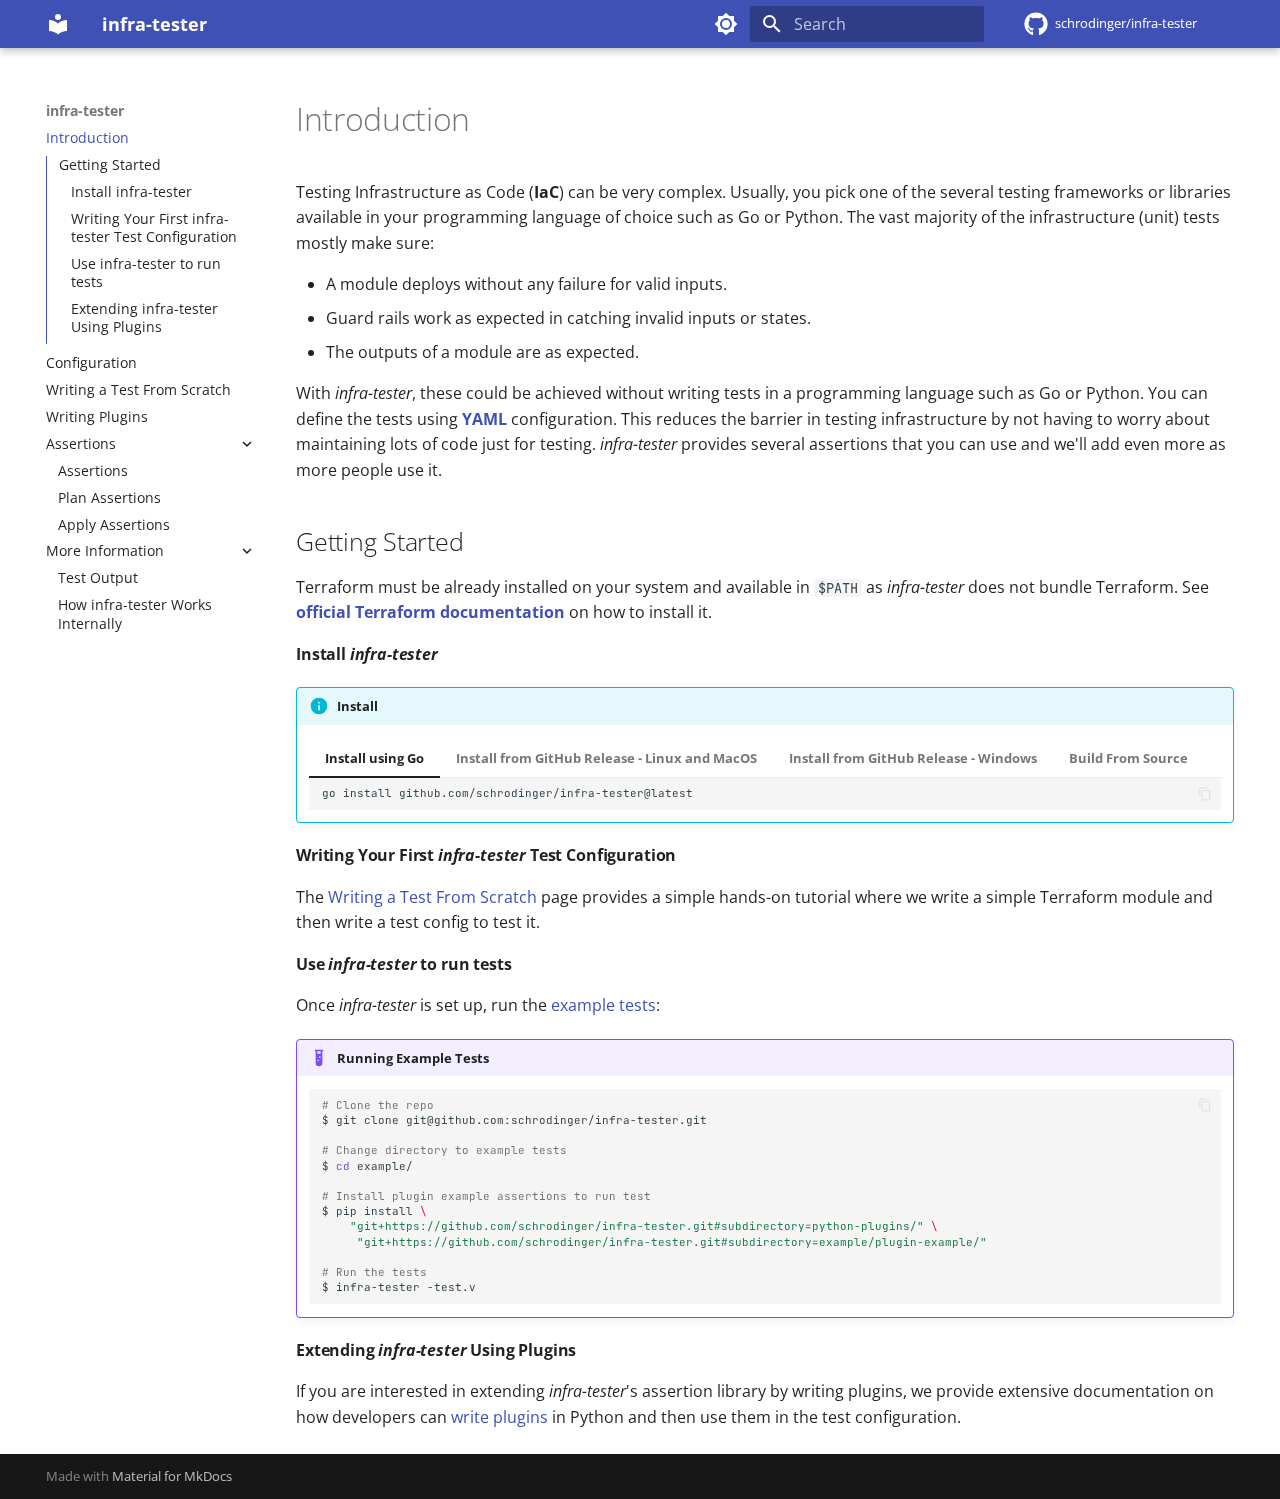
<file: index.html>
<!doctype html>
<html lang="en" class="no-js">
  <head>
    
      <meta charset="utf-8">
      <meta name="viewport" content="width=device-width,initial-scale=1">
      
      
      
      
      
        <link rel="next" href="configuration/">
      
      
      <link rel="icon" href="assets/images/favicon.png">
      <meta name="generator" content="mkdocs-1.6.1, mkdocs-material-9.6.11">
    
    
      
        <title>infra-tester</title>
      
    
    
      <link rel="stylesheet" href="assets/stylesheets/main.4af4bdda.min.css">
      
        
        <link rel="stylesheet" href="assets/stylesheets/palette.06af60db.min.css">
      
      


    
    
      
    
    
      
        
        
        <link rel="preconnect" href="https://fonts.gstatic.com" crossorigin>
        <link rel="stylesheet" href="https://fonts.googleapis.com/css?family=Open+Sans:300,300i,400,400i,700,700i%7CJetBrains+Mono:400,400i,700,700i&display=fallback">
        <style>:root{--md-text-font:"Open Sans";--md-code-font:"JetBrains Mono"}</style>
      
    
    
      <link rel="stylesheet" href="css/enhancements.css">
    
    <script>__md_scope=new URL(".",location),__md_hash=e=>[...e].reduce(((e,_)=>(e<<5)-e+_.charCodeAt(0)),0),__md_get=(e,_=localStorage,t=__md_scope)=>JSON.parse(_.getItem(t.pathname+"."+e)),__md_set=(e,_,t=localStorage,a=__md_scope)=>{try{t.setItem(a.pathname+"."+e,JSON.stringify(_))}catch(e){}}</script>
    
      

    
    
    
  </head>
  
  
    
    
      
    
    
    
    
    <body dir="ltr" data-md-color-scheme="default" data-md-color-primary="indigo" data-md-color-accent="indigo">
  
    
    <input class="md-toggle" data-md-toggle="drawer" type="checkbox" id="__drawer" autocomplete="off">
    <input class="md-toggle" data-md-toggle="search" type="checkbox" id="__search" autocomplete="off">
    <label class="md-overlay" for="__drawer"></label>
    <div data-md-component="skip">
      
        
        <a href="#introduction" class="md-skip">
          Skip to content
        </a>
      
    </div>
    <div data-md-component="announce">
      
    </div>
    
    
      

  

<header class="md-header md-header--shadow" data-md-component="header">
  <nav class="md-header__inner md-grid" aria-label="Header">
    <a href="." title="infra-tester" class="md-header__button md-logo" aria-label="infra-tester" data-md-component="logo">
      
  
  <svg xmlns="http://www.w3.org/2000/svg" viewBox="0 0 24 24"><path d="M12 8a3 3 0 0 0 3-3 3 3 0 0 0-3-3 3 3 0 0 0-3 3 3 3 0 0 0 3 3m0 3.54C9.64 9.35 6.5 8 3 8v11c3.5 0 6.64 1.35 9 3.54 2.36-2.19 5.5-3.54 9-3.54V8c-3.5 0-6.64 1.35-9 3.54"/></svg>

    </a>
    <label class="md-header__button md-icon" for="__drawer">
      
      <svg xmlns="http://www.w3.org/2000/svg" viewBox="0 0 24 24"><path d="M3 6h18v2H3zm0 5h18v2H3zm0 5h18v2H3z"/></svg>
    </label>
    <div class="md-header__title" data-md-component="header-title">
      <div class="md-header__ellipsis">
        <div class="md-header__topic">
          <span class="md-ellipsis">
            infra-tester
          </span>
        </div>
        <div class="md-header__topic" data-md-component="header-topic">
          <span class="md-ellipsis">
            
              Introduction
            
          </span>
        </div>
      </div>
    </div>
    
      
        <form class="md-header__option" data-md-component="palette">
  
    
    
    
    <input class="md-option" data-md-color-media="(prefers-color-scheme: light)" data-md-color-scheme="default" data-md-color-primary="indigo" data-md-color-accent="indigo"  aria-label="Switch to dark mode"  type="radio" name="__palette" id="__palette_0">
    
      <label class="md-header__button md-icon" title="Switch to dark mode" for="__palette_1" hidden>
        <svg xmlns="http://www.w3.org/2000/svg" viewBox="0 0 24 24"><path d="M12 8a4 4 0 0 0-4 4 4 4 0 0 0 4 4 4 4 0 0 0 4-4 4 4 0 0 0-4-4m0 10a6 6 0 0 1-6-6 6 6 0 0 1 6-6 6 6 0 0 1 6 6 6 6 0 0 1-6 6m8-9.31V4h-4.69L12 .69 8.69 4H4v4.69L.69 12 4 15.31V20h4.69L12 23.31 15.31 20H20v-4.69L23.31 12z"/></svg>
      </label>
    
  
    
    
    
    <input class="md-option" data-md-color-media="(prefers-color-scheme: dark)" data-md-color-scheme="slate" data-md-color-primary="indigo" data-md-color-accent="indigo"  aria-label="Switch to system preference"  type="radio" name="__palette" id="__palette_1">
    
      <label class="md-header__button md-icon" title="Switch to system preference" for="__palette_0" hidden>
        <svg xmlns="http://www.w3.org/2000/svg" viewBox="0 0 24 24"><path d="M12 18c-.89 0-1.74-.2-2.5-.55C11.56 16.5 13 14.42 13 12s-1.44-4.5-3.5-5.45C10.26 6.2 11.11 6 12 6a6 6 0 0 1 6 6 6 6 0 0 1-6 6m8-9.31V4h-4.69L12 .69 8.69 4H4v4.69L.69 12 4 15.31V20h4.69L12 23.31 15.31 20H20v-4.69L23.31 12z"/></svg>
      </label>
    
  
</form>
      
    
    
      <script>var palette=__md_get("__palette");if(palette&&palette.color){if("(prefers-color-scheme)"===palette.color.media){var media=matchMedia("(prefers-color-scheme: light)"),input=document.querySelector(media.matches?"[data-md-color-media='(prefers-color-scheme: light)']":"[data-md-color-media='(prefers-color-scheme: dark)']");palette.color.media=input.getAttribute("data-md-color-media"),palette.color.scheme=input.getAttribute("data-md-color-scheme"),palette.color.primary=input.getAttribute("data-md-color-primary"),palette.color.accent=input.getAttribute("data-md-color-accent")}for(var[key,value]of Object.entries(palette.color))document.body.setAttribute("data-md-color-"+key,value)}</script>
    
    
    
      
      
        <label class="md-header__button md-icon" for="__search">
          
          <svg xmlns="http://www.w3.org/2000/svg" viewBox="0 0 24 24"><path d="M9.5 3A6.5 6.5 0 0 1 16 9.5c0 1.61-.59 3.09-1.56 4.23l.27.27h.79l5 5-1.5 1.5-5-5v-.79l-.27-.27A6.52 6.52 0 0 1 9.5 16 6.5 6.5 0 0 1 3 9.5 6.5 6.5 0 0 1 9.5 3m0 2C7 5 5 7 5 9.5S7 14 9.5 14 14 12 14 9.5 12 5 9.5 5"/></svg>
        </label>
        <div class="md-search" data-md-component="search" role="dialog">
  <label class="md-search__overlay" for="__search"></label>
  <div class="md-search__inner" role="search">
    <form class="md-search__form" name="search">
      <input type="text" class="md-search__input" name="query" aria-label="Search" placeholder="Search" autocapitalize="off" autocorrect="off" autocomplete="off" spellcheck="false" data-md-component="search-query" required>
      <label class="md-search__icon md-icon" for="__search">
        
        <svg xmlns="http://www.w3.org/2000/svg" viewBox="0 0 24 24"><path d="M9.5 3A6.5 6.5 0 0 1 16 9.5c0 1.61-.59 3.09-1.56 4.23l.27.27h.79l5 5-1.5 1.5-5-5v-.79l-.27-.27A6.52 6.52 0 0 1 9.5 16 6.5 6.5 0 0 1 3 9.5 6.5 6.5 0 0 1 9.5 3m0 2C7 5 5 7 5 9.5S7 14 9.5 14 14 12 14 9.5 12 5 9.5 5"/></svg>
        
        <svg xmlns="http://www.w3.org/2000/svg" viewBox="0 0 24 24"><path d="M20 11v2H8l5.5 5.5-1.42 1.42L4.16 12l7.92-7.92L13.5 5.5 8 11z"/></svg>
      </label>
      <nav class="md-search__options" aria-label="Search">
        
        <button type="reset" class="md-search__icon md-icon" title="Clear" aria-label="Clear" tabindex="-1">
          
          <svg xmlns="http://www.w3.org/2000/svg" viewBox="0 0 24 24"><path d="M19 6.41 17.59 5 12 10.59 6.41 5 5 6.41 10.59 12 5 17.59 6.41 19 12 13.41 17.59 19 19 17.59 13.41 12z"/></svg>
        </button>
      </nav>
      
    </form>
    <div class="md-search__output">
      <div class="md-search__scrollwrap" tabindex="0" data-md-scrollfix>
        <div class="md-search-result" data-md-component="search-result">
          <div class="md-search-result__meta">
            Initializing search
          </div>
          <ol class="md-search-result__list" role="presentation"></ol>
        </div>
      </div>
    </div>
  </div>
</div>
      
    
    
      <div class="md-header__source">
        <a href="https://github.com/schrodinger/infra-tester" title="Go to repository" class="md-source" data-md-component="source">
  <div class="md-source__icon md-icon">
    
    <svg xmlns="http://www.w3.org/2000/svg" viewBox="0 0 496 512"><!--! Font Awesome Free 6.7.2 by @fontawesome - https://fontawesome.com License - https://fontawesome.com/license/free (Icons: CC BY 4.0, Fonts: SIL OFL 1.1, Code: MIT License) Copyright 2024 Fonticons, Inc.--><path d="M165.9 397.4c0 2-2.3 3.6-5.2 3.6-3.3.3-5.6-1.3-5.6-3.6 0-2 2.3-3.6 5.2-3.6 3-.3 5.6 1.3 5.6 3.6m-31.1-4.5c-.7 2 1.3 4.3 4.3 4.9 2.6 1 5.6 0 6.2-2s-1.3-4.3-4.3-5.2c-2.6-.7-5.5.3-6.2 2.3m44.2-1.7c-2.9.7-4.9 2.6-4.6 4.9.3 2 2.9 3.3 5.9 2.6 2.9-.7 4.9-2.6 4.6-4.6-.3-1.9-3-3.2-5.9-2.9M244.8 8C106.1 8 0 113.3 0 252c0 110.9 69.8 205.8 169.5 239.2 12.8 2.3 17.3-5.6 17.3-12.1 0-6.2-.3-40.4-.3-61.4 0 0-70 15-84.7-29.8 0 0-11.4-29.1-27.8-36.6 0 0-22.9-15.7 1.6-15.4 0 0 24.9 2 38.6 25.8 21.9 38.6 58.6 27.5 72.9 20.9 2.3-16 8.8-27.1 16-33.7-55.9-6.2-112.3-14.3-112.3-110.5 0-27.5 7.6-41.3 23.6-58.9-2.6-6.5-11.1-33.3 2.6-67.9 20.9-6.5 69 27 69 27 20-5.6 41.5-8.5 62.8-8.5s42.8 2.9 62.8 8.5c0 0 48.1-33.6 69-27 13.7 34.7 5.2 61.4 2.6 67.9 16 17.7 25.8 31.5 25.8 58.9 0 96.5-58.9 104.2-114.8 110.5 9.2 7.9 17 22.9 17 46.4 0 33.7-.3 75.4-.3 83.6 0 6.5 4.6 14.4 17.3 12.1C428.2 457.8 496 362.9 496 252 496 113.3 383.5 8 244.8 8M97.2 352.9c-1.3 1-1 3.3.7 5.2 1.6 1.6 3.9 2.3 5.2 1 1.3-1 1-3.3-.7-5.2-1.6-1.6-3.9-2.3-5.2-1m-10.8-8.1c-.7 1.3.3 2.9 2.3 3.9 1.6 1 3.6.7 4.3-.7.7-1.3-.3-2.9-2.3-3.9-2-.6-3.6-.3-4.3.7m32.4 35.6c-1.6 1.3-1 4.3 1.3 6.2 2.3 2.3 5.2 2.6 6.5 1 1.3-1.3.7-4.3-1.3-6.2-2.2-2.3-5.2-2.6-6.5-1m-11.4-14.7c-1.6 1-1.6 3.6 0 5.9s4.3 3.3 5.6 2.3c1.6-1.3 1.6-3.9 0-6.2-1.4-2.3-4-3.3-5.6-2"/></svg>
  </div>
  <div class="md-source__repository">
    schrodinger/infra-tester
  </div>
</a>
      </div>
    
  </nav>
  
</header>
    
    <div class="md-container" data-md-component="container">
      
      
        
          
        
      
      <main class="md-main" data-md-component="main">
        <div class="md-main__inner md-grid">
          
            
              
              <div class="md-sidebar md-sidebar--primary" data-md-component="sidebar" data-md-type="navigation" >
                <div class="md-sidebar__scrollwrap">
                  <div class="md-sidebar__inner">
                    



  

<nav class="md-nav md-nav--primary md-nav--integrated" aria-label="Navigation" data-md-level="0">
  <label class="md-nav__title" for="__drawer">
    <a href="." title="infra-tester" class="md-nav__button md-logo" aria-label="infra-tester" data-md-component="logo">
      
  
  <svg xmlns="http://www.w3.org/2000/svg" viewBox="0 0 24 24"><path d="M12 8a3 3 0 0 0 3-3 3 3 0 0 0-3-3 3 3 0 0 0-3 3 3 3 0 0 0 3 3m0 3.54C9.64 9.35 6.5 8 3 8v11c3.5 0 6.64 1.35 9 3.54 2.36-2.19 5.5-3.54 9-3.54V8c-3.5 0-6.64 1.35-9 3.54"/></svg>

    </a>
    infra-tester
  </label>
  
    <div class="md-nav__source">
      <a href="https://github.com/schrodinger/infra-tester" title="Go to repository" class="md-source" data-md-component="source">
  <div class="md-source__icon md-icon">
    
    <svg xmlns="http://www.w3.org/2000/svg" viewBox="0 0 496 512"><!--! Font Awesome Free 6.7.2 by @fontawesome - https://fontawesome.com License - https://fontawesome.com/license/free (Icons: CC BY 4.0, Fonts: SIL OFL 1.1, Code: MIT License) Copyright 2024 Fonticons, Inc.--><path d="M165.9 397.4c0 2-2.3 3.6-5.2 3.6-3.3.3-5.6-1.3-5.6-3.6 0-2 2.3-3.6 5.2-3.6 3-.3 5.6 1.3 5.6 3.6m-31.1-4.5c-.7 2 1.3 4.3 4.3 4.9 2.6 1 5.6 0 6.2-2s-1.3-4.3-4.3-5.2c-2.6-.7-5.5.3-6.2 2.3m44.2-1.7c-2.9.7-4.9 2.6-4.6 4.9.3 2 2.9 3.3 5.9 2.6 2.9-.7 4.9-2.6 4.6-4.6-.3-1.9-3-3.2-5.9-2.9M244.8 8C106.1 8 0 113.3 0 252c0 110.9 69.8 205.8 169.5 239.2 12.8 2.3 17.3-5.6 17.3-12.1 0-6.2-.3-40.4-.3-61.4 0 0-70 15-84.7-29.8 0 0-11.4-29.1-27.8-36.6 0 0-22.9-15.7 1.6-15.4 0 0 24.9 2 38.6 25.8 21.9 38.6 58.6 27.5 72.9 20.9 2.3-16 8.8-27.1 16-33.7-55.9-6.2-112.3-14.3-112.3-110.5 0-27.5 7.6-41.3 23.6-58.9-2.6-6.5-11.1-33.3 2.6-67.9 20.9-6.5 69 27 69 27 20-5.6 41.5-8.5 62.8-8.5s42.8 2.9 62.8 8.5c0 0 48.1-33.6 69-27 13.7 34.7 5.2 61.4 2.6 67.9 16 17.7 25.8 31.5 25.8 58.9 0 96.5-58.9 104.2-114.8 110.5 9.2 7.9 17 22.9 17 46.4 0 33.7-.3 75.4-.3 83.6 0 6.5 4.6 14.4 17.3 12.1C428.2 457.8 496 362.9 496 252 496 113.3 383.5 8 244.8 8M97.2 352.9c-1.3 1-1 3.3.7 5.2 1.6 1.6 3.9 2.3 5.2 1 1.3-1 1-3.3-.7-5.2-1.6-1.6-3.9-2.3-5.2-1m-10.8-8.1c-.7 1.3.3 2.9 2.3 3.9 1.6 1 3.6.7 4.3-.7.7-1.3-.3-2.9-2.3-3.9-2-.6-3.6-.3-4.3.7m32.4 35.6c-1.6 1.3-1 4.3 1.3 6.2 2.3 2.3 5.2 2.6 6.5 1 1.3-1.3.7-4.3-1.3-6.2-2.2-2.3-5.2-2.6-6.5-1m-11.4-14.7c-1.6 1-1.6 3.6 0 5.9s4.3 3.3 5.6 2.3c1.6-1.3 1.6-3.9 0-6.2-1.4-2.3-4-3.3-5.6-2"/></svg>
  </div>
  <div class="md-source__repository">
    schrodinger/infra-tester
  </div>
</a>
    </div>
  
  <ul class="md-nav__list" data-md-scrollfix>
    
      
      
  
  
    
  
  
  
    <li class="md-nav__item md-nav__item--active">
      
      <input class="md-nav__toggle md-toggle" type="checkbox" id="__toc">
      
      
        
      
      
        <label class="md-nav__link md-nav__link--active" for="__toc">
          
  
  
  <span class="md-ellipsis">
    Introduction
    
  </span>
  

          <span class="md-nav__icon md-icon"></span>
        </label>
      
      <a href="." class="md-nav__link md-nav__link--active">
        
  
  
  <span class="md-ellipsis">
    Introduction
    
  </span>
  

      </a>
      
        

<nav class="md-nav md-nav--secondary" aria-label="Table of contents">
  
  
  
    
  
  
    <label class="md-nav__title" for="__toc">
      <span class="md-nav__icon md-icon"></span>
      Table of contents
    </label>
    <ul class="md-nav__list" data-md-component="toc" data-md-scrollfix>
      
        <li class="md-nav__item">
  <a href="#getting-started" class="md-nav__link">
    <span class="md-ellipsis">
      Getting Started
    </span>
  </a>
  
    <nav class="md-nav" aria-label="Getting Started">
      <ul class="md-nav__list">
        
          <li class="md-nav__item">
  <a href="#install-infra-tester" class="md-nav__link">
    <span class="md-ellipsis">
      Install infra-tester
    </span>
  </a>
  
</li>
        
          <li class="md-nav__item">
  <a href="#writing-your-first-infra-tester-test-configuration" class="md-nav__link">
    <span class="md-ellipsis">
      Writing Your First infra-tester Test Configuration
    </span>
  </a>
  
</li>
        
          <li class="md-nav__item">
  <a href="#use-infra-tester-to-run-tests" class="md-nav__link">
    <span class="md-ellipsis">
      Use infra-tester to run tests
    </span>
  </a>
  
</li>
        
          <li class="md-nav__item">
  <a href="#extending-infra-tester-using-plugins" class="md-nav__link">
    <span class="md-ellipsis">
      Extending infra-tester Using Plugins
    </span>
  </a>
  
</li>
        
      </ul>
    </nav>
  
</li>
      
    </ul>
  
</nav>
      
    </li>
  

    
      
      
  
  
  
  
    <li class="md-nav__item">
      <a href="configuration/" class="md-nav__link">
        
  
  
  <span class="md-ellipsis">
    Configuration
    
  </span>
  

      </a>
    </li>
  

    
      
      
  
  
  
  
    <li class="md-nav__item">
      <a href="writing_tests/" class="md-nav__link">
        
  
  
  <span class="md-ellipsis">
    Writing a Test From Scratch
    
  </span>
  

      </a>
    </li>
  

    
      
      
  
  
  
  
    <li class="md-nav__item">
      <a href="extending_infra_tester/" class="md-nav__link">
        
  
  
  <span class="md-ellipsis">
    Writing Plugins
    
  </span>
  

      </a>
    </li>
  

    
      
      
  
  
  
  
    
    
    
    
    
    <li class="md-nav__item md-nav__item--nested">
      
        
        
          
        
        <input class="md-nav__toggle md-toggle md-toggle--indeterminate" type="checkbox" id="__nav_5" >
        
          
          <label class="md-nav__link" for="__nav_5" id="__nav_5_label" tabindex="0">
            
  
  
  <span class="md-ellipsis">
    Assertions
    
  </span>
  

            <span class="md-nav__icon md-icon"></span>
          </label>
        
        <nav class="md-nav" data-md-level="1" aria-labelledby="__nav_5_label" aria-expanded="false">
          <label class="md-nav__title" for="__nav_5">
            <span class="md-nav__icon md-icon"></span>
            Assertions
          </label>
          <ul class="md-nav__list" data-md-scrollfix>
            
              
                
  
  
  
  
    <li class="md-nav__item">
      <a href="assertions/" class="md-nav__link">
        
  
  
  <span class="md-ellipsis">
    Assertions
    
  </span>
  

      </a>
    </li>
  

              
            
              
                
  
  
  
  
    <li class="md-nav__item">
      <a href="plan_assertions/" class="md-nav__link">
        
  
  
  <span class="md-ellipsis">
    Plan Assertions
    
  </span>
  

      </a>
    </li>
  

              
            
              
                
  
  
  
  
    <li class="md-nav__item">
      <a href="apply_assertions/" class="md-nav__link">
        
  
  
  <span class="md-ellipsis">
    Apply Assertions
    
  </span>
  

      </a>
    </li>
  

              
            
          </ul>
        </nav>
      
    </li>
  

    
      
      
  
  
  
  
    
    
    
    
    
    <li class="md-nav__item md-nav__item--nested">
      
        
        
          
        
        <input class="md-nav__toggle md-toggle md-toggle--indeterminate" type="checkbox" id="__nav_6" >
        
          
          <label class="md-nav__link" for="__nav_6" id="__nav_6_label" tabindex="0">
            
  
  
  <span class="md-ellipsis">
    More Information
    
  </span>
  

            <span class="md-nav__icon md-icon"></span>
          </label>
        
        <nav class="md-nav" data-md-level="1" aria-labelledby="__nav_6_label" aria-expanded="false">
          <label class="md-nav__title" for="__nav_6">
            <span class="md-nav__icon md-icon"></span>
            More Information
          </label>
          <ul class="md-nav__list" data-md-scrollfix>
            
              
                
  
  
  
  
    <li class="md-nav__item">
      <a href="test_output/" class="md-nav__link">
        
  
  
  <span class="md-ellipsis">
    Test Output
    
  </span>
  

      </a>
    </li>
  

              
            
              
                
  
  
  
  
    <li class="md-nav__item">
      <a href="infra_tester_internals/" class="md-nav__link">
        
  
  
  <span class="md-ellipsis">
    How infra-tester Works Internally
    
  </span>
  

      </a>
    </li>
  

              
            
          </ul>
        </nav>
      
    </li>
  

    
  </ul>
</nav>
                  </div>
                </div>
              </div>
            
            
          
          
            <div class="md-content" data-md-component="content">
              <article class="md-content__inner md-typeset">
                
                  


  
  


<h1 id="introduction">Introduction<a class="headerlink" href="#introduction" title="Permanent link">&para;</a></h1>
<p>Testing Infrastructure as Code (<strong>IaC</strong>) can be very complex. Usually, you pick one of the several testing frameworks or libraries available in your programming language of choice such as Go or Python. The vast majority of the infrastructure (unit) tests mostly make sure:</p>
<ul>
<li>A module deploys without any failure for valid inputs.</li>
<li>Guard rails work as expected in catching invalid inputs or states.</li>
<li>The outputs of a module are as expected.</li>
</ul>
<p>With <em>infra-tester</em>, these could be achieved without writing tests in a programming language such as Go or Python. You can define the tests using <a href="https://yaml.org/"><strong>YAML</strong></a> configuration. This reduces the barrier in testing infrastructure by not having to worry about maintaining lots of code just for testing. <em>infra-tester</em> provides several assertions that you can use and we'll add even more as more people use it.</p>
<h2 id="getting-started">Getting Started<a class="headerlink" href="#getting-started" title="Permanent link">&para;</a></h2>
<p>Terraform must be already installed on your system and available in <code>$PATH</code> as <em>infra-tester</em> does not bundle Terraform.
See <a href="https://developer.hashicorp.com/terraform/tutorials/aws-get-started/install-cli#install-terraform"><strong>official Terraform documentation</strong></a> on how to install it.</p>
<h4 id="install-infra-tester">Install <em>infra-tester</em><a class="headerlink" href="#install-infra-tester" title="Permanent link">&para;</a></h4>
<div class="admonition info">
<p class="admonition-title">Install</p>
<div class="tabbed-set tabbed-alternate" data-tabs="1:4"><input checked="checked" id="__tabbed_1_1" name="__tabbed_1" type="radio" /><input id="__tabbed_1_2" name="__tabbed_1" type="radio" /><input id="__tabbed_1_3" name="__tabbed_1" type="radio" /><input id="__tabbed_1_4" name="__tabbed_1" type="radio" /><div class="tabbed-labels"><label for="__tabbed_1_1">Install using Go</label><label for="__tabbed_1_2">Install from GitHub Release - Linux and MacOS</label><label for="__tabbed_1_3">Install from GitHub Release - Windows</label><label for="__tabbed_1_4">Build From Source</label></div>
<div class="tabbed-content">
<div class="tabbed-block">
<div class="highlight"><pre><span></span><code>go<span class="w"> </span>install<span class="w"> </span>github.com/schrodinger/infra-tester@latest
</code></pre></div>
</div>
<div class="tabbed-block">
<div class="highlight"><pre><span></span><code><span class="nv">PLATFORM</span><span class="o">=</span>linux
<span class="nv">PLATFORM</span><span class="o">=</span>macos
<span class="c1"># Download the latest release binary</span>
$<span class="w"> </span>curl<span class="w"> </span>-L<span class="w"> </span>https://github.com/schrodinger/infra-tester/releases/latest/download/infra-tester-<span class="si">${</span><span class="nv">PLATFORM</span><span class="si">}</span>-x86_64<span class="w"> </span>-o<span class="w"> </span>infra-tester

<span class="c1"># Make it executable</span>
$<span class="w"> </span>chmod<span class="w"> </span>+x<span class="w"> </span>infra-tester

<span class="c1"># Move it to a directory in the $PATH</span>
$<span class="w"> </span>sudo<span class="w"> </span>mv<span class="w"> </span>infra-tester<span class="w"> </span>/usr/local/bin
</code></pre></div>
</div>
<div class="tabbed-block">
<ol>
<li>
<p>Download the latest Windows release binary from the below URL:
    <div class="highlight"><pre><span></span><code>https://github.com/schrodinger/infra-tester/releases/latest/download/infra-tester-windows-x86_64.exe
</code></pre></div></p>
</li>
<li>
<p>Move it to a directory under <code>PATH</code>, or add the directory where you'd like to keep the executable to <code>PATH</code>.</p>
</li>
</ol>
</div>
<div class="tabbed-block">
<div class="highlight"><pre><span></span><code><span class="c1"># Clone the repo</span>
$<span class="w"> </span>git<span class="w"> </span>clone<span class="w"> </span>git@github.com:schrodinger/infra-tester.git

<span class="c1"># Build the executable and move the binary to a directory in the $PATH</span>
$<span class="w"> </span><span class="nb">cd</span><span class="w"> </span>infra-tester<span class="w"> </span><span class="o">&amp;&amp;</span><span class="w"> </span>go<span class="w"> </span>build<span class="w"> </span>-o<span class="w"> </span>bin/infra-tester
$<span class="w"> </span>sudo<span class="w"> </span>mv<span class="w"> </span>infra-tester<span class="w"> </span>/usr/local/bin

<span class="c1"># OR you may run go install</span>
$<span class="w"> </span>go<span class="w"> </span>install
</code></pre></div>
</div>
</div>
</div>
</div>
<h4 id="writing-your-first-infra-tester-test-configuration">Writing Your First <em>infra-tester</em> Test Configuration<a class="headerlink" href="#writing-your-first-infra-tester-test-configuration" title="Permanent link">&para;</a></h4>
<p>The <a href="writing_tests/">Writing a Test From Scratch</a> page provides a simple hands-on
tutorial where we write a simple Terraform module and then write a test config
to test it.</p>
<h4 id="use-infra-tester-to-run-tests">Use <em>infra-tester</em> to run tests<a class="headerlink" href="#use-infra-tester-to-run-tests" title="Permanent link">&para;</a></h4>
<p>Once <em>infra-tester</em> is set up, run the <a href="https://github.com/schrodinger/infra-tester/tree/main/example">example tests</a>:</p>
<div class="admonition example">
<p class="admonition-title">Running Example Tests</p>
<div class="highlight"><pre><span></span><code><span class="c1"># Clone the repo</span>
$<span class="w"> </span>git<span class="w"> </span>clone<span class="w"> </span>git@github.com:schrodinger/infra-tester.git

<span class="c1"># Change directory to example tests</span>
$<span class="w"> </span><span class="nb">cd</span><span class="w"> </span>example/

<span class="c1"># Install plugin example assertions to run test</span>
$<span class="w"> </span>pip<span class="w"> </span>install<span class="w"> </span><span class="se">\</span>
<span class="w">    </span><span class="s2">&quot;git+https://github.com/schrodinger/infra-tester.git#subdirectory=python-plugins/&quot;</span><span class="w"> </span><span class="se">\</span>
<span class="w">     </span><span class="s2">&quot;git+https://github.com/schrodinger/infra-tester.git#subdirectory=example/plugin-example/&quot;</span>

<span class="c1"># Run the tests</span>
$<span class="w"> </span>infra-tester<span class="w"> </span>-test.v
</code></pre></div>
</div>
<h4 id="extending-infra-tester-using-plugins">Extending <em>infra-tester</em> Using Plugins<a class="headerlink" href="#extending-infra-tester-using-plugins" title="Permanent link">&para;</a></h4>
<p>If you are interested in extending <em>infra-tester</em>'s assertion library by writing
plugins, we provide extensive documentation on how developers can <a href="extending_infra_tester/">write plugins</a> in Python and then use them in the test configuration.</p>












                
              </article>
            </div>
          
          
<script>var target=document.getElementById(location.hash.slice(1));target&&target.name&&(target.checked=target.name.startsWith("__tabbed_"))</script>
        </div>
        
      </main>
      
        <footer class="md-footer">
  
  <div class="md-footer-meta md-typeset">
    <div class="md-footer-meta__inner md-grid">
      <div class="md-copyright">
  
  
    Made with
    <a href="https://squidfunk.github.io/mkdocs-material/" target="_blank" rel="noopener">
      Material for MkDocs
    </a>
  
</div>
      
    </div>
  </div>
</footer>
      
    </div>
    <div class="md-dialog" data-md-component="dialog">
      <div class="md-dialog__inner md-typeset"></div>
    </div>
    
    
    
      
      <script id="__config" type="application/json">{"base": ".", "features": ["toc.integrate", "navigation.instant", "navigation.tracking", "navigation.expand", "content.code.annotate", "content.code.copy"], "search": "assets/javascripts/workers/search.f8cc74c7.min.js", "tags": null, "translations": {"clipboard.copied": "Copied to clipboard", "clipboard.copy": "Copy to clipboard", "search.result.more.one": "1 more on this page", "search.result.more.other": "# more on this page", "search.result.none": "No matching documents", "search.result.one": "1 matching document", "search.result.other": "# matching documents", "search.result.placeholder": "Type to start searching", "search.result.term.missing": "Missing", "select.version": "Select version"}, "version": null}</script>
    
    
      <script src="assets/javascripts/bundle.c8b220af.min.js"></script>
      
    
  </body>
</html>
</file>
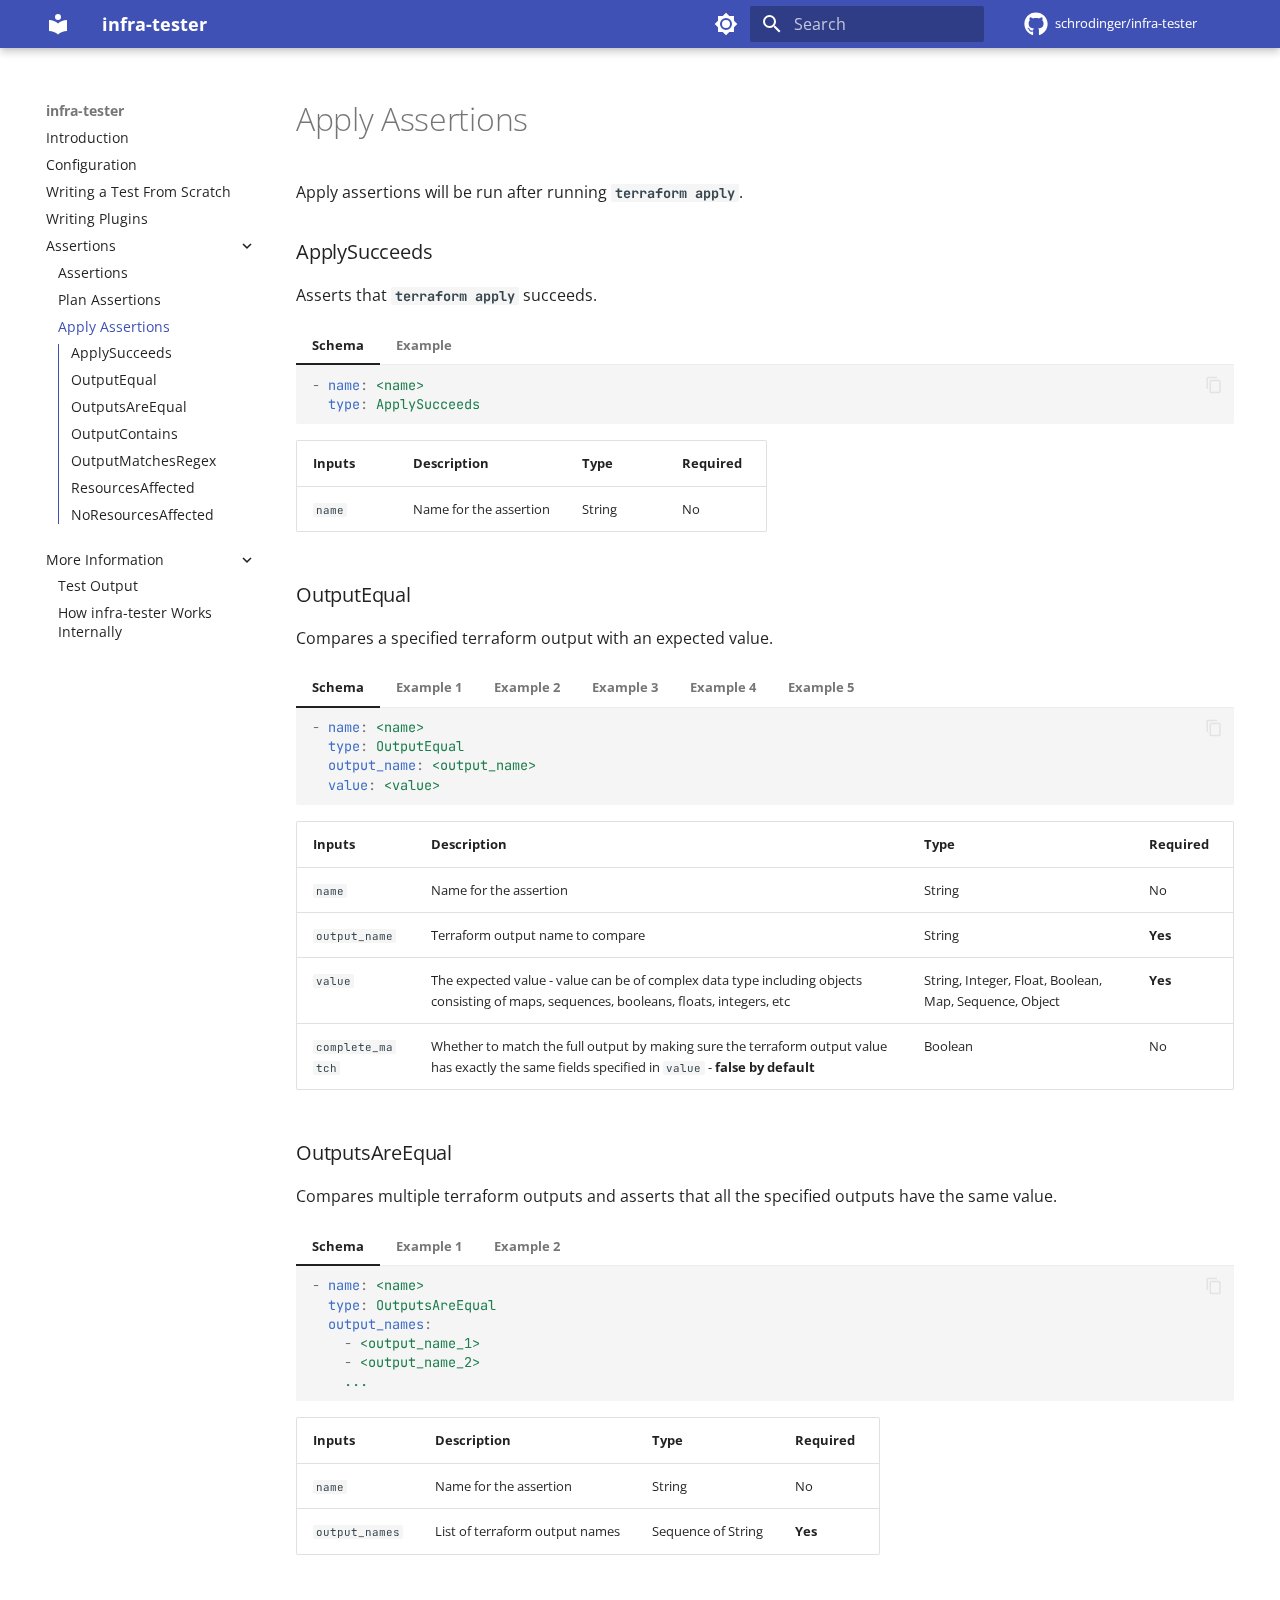
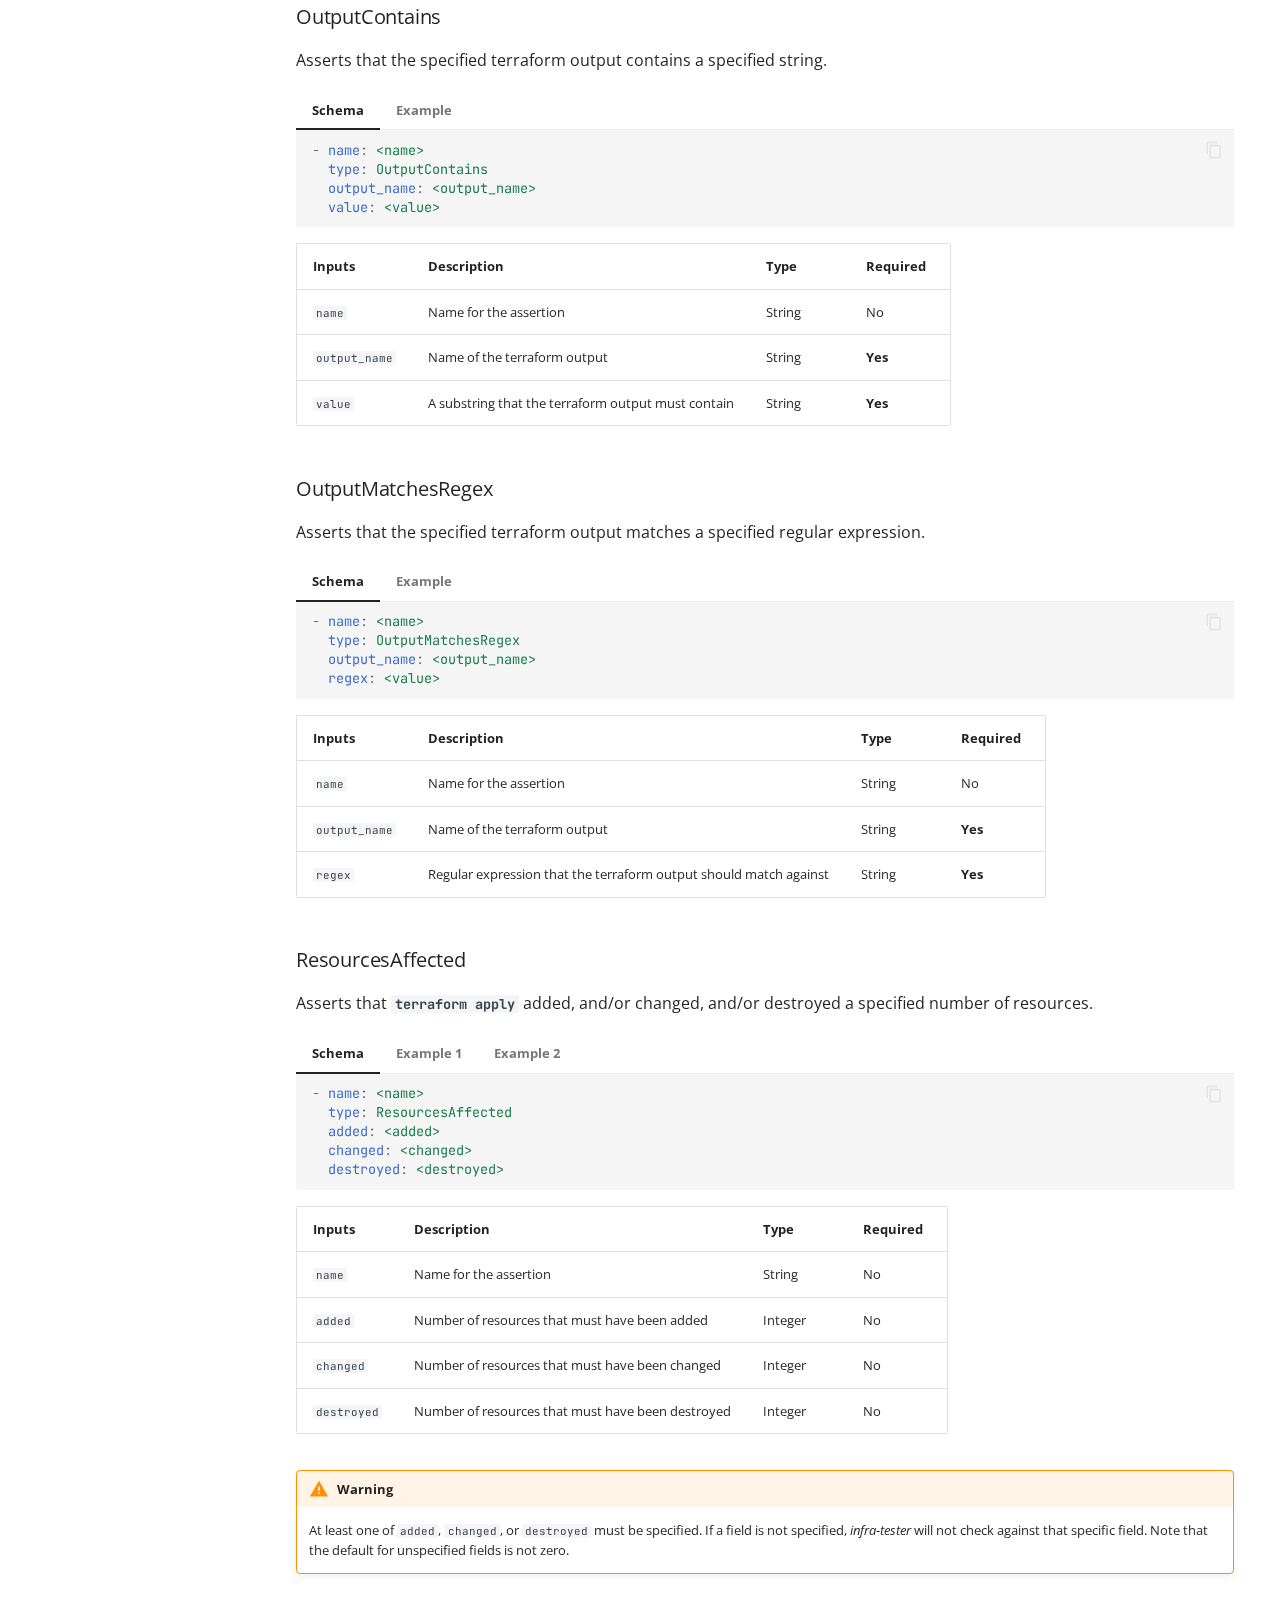
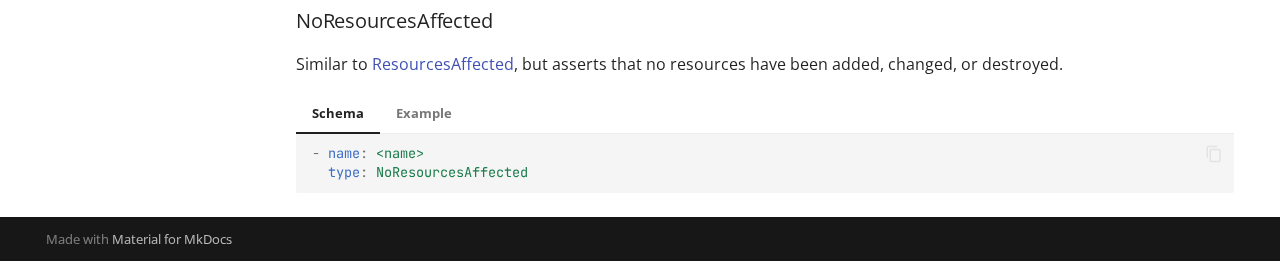
<file: apply_assertions/index.html>
<!doctype html>
<html lang="en" class="no-js">
  <head>
    
      <meta charset="utf-8">
      <meta name="viewport" content="width=device-width,initial-scale=1">
      
      
      
      
        <link rel="prev" href="../plan_assertions/">
      
      
        <link rel="next" href="../test_output/">
      
      
      <link rel="icon" href="../assets/images/favicon.png">
      <meta name="generator" content="mkdocs-1.6.1, mkdocs-material-9.6.11">
    
    
      
        <title>Apply Assertions - infra-tester</title>
      
    
    
      <link rel="stylesheet" href="../assets/stylesheets/main.4af4bdda.min.css">
      
        
        <link rel="stylesheet" href="../assets/stylesheets/palette.06af60db.min.css">
      
      


    
    
      
    
    
      
        
        
        <link rel="preconnect" href="https://fonts.gstatic.com" crossorigin>
        <link rel="stylesheet" href="https://fonts.googleapis.com/css?family=Open+Sans:300,300i,400,400i,700,700i%7CJetBrains+Mono:400,400i,700,700i&display=fallback">
        <style>:root{--md-text-font:"Open Sans";--md-code-font:"JetBrains Mono"}</style>
      
    
    
      <link rel="stylesheet" href="../css/enhancements.css">
    
    <script>__md_scope=new URL("..",location),__md_hash=e=>[...e].reduce(((e,_)=>(e<<5)-e+_.charCodeAt(0)),0),__md_get=(e,_=localStorage,t=__md_scope)=>JSON.parse(_.getItem(t.pathname+"."+e)),__md_set=(e,_,t=localStorage,a=__md_scope)=>{try{t.setItem(a.pathname+"."+e,JSON.stringify(_))}catch(e){}}</script>
    
      

    
    
    
  </head>
  
  
    
    
      
    
    
    
    
    <body dir="ltr" data-md-color-scheme="default" data-md-color-primary="indigo" data-md-color-accent="indigo">
  
    
    <input class="md-toggle" data-md-toggle="drawer" type="checkbox" id="__drawer" autocomplete="off">
    <input class="md-toggle" data-md-toggle="search" type="checkbox" id="__search" autocomplete="off">
    <label class="md-overlay" for="__drawer"></label>
    <div data-md-component="skip">
      
        
        <a href="#apply-assertions" class="md-skip">
          Skip to content
        </a>
      
    </div>
    <div data-md-component="announce">
      
    </div>
    
    
      

  

<header class="md-header md-header--shadow" data-md-component="header">
  <nav class="md-header__inner md-grid" aria-label="Header">
    <a href=".." title="infra-tester" class="md-header__button md-logo" aria-label="infra-tester" data-md-component="logo">
      
  
  <svg xmlns="http://www.w3.org/2000/svg" viewBox="0 0 24 24"><path d="M12 8a3 3 0 0 0 3-3 3 3 0 0 0-3-3 3 3 0 0 0-3 3 3 3 0 0 0 3 3m0 3.54C9.64 9.35 6.5 8 3 8v11c3.5 0 6.64 1.35 9 3.54 2.36-2.19 5.5-3.54 9-3.54V8c-3.5 0-6.64 1.35-9 3.54"/></svg>

    </a>
    <label class="md-header__button md-icon" for="__drawer">
      
      <svg xmlns="http://www.w3.org/2000/svg" viewBox="0 0 24 24"><path d="M3 6h18v2H3zm0 5h18v2H3zm0 5h18v2H3z"/></svg>
    </label>
    <div class="md-header__title" data-md-component="header-title">
      <div class="md-header__ellipsis">
        <div class="md-header__topic">
          <span class="md-ellipsis">
            infra-tester
          </span>
        </div>
        <div class="md-header__topic" data-md-component="header-topic">
          <span class="md-ellipsis">
            
              Apply Assertions
            
          </span>
        </div>
      </div>
    </div>
    
      
        <form class="md-header__option" data-md-component="palette">
  
    
    
    
    <input class="md-option" data-md-color-media="(prefers-color-scheme: light)" data-md-color-scheme="default" data-md-color-primary="indigo" data-md-color-accent="indigo"  aria-label="Switch to dark mode"  type="radio" name="__palette" id="__palette_0">
    
      <label class="md-header__button md-icon" title="Switch to dark mode" for="__palette_1" hidden>
        <svg xmlns="http://www.w3.org/2000/svg" viewBox="0 0 24 24"><path d="M12 8a4 4 0 0 0-4 4 4 4 0 0 0 4 4 4 4 0 0 0 4-4 4 4 0 0 0-4-4m0 10a6 6 0 0 1-6-6 6 6 0 0 1 6-6 6 6 0 0 1 6 6 6 6 0 0 1-6 6m8-9.31V4h-4.69L12 .69 8.69 4H4v4.69L.69 12 4 15.31V20h4.69L12 23.31 15.31 20H20v-4.69L23.31 12z"/></svg>
      </label>
    
  
    
    
    
    <input class="md-option" data-md-color-media="(prefers-color-scheme: dark)" data-md-color-scheme="slate" data-md-color-primary="indigo" data-md-color-accent="indigo"  aria-label="Switch to system preference"  type="radio" name="__palette" id="__palette_1">
    
      <label class="md-header__button md-icon" title="Switch to system preference" for="__palette_0" hidden>
        <svg xmlns="http://www.w3.org/2000/svg" viewBox="0 0 24 24"><path d="M12 18c-.89 0-1.74-.2-2.5-.55C11.56 16.5 13 14.42 13 12s-1.44-4.5-3.5-5.45C10.26 6.2 11.11 6 12 6a6 6 0 0 1 6 6 6 6 0 0 1-6 6m8-9.31V4h-4.69L12 .69 8.69 4H4v4.69L.69 12 4 15.31V20h4.69L12 23.31 15.31 20H20v-4.69L23.31 12z"/></svg>
      </label>
    
  
</form>
      
    
    
      <script>var palette=__md_get("__palette");if(palette&&palette.color){if("(prefers-color-scheme)"===palette.color.media){var media=matchMedia("(prefers-color-scheme: light)"),input=document.querySelector(media.matches?"[data-md-color-media='(prefers-color-scheme: light)']":"[data-md-color-media='(prefers-color-scheme: dark)']");palette.color.media=input.getAttribute("data-md-color-media"),palette.color.scheme=input.getAttribute("data-md-color-scheme"),palette.color.primary=input.getAttribute("data-md-color-primary"),palette.color.accent=input.getAttribute("data-md-color-accent")}for(var[key,value]of Object.entries(palette.color))document.body.setAttribute("data-md-color-"+key,value)}</script>
    
    
    
      
      
        <label class="md-header__button md-icon" for="__search">
          
          <svg xmlns="http://www.w3.org/2000/svg" viewBox="0 0 24 24"><path d="M9.5 3A6.5 6.5 0 0 1 16 9.5c0 1.61-.59 3.09-1.56 4.23l.27.27h.79l5 5-1.5 1.5-5-5v-.79l-.27-.27A6.52 6.52 0 0 1 9.5 16 6.5 6.5 0 0 1 3 9.5 6.5 6.5 0 0 1 9.5 3m0 2C7 5 5 7 5 9.5S7 14 9.5 14 14 12 14 9.5 12 5 9.5 5"/></svg>
        </label>
        <div class="md-search" data-md-component="search" role="dialog">
  <label class="md-search__overlay" for="__search"></label>
  <div class="md-search__inner" role="search">
    <form class="md-search__form" name="search">
      <input type="text" class="md-search__input" name="query" aria-label="Search" placeholder="Search" autocapitalize="off" autocorrect="off" autocomplete="off" spellcheck="false" data-md-component="search-query" required>
      <label class="md-search__icon md-icon" for="__search">
        
        <svg xmlns="http://www.w3.org/2000/svg" viewBox="0 0 24 24"><path d="M9.5 3A6.5 6.5 0 0 1 16 9.5c0 1.61-.59 3.09-1.56 4.23l.27.27h.79l5 5-1.5 1.5-5-5v-.79l-.27-.27A6.52 6.52 0 0 1 9.5 16 6.5 6.5 0 0 1 3 9.5 6.5 6.5 0 0 1 9.5 3m0 2C7 5 5 7 5 9.5S7 14 9.5 14 14 12 14 9.5 12 5 9.5 5"/></svg>
        
        <svg xmlns="http://www.w3.org/2000/svg" viewBox="0 0 24 24"><path d="M20 11v2H8l5.5 5.5-1.42 1.42L4.16 12l7.92-7.92L13.5 5.5 8 11z"/></svg>
      </label>
      <nav class="md-search__options" aria-label="Search">
        
        <button type="reset" class="md-search__icon md-icon" title="Clear" aria-label="Clear" tabindex="-1">
          
          <svg xmlns="http://www.w3.org/2000/svg" viewBox="0 0 24 24"><path d="M19 6.41 17.59 5 12 10.59 6.41 5 5 6.41 10.59 12 5 17.59 6.41 19 12 13.41 17.59 19 19 17.59 13.41 12z"/></svg>
        </button>
      </nav>
      
    </form>
    <div class="md-search__output">
      <div class="md-search__scrollwrap" tabindex="0" data-md-scrollfix>
        <div class="md-search-result" data-md-component="search-result">
          <div class="md-search-result__meta">
            Initializing search
          </div>
          <ol class="md-search-result__list" role="presentation"></ol>
        </div>
      </div>
    </div>
  </div>
</div>
      
    
    
      <div class="md-header__source">
        <a href="https://github.com/schrodinger/infra-tester" title="Go to repository" class="md-source" data-md-component="source">
  <div class="md-source__icon md-icon">
    
    <svg xmlns="http://www.w3.org/2000/svg" viewBox="0 0 496 512"><!--! Font Awesome Free 6.7.2 by @fontawesome - https://fontawesome.com License - https://fontawesome.com/license/free (Icons: CC BY 4.0, Fonts: SIL OFL 1.1, Code: MIT License) Copyright 2024 Fonticons, Inc.--><path d="M165.9 397.4c0 2-2.3 3.6-5.2 3.6-3.3.3-5.6-1.3-5.6-3.6 0-2 2.3-3.6 5.2-3.6 3-.3 5.6 1.3 5.6 3.6m-31.1-4.5c-.7 2 1.3 4.3 4.3 4.9 2.6 1 5.6 0 6.2-2s-1.3-4.3-4.3-5.2c-2.6-.7-5.5.3-6.2 2.3m44.2-1.7c-2.9.7-4.9 2.6-4.6 4.9.3 2 2.9 3.3 5.9 2.6 2.9-.7 4.9-2.6 4.6-4.6-.3-1.9-3-3.2-5.9-2.9M244.8 8C106.1 8 0 113.3 0 252c0 110.9 69.8 205.8 169.5 239.2 12.8 2.3 17.3-5.6 17.3-12.1 0-6.2-.3-40.4-.3-61.4 0 0-70 15-84.7-29.8 0 0-11.4-29.1-27.8-36.6 0 0-22.9-15.7 1.6-15.4 0 0 24.9 2 38.6 25.8 21.9 38.6 58.6 27.5 72.9 20.9 2.3-16 8.8-27.1 16-33.7-55.9-6.2-112.3-14.3-112.3-110.5 0-27.5 7.6-41.3 23.6-58.9-2.6-6.5-11.1-33.3 2.6-67.9 20.9-6.5 69 27 69 27 20-5.6 41.5-8.5 62.8-8.5s42.8 2.9 62.8 8.5c0 0 48.1-33.6 69-27 13.7 34.7 5.2 61.4 2.6 67.9 16 17.7 25.8 31.5 25.8 58.9 0 96.5-58.9 104.2-114.8 110.5 9.2 7.9 17 22.9 17 46.4 0 33.7-.3 75.4-.3 83.6 0 6.5 4.6 14.4 17.3 12.1C428.2 457.8 496 362.9 496 252 496 113.3 383.5 8 244.8 8M97.2 352.9c-1.3 1-1 3.3.7 5.2 1.6 1.6 3.9 2.3 5.2 1 1.3-1 1-3.3-.7-5.2-1.6-1.6-3.9-2.3-5.2-1m-10.8-8.1c-.7 1.3.3 2.9 2.3 3.9 1.6 1 3.6.7 4.3-.7.7-1.3-.3-2.9-2.3-3.9-2-.6-3.6-.3-4.3.7m32.4 35.6c-1.6 1.3-1 4.3 1.3 6.2 2.3 2.3 5.2 2.6 6.5 1 1.3-1.3.7-4.3-1.3-6.2-2.2-2.3-5.2-2.6-6.5-1m-11.4-14.7c-1.6 1-1.6 3.6 0 5.9s4.3 3.3 5.6 2.3c1.6-1.3 1.6-3.9 0-6.2-1.4-2.3-4-3.3-5.6-2"/></svg>
  </div>
  <div class="md-source__repository">
    schrodinger/infra-tester
  </div>
</a>
      </div>
    
  </nav>
  
</header>
    
    <div class="md-container" data-md-component="container">
      
      
        
          
        
      
      <main class="md-main" data-md-component="main">
        <div class="md-main__inner md-grid">
          
            
              
              <div class="md-sidebar md-sidebar--primary" data-md-component="sidebar" data-md-type="navigation" >
                <div class="md-sidebar__scrollwrap">
                  <div class="md-sidebar__inner">
                    



  

<nav class="md-nav md-nav--primary md-nav--integrated" aria-label="Navigation" data-md-level="0">
  <label class="md-nav__title" for="__drawer">
    <a href=".." title="infra-tester" class="md-nav__button md-logo" aria-label="infra-tester" data-md-component="logo">
      
  
  <svg xmlns="http://www.w3.org/2000/svg" viewBox="0 0 24 24"><path d="M12 8a3 3 0 0 0 3-3 3 3 0 0 0-3-3 3 3 0 0 0-3 3 3 3 0 0 0 3 3m0 3.54C9.64 9.35 6.5 8 3 8v11c3.5 0 6.64 1.35 9 3.54 2.36-2.19 5.5-3.54 9-3.54V8c-3.5 0-6.64 1.35-9 3.54"/></svg>

    </a>
    infra-tester
  </label>
  
    <div class="md-nav__source">
      <a href="https://github.com/schrodinger/infra-tester" title="Go to repository" class="md-source" data-md-component="source">
  <div class="md-source__icon md-icon">
    
    <svg xmlns="http://www.w3.org/2000/svg" viewBox="0 0 496 512"><!--! Font Awesome Free 6.7.2 by @fontawesome - https://fontawesome.com License - https://fontawesome.com/license/free (Icons: CC BY 4.0, Fonts: SIL OFL 1.1, Code: MIT License) Copyright 2024 Fonticons, Inc.--><path d="M165.9 397.4c0 2-2.3 3.6-5.2 3.6-3.3.3-5.6-1.3-5.6-3.6 0-2 2.3-3.6 5.2-3.6 3-.3 5.6 1.3 5.6 3.6m-31.1-4.5c-.7 2 1.3 4.3 4.3 4.9 2.6 1 5.6 0 6.2-2s-1.3-4.3-4.3-5.2c-2.6-.7-5.5.3-6.2 2.3m44.2-1.7c-2.9.7-4.9 2.6-4.6 4.9.3 2 2.9 3.3 5.9 2.6 2.9-.7 4.9-2.6 4.6-4.6-.3-1.9-3-3.2-5.9-2.9M244.8 8C106.1 8 0 113.3 0 252c0 110.9 69.8 205.8 169.5 239.2 12.8 2.3 17.3-5.6 17.3-12.1 0-6.2-.3-40.4-.3-61.4 0 0-70 15-84.7-29.8 0 0-11.4-29.1-27.8-36.6 0 0-22.9-15.7 1.6-15.4 0 0 24.9 2 38.6 25.8 21.9 38.6 58.6 27.5 72.9 20.9 2.3-16 8.8-27.1 16-33.7-55.9-6.2-112.3-14.3-112.3-110.5 0-27.5 7.6-41.3 23.6-58.9-2.6-6.5-11.1-33.3 2.6-67.9 20.9-6.5 69 27 69 27 20-5.6 41.5-8.5 62.8-8.5s42.8 2.9 62.8 8.5c0 0 48.1-33.6 69-27 13.7 34.7 5.2 61.4 2.6 67.9 16 17.7 25.8 31.5 25.8 58.9 0 96.5-58.9 104.2-114.8 110.5 9.2 7.9 17 22.9 17 46.4 0 33.7-.3 75.4-.3 83.6 0 6.5 4.6 14.4 17.3 12.1C428.2 457.8 496 362.9 496 252 496 113.3 383.5 8 244.8 8M97.2 352.9c-1.3 1-1 3.3.7 5.2 1.6 1.6 3.9 2.3 5.2 1 1.3-1 1-3.3-.7-5.2-1.6-1.6-3.9-2.3-5.2-1m-10.8-8.1c-.7 1.3.3 2.9 2.3 3.9 1.6 1 3.6.7 4.3-.7.7-1.3-.3-2.9-2.3-3.9-2-.6-3.6-.3-4.3.7m32.4 35.6c-1.6 1.3-1 4.3 1.3 6.2 2.3 2.3 5.2 2.6 6.5 1 1.3-1.3.7-4.3-1.3-6.2-2.2-2.3-5.2-2.6-6.5-1m-11.4-14.7c-1.6 1-1.6 3.6 0 5.9s4.3 3.3 5.6 2.3c1.6-1.3 1.6-3.9 0-6.2-1.4-2.3-4-3.3-5.6-2"/></svg>
  </div>
  <div class="md-source__repository">
    schrodinger/infra-tester
  </div>
</a>
    </div>
  
  <ul class="md-nav__list" data-md-scrollfix>
    
      
      
  
  
  
  
    <li class="md-nav__item">
      <a href=".." class="md-nav__link">
        
  
  
  <span class="md-ellipsis">
    Introduction
    
  </span>
  

      </a>
    </li>
  

    
      
      
  
  
  
  
    <li class="md-nav__item">
      <a href="../configuration/" class="md-nav__link">
        
  
  
  <span class="md-ellipsis">
    Configuration
    
  </span>
  

      </a>
    </li>
  

    
      
      
  
  
  
  
    <li class="md-nav__item">
      <a href="../writing_tests/" class="md-nav__link">
        
  
  
  <span class="md-ellipsis">
    Writing a Test From Scratch
    
  </span>
  

      </a>
    </li>
  

    
      
      
  
  
  
  
    <li class="md-nav__item">
      <a href="../extending_infra_tester/" class="md-nav__link">
        
  
  
  <span class="md-ellipsis">
    Writing Plugins
    
  </span>
  

      </a>
    </li>
  

    
      
      
  
  
    
  
  
  
    
    
    
    
    
    <li class="md-nav__item md-nav__item--active md-nav__item--nested">
      
        
        
        <input class="md-nav__toggle md-toggle " type="checkbox" id="__nav_5" checked>
        
          
          <label class="md-nav__link" for="__nav_5" id="__nav_5_label" tabindex="0">
            
  
  
  <span class="md-ellipsis">
    Assertions
    
  </span>
  

            <span class="md-nav__icon md-icon"></span>
          </label>
        
        <nav class="md-nav" data-md-level="1" aria-labelledby="__nav_5_label" aria-expanded="true">
          <label class="md-nav__title" for="__nav_5">
            <span class="md-nav__icon md-icon"></span>
            Assertions
          </label>
          <ul class="md-nav__list" data-md-scrollfix>
            
              
                
  
  
  
  
    <li class="md-nav__item">
      <a href="../assertions/" class="md-nav__link">
        
  
  
  <span class="md-ellipsis">
    Assertions
    
  </span>
  

      </a>
    </li>
  

              
            
              
                
  
  
  
  
    <li class="md-nav__item">
      <a href="../plan_assertions/" class="md-nav__link">
        
  
  
  <span class="md-ellipsis">
    Plan Assertions
    
  </span>
  

      </a>
    </li>
  

              
            
              
                
  
  
    
  
  
  
    <li class="md-nav__item md-nav__item--active">
      
      <input class="md-nav__toggle md-toggle" type="checkbox" id="__toc">
      
      
        
      
      
        <label class="md-nav__link md-nav__link--active" for="__toc">
          
  
  
  <span class="md-ellipsis">
    Apply Assertions
    
  </span>
  

          <span class="md-nav__icon md-icon"></span>
        </label>
      
      <a href="./" class="md-nav__link md-nav__link--active">
        
  
  
  <span class="md-ellipsis">
    Apply Assertions
    
  </span>
  

      </a>
      
        

<nav class="md-nav md-nav--secondary" aria-label="Table of contents">
  
  
  
    
  
  
    <label class="md-nav__title" for="__toc">
      <span class="md-nav__icon md-icon"></span>
      Table of contents
    </label>
    <ul class="md-nav__list" data-md-component="toc" data-md-scrollfix>
      
        <li class="md-nav__item">
  <a href="#applysucceeds" class="md-nav__link">
    <span class="md-ellipsis">
      ApplySucceeds
    </span>
  </a>
  
</li>
      
        <li class="md-nav__item">
  <a href="#outputequal" class="md-nav__link">
    <span class="md-ellipsis">
      OutputEqual
    </span>
  </a>
  
</li>
      
        <li class="md-nav__item">
  <a href="#outputsareequal" class="md-nav__link">
    <span class="md-ellipsis">
      OutputsAreEqual
    </span>
  </a>
  
</li>
      
        <li class="md-nav__item">
  <a href="#outputcontains" class="md-nav__link">
    <span class="md-ellipsis">
      OutputContains
    </span>
  </a>
  
</li>
      
        <li class="md-nav__item">
  <a href="#outputmatchesregex" class="md-nav__link">
    <span class="md-ellipsis">
      OutputMatchesRegex
    </span>
  </a>
  
</li>
      
        <li class="md-nav__item">
  <a href="#resourcesaffected" class="md-nav__link">
    <span class="md-ellipsis">
      ResourcesAffected
    </span>
  </a>
  
</li>
      
        <li class="md-nav__item">
  <a href="#noresourcesaffected" class="md-nav__link">
    <span class="md-ellipsis">
      NoResourcesAffected
    </span>
  </a>
  
</li>
      
    </ul>
  
</nav>
      
    </li>
  

              
            
          </ul>
        </nav>
      
    </li>
  

    
      
      
  
  
  
  
    
    
    
    
    
    <li class="md-nav__item md-nav__item--nested">
      
        
        
          
        
        <input class="md-nav__toggle md-toggle md-toggle--indeterminate" type="checkbox" id="__nav_6" >
        
          
          <label class="md-nav__link" for="__nav_6" id="__nav_6_label" tabindex="0">
            
  
  
  <span class="md-ellipsis">
    More Information
    
  </span>
  

            <span class="md-nav__icon md-icon"></span>
          </label>
        
        <nav class="md-nav" data-md-level="1" aria-labelledby="__nav_6_label" aria-expanded="false">
          <label class="md-nav__title" for="__nav_6">
            <span class="md-nav__icon md-icon"></span>
            More Information
          </label>
          <ul class="md-nav__list" data-md-scrollfix>
            
              
                
  
  
  
  
    <li class="md-nav__item">
      <a href="../test_output/" class="md-nav__link">
        
  
  
  <span class="md-ellipsis">
    Test Output
    
  </span>
  

      </a>
    </li>
  

              
            
              
                
  
  
  
  
    <li class="md-nav__item">
      <a href="../infra_tester_internals/" class="md-nav__link">
        
  
  
  <span class="md-ellipsis">
    How infra-tester Works Internally
    
  </span>
  

      </a>
    </li>
  

              
            
          </ul>
        </nav>
      
    </li>
  

    
  </ul>
</nav>
                  </div>
                </div>
              </div>
            
            
          
          
            <div class="md-content" data-md-component="content">
              <article class="md-content__inner md-typeset">
                
                  


  
  


<h1 id="apply-assertions">Apply Assertions<a class="headerlink" href="#apply-assertions" title="Permanent link">&para;</a></h1>
<p>Apply assertions will be run after running <strong><code>terraform apply</code></strong>.</p>
<h3 id="applysucceeds">ApplySucceeds<a class="headerlink" href="#applysucceeds" title="Permanent link">&para;</a></h3>
<p>Asserts that <strong><code>terraform apply</code></strong> succeeds.</p>
<div class="tabbed-set tabbed-alternate" data-tabs="1:2"><input checked="checked" id="__tabbed_1_1" name="__tabbed_1" type="radio" /><input id="__tabbed_1_2" name="__tabbed_1" type="radio" /><div class="tabbed-labels"><label for="__tabbed_1_1">Schema</label><label for="__tabbed_1_2">Example</label></div>
<div class="tabbed-content">
<div class="tabbed-block">
<div class="highlight"><pre><span></span><code><span class="p p-Indicator">-</span><span class="w"> </span><span class="nt">name</span><span class="p">:</span><span class="w"> </span><span class="l l-Scalar l-Scalar-Plain">&lt;name&gt;</span>
<span class="w">  </span><span class="nt">type</span><span class="p">:</span><span class="w"> </span><span class="l l-Scalar l-Scalar-Plain">ApplySucceeds</span>
</code></pre></div>
</div>
<div class="tabbed-block">
<div class="highlight"><pre><span></span><code><span class="p p-Indicator">-</span><span class="w"> </span><span class="nt">name</span><span class="p">:</span><span class="w"> </span><span class="l l-Scalar l-Scalar-Plain">ApplyShouldSucceed</span>
<span class="w">  </span><span class="nt">type</span><span class="p">:</span><span class="w"> </span><span class="l l-Scalar l-Scalar-Plain">ApplySucceeds</span>
</code></pre></div>
</div>
</div>
</div>
<table>
<thead>
<tr>
<th>Inputs</th>
<th>Description</th>
<th>Type</th>
<th>Required</th>
</tr>
</thead>
<tbody>
<tr>
<td><code>name</code></td>
<td>Name for the assertion</td>
<td>String</td>
<td>No</td>
</tr>
</tbody>
</table>
<h3 id="outputequal">OutputEqual<a class="headerlink" href="#outputequal" title="Permanent link">&para;</a></h3>
<p>Compares a specified terraform output with an expected value.</p>
<div class="tabbed-set tabbed-alternate" data-tabs="2:6"><input checked="checked" id="__tabbed_2_1" name="__tabbed_2" type="radio" /><input id="__tabbed_2_2" name="__tabbed_2" type="radio" /><input id="__tabbed_2_3" name="__tabbed_2" type="radio" /><input id="__tabbed_2_4" name="__tabbed_2" type="radio" /><input id="__tabbed_2_5" name="__tabbed_2" type="radio" /><input id="__tabbed_2_6" name="__tabbed_2" type="radio" /><div class="tabbed-labels"><label for="__tabbed_2_1">Schema</label><label for="__tabbed_2_2">Example 1</label><label for="__tabbed_2_3">Example 2</label><label for="__tabbed_2_4">Example 3</label><label for="__tabbed_2_5">Example 4</label><label for="__tabbed_2_6">Example 5</label></div>
<div class="tabbed-content">
<div class="tabbed-block">
<div class="highlight"><pre><span></span><code><span class="p p-Indicator">-</span><span class="w"> </span><span class="nt">name</span><span class="p">:</span><span class="w"> </span><span class="l l-Scalar l-Scalar-Plain">&lt;name&gt;</span>
<span class="w">  </span><span class="nt">type</span><span class="p">:</span><span class="w"> </span><span class="l l-Scalar l-Scalar-Plain">OutputEqual</span>
<span class="w">  </span><span class="nt">output_name</span><span class="p">:</span><span class="w"> </span><span class="l l-Scalar l-Scalar-Plain">&lt;output_name&gt;</span>
<span class="w">  </span><span class="nt">value</span><span class="p">:</span><span class="w"> </span><span class="l l-Scalar l-Scalar-Plain">&lt;value&gt;</span>
</code></pre></div>
</div>
<div class="tabbed-block">
<div class="highlight"><pre><span></span><code><span class="c1"># `value` is of string type</span>
<span class="p p-Indicator">-</span><span class="w"> </span><span class="nt">name</span><span class="p">:</span><span class="w"> </span><span class="l l-Scalar l-Scalar-Plain">ASimpleOutputEqualExample</span>
<span class="w">  </span><span class="nt">type</span><span class="p">:</span><span class="w"> </span><span class="l l-Scalar l-Scalar-Plain">OutputEqual</span>
<span class="w">  </span><span class="nt">output_name</span><span class="p">:</span><span class="w"> </span><span class="l l-Scalar l-Scalar-Plain">sample_output</span>
<span class="w">  </span><span class="nt">value</span><span class="p">:</span><span class="w"> </span><span class="l l-Scalar l-Scalar-Plain">a sample value</span>

<span class="c1"># `value` is of boolean type</span>
<span class="p p-Indicator">-</span><span class="w"> </span><span class="nt">name</span><span class="p">:</span><span class="w"> </span><span class="l l-Scalar l-Scalar-Plain">OutputEqualExampleForBool</span>
<span class="w">  </span><span class="nt">type</span><span class="p">:</span><span class="w"> </span><span class="l l-Scalar l-Scalar-Plain">OutputEqual</span>
<span class="w">  </span><span class="nt">output_name</span><span class="p">:</span><span class="w"> </span><span class="l l-Scalar l-Scalar-Plain">a_boolean_output</span>
<span class="w">  </span><span class="nt">value</span><span class="p">:</span><span class="w"> </span><span class="l l-Scalar l-Scalar-Plain">true</span>

<span class="c1"># `value` is of float type</span>
<span class="p p-Indicator">-</span><span class="w"> </span><span class="nt">name</span><span class="p">:</span><span class="w"> </span><span class="l l-Scalar l-Scalar-Plain">OutputEqualExampleForFloat</span>
<span class="w">  </span><span class="nt">type</span><span class="p">:</span><span class="w"> </span><span class="l l-Scalar l-Scalar-Plain">OutputEqual</span>
<span class="w">  </span><span class="nt">output_name</span><span class="p">:</span><span class="w"> </span><span class="l l-Scalar l-Scalar-Plain">a_float_output</span>
<span class="w">  </span><span class="nt">value</span><span class="p">:</span><span class="w"> </span><span class="l l-Scalar l-Scalar-Plain">123.11</span>
</code></pre></div>
</div>
<div class="tabbed-block">
<div class="highlight"><pre><span></span><code><span class="c1"># `value` is of map type</span>
<span class="p p-Indicator">-</span><span class="w"> </span><span class="nt">name</span><span class="p">:</span><span class="w"> </span><span class="l l-Scalar l-Scalar-Plain">OutputEqualExampleForMap</span>
<span class="w">  </span><span class="nt">type</span><span class="p">:</span><span class="w"> </span><span class="l l-Scalar l-Scalar-Plain">OutputEqual</span>
<span class="w">  </span><span class="nt">output_name</span><span class="p">:</span><span class="w"> </span><span class="l l-Scalar l-Scalar-Plain">a_map_output</span>
<span class="w">  </span><span class="nt">value</span><span class="p">:</span>
<span class="w">    </span><span class="nt">key</span><span class="p">:</span><span class="w"> </span><span class="l l-Scalar l-Scalar-Plain">value</span>
</code></pre></div>
</div>
<div class="tabbed-block">
<div class="highlight"><pre><span></span><code><span class="c1"># `value` is of sequence type</span>
<span class="p p-Indicator">-</span><span class="w"> </span><span class="nt">name</span><span class="p">:</span><span class="w"> </span><span class="l l-Scalar l-Scalar-Plain">OutputEqualExampleForList</span>
<span class="w">  </span><span class="nt">type</span><span class="p">:</span><span class="w"> </span><span class="l l-Scalar l-Scalar-Plain">OutputEqual</span>
<span class="w">  </span><span class="nt">output_name</span><span class="p">:</span><span class="w"> </span><span class="l l-Scalar l-Scalar-Plain">a_list_output</span>
<span class="w">  </span><span class="nt">value</span><span class="p">:</span>
<span class="w">    </span><span class="p p-Indicator">-</span><span class="w"> </span><span class="l l-Scalar l-Scalar-Plain">a</span>
<span class="w">    </span><span class="p p-Indicator">-</span><span class="w"> </span><span class="l l-Scalar l-Scalar-Plain">b</span>
<span class="w">    </span><span class="p p-Indicator">-</span><span class="w"> </span><span class="l l-Scalar l-Scalar-Plain">c</span>
</code></pre></div>
</div>
<div class="tabbed-block">
<div class="highlight"><pre><span></span><code><span class="c1"># `value` is of an object type.</span>
<span class="c1"># Note this example does not have `complete_match` enabled and</span>
<span class="c1"># so it only checks the terraform output for keys and their values</span>
<span class="c1"># for the specified fields (In this case, it checks values of &quot;seq&quot;,</span>
<span class="c1"># &quot;map&quot;, &quot;nested_map&quot;, &quot;nested_key&quot;, and &quot;boolean&quot; and ignores other</span>
<span class="c1"># fields).</span>
<span class="p p-Indicator">-</span><span class="w"> </span><span class="nt">name</span><span class="p">:</span><span class="w"> </span><span class="l l-Scalar l-Scalar-Plain">OutputEqualExampleForComplexOutput</span>
<span class="w">  </span><span class="nt">type</span><span class="p">:</span><span class="w"> </span><span class="l l-Scalar l-Scalar-Plain">OutputEqual</span>
<span class="w">  </span><span class="nt">output_name</span><span class="p">:</span><span class="w"> </span><span class="l l-Scalar l-Scalar-Plain">a_complex_output</span>
<span class="w">  </span><span class="nt">value</span><span class="p">:</span>
<span class="w">    </span><span class="nt">seq</span><span class="p">:</span>
<span class="w">      </span><span class="p p-Indicator">-</span><span class="w"> </span><span class="l l-Scalar l-Scalar-Plain">a</span>
<span class="w">      </span><span class="p p-Indicator">-</span><span class="w"> </span><span class="l l-Scalar l-Scalar-Plain">b</span>
<span class="w">      </span><span class="p p-Indicator">-</span><span class="w"> </span><span class="l l-Scalar l-Scalar-Plain">c</span>
<span class="w">    </span><span class="nt">map</span><span class="p">:</span>
<span class="w">      </span><span class="nt">key</span><span class="p">:</span><span class="w"> </span><span class="l l-Scalar l-Scalar-Plain">value</span>
<span class="w">      </span><span class="nt">nested_map</span><span class="p">:</span>
<span class="w">        </span><span class="nt">nested_key</span><span class="p">:</span><span class="w"> </span><span class="l l-Scalar l-Scalar-Plain">nested_value</span>
<span class="w">    </span><span class="nt">boolean</span><span class="p">:</span><span class="w"> </span><span class="l l-Scalar l-Scalar-Plain">true</span>
</code></pre></div>
</div>
<div class="tabbed-block">
<div class="highlight"><pre><span></span><code><span class="c1"># `value` is of an object type, and a complete match is done</span>
<span class="p p-Indicator">-</span><span class="w"> </span><span class="nt">name</span><span class="p">:</span><span class="w"> </span><span class="l l-Scalar l-Scalar-Plain">OutputEqualExampleForComplexOutputWithCompleteMatch</span>
<span class="w">  </span><span class="nt">type</span><span class="p">:</span><span class="w"> </span><span class="l l-Scalar l-Scalar-Plain">OutputEqual</span>
<span class="w">  </span><span class="nt">output_name</span><span class="p">:</span><span class="w"> </span><span class="l l-Scalar l-Scalar-Plain">a_complex_output</span>
<span class="w">  </span><span class="nt">complete_match</span><span class="p">:</span><span class="w"> </span><span class="l l-Scalar l-Scalar-Plain">true</span><span class="w">      </span><span class="c1"># Complete match is set to true</span>
<span class="w">  </span><span class="nt">value</span><span class="p">:</span>
<span class="w">    </span><span class="nt">natural_number</span><span class="p">:</span><span class="w"> </span><span class="l l-Scalar l-Scalar-Plain">100</span>
<span class="w">    </span><span class="nt">float</span><span class="p">:</span><span class="w"> </span><span class="l l-Scalar l-Scalar-Plain">123.11</span>
<span class="w">    </span><span class="nt">seq</span><span class="p">:</span>
<span class="w">      </span><span class="p p-Indicator">-</span><span class="w"> </span><span class="l l-Scalar l-Scalar-Plain">a</span>
<span class="w">      </span><span class="p p-Indicator">-</span><span class="w"> </span><span class="l l-Scalar l-Scalar-Plain">b</span>
<span class="w">      </span><span class="p p-Indicator">-</span><span class="w"> </span><span class="l l-Scalar l-Scalar-Plain">c</span>
<span class="w">    </span><span class="nt">str</span><span class="p">:</span><span class="w"> </span><span class="l l-Scalar l-Scalar-Plain">hello</span>
<span class="w">    </span><span class="nt">map</span><span class="p">:</span>
<span class="w">      </span><span class="nt">key</span><span class="p">:</span><span class="w"> </span><span class="l l-Scalar l-Scalar-Plain">value</span>
<span class="w">      </span><span class="nt">nested_map</span><span class="p">:</span>
<span class="w">        </span><span class="nt">nested_key</span><span class="p">:</span><span class="w"> </span><span class="l l-Scalar l-Scalar-Plain">nested_value</span>
<span class="w">    </span><span class="nt">boolean</span><span class="p">:</span><span class="w"> </span><span class="l l-Scalar l-Scalar-Plain">true</span>
</code></pre></div>
</div>
</div>
</div>
<table>
<thead>
<tr>
<th>Inputs</th>
<th>Description</th>
<th>Type</th>
<th>Required</th>
</tr>
</thead>
<tbody>
<tr>
<td><code>name</code></td>
<td>Name for the assertion</td>
<td>String</td>
<td>No</td>
</tr>
<tr>
<td><code>output_name</code></td>
<td>Terraform output name to compare</td>
<td>String</td>
<td><strong>Yes</strong></td>
</tr>
<tr>
<td><code>value</code></td>
<td>The expected value - value can be of complex data type including objects consisting of maps, sequences, booleans, floats, integers, etc</td>
<td>String, Integer, Float, Boolean, Map, Sequence, Object</td>
<td><strong>Yes</strong></td>
</tr>
<tr>
<td><code>complete_match</code></td>
<td>Whether to match the full output by making sure the terraform output value has exactly the same fields specified in <code>value</code> - <strong>false by default</strong></td>
<td>Boolean</td>
<td>No</td>
</tr>
</tbody>
</table>
<h3 id="outputsareequal">OutputsAreEqual<a class="headerlink" href="#outputsareequal" title="Permanent link">&para;</a></h3>
<p>Compares multiple terraform outputs and asserts that all the specified outputs have the same value.</p>
<div class="tabbed-set tabbed-alternate" data-tabs="3:3"><input checked="checked" id="__tabbed_3_1" name="__tabbed_3" type="radio" /><input id="__tabbed_3_2" name="__tabbed_3" type="radio" /><input id="__tabbed_3_3" name="__tabbed_3" type="radio" /><div class="tabbed-labels"><label for="__tabbed_3_1">Schema</label><label for="__tabbed_3_2">Example 1</label><label for="__tabbed_3_3">Example 2</label></div>
<div class="tabbed-content">
<div class="tabbed-block">
<div class="highlight"><pre><span></span><code><span class="p p-Indicator">-</span><span class="w"> </span><span class="nt">name</span><span class="p">:</span><span class="w"> </span><span class="l l-Scalar l-Scalar-Plain">&lt;name&gt;</span>
<span class="w">  </span><span class="nt">type</span><span class="p">:</span><span class="w"> </span><span class="l l-Scalar l-Scalar-Plain">OutputsAreEqual</span>
<span class="w">  </span><span class="nt">output_names</span><span class="p">:</span>
<span class="w">    </span><span class="p p-Indicator">-</span><span class="w"> </span><span class="l l-Scalar l-Scalar-Plain">&lt;output_name_1&gt;</span>
<span class="w">    </span><span class="p p-Indicator">-</span><span class="w"> </span><span class="l l-Scalar l-Scalar-Plain">&lt;output_name_2&gt;</span>
<span class="w">    </span><span class="l l-Scalar l-Scalar-Plain">...</span>
</code></pre></div>
</div>
<div class="tabbed-block">
<div class="highlight"><pre><span></span><code><span class="p p-Indicator">-</span><span class="w"> </span><span class="nt">name</span><span class="p">:</span><span class="w"> </span><span class="l l-Scalar l-Scalar-Plain">TwoOutputsMustMatch</span>
<span class="w">  </span><span class="nt">type</span><span class="p">:</span><span class="w"> </span><span class="l l-Scalar l-Scalar-Plain">OutputsAreEqual</span>
<span class="w">  </span><span class="nt">output_names</span><span class="p">:</span>
<span class="w">    </span><span class="p p-Indicator">-</span><span class="w"> </span><span class="l l-Scalar l-Scalar-Plain">sample_output</span>
<span class="w">    </span><span class="p p-Indicator">-</span><span class="w"> </span><span class="l l-Scalar l-Scalar-Plain">another_output</span>
</code></pre></div>
</div>
<div class="tabbed-block">
<div class="highlight"><pre><span></span><code><span class="p p-Indicator">-</span><span class="w"> </span><span class="nt">name</span><span class="p">:</span><span class="w"> </span><span class="l l-Scalar l-Scalar-Plain">MultipleOutputsMustMatch</span>
<span class="w">  </span><span class="nt">type</span><span class="p">:</span><span class="w"> </span><span class="l l-Scalar l-Scalar-Plain">OutputsAreEqual</span>
<span class="w">  </span><span class="nt">output_names</span><span class="p">:</span>
<span class="w">    </span><span class="p p-Indicator">-</span><span class="w"> </span><span class="l l-Scalar l-Scalar-Plain">sample_output</span>
<span class="w">    </span><span class="p p-Indicator">-</span><span class="w"> </span><span class="l l-Scalar l-Scalar-Plain">another_output</span>
<span class="w">    </span><span class="p p-Indicator">-</span><span class="w"> </span><span class="l l-Scalar l-Scalar-Plain">yet_another_output</span>
</code></pre></div>
</div>
</div>
</div>
<table>
<thead>
<tr>
<th>Inputs</th>
<th>Description</th>
<th>Type</th>
<th>Required</th>
</tr>
</thead>
<tbody>
<tr>
<td><code>name</code></td>
<td>Name for the assertion</td>
<td>String</td>
<td>No</td>
</tr>
<tr>
<td><code>output_names</code></td>
<td>List of terraform output names</td>
<td>Sequence of String</td>
<td><strong>Yes</strong></td>
</tr>
</tbody>
</table>
<h3 id="outputcontains">OutputContains<a class="headerlink" href="#outputcontains" title="Permanent link">&para;</a></h3>
<p>Asserts that the specified terraform output contains a specified string.</p>
<div class="tabbed-set tabbed-alternate" data-tabs="4:2"><input checked="checked" id="__tabbed_4_1" name="__tabbed_4" type="radio" /><input id="__tabbed_4_2" name="__tabbed_4" type="radio" /><div class="tabbed-labels"><label for="__tabbed_4_1">Schema</label><label for="__tabbed_4_2">Example</label></div>
<div class="tabbed-content">
<div class="tabbed-block">
<div class="highlight"><pre><span></span><code><span class="p p-Indicator">-</span><span class="w"> </span><span class="nt">name</span><span class="p">:</span><span class="w"> </span><span class="l l-Scalar l-Scalar-Plain">&lt;name&gt;</span>
<span class="w">  </span><span class="nt">type</span><span class="p">:</span><span class="w"> </span><span class="l l-Scalar l-Scalar-Plain">OutputContains</span>
<span class="w">  </span><span class="nt">output_name</span><span class="p">:</span><span class="w"> </span><span class="l l-Scalar l-Scalar-Plain">&lt;output_name&gt;</span>
<span class="w">  </span><span class="nt">value</span><span class="p">:</span><span class="w"> </span><span class="l l-Scalar l-Scalar-Plain">&lt;value&gt;</span>
</code></pre></div>
</div>
<div class="tabbed-block">
<div class="highlight"><pre><span></span><code><span class="p p-Indicator">-</span><span class="w"> </span><span class="nt">name</span><span class="p">:</span><span class="w"> </span><span class="l l-Scalar l-Scalar-Plain">OutputContainsACertainSubString</span>
<span class="w">  </span><span class="nt">type</span><span class="p">:</span><span class="w"> </span><span class="l l-Scalar l-Scalar-Plain">OutputContains</span>
<span class="w">  </span><span class="nt">output_name</span><span class="p">:</span><span class="w"> </span><span class="l l-Scalar l-Scalar-Plain">sample_output</span>
<span class="w">  </span><span class="nt">value</span><span class="p">:</span><span class="w"> </span><span class="l l-Scalar l-Scalar-Plain">a certain substring</span>
</code></pre></div>
</div>
</div>
</div>
<table>
<thead>
<tr>
<th>Inputs</th>
<th>Description</th>
<th>Type</th>
<th>Required</th>
</tr>
</thead>
<tbody>
<tr>
<td><code>name</code></td>
<td>Name for the assertion</td>
<td>String</td>
<td>No</td>
</tr>
<tr>
<td><code>output_name</code></td>
<td>Name of the terraform output</td>
<td>String</td>
<td><strong>Yes</strong></td>
</tr>
<tr>
<td><code>value</code></td>
<td>A substring that the terraform output must contain</td>
<td>String</td>
<td><strong>Yes</strong></td>
</tr>
</tbody>
</table>
<h3 id="outputmatchesregex">OutputMatchesRegex<a class="headerlink" href="#outputmatchesregex" title="Permanent link">&para;</a></h3>
<p>Asserts that the specified terraform output matches a specified regular expression.</p>
<div class="tabbed-set tabbed-alternate" data-tabs="5:2"><input checked="checked" id="__tabbed_5_1" name="__tabbed_5" type="radio" /><input id="__tabbed_5_2" name="__tabbed_5" type="radio" /><div class="tabbed-labels"><label for="__tabbed_5_1">Schema</label><label for="__tabbed_5_2">Example</label></div>
<div class="tabbed-content">
<div class="tabbed-block">
<div class="highlight"><pre><span></span><code><span class="p p-Indicator">-</span><span class="w"> </span><span class="nt">name</span><span class="p">:</span><span class="w"> </span><span class="l l-Scalar l-Scalar-Plain">&lt;name&gt;</span>
<span class="w">  </span><span class="nt">type</span><span class="p">:</span><span class="w"> </span><span class="l l-Scalar l-Scalar-Plain">OutputMatchesRegex</span>
<span class="w">  </span><span class="nt">output_name</span><span class="p">:</span><span class="w"> </span><span class="l l-Scalar l-Scalar-Plain">&lt;output_name&gt;</span>
<span class="w">  </span><span class="nt">regex</span><span class="p">:</span><span class="w"> </span><span class="l l-Scalar l-Scalar-Plain">&lt;value&gt;</span>
</code></pre></div>
</div>
<div class="tabbed-block">
<div class="highlight"><pre><span></span><code><span class="p p-Indicator">-</span><span class="w"> </span><span class="nt">name</span><span class="p">:</span><span class="w"> </span><span class="l l-Scalar l-Scalar-Plain">OutputShouldMatchARegularExpression</span>
<span class="w">  </span><span class="nt">type</span><span class="p">:</span><span class="w"> </span><span class="l l-Scalar l-Scalar-Plain">OutputMatchesRegex</span>
<span class="w">  </span><span class="nt">output_name</span><span class="p">:</span><span class="w"> </span><span class="l l-Scalar l-Scalar-Plain">a_fourth_output</span>
<span class="w">  </span><span class="nt">regex</span><span class="p">:</span><span class="w"> </span><span class="l l-Scalar l-Scalar-Plain">strings \w+ \d+ apple \d\s+\w+</span>
</code></pre></div>
</div>
</div>
</div>
<table>
<thead>
<tr>
<th>Inputs</th>
<th>Description</th>
<th>Type</th>
<th>Required</th>
</tr>
</thead>
<tbody>
<tr>
<td><code>name</code></td>
<td>Name for the assertion</td>
<td>String</td>
<td>No</td>
</tr>
<tr>
<td><code>output_name</code></td>
<td>Name of the terraform output</td>
<td>String</td>
<td><strong>Yes</strong></td>
</tr>
<tr>
<td><code>regex</code></td>
<td>Regular expression that the terraform output should match against</td>
<td>String</td>
<td><strong>Yes</strong></td>
</tr>
</tbody>
</table>
<h3 id="resourcesaffected">ResourcesAffected<a class="headerlink" href="#resourcesaffected" title="Permanent link">&para;</a></h3>
<p>Asserts that <strong><code>terraform apply</code></strong> added, and/or changed, and/or destroyed a specified number of resources.</p>
<div class="tabbed-set tabbed-alternate" data-tabs="6:3"><input checked="checked" id="__tabbed_6_1" name="__tabbed_6" type="radio" /><input id="__tabbed_6_2" name="__tabbed_6" type="radio" /><input id="__tabbed_6_3" name="__tabbed_6" type="radio" /><div class="tabbed-labels"><label for="__tabbed_6_1">Schema</label><label for="__tabbed_6_2">Example 1</label><label for="__tabbed_6_3">Example 2</label></div>
<div class="tabbed-content">
<div class="tabbed-block">
<div class="highlight"><pre><span></span><code><span class="p p-Indicator">-</span><span class="w"> </span><span class="nt">name</span><span class="p">:</span><span class="w"> </span><span class="l l-Scalar l-Scalar-Plain">&lt;name&gt;</span>
<span class="w">  </span><span class="nt">type</span><span class="p">:</span><span class="w"> </span><span class="l l-Scalar l-Scalar-Plain">ResourcesAffected</span>
<span class="w">  </span><span class="nt">added</span><span class="p">:</span><span class="w"> </span><span class="l l-Scalar l-Scalar-Plain">&lt;added&gt;</span>
<span class="w">  </span><span class="nt">changed</span><span class="p">:</span><span class="w"> </span><span class="l l-Scalar l-Scalar-Plain">&lt;changed&gt;</span>
<span class="w">  </span><span class="nt">destroyed</span><span class="p">:</span><span class="w"> </span><span class="l l-Scalar l-Scalar-Plain">&lt;destroyed&gt;</span>
</code></pre></div>
</div>
<div class="tabbed-block">
<div class="highlight"><pre><span></span><code><span class="c1"># This only asserts that 1 resource has been added.</span>
<span class="p p-Indicator">-</span><span class="w"> </span><span class="nt">name</span><span class="p">:</span><span class="w"> </span><span class="l l-Scalar l-Scalar-Plain">MustAddExactlyOneResource</span>
<span class="w">  </span><span class="nt">type</span><span class="p">:</span><span class="w"> </span><span class="l l-Scalar l-Scalar-Plain">ResourcesAffected</span>
<span class="w">  </span><span class="nt">added</span><span class="p">:</span><span class="w"> </span><span class="l l-Scalar l-Scalar-Plain">1</span>

<span class="c1"># This only asserts that 5 resources have been changed.</span>
<span class="p p-Indicator">-</span><span class="w"> </span><span class="nt">name</span><span class="p">:</span><span class="w"> </span><span class="l l-Scalar l-Scalar-Plain">MustChangeFiveResource</span>
<span class="w">  </span><span class="nt">type</span><span class="p">:</span><span class="w"> </span><span class="l l-Scalar l-Scalar-Plain">ResourcesAffected</span>
<span class="w">  </span><span class="nt">changed</span><span class="p">:</span><span class="w"> </span><span class="l l-Scalar l-Scalar-Plain">5</span>

<span class="c1"># This only asserts that 1 resource has been destroyed.</span>
<span class="p p-Indicator">-</span><span class="w"> </span><span class="nt">name</span><span class="p">:</span><span class="w"> </span><span class="l l-Scalar l-Scalar-Plain">MustDestroyOneResource</span>
<span class="w">  </span><span class="nt">type</span><span class="p">:</span><span class="w"> </span><span class="l l-Scalar l-Scalar-Plain">ResourcesAffected</span>
<span class="w">  </span><span class="nt">destroyed</span><span class="p">:</span><span class="w"> </span><span class="l l-Scalar l-Scalar-Plain">1</span>
</code></pre></div>
</div>
<div class="tabbed-block">
<div class="highlight"><pre><span></span><code><span class="c1"># This only asserts that 1 resource has been added, and 5 were changed.</span>
<span class="p p-Indicator">-</span><span class="w"> </span><span class="nt">name</span><span class="p">:</span><span class="w"> </span><span class="l l-Scalar l-Scalar-Plain">MustAffectSpecificNumberOfResources</span>
<span class="w">  </span><span class="nt">type</span><span class="p">:</span><span class="w"> </span><span class="l l-Scalar l-Scalar-Plain">ResourcesAffected</span>
<span class="w">  </span><span class="nt">added</span><span class="p">:</span><span class="w"> </span><span class="l l-Scalar l-Scalar-Plain">1</span>
<span class="w">  </span><span class="nt">changed</span><span class="p">:</span><span class="w"> </span><span class="l l-Scalar l-Scalar-Plain">5</span>

<span class="c1"># This only asserts that 1 resource has been added, 5 were changed, and 0 were destroyed.</span>
<span class="p p-Indicator">-</span><span class="w"> </span><span class="nt">name</span><span class="p">:</span><span class="w"> </span><span class="l l-Scalar l-Scalar-Plain">MustAffectSpecificNumberOfResources</span>
<span class="w">  </span><span class="nt">type</span><span class="p">:</span><span class="w"> </span><span class="l l-Scalar l-Scalar-Plain">ResourcesAffected</span>
<span class="w">  </span><span class="nt">added</span><span class="p">:</span><span class="w"> </span><span class="l l-Scalar l-Scalar-Plain">1</span>
<span class="w">  </span><span class="nt">changed</span><span class="p">:</span><span class="w"> </span><span class="l l-Scalar l-Scalar-Plain">5</span>
<span class="w">  </span><span class="nt">destroyed</span><span class="p">:</span><span class="w"> </span><span class="l l-Scalar l-Scalar-Plain">0</span>
</code></pre></div>
</div>
</div>
</div>
<table>
<thead>
<tr>
<th>Inputs</th>
<th>Description</th>
<th>Type</th>
<th>Required</th>
</tr>
</thead>
<tbody>
<tr>
<td><code>name</code></td>
<td>Name for the assertion</td>
<td>String</td>
<td>No</td>
</tr>
<tr>
<td><code>added</code></td>
<td>Number of resources that must have been added</td>
<td>Integer</td>
<td>No</td>
</tr>
<tr>
<td><code>changed</code></td>
<td>Number of resources that must have been changed</td>
<td>Integer</td>
<td>No</td>
</tr>
<tr>
<td><code>destroyed</code></td>
<td>Number of resources that must have been destroyed</td>
<td>Integer</td>
<td>No</td>
</tr>
</tbody>
</table>
<div class="admonition warning">
<p class="admonition-title">Warning</p>
<p>At least one of <code>added</code>, <code>changed</code>, or <code>destroyed</code> must be specified.
If a field is not specified, <em>infra-tester</em> will not check against that
specific field. Note that the default for unspecified fields is not zero.</p>
</div>
<h3 id="noresourcesaffected">NoResourcesAffected<a class="headerlink" href="#noresourcesaffected" title="Permanent link">&para;</a></h3>
<p>Similar to <a href="./#ResourcesAffected">ResourcesAffected</a>, but asserts that no resources have been added, changed, or destroyed.</p>
<div class="tabbed-set tabbed-alternate" data-tabs="7:2"><input checked="checked" id="__tabbed_7_1" name="__tabbed_7" type="radio" /><input id="__tabbed_7_2" name="__tabbed_7" type="radio" /><div class="tabbed-labels"><label for="__tabbed_7_1">Schema</label><label for="__tabbed_7_2">Example</label></div>
<div class="tabbed-content">
<div class="tabbed-block">
<div class="highlight"><pre><span></span><code><span class="p p-Indicator">-</span><span class="w"> </span><span class="nt">name</span><span class="p">:</span><span class="w"> </span><span class="l l-Scalar l-Scalar-Plain">&lt;name&gt;</span>
<span class="w">  </span><span class="nt">type</span><span class="p">:</span><span class="w"> </span><span class="l l-Scalar l-Scalar-Plain">NoResourcesAffected</span>
</code></pre></div>
</div>
<div class="tabbed-block">
<div class="highlight"><pre><span></span><code><span class="p p-Indicator">-</span><span class="w"> </span><span class="nt">name</span><span class="p">:</span><span class="w"> </span><span class="l l-Scalar l-Scalar-Plain">MustAffectNoResource</span>
<span class="w">  </span><span class="nt">type</span><span class="p">:</span><span class="w"> </span><span class="l l-Scalar l-Scalar-Plain">NoResourcesAffected</span>
</code></pre></div>
</div>
</div>
</div>












                
              </article>
            </div>
          
          
<script>var target=document.getElementById(location.hash.slice(1));target&&target.name&&(target.checked=target.name.startsWith("__tabbed_"))</script>
        </div>
        
      </main>
      
        <footer class="md-footer">
  
  <div class="md-footer-meta md-typeset">
    <div class="md-footer-meta__inner md-grid">
      <div class="md-copyright">
  
  
    Made with
    <a href="https://squidfunk.github.io/mkdocs-material/" target="_blank" rel="noopener">
      Material for MkDocs
    </a>
  
</div>
      
    </div>
  </div>
</footer>
      
    </div>
    <div class="md-dialog" data-md-component="dialog">
      <div class="md-dialog__inner md-typeset"></div>
    </div>
    
    
    
      
      <script id="__config" type="application/json">{"base": "..", "features": ["toc.integrate", "navigation.instant", "navigation.tracking", "navigation.expand", "content.code.annotate", "content.code.copy"], "search": "../assets/javascripts/workers/search.f8cc74c7.min.js", "tags": null, "translations": {"clipboard.copied": "Copied to clipboard", "clipboard.copy": "Copy to clipboard", "search.result.more.one": "1 more on this page", "search.result.more.other": "# more on this page", "search.result.none": "No matching documents", "search.result.one": "1 matching document", "search.result.other": "# matching documents", "search.result.placeholder": "Type to start searching", "search.result.term.missing": "Missing", "select.version": "Select version"}, "version": null}</script>
    
    
      <script src="../assets/javascripts/bundle.c8b220af.min.js"></script>
      
    
  </body>
</html>
</file>
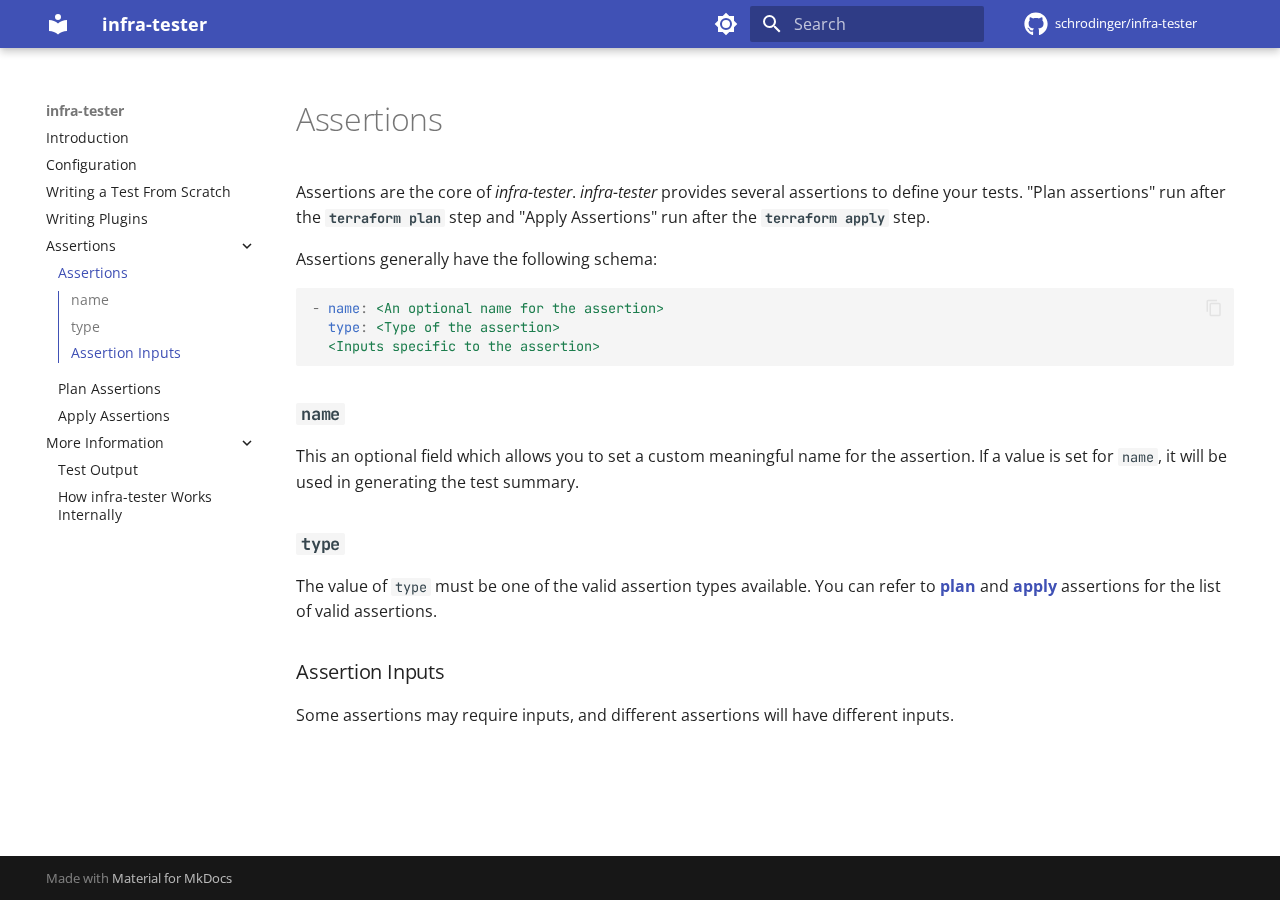
<file: assertions/index.html>
<!doctype html>
<html lang="en" class="no-js">
  <head>
    
      <meta charset="utf-8">
      <meta name="viewport" content="width=device-width,initial-scale=1">
      
      
      
      
        <link rel="prev" href="../extending_infra_tester/">
      
      
        <link rel="next" href="../plan_assertions/">
      
      
      <link rel="icon" href="../assets/images/favicon.png">
      <meta name="generator" content="mkdocs-1.6.1, mkdocs-material-9.6.11">
    
    
      
        <title>Assertions - infra-tester</title>
      
    
    
      <link rel="stylesheet" href="../assets/stylesheets/main.4af4bdda.min.css">
      
        
        <link rel="stylesheet" href="../assets/stylesheets/palette.06af60db.min.css">
      
      


    
    
      
    
    
      
        
        
        <link rel="preconnect" href="https://fonts.gstatic.com" crossorigin>
        <link rel="stylesheet" href="https://fonts.googleapis.com/css?family=Open+Sans:300,300i,400,400i,700,700i%7CJetBrains+Mono:400,400i,700,700i&display=fallback">
        <style>:root{--md-text-font:"Open Sans";--md-code-font:"JetBrains Mono"}</style>
      
    
    
      <link rel="stylesheet" href="../css/enhancements.css">
    
    <script>__md_scope=new URL("..",location),__md_hash=e=>[...e].reduce(((e,_)=>(e<<5)-e+_.charCodeAt(0)),0),__md_get=(e,_=localStorage,t=__md_scope)=>JSON.parse(_.getItem(t.pathname+"."+e)),__md_set=(e,_,t=localStorage,a=__md_scope)=>{try{t.setItem(a.pathname+"."+e,JSON.stringify(_))}catch(e){}}</script>
    
      

    
    
    
  </head>
  
  
    
    
      
    
    
    
    
    <body dir="ltr" data-md-color-scheme="default" data-md-color-primary="indigo" data-md-color-accent="indigo">
  
    
    <input class="md-toggle" data-md-toggle="drawer" type="checkbox" id="__drawer" autocomplete="off">
    <input class="md-toggle" data-md-toggle="search" type="checkbox" id="__search" autocomplete="off">
    <label class="md-overlay" for="__drawer"></label>
    <div data-md-component="skip">
      
        
        <a href="#assertions" class="md-skip">
          Skip to content
        </a>
      
    </div>
    <div data-md-component="announce">
      
    </div>
    
    
      

  

<header class="md-header md-header--shadow" data-md-component="header">
  <nav class="md-header__inner md-grid" aria-label="Header">
    <a href=".." title="infra-tester" class="md-header__button md-logo" aria-label="infra-tester" data-md-component="logo">
      
  
  <svg xmlns="http://www.w3.org/2000/svg" viewBox="0 0 24 24"><path d="M12 8a3 3 0 0 0 3-3 3 3 0 0 0-3-3 3 3 0 0 0-3 3 3 3 0 0 0 3 3m0 3.54C9.64 9.35 6.5 8 3 8v11c3.5 0 6.64 1.35 9 3.54 2.36-2.19 5.5-3.54 9-3.54V8c-3.5 0-6.64 1.35-9 3.54"/></svg>

    </a>
    <label class="md-header__button md-icon" for="__drawer">
      
      <svg xmlns="http://www.w3.org/2000/svg" viewBox="0 0 24 24"><path d="M3 6h18v2H3zm0 5h18v2H3zm0 5h18v2H3z"/></svg>
    </label>
    <div class="md-header__title" data-md-component="header-title">
      <div class="md-header__ellipsis">
        <div class="md-header__topic">
          <span class="md-ellipsis">
            infra-tester
          </span>
        </div>
        <div class="md-header__topic" data-md-component="header-topic">
          <span class="md-ellipsis">
            
              Assertions
            
          </span>
        </div>
      </div>
    </div>
    
      
        <form class="md-header__option" data-md-component="palette">
  
    
    
    
    <input class="md-option" data-md-color-media="(prefers-color-scheme: light)" data-md-color-scheme="default" data-md-color-primary="indigo" data-md-color-accent="indigo"  aria-label="Switch to dark mode"  type="radio" name="__palette" id="__palette_0">
    
      <label class="md-header__button md-icon" title="Switch to dark mode" for="__palette_1" hidden>
        <svg xmlns="http://www.w3.org/2000/svg" viewBox="0 0 24 24"><path d="M12 8a4 4 0 0 0-4 4 4 4 0 0 0 4 4 4 4 0 0 0 4-4 4 4 0 0 0-4-4m0 10a6 6 0 0 1-6-6 6 6 0 0 1 6-6 6 6 0 0 1 6 6 6 6 0 0 1-6 6m8-9.31V4h-4.69L12 .69 8.69 4H4v4.69L.69 12 4 15.31V20h4.69L12 23.31 15.31 20H20v-4.69L23.31 12z"/></svg>
      </label>
    
  
    
    
    
    <input class="md-option" data-md-color-media="(prefers-color-scheme: dark)" data-md-color-scheme="slate" data-md-color-primary="indigo" data-md-color-accent="indigo"  aria-label="Switch to system preference"  type="radio" name="__palette" id="__palette_1">
    
      <label class="md-header__button md-icon" title="Switch to system preference" for="__palette_0" hidden>
        <svg xmlns="http://www.w3.org/2000/svg" viewBox="0 0 24 24"><path d="M12 18c-.89 0-1.74-.2-2.5-.55C11.56 16.5 13 14.42 13 12s-1.44-4.5-3.5-5.45C10.26 6.2 11.11 6 12 6a6 6 0 0 1 6 6 6 6 0 0 1-6 6m8-9.31V4h-4.69L12 .69 8.69 4H4v4.69L.69 12 4 15.31V20h4.69L12 23.31 15.31 20H20v-4.69L23.31 12z"/></svg>
      </label>
    
  
</form>
      
    
    
      <script>var palette=__md_get("__palette");if(palette&&palette.color){if("(prefers-color-scheme)"===palette.color.media){var media=matchMedia("(prefers-color-scheme: light)"),input=document.querySelector(media.matches?"[data-md-color-media='(prefers-color-scheme: light)']":"[data-md-color-media='(prefers-color-scheme: dark)']");palette.color.media=input.getAttribute("data-md-color-media"),palette.color.scheme=input.getAttribute("data-md-color-scheme"),palette.color.primary=input.getAttribute("data-md-color-primary"),palette.color.accent=input.getAttribute("data-md-color-accent")}for(var[key,value]of Object.entries(palette.color))document.body.setAttribute("data-md-color-"+key,value)}</script>
    
    
    
      
      
        <label class="md-header__button md-icon" for="__search">
          
          <svg xmlns="http://www.w3.org/2000/svg" viewBox="0 0 24 24"><path d="M9.5 3A6.5 6.5 0 0 1 16 9.5c0 1.61-.59 3.09-1.56 4.23l.27.27h.79l5 5-1.5 1.5-5-5v-.79l-.27-.27A6.52 6.52 0 0 1 9.5 16 6.5 6.5 0 0 1 3 9.5 6.5 6.5 0 0 1 9.5 3m0 2C7 5 5 7 5 9.5S7 14 9.5 14 14 12 14 9.5 12 5 9.5 5"/></svg>
        </label>
        <div class="md-search" data-md-component="search" role="dialog">
  <label class="md-search__overlay" for="__search"></label>
  <div class="md-search__inner" role="search">
    <form class="md-search__form" name="search">
      <input type="text" class="md-search__input" name="query" aria-label="Search" placeholder="Search" autocapitalize="off" autocorrect="off" autocomplete="off" spellcheck="false" data-md-component="search-query" required>
      <label class="md-search__icon md-icon" for="__search">
        
        <svg xmlns="http://www.w3.org/2000/svg" viewBox="0 0 24 24"><path d="M9.5 3A6.5 6.5 0 0 1 16 9.5c0 1.61-.59 3.09-1.56 4.23l.27.27h.79l5 5-1.5 1.5-5-5v-.79l-.27-.27A6.52 6.52 0 0 1 9.5 16 6.5 6.5 0 0 1 3 9.5 6.5 6.5 0 0 1 9.5 3m0 2C7 5 5 7 5 9.5S7 14 9.5 14 14 12 14 9.5 12 5 9.5 5"/></svg>
        
        <svg xmlns="http://www.w3.org/2000/svg" viewBox="0 0 24 24"><path d="M20 11v2H8l5.5 5.5-1.42 1.42L4.16 12l7.92-7.92L13.5 5.5 8 11z"/></svg>
      </label>
      <nav class="md-search__options" aria-label="Search">
        
        <button type="reset" class="md-search__icon md-icon" title="Clear" aria-label="Clear" tabindex="-1">
          
          <svg xmlns="http://www.w3.org/2000/svg" viewBox="0 0 24 24"><path d="M19 6.41 17.59 5 12 10.59 6.41 5 5 6.41 10.59 12 5 17.59 6.41 19 12 13.41 17.59 19 19 17.59 13.41 12z"/></svg>
        </button>
      </nav>
      
    </form>
    <div class="md-search__output">
      <div class="md-search__scrollwrap" tabindex="0" data-md-scrollfix>
        <div class="md-search-result" data-md-component="search-result">
          <div class="md-search-result__meta">
            Initializing search
          </div>
          <ol class="md-search-result__list" role="presentation"></ol>
        </div>
      </div>
    </div>
  </div>
</div>
      
    
    
      <div class="md-header__source">
        <a href="https://github.com/schrodinger/infra-tester" title="Go to repository" class="md-source" data-md-component="source">
  <div class="md-source__icon md-icon">
    
    <svg xmlns="http://www.w3.org/2000/svg" viewBox="0 0 496 512"><!--! Font Awesome Free 6.7.2 by @fontawesome - https://fontawesome.com License - https://fontawesome.com/license/free (Icons: CC BY 4.0, Fonts: SIL OFL 1.1, Code: MIT License) Copyright 2024 Fonticons, Inc.--><path d="M165.9 397.4c0 2-2.3 3.6-5.2 3.6-3.3.3-5.6-1.3-5.6-3.6 0-2 2.3-3.6 5.2-3.6 3-.3 5.6 1.3 5.6 3.6m-31.1-4.5c-.7 2 1.3 4.3 4.3 4.9 2.6 1 5.6 0 6.2-2s-1.3-4.3-4.3-5.2c-2.6-.7-5.5.3-6.2 2.3m44.2-1.7c-2.9.7-4.9 2.6-4.6 4.9.3 2 2.9 3.3 5.9 2.6 2.9-.7 4.9-2.6 4.6-4.6-.3-1.9-3-3.2-5.9-2.9M244.8 8C106.1 8 0 113.3 0 252c0 110.9 69.8 205.8 169.5 239.2 12.8 2.3 17.3-5.6 17.3-12.1 0-6.2-.3-40.4-.3-61.4 0 0-70 15-84.7-29.8 0 0-11.4-29.1-27.8-36.6 0 0-22.9-15.7 1.6-15.4 0 0 24.9 2 38.6 25.8 21.9 38.6 58.6 27.5 72.9 20.9 2.3-16 8.8-27.1 16-33.7-55.9-6.2-112.3-14.3-112.3-110.5 0-27.5 7.6-41.3 23.6-58.9-2.6-6.5-11.1-33.3 2.6-67.9 20.9-6.5 69 27 69 27 20-5.6 41.5-8.5 62.8-8.5s42.8 2.9 62.8 8.5c0 0 48.1-33.6 69-27 13.7 34.7 5.2 61.4 2.6 67.9 16 17.7 25.8 31.5 25.8 58.9 0 96.5-58.9 104.2-114.8 110.5 9.2 7.9 17 22.9 17 46.4 0 33.7-.3 75.4-.3 83.6 0 6.5 4.6 14.4 17.3 12.1C428.2 457.8 496 362.9 496 252 496 113.3 383.5 8 244.8 8M97.2 352.9c-1.3 1-1 3.3.7 5.2 1.6 1.6 3.9 2.3 5.2 1 1.3-1 1-3.3-.7-5.2-1.6-1.6-3.9-2.3-5.2-1m-10.8-8.1c-.7 1.3.3 2.9 2.3 3.9 1.6 1 3.6.7 4.3-.7.7-1.3-.3-2.9-2.3-3.9-2-.6-3.6-.3-4.3.7m32.4 35.6c-1.6 1.3-1 4.3 1.3 6.2 2.3 2.3 5.2 2.6 6.5 1 1.3-1.3.7-4.3-1.3-6.2-2.2-2.3-5.2-2.6-6.5-1m-11.4-14.7c-1.6 1-1.6 3.6 0 5.9s4.3 3.3 5.6 2.3c1.6-1.3 1.6-3.9 0-6.2-1.4-2.3-4-3.3-5.6-2"/></svg>
  </div>
  <div class="md-source__repository">
    schrodinger/infra-tester
  </div>
</a>
      </div>
    
  </nav>
  
</header>
    
    <div class="md-container" data-md-component="container">
      
      
        
          
        
      
      <main class="md-main" data-md-component="main">
        <div class="md-main__inner md-grid">
          
            
              
              <div class="md-sidebar md-sidebar--primary" data-md-component="sidebar" data-md-type="navigation" >
                <div class="md-sidebar__scrollwrap">
                  <div class="md-sidebar__inner">
                    



  

<nav class="md-nav md-nav--primary md-nav--integrated" aria-label="Navigation" data-md-level="0">
  <label class="md-nav__title" for="__drawer">
    <a href=".." title="infra-tester" class="md-nav__button md-logo" aria-label="infra-tester" data-md-component="logo">
      
  
  <svg xmlns="http://www.w3.org/2000/svg" viewBox="0 0 24 24"><path d="M12 8a3 3 0 0 0 3-3 3 3 0 0 0-3-3 3 3 0 0 0-3 3 3 3 0 0 0 3 3m0 3.54C9.64 9.35 6.5 8 3 8v11c3.5 0 6.64 1.35 9 3.54 2.36-2.19 5.5-3.54 9-3.54V8c-3.5 0-6.64 1.35-9 3.54"/></svg>

    </a>
    infra-tester
  </label>
  
    <div class="md-nav__source">
      <a href="https://github.com/schrodinger/infra-tester" title="Go to repository" class="md-source" data-md-component="source">
  <div class="md-source__icon md-icon">
    
    <svg xmlns="http://www.w3.org/2000/svg" viewBox="0 0 496 512"><!--! Font Awesome Free 6.7.2 by @fontawesome - https://fontawesome.com License - https://fontawesome.com/license/free (Icons: CC BY 4.0, Fonts: SIL OFL 1.1, Code: MIT License) Copyright 2024 Fonticons, Inc.--><path d="M165.9 397.4c0 2-2.3 3.6-5.2 3.6-3.3.3-5.6-1.3-5.6-3.6 0-2 2.3-3.6 5.2-3.6 3-.3 5.6 1.3 5.6 3.6m-31.1-4.5c-.7 2 1.3 4.3 4.3 4.9 2.6 1 5.6 0 6.2-2s-1.3-4.3-4.3-5.2c-2.6-.7-5.5.3-6.2 2.3m44.2-1.7c-2.9.7-4.9 2.6-4.6 4.9.3 2 2.9 3.3 5.9 2.6 2.9-.7 4.9-2.6 4.6-4.6-.3-1.9-3-3.2-5.9-2.9M244.8 8C106.1 8 0 113.3 0 252c0 110.9 69.8 205.8 169.5 239.2 12.8 2.3 17.3-5.6 17.3-12.1 0-6.2-.3-40.4-.3-61.4 0 0-70 15-84.7-29.8 0 0-11.4-29.1-27.8-36.6 0 0-22.9-15.7 1.6-15.4 0 0 24.9 2 38.6 25.8 21.9 38.6 58.6 27.5 72.9 20.9 2.3-16 8.8-27.1 16-33.7-55.9-6.2-112.3-14.3-112.3-110.5 0-27.5 7.6-41.3 23.6-58.9-2.6-6.5-11.1-33.3 2.6-67.9 20.9-6.5 69 27 69 27 20-5.6 41.5-8.5 62.8-8.5s42.8 2.9 62.8 8.5c0 0 48.1-33.6 69-27 13.7 34.7 5.2 61.4 2.6 67.9 16 17.7 25.8 31.5 25.8 58.9 0 96.5-58.9 104.2-114.8 110.5 9.2 7.9 17 22.9 17 46.4 0 33.7-.3 75.4-.3 83.6 0 6.5 4.6 14.4 17.3 12.1C428.2 457.8 496 362.9 496 252 496 113.3 383.5 8 244.8 8M97.2 352.9c-1.3 1-1 3.3.7 5.2 1.6 1.6 3.9 2.3 5.2 1 1.3-1 1-3.3-.7-5.2-1.6-1.6-3.9-2.3-5.2-1m-10.8-8.1c-.7 1.3.3 2.9 2.3 3.9 1.6 1 3.6.7 4.3-.7.7-1.3-.3-2.9-2.3-3.9-2-.6-3.6-.3-4.3.7m32.4 35.6c-1.6 1.3-1 4.3 1.3 6.2 2.3 2.3 5.2 2.6 6.5 1 1.3-1.3.7-4.3-1.3-6.2-2.2-2.3-5.2-2.6-6.5-1m-11.4-14.7c-1.6 1-1.6 3.6 0 5.9s4.3 3.3 5.6 2.3c1.6-1.3 1.6-3.9 0-6.2-1.4-2.3-4-3.3-5.6-2"/></svg>
  </div>
  <div class="md-source__repository">
    schrodinger/infra-tester
  </div>
</a>
    </div>
  
  <ul class="md-nav__list" data-md-scrollfix>
    
      
      
  
  
  
  
    <li class="md-nav__item">
      <a href=".." class="md-nav__link">
        
  
  
  <span class="md-ellipsis">
    Introduction
    
  </span>
  

      </a>
    </li>
  

    
      
      
  
  
  
  
    <li class="md-nav__item">
      <a href="../configuration/" class="md-nav__link">
        
  
  
  <span class="md-ellipsis">
    Configuration
    
  </span>
  

      </a>
    </li>
  

    
      
      
  
  
  
  
    <li class="md-nav__item">
      <a href="../writing_tests/" class="md-nav__link">
        
  
  
  <span class="md-ellipsis">
    Writing a Test From Scratch
    
  </span>
  

      </a>
    </li>
  

    
      
      
  
  
  
  
    <li class="md-nav__item">
      <a href="../extending_infra_tester/" class="md-nav__link">
        
  
  
  <span class="md-ellipsis">
    Writing Plugins
    
  </span>
  

      </a>
    </li>
  

    
      
      
  
  
    
  
  
  
    
    
    
    
    
    <li class="md-nav__item md-nav__item--active md-nav__item--nested">
      
        
        
        <input class="md-nav__toggle md-toggle " type="checkbox" id="__nav_5" checked>
        
          
          <label class="md-nav__link" for="__nav_5" id="__nav_5_label" tabindex="0">
            
  
  
  <span class="md-ellipsis">
    Assertions
    
  </span>
  

            <span class="md-nav__icon md-icon"></span>
          </label>
        
        <nav class="md-nav" data-md-level="1" aria-labelledby="__nav_5_label" aria-expanded="true">
          <label class="md-nav__title" for="__nav_5">
            <span class="md-nav__icon md-icon"></span>
            Assertions
          </label>
          <ul class="md-nav__list" data-md-scrollfix>
            
              
                
  
  
    
  
  
  
    <li class="md-nav__item md-nav__item--active">
      
      <input class="md-nav__toggle md-toggle" type="checkbox" id="__toc">
      
      
        
      
      
        <label class="md-nav__link md-nav__link--active" for="__toc">
          
  
  
  <span class="md-ellipsis">
    Assertions
    
  </span>
  

          <span class="md-nav__icon md-icon"></span>
        </label>
      
      <a href="./" class="md-nav__link md-nav__link--active">
        
  
  
  <span class="md-ellipsis">
    Assertions
    
  </span>
  

      </a>
      
        

<nav class="md-nav md-nav--secondary" aria-label="Table of contents">
  
  
  
    
  
  
    <label class="md-nav__title" for="__toc">
      <span class="md-nav__icon md-icon"></span>
      Table of contents
    </label>
    <ul class="md-nav__list" data-md-component="toc" data-md-scrollfix>
      
        <li class="md-nav__item">
  <a href="#name" class="md-nav__link">
    <span class="md-ellipsis">
      name
    </span>
  </a>
  
</li>
      
        <li class="md-nav__item">
  <a href="#type" class="md-nav__link">
    <span class="md-ellipsis">
      type
    </span>
  </a>
  
</li>
      
        <li class="md-nav__item">
  <a href="#assertion-inputs" class="md-nav__link">
    <span class="md-ellipsis">
      Assertion Inputs
    </span>
  </a>
  
</li>
      
    </ul>
  
</nav>
      
    </li>
  

              
            
              
                
  
  
  
  
    <li class="md-nav__item">
      <a href="../plan_assertions/" class="md-nav__link">
        
  
  
  <span class="md-ellipsis">
    Plan Assertions
    
  </span>
  

      </a>
    </li>
  

              
            
              
                
  
  
  
  
    <li class="md-nav__item">
      <a href="../apply_assertions/" class="md-nav__link">
        
  
  
  <span class="md-ellipsis">
    Apply Assertions
    
  </span>
  

      </a>
    </li>
  

              
            
          </ul>
        </nav>
      
    </li>
  

    
      
      
  
  
  
  
    
    
    
    
    
    <li class="md-nav__item md-nav__item--nested">
      
        
        
          
        
        <input class="md-nav__toggle md-toggle md-toggle--indeterminate" type="checkbox" id="__nav_6" >
        
          
          <label class="md-nav__link" for="__nav_6" id="__nav_6_label" tabindex="0">
            
  
  
  <span class="md-ellipsis">
    More Information
    
  </span>
  

            <span class="md-nav__icon md-icon"></span>
          </label>
        
        <nav class="md-nav" data-md-level="1" aria-labelledby="__nav_6_label" aria-expanded="false">
          <label class="md-nav__title" for="__nav_6">
            <span class="md-nav__icon md-icon"></span>
            More Information
          </label>
          <ul class="md-nav__list" data-md-scrollfix>
            
              
                
  
  
  
  
    <li class="md-nav__item">
      <a href="../test_output/" class="md-nav__link">
        
  
  
  <span class="md-ellipsis">
    Test Output
    
  </span>
  

      </a>
    </li>
  

              
            
              
                
  
  
  
  
    <li class="md-nav__item">
      <a href="../infra_tester_internals/" class="md-nav__link">
        
  
  
  <span class="md-ellipsis">
    How infra-tester Works Internally
    
  </span>
  

      </a>
    </li>
  

              
            
          </ul>
        </nav>
      
    </li>
  

    
  </ul>
</nav>
                  </div>
                </div>
              </div>
            
            
          
          
            <div class="md-content" data-md-component="content">
              <article class="md-content__inner md-typeset">
                
                  


  
  


<h1 id="assertions">Assertions<a class="headerlink" href="#assertions" title="Permanent link">&para;</a></h1>
<p>Assertions are the core of <em>infra-tester</em>. <em>infra-tester</em> provides several assertions to define your tests. "Plan assertions" run after the <strong><code>terraform plan</code></strong> step and "Apply Assertions" run after the <strong><code>terraform apply</code></strong> step.</p>
<p>Assertions generally have the following schema:</p>
<div class="highlight"><pre><span></span><code><span class="p p-Indicator">-</span><span class="w"> </span><span class="nt">name</span><span class="p">:</span><span class="w"> </span><span class="l l-Scalar l-Scalar-Plain">&lt;An optional name for the assertion&gt;</span>
<span class="w">  </span><span class="nt">type</span><span class="p">:</span><span class="w"> </span><span class="l l-Scalar l-Scalar-Plain">&lt;Type of the assertion&gt;</span>
<span class="w">  </span><span class="l l-Scalar l-Scalar-Plain">&lt;Inputs specific to the assertion&gt;</span>
</code></pre></div>
<h3 id="name"><strong><code>name</code></strong><a class="headerlink" href="#name" title="Permanent link">&para;</a></h3>
<p>This an optional field which allows you to set a custom meaningful name for the assertion.
If a value is set for <code>name</code>, it will be used in generating the test summary.</p>
<h3 id="type"><strong><code>type</code></strong><a class="headerlink" href="#type" title="Permanent link">&para;</a></h3>
<p>The value of <code>type</code> must be one of the valid assertion types available.
You can refer to <a href="../plan_assertions/"><strong>plan</strong></a> and <a href="../apply_assertions/"><strong>apply</strong></a> assertions for the list of valid assertions.</p>
<h3 id="assertion-inputs">Assertion Inputs<a class="headerlink" href="#assertion-inputs" title="Permanent link">&para;</a></h3>
<p>Some assertions may require inputs, and different assertions will have different inputs.</p>












                
              </article>
            </div>
          
          
<script>var target=document.getElementById(location.hash.slice(1));target&&target.name&&(target.checked=target.name.startsWith("__tabbed_"))</script>
        </div>
        
      </main>
      
        <footer class="md-footer">
  
  <div class="md-footer-meta md-typeset">
    <div class="md-footer-meta__inner md-grid">
      <div class="md-copyright">
  
  
    Made with
    <a href="https://squidfunk.github.io/mkdocs-material/" target="_blank" rel="noopener">
      Material for MkDocs
    </a>
  
</div>
      
    </div>
  </div>
</footer>
      
    </div>
    <div class="md-dialog" data-md-component="dialog">
      <div class="md-dialog__inner md-typeset"></div>
    </div>
    
    
    
      
      <script id="__config" type="application/json">{"base": "..", "features": ["toc.integrate", "navigation.instant", "navigation.tracking", "navigation.expand", "content.code.annotate", "content.code.copy"], "search": "../assets/javascripts/workers/search.f8cc74c7.min.js", "tags": null, "translations": {"clipboard.copied": "Copied to clipboard", "clipboard.copy": "Copy to clipboard", "search.result.more.one": "1 more on this page", "search.result.more.other": "# more on this page", "search.result.none": "No matching documents", "search.result.one": "1 matching document", "search.result.other": "# matching documents", "search.result.placeholder": "Type to start searching", "search.result.term.missing": "Missing", "select.version": "Select version"}, "version": null}</script>
    
    
      <script src="../assets/javascripts/bundle.c8b220af.min.js"></script>
      
    
  </body>
</html>
</file>
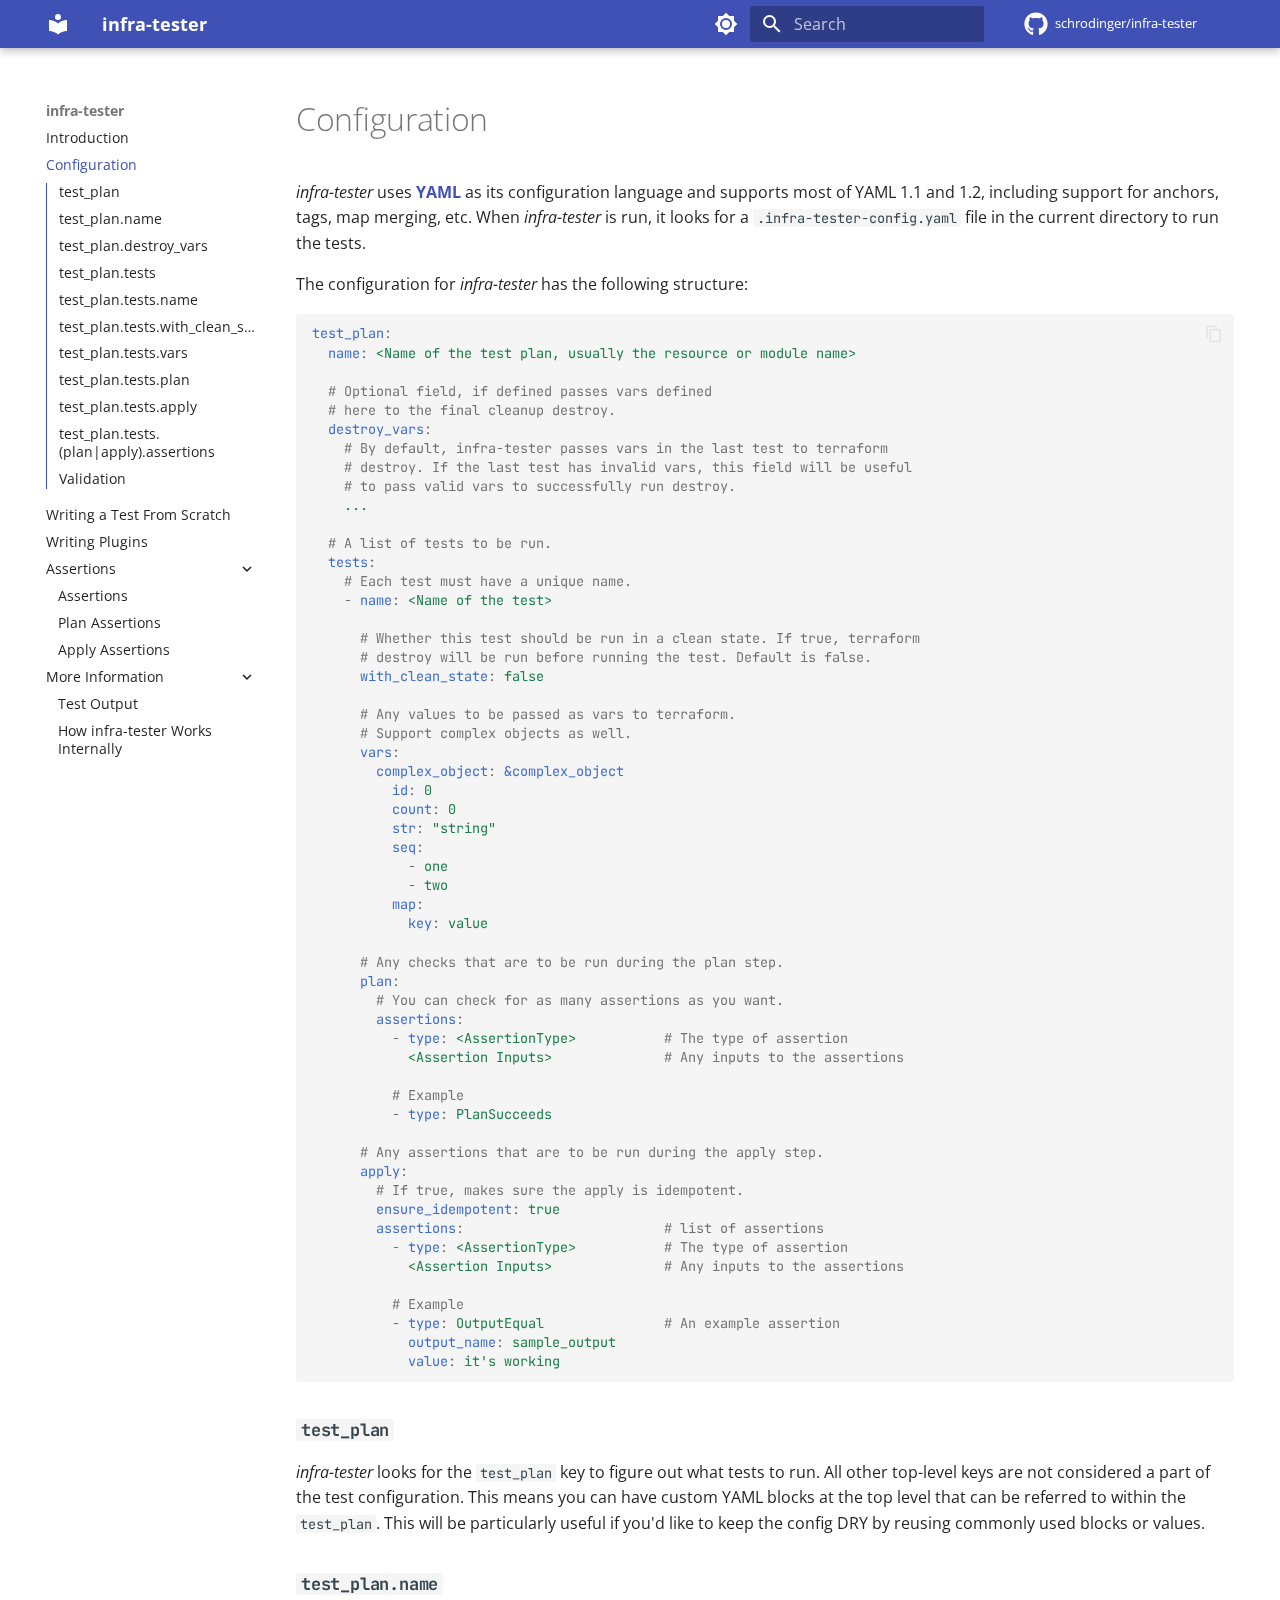
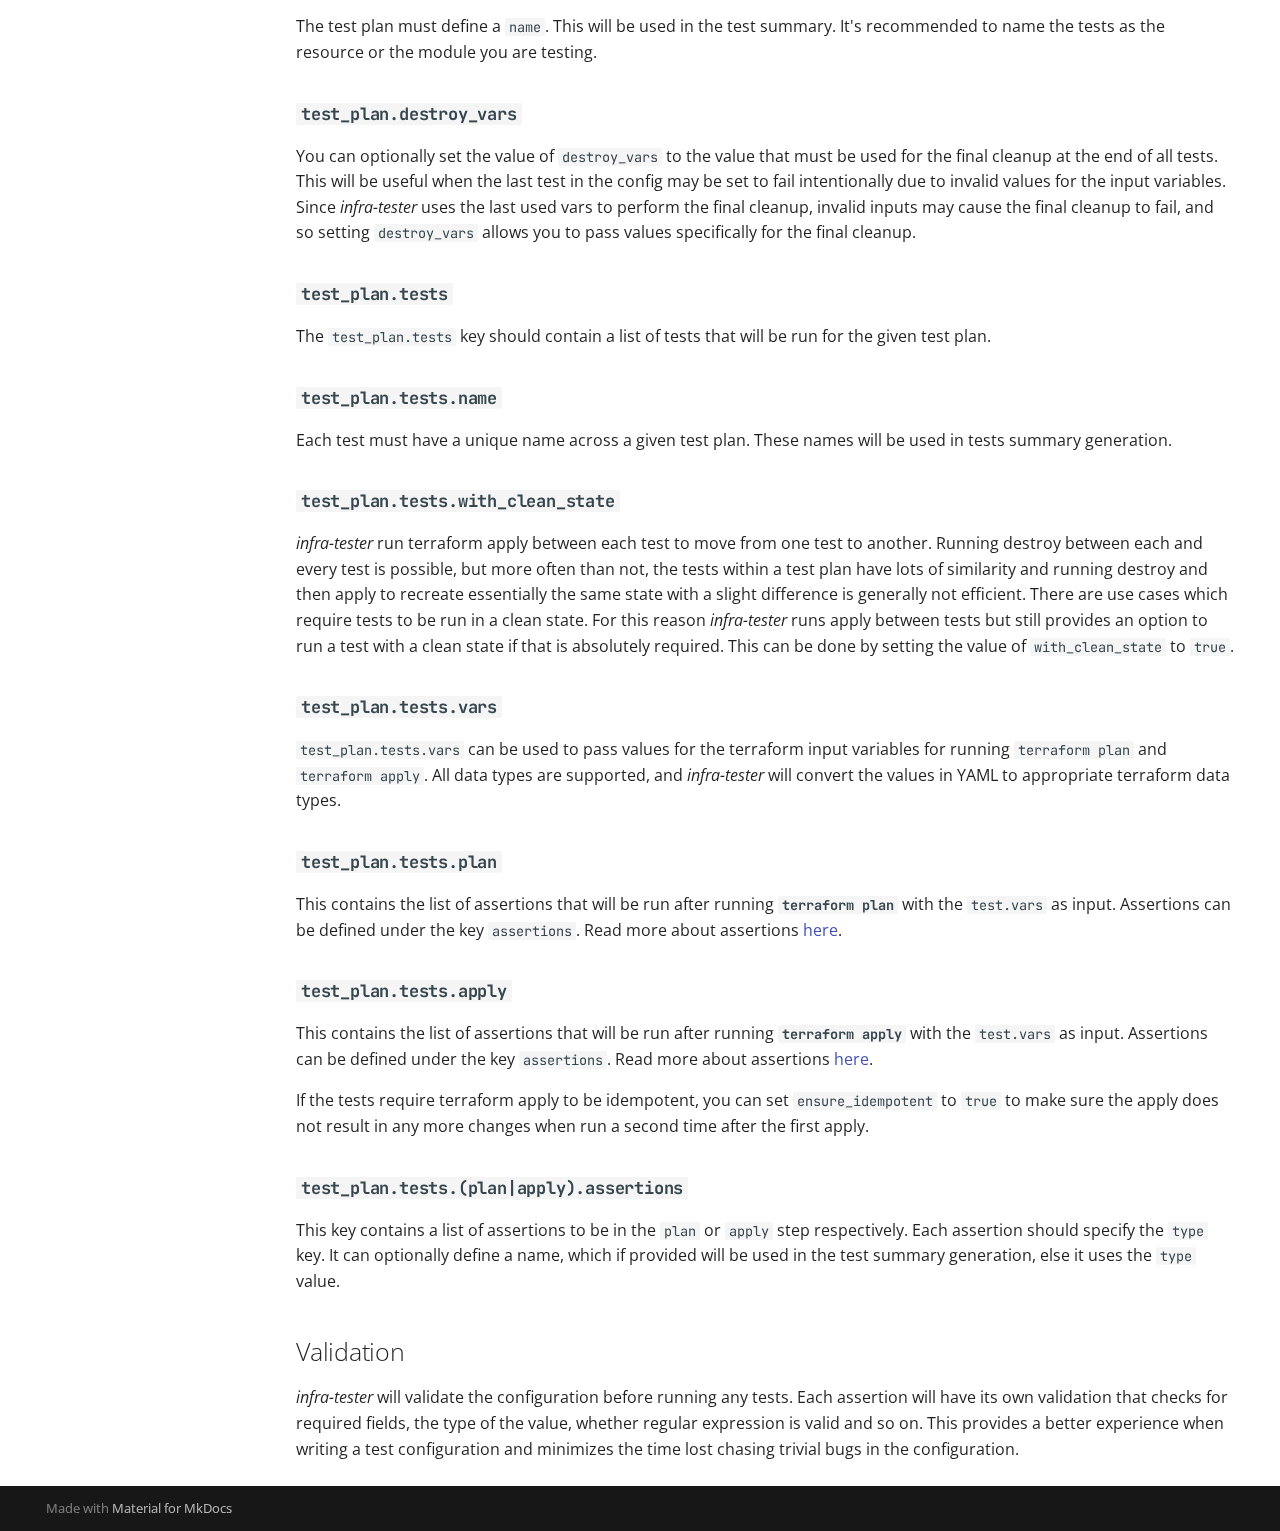
<file: configuration/index.html>
<!doctype html>
<html lang="en" class="no-js">
  <head>
    
      <meta charset="utf-8">
      <meta name="viewport" content="width=device-width,initial-scale=1">
      
      
      
      
        <link rel="prev" href="..">
      
      
        <link rel="next" href="../writing_tests/">
      
      
      <link rel="icon" href="../assets/images/favicon.png">
      <meta name="generator" content="mkdocs-1.6.1, mkdocs-material-9.6.11">
    
    
      
        <title>Configuration - infra-tester</title>
      
    
    
      <link rel="stylesheet" href="../assets/stylesheets/main.4af4bdda.min.css">
      
        
        <link rel="stylesheet" href="../assets/stylesheets/palette.06af60db.min.css">
      
      


    
    
      
    
    
      
        
        
        <link rel="preconnect" href="https://fonts.gstatic.com" crossorigin>
        <link rel="stylesheet" href="https://fonts.googleapis.com/css?family=Open+Sans:300,300i,400,400i,700,700i%7CJetBrains+Mono:400,400i,700,700i&display=fallback">
        <style>:root{--md-text-font:"Open Sans";--md-code-font:"JetBrains Mono"}</style>
      
    
    
      <link rel="stylesheet" href="../css/enhancements.css">
    
    <script>__md_scope=new URL("..",location),__md_hash=e=>[...e].reduce(((e,_)=>(e<<5)-e+_.charCodeAt(0)),0),__md_get=(e,_=localStorage,t=__md_scope)=>JSON.parse(_.getItem(t.pathname+"."+e)),__md_set=(e,_,t=localStorage,a=__md_scope)=>{try{t.setItem(a.pathname+"."+e,JSON.stringify(_))}catch(e){}}</script>
    
      

    
    
    
  </head>
  
  
    
    
      
    
    
    
    
    <body dir="ltr" data-md-color-scheme="default" data-md-color-primary="indigo" data-md-color-accent="indigo">
  
    
    <input class="md-toggle" data-md-toggle="drawer" type="checkbox" id="__drawer" autocomplete="off">
    <input class="md-toggle" data-md-toggle="search" type="checkbox" id="__search" autocomplete="off">
    <label class="md-overlay" for="__drawer"></label>
    <div data-md-component="skip">
      
        
        <a href="#configuration" class="md-skip">
          Skip to content
        </a>
      
    </div>
    <div data-md-component="announce">
      
    </div>
    
    
      

  

<header class="md-header md-header--shadow" data-md-component="header">
  <nav class="md-header__inner md-grid" aria-label="Header">
    <a href=".." title="infra-tester" class="md-header__button md-logo" aria-label="infra-tester" data-md-component="logo">
      
  
  <svg xmlns="http://www.w3.org/2000/svg" viewBox="0 0 24 24"><path d="M12 8a3 3 0 0 0 3-3 3 3 0 0 0-3-3 3 3 0 0 0-3 3 3 3 0 0 0 3 3m0 3.54C9.64 9.35 6.5 8 3 8v11c3.5 0 6.64 1.35 9 3.54 2.36-2.19 5.5-3.54 9-3.54V8c-3.5 0-6.64 1.35-9 3.54"/></svg>

    </a>
    <label class="md-header__button md-icon" for="__drawer">
      
      <svg xmlns="http://www.w3.org/2000/svg" viewBox="0 0 24 24"><path d="M3 6h18v2H3zm0 5h18v2H3zm0 5h18v2H3z"/></svg>
    </label>
    <div class="md-header__title" data-md-component="header-title">
      <div class="md-header__ellipsis">
        <div class="md-header__topic">
          <span class="md-ellipsis">
            infra-tester
          </span>
        </div>
        <div class="md-header__topic" data-md-component="header-topic">
          <span class="md-ellipsis">
            
              Configuration
            
          </span>
        </div>
      </div>
    </div>
    
      
        <form class="md-header__option" data-md-component="palette">
  
    
    
    
    <input class="md-option" data-md-color-media="(prefers-color-scheme: light)" data-md-color-scheme="default" data-md-color-primary="indigo" data-md-color-accent="indigo"  aria-label="Switch to dark mode"  type="radio" name="__palette" id="__palette_0">
    
      <label class="md-header__button md-icon" title="Switch to dark mode" for="__palette_1" hidden>
        <svg xmlns="http://www.w3.org/2000/svg" viewBox="0 0 24 24"><path d="M12 8a4 4 0 0 0-4 4 4 4 0 0 0 4 4 4 4 0 0 0 4-4 4 4 0 0 0-4-4m0 10a6 6 0 0 1-6-6 6 6 0 0 1 6-6 6 6 0 0 1 6 6 6 6 0 0 1-6 6m8-9.31V4h-4.69L12 .69 8.69 4H4v4.69L.69 12 4 15.31V20h4.69L12 23.31 15.31 20H20v-4.69L23.31 12z"/></svg>
      </label>
    
  
    
    
    
    <input class="md-option" data-md-color-media="(prefers-color-scheme: dark)" data-md-color-scheme="slate" data-md-color-primary="indigo" data-md-color-accent="indigo"  aria-label="Switch to system preference"  type="radio" name="__palette" id="__palette_1">
    
      <label class="md-header__button md-icon" title="Switch to system preference" for="__palette_0" hidden>
        <svg xmlns="http://www.w3.org/2000/svg" viewBox="0 0 24 24"><path d="M12 18c-.89 0-1.74-.2-2.5-.55C11.56 16.5 13 14.42 13 12s-1.44-4.5-3.5-5.45C10.26 6.2 11.11 6 12 6a6 6 0 0 1 6 6 6 6 0 0 1-6 6m8-9.31V4h-4.69L12 .69 8.69 4H4v4.69L.69 12 4 15.31V20h4.69L12 23.31 15.31 20H20v-4.69L23.31 12z"/></svg>
      </label>
    
  
</form>
      
    
    
      <script>var palette=__md_get("__palette");if(palette&&palette.color){if("(prefers-color-scheme)"===palette.color.media){var media=matchMedia("(prefers-color-scheme: light)"),input=document.querySelector(media.matches?"[data-md-color-media='(prefers-color-scheme: light)']":"[data-md-color-media='(prefers-color-scheme: dark)']");palette.color.media=input.getAttribute("data-md-color-media"),palette.color.scheme=input.getAttribute("data-md-color-scheme"),palette.color.primary=input.getAttribute("data-md-color-primary"),palette.color.accent=input.getAttribute("data-md-color-accent")}for(var[key,value]of Object.entries(palette.color))document.body.setAttribute("data-md-color-"+key,value)}</script>
    
    
    
      
      
        <label class="md-header__button md-icon" for="__search">
          
          <svg xmlns="http://www.w3.org/2000/svg" viewBox="0 0 24 24"><path d="M9.5 3A6.5 6.5 0 0 1 16 9.5c0 1.61-.59 3.09-1.56 4.23l.27.27h.79l5 5-1.5 1.5-5-5v-.79l-.27-.27A6.52 6.52 0 0 1 9.5 16 6.5 6.5 0 0 1 3 9.5 6.5 6.5 0 0 1 9.5 3m0 2C7 5 5 7 5 9.5S7 14 9.5 14 14 12 14 9.5 12 5 9.5 5"/></svg>
        </label>
        <div class="md-search" data-md-component="search" role="dialog">
  <label class="md-search__overlay" for="__search"></label>
  <div class="md-search__inner" role="search">
    <form class="md-search__form" name="search">
      <input type="text" class="md-search__input" name="query" aria-label="Search" placeholder="Search" autocapitalize="off" autocorrect="off" autocomplete="off" spellcheck="false" data-md-component="search-query" required>
      <label class="md-search__icon md-icon" for="__search">
        
        <svg xmlns="http://www.w3.org/2000/svg" viewBox="0 0 24 24"><path d="M9.5 3A6.5 6.5 0 0 1 16 9.5c0 1.61-.59 3.09-1.56 4.23l.27.27h.79l5 5-1.5 1.5-5-5v-.79l-.27-.27A6.52 6.52 0 0 1 9.5 16 6.5 6.5 0 0 1 3 9.5 6.5 6.5 0 0 1 9.5 3m0 2C7 5 5 7 5 9.5S7 14 9.5 14 14 12 14 9.5 12 5 9.5 5"/></svg>
        
        <svg xmlns="http://www.w3.org/2000/svg" viewBox="0 0 24 24"><path d="M20 11v2H8l5.5 5.5-1.42 1.42L4.16 12l7.92-7.92L13.5 5.5 8 11z"/></svg>
      </label>
      <nav class="md-search__options" aria-label="Search">
        
        <button type="reset" class="md-search__icon md-icon" title="Clear" aria-label="Clear" tabindex="-1">
          
          <svg xmlns="http://www.w3.org/2000/svg" viewBox="0 0 24 24"><path d="M19 6.41 17.59 5 12 10.59 6.41 5 5 6.41 10.59 12 5 17.59 6.41 19 12 13.41 17.59 19 19 17.59 13.41 12z"/></svg>
        </button>
      </nav>
      
    </form>
    <div class="md-search__output">
      <div class="md-search__scrollwrap" tabindex="0" data-md-scrollfix>
        <div class="md-search-result" data-md-component="search-result">
          <div class="md-search-result__meta">
            Initializing search
          </div>
          <ol class="md-search-result__list" role="presentation"></ol>
        </div>
      </div>
    </div>
  </div>
</div>
      
    
    
      <div class="md-header__source">
        <a href="https://github.com/schrodinger/infra-tester" title="Go to repository" class="md-source" data-md-component="source">
  <div class="md-source__icon md-icon">
    
    <svg xmlns="http://www.w3.org/2000/svg" viewBox="0 0 496 512"><!--! Font Awesome Free 6.7.2 by @fontawesome - https://fontawesome.com License - https://fontawesome.com/license/free (Icons: CC BY 4.0, Fonts: SIL OFL 1.1, Code: MIT License) Copyright 2024 Fonticons, Inc.--><path d="M165.9 397.4c0 2-2.3 3.6-5.2 3.6-3.3.3-5.6-1.3-5.6-3.6 0-2 2.3-3.6 5.2-3.6 3-.3 5.6 1.3 5.6 3.6m-31.1-4.5c-.7 2 1.3 4.3 4.3 4.9 2.6 1 5.6 0 6.2-2s-1.3-4.3-4.3-5.2c-2.6-.7-5.5.3-6.2 2.3m44.2-1.7c-2.9.7-4.9 2.6-4.6 4.9.3 2 2.9 3.3 5.9 2.6 2.9-.7 4.9-2.6 4.6-4.6-.3-1.9-3-3.2-5.9-2.9M244.8 8C106.1 8 0 113.3 0 252c0 110.9 69.8 205.8 169.5 239.2 12.8 2.3 17.3-5.6 17.3-12.1 0-6.2-.3-40.4-.3-61.4 0 0-70 15-84.7-29.8 0 0-11.4-29.1-27.8-36.6 0 0-22.9-15.7 1.6-15.4 0 0 24.9 2 38.6 25.8 21.9 38.6 58.6 27.5 72.9 20.9 2.3-16 8.8-27.1 16-33.7-55.9-6.2-112.3-14.3-112.3-110.5 0-27.5 7.6-41.3 23.6-58.9-2.6-6.5-11.1-33.3 2.6-67.9 20.9-6.5 69 27 69 27 20-5.6 41.5-8.5 62.8-8.5s42.8 2.9 62.8 8.5c0 0 48.1-33.6 69-27 13.7 34.7 5.2 61.4 2.6 67.9 16 17.7 25.8 31.5 25.8 58.9 0 96.5-58.9 104.2-114.8 110.5 9.2 7.9 17 22.9 17 46.4 0 33.7-.3 75.4-.3 83.6 0 6.5 4.6 14.4 17.3 12.1C428.2 457.8 496 362.9 496 252 496 113.3 383.5 8 244.8 8M97.2 352.9c-1.3 1-1 3.3.7 5.2 1.6 1.6 3.9 2.3 5.2 1 1.3-1 1-3.3-.7-5.2-1.6-1.6-3.9-2.3-5.2-1m-10.8-8.1c-.7 1.3.3 2.9 2.3 3.9 1.6 1 3.6.7 4.3-.7.7-1.3-.3-2.9-2.3-3.9-2-.6-3.6-.3-4.3.7m32.4 35.6c-1.6 1.3-1 4.3 1.3 6.2 2.3 2.3 5.2 2.6 6.5 1 1.3-1.3.7-4.3-1.3-6.2-2.2-2.3-5.2-2.6-6.5-1m-11.4-14.7c-1.6 1-1.6 3.6 0 5.9s4.3 3.3 5.6 2.3c1.6-1.3 1.6-3.9 0-6.2-1.4-2.3-4-3.3-5.6-2"/></svg>
  </div>
  <div class="md-source__repository">
    schrodinger/infra-tester
  </div>
</a>
      </div>
    
  </nav>
  
</header>
    
    <div class="md-container" data-md-component="container">
      
      
        
          
        
      
      <main class="md-main" data-md-component="main">
        <div class="md-main__inner md-grid">
          
            
              
              <div class="md-sidebar md-sidebar--primary" data-md-component="sidebar" data-md-type="navigation" >
                <div class="md-sidebar__scrollwrap">
                  <div class="md-sidebar__inner">
                    



  

<nav class="md-nav md-nav--primary md-nav--integrated" aria-label="Navigation" data-md-level="0">
  <label class="md-nav__title" for="__drawer">
    <a href=".." title="infra-tester" class="md-nav__button md-logo" aria-label="infra-tester" data-md-component="logo">
      
  
  <svg xmlns="http://www.w3.org/2000/svg" viewBox="0 0 24 24"><path d="M12 8a3 3 0 0 0 3-3 3 3 0 0 0-3-3 3 3 0 0 0-3 3 3 3 0 0 0 3 3m0 3.54C9.64 9.35 6.5 8 3 8v11c3.5 0 6.64 1.35 9 3.54 2.36-2.19 5.5-3.54 9-3.54V8c-3.5 0-6.64 1.35-9 3.54"/></svg>

    </a>
    infra-tester
  </label>
  
    <div class="md-nav__source">
      <a href="https://github.com/schrodinger/infra-tester" title="Go to repository" class="md-source" data-md-component="source">
  <div class="md-source__icon md-icon">
    
    <svg xmlns="http://www.w3.org/2000/svg" viewBox="0 0 496 512"><!--! Font Awesome Free 6.7.2 by @fontawesome - https://fontawesome.com License - https://fontawesome.com/license/free (Icons: CC BY 4.0, Fonts: SIL OFL 1.1, Code: MIT License) Copyright 2024 Fonticons, Inc.--><path d="M165.9 397.4c0 2-2.3 3.6-5.2 3.6-3.3.3-5.6-1.3-5.6-3.6 0-2 2.3-3.6 5.2-3.6 3-.3 5.6 1.3 5.6 3.6m-31.1-4.5c-.7 2 1.3 4.3 4.3 4.9 2.6 1 5.6 0 6.2-2s-1.3-4.3-4.3-5.2c-2.6-.7-5.5.3-6.2 2.3m44.2-1.7c-2.9.7-4.9 2.6-4.6 4.9.3 2 2.9 3.3 5.9 2.6 2.9-.7 4.9-2.6 4.6-4.6-.3-1.9-3-3.2-5.9-2.9M244.8 8C106.1 8 0 113.3 0 252c0 110.9 69.8 205.8 169.5 239.2 12.8 2.3 17.3-5.6 17.3-12.1 0-6.2-.3-40.4-.3-61.4 0 0-70 15-84.7-29.8 0 0-11.4-29.1-27.8-36.6 0 0-22.9-15.7 1.6-15.4 0 0 24.9 2 38.6 25.8 21.9 38.6 58.6 27.5 72.9 20.9 2.3-16 8.8-27.1 16-33.7-55.9-6.2-112.3-14.3-112.3-110.5 0-27.5 7.6-41.3 23.6-58.9-2.6-6.5-11.1-33.3 2.6-67.9 20.9-6.5 69 27 69 27 20-5.6 41.5-8.5 62.8-8.5s42.8 2.9 62.8 8.5c0 0 48.1-33.6 69-27 13.7 34.7 5.2 61.4 2.6 67.9 16 17.7 25.8 31.5 25.8 58.9 0 96.5-58.9 104.2-114.8 110.5 9.2 7.9 17 22.9 17 46.4 0 33.7-.3 75.4-.3 83.6 0 6.5 4.6 14.4 17.3 12.1C428.2 457.8 496 362.9 496 252 496 113.3 383.5 8 244.8 8M97.2 352.9c-1.3 1-1 3.3.7 5.2 1.6 1.6 3.9 2.3 5.2 1 1.3-1 1-3.3-.7-5.2-1.6-1.6-3.9-2.3-5.2-1m-10.8-8.1c-.7 1.3.3 2.9 2.3 3.9 1.6 1 3.6.7 4.3-.7.7-1.3-.3-2.9-2.3-3.9-2-.6-3.6-.3-4.3.7m32.4 35.6c-1.6 1.3-1 4.3 1.3 6.2 2.3 2.3 5.2 2.6 6.5 1 1.3-1.3.7-4.3-1.3-6.2-2.2-2.3-5.2-2.6-6.5-1m-11.4-14.7c-1.6 1-1.6 3.6 0 5.9s4.3 3.3 5.6 2.3c1.6-1.3 1.6-3.9 0-6.2-1.4-2.3-4-3.3-5.6-2"/></svg>
  </div>
  <div class="md-source__repository">
    schrodinger/infra-tester
  </div>
</a>
    </div>
  
  <ul class="md-nav__list" data-md-scrollfix>
    
      
      
  
  
  
  
    <li class="md-nav__item">
      <a href=".." class="md-nav__link">
        
  
  
  <span class="md-ellipsis">
    Introduction
    
  </span>
  

      </a>
    </li>
  

    
      
      
  
  
    
  
  
  
    <li class="md-nav__item md-nav__item--active">
      
      <input class="md-nav__toggle md-toggle" type="checkbox" id="__toc">
      
      
        
      
      
        <label class="md-nav__link md-nav__link--active" for="__toc">
          
  
  
  <span class="md-ellipsis">
    Configuration
    
  </span>
  

          <span class="md-nav__icon md-icon"></span>
        </label>
      
      <a href="./" class="md-nav__link md-nav__link--active">
        
  
  
  <span class="md-ellipsis">
    Configuration
    
  </span>
  

      </a>
      
        

<nav class="md-nav md-nav--secondary" aria-label="Table of contents">
  
  
  
    
  
  
    <label class="md-nav__title" for="__toc">
      <span class="md-nav__icon md-icon"></span>
      Table of contents
    </label>
    <ul class="md-nav__list" data-md-component="toc" data-md-scrollfix>
      
        <li class="md-nav__item">
  <a href="#test_plan" class="md-nav__link">
    <span class="md-ellipsis">
      test_plan
    </span>
  </a>
  
</li>
      
        <li class="md-nav__item">
  <a href="#test_planname" class="md-nav__link">
    <span class="md-ellipsis">
      test_plan.name
    </span>
  </a>
  
</li>
      
        <li class="md-nav__item">
  <a href="#test_plandestroy_vars" class="md-nav__link">
    <span class="md-ellipsis">
      test_plan.destroy_vars
    </span>
  </a>
  
</li>
      
        <li class="md-nav__item">
  <a href="#test_plantests" class="md-nav__link">
    <span class="md-ellipsis">
      test_plan.tests
    </span>
  </a>
  
</li>
      
        <li class="md-nav__item">
  <a href="#test_plantestsname" class="md-nav__link">
    <span class="md-ellipsis">
      test_plan.tests.name
    </span>
  </a>
  
</li>
      
        <li class="md-nav__item">
  <a href="#test_plantestswith_clean_state" class="md-nav__link">
    <span class="md-ellipsis">
      test_plan.tests.with_clean_state
    </span>
  </a>
  
</li>
      
        <li class="md-nav__item">
  <a href="#test_plantestsvars" class="md-nav__link">
    <span class="md-ellipsis">
      test_plan.tests.vars
    </span>
  </a>
  
</li>
      
        <li class="md-nav__item">
  <a href="#test_plantestsplan" class="md-nav__link">
    <span class="md-ellipsis">
      test_plan.tests.plan
    </span>
  </a>
  
</li>
      
        <li class="md-nav__item">
  <a href="#test_plantestsapply" class="md-nav__link">
    <span class="md-ellipsis">
      test_plan.tests.apply
    </span>
  </a>
  
</li>
      
        <li class="md-nav__item">
  <a href="#test_plantestsplanapplyassertions" class="md-nav__link">
    <span class="md-ellipsis">
      test_plan.tests.(plan|apply).assertions
    </span>
  </a>
  
</li>
      
        <li class="md-nav__item">
  <a href="#validation" class="md-nav__link">
    <span class="md-ellipsis">
      Validation
    </span>
  </a>
  
</li>
      
    </ul>
  
</nav>
      
    </li>
  

    
      
      
  
  
  
  
    <li class="md-nav__item">
      <a href="../writing_tests/" class="md-nav__link">
        
  
  
  <span class="md-ellipsis">
    Writing a Test From Scratch
    
  </span>
  

      </a>
    </li>
  

    
      
      
  
  
  
  
    <li class="md-nav__item">
      <a href="../extending_infra_tester/" class="md-nav__link">
        
  
  
  <span class="md-ellipsis">
    Writing Plugins
    
  </span>
  

      </a>
    </li>
  

    
      
      
  
  
  
  
    
    
    
    
    
    <li class="md-nav__item md-nav__item--nested">
      
        
        
          
        
        <input class="md-nav__toggle md-toggle md-toggle--indeterminate" type="checkbox" id="__nav_5" >
        
          
          <label class="md-nav__link" for="__nav_5" id="__nav_5_label" tabindex="0">
            
  
  
  <span class="md-ellipsis">
    Assertions
    
  </span>
  

            <span class="md-nav__icon md-icon"></span>
          </label>
        
        <nav class="md-nav" data-md-level="1" aria-labelledby="__nav_5_label" aria-expanded="false">
          <label class="md-nav__title" for="__nav_5">
            <span class="md-nav__icon md-icon"></span>
            Assertions
          </label>
          <ul class="md-nav__list" data-md-scrollfix>
            
              
                
  
  
  
  
    <li class="md-nav__item">
      <a href="../assertions/" class="md-nav__link">
        
  
  
  <span class="md-ellipsis">
    Assertions
    
  </span>
  

      </a>
    </li>
  

              
            
              
                
  
  
  
  
    <li class="md-nav__item">
      <a href="../plan_assertions/" class="md-nav__link">
        
  
  
  <span class="md-ellipsis">
    Plan Assertions
    
  </span>
  

      </a>
    </li>
  

              
            
              
                
  
  
  
  
    <li class="md-nav__item">
      <a href="../apply_assertions/" class="md-nav__link">
        
  
  
  <span class="md-ellipsis">
    Apply Assertions
    
  </span>
  

      </a>
    </li>
  

              
            
          </ul>
        </nav>
      
    </li>
  

    
      
      
  
  
  
  
    
    
    
    
    
    <li class="md-nav__item md-nav__item--nested">
      
        
        
          
        
        <input class="md-nav__toggle md-toggle md-toggle--indeterminate" type="checkbox" id="__nav_6" >
        
          
          <label class="md-nav__link" for="__nav_6" id="__nav_6_label" tabindex="0">
            
  
  
  <span class="md-ellipsis">
    More Information
    
  </span>
  

            <span class="md-nav__icon md-icon"></span>
          </label>
        
        <nav class="md-nav" data-md-level="1" aria-labelledby="__nav_6_label" aria-expanded="false">
          <label class="md-nav__title" for="__nav_6">
            <span class="md-nav__icon md-icon"></span>
            More Information
          </label>
          <ul class="md-nav__list" data-md-scrollfix>
            
              
                
  
  
  
  
    <li class="md-nav__item">
      <a href="../test_output/" class="md-nav__link">
        
  
  
  <span class="md-ellipsis">
    Test Output
    
  </span>
  

      </a>
    </li>
  

              
            
              
                
  
  
  
  
    <li class="md-nav__item">
      <a href="../infra_tester_internals/" class="md-nav__link">
        
  
  
  <span class="md-ellipsis">
    How infra-tester Works Internally
    
  </span>
  

      </a>
    </li>
  

              
            
          </ul>
        </nav>
      
    </li>
  

    
  </ul>
</nav>
                  </div>
                </div>
              </div>
            
            
          
          
            <div class="md-content" data-md-component="content">
              <article class="md-content__inner md-typeset">
                
                  


  
  


<h1 id="configuration">Configuration<a class="headerlink" href="#configuration" title="Permanent link">&para;</a></h1>
<p><em>infra-tester</em> uses <a href="https://yaml.org/"><strong>YAML</strong></a> as its configuration language and supports most of YAML 1.1 and 1.2, including support for anchors, tags, map merging, etc. When <em>infra-tester</em> is run, it looks for a <code>.infra-tester-config.yaml</code> file in the current directory to run the tests.</p>
<p>The configuration for <em>infra-tester</em> has the following structure:</p>
<div class="highlight"><pre><span></span><code><span class="nt">test_plan</span><span class="p">:</span>
<span class="w">  </span><span class="nt">name</span><span class="p">:</span><span class="w"> </span><span class="l l-Scalar l-Scalar-Plain">&lt;Name of the test plan, usually the resource or module name&gt;</span>

<span class="w">  </span><span class="c1"># Optional field, if defined passes vars defined</span>
<span class="w">  </span><span class="c1"># here to the final cleanup destroy.</span>
<span class="w">  </span><span class="nt">destroy_vars</span><span class="p">:</span>
<span class="w">    </span><span class="c1"># By default, infra-tester passes vars in the last test to terraform</span>
<span class="w">    </span><span class="c1"># destroy. If the last test has invalid vars, this field will be useful</span>
<span class="w">    </span><span class="c1"># to pass valid vars to successfully run destroy.</span>
<span class="w">    </span><span class="l l-Scalar l-Scalar-Plain">...</span>

<span class="w">  </span><span class="c1"># A list of tests to be run.</span>
<span class="w">  </span><span class="nt">tests</span><span class="p">:</span>
<span class="w">    </span><span class="c1"># Each test must have a unique name.</span>
<span class="w">    </span><span class="p p-Indicator">-</span><span class="w"> </span><span class="nt">name</span><span class="p">:</span><span class="w"> </span><span class="l l-Scalar l-Scalar-Plain">&lt;Name of the test&gt;</span>

<span class="w">      </span><span class="c1"># Whether this test should be run in a clean state. If true, terraform</span>
<span class="w">      </span><span class="c1"># destroy will be run before running the test. Default is false.</span>
<span class="w">      </span><span class="nt">with_clean_state</span><span class="p">:</span><span class="w"> </span><span class="l l-Scalar l-Scalar-Plain">false</span>

<span class="w">      </span><span class="c1"># Any values to be passed as vars to terraform.</span>
<span class="w">      </span><span class="c1"># Support complex objects as well.</span>
<span class="w">      </span><span class="nt">vars</span><span class="p">:</span>
<span class="w">        </span><span class="nt">complex_object</span><span class="p">:</span><span class="w"> </span><span class="nl">&amp;complex_object</span>
<span class="w">          </span><span class="nt">id</span><span class="p">:</span><span class="w"> </span><span class="l l-Scalar l-Scalar-Plain">0</span>
<span class="w">          </span><span class="nt">count</span><span class="p">:</span><span class="w"> </span><span class="l l-Scalar l-Scalar-Plain">0</span>
<span class="w">          </span><span class="nt">str</span><span class="p">:</span><span class="w"> </span><span class="s">&quot;string&quot;</span>
<span class="w">          </span><span class="nt">seq</span><span class="p">:</span>
<span class="w">            </span><span class="p p-Indicator">-</span><span class="w"> </span><span class="l l-Scalar l-Scalar-Plain">one</span>
<span class="w">            </span><span class="p p-Indicator">-</span><span class="w"> </span><span class="l l-Scalar l-Scalar-Plain">two</span>
<span class="w">          </span><span class="nt">map</span><span class="p">:</span>
<span class="w">            </span><span class="nt">key</span><span class="p">:</span><span class="w"> </span><span class="l l-Scalar l-Scalar-Plain">value</span>

<span class="w">      </span><span class="c1"># Any checks that are to be run during the plan step.</span>
<span class="w">      </span><span class="nt">plan</span><span class="p">:</span>
<span class="w">        </span><span class="c1"># You can check for as many assertions as you want.</span>
<span class="w">        </span><span class="nt">assertions</span><span class="p">:</span>
<span class="w">          </span><span class="p p-Indicator">-</span><span class="w"> </span><span class="nt">type</span><span class="p">:</span><span class="w"> </span><span class="l l-Scalar l-Scalar-Plain">&lt;AssertionType&gt;</span><span class="w">           </span><span class="c1"># The type of assertion</span>
<span class="w">            </span><span class="l l-Scalar l-Scalar-Plain">&lt;Assertion Inputs&gt;</span><span class="w">              </span><span class="c1"># Any inputs to the assertions</span>

<span class="w">          </span><span class="c1"># Example</span>
<span class="w">          </span><span class="p p-Indicator">-</span><span class="w"> </span><span class="nt">type</span><span class="p">:</span><span class="w"> </span><span class="l l-Scalar l-Scalar-Plain">PlanSucceeds</span>

<span class="w">      </span><span class="c1"># Any assertions that are to be run during the apply step.</span>
<span class="w">      </span><span class="nt">apply</span><span class="p">:</span>
<span class="w">        </span><span class="c1"># If true, makes sure the apply is idempotent.</span>
<span class="w">        </span><span class="nt">ensure_idempotent</span><span class="p">:</span><span class="w"> </span><span class="l l-Scalar l-Scalar-Plain">true</span>
<span class="w">        </span><span class="nt">assertions</span><span class="p">:</span><span class="w">                         </span><span class="c1"># list of assertions</span>
<span class="w">          </span><span class="p p-Indicator">-</span><span class="w"> </span><span class="nt">type</span><span class="p">:</span><span class="w"> </span><span class="l l-Scalar l-Scalar-Plain">&lt;AssertionType&gt;</span><span class="w">           </span><span class="c1"># The type of assertion</span>
<span class="w">            </span><span class="l l-Scalar l-Scalar-Plain">&lt;Assertion Inputs&gt;</span><span class="w">              </span><span class="c1"># Any inputs to the assertions</span>

<span class="w">          </span><span class="c1"># Example</span>
<span class="w">          </span><span class="p p-Indicator">-</span><span class="w"> </span><span class="nt">type</span><span class="p">:</span><span class="w"> </span><span class="l l-Scalar l-Scalar-Plain">OutputEqual</span><span class="w">               </span><span class="c1"># An example assertion</span>
<span class="w">            </span><span class="nt">output_name</span><span class="p">:</span><span class="w"> </span><span class="l l-Scalar l-Scalar-Plain">sample_output</span>
<span class="w">            </span><span class="nt">value</span><span class="p">:</span><span class="w"> </span><span class="l l-Scalar l-Scalar-Plain">it&#39;s working</span>
</code></pre></div>
<h3 id="test_plan"><strong><code>test_plan</code></strong><a class="headerlink" href="#test_plan" title="Permanent link">&para;</a></h3>
<p><em>infra-tester</em> looks for the <code>test_plan</code> key to figure out what tests to run.
All other top-level keys are not considered a part of the test configuration.
This means you can have custom YAML blocks at the top level that can be referred to within the <code>test_plan</code>.
This will be particularly useful if you'd like to keep the config DRY by reusing commonly used blocks or values.</p>
<h3 id="test_planname"><strong><code>test_plan.name</code></strong><a class="headerlink" href="#test_planname" title="Permanent link">&para;</a></h3>
<p>The test plan must define a <code>name</code>. This will be used in the test summary.
It's recommended to name the tests as the resource or the module you are testing.</p>
<h3 id="test_plandestroy_vars"><strong><code>test_plan.destroy_vars</code></strong><a class="headerlink" href="#test_plandestroy_vars" title="Permanent link">&para;</a></h3>
<p>You can optionally set the value of <code>destroy_vars</code> to the value that must be used for the final cleanup at the end
of all tests. This will be useful when the last test in the config may be set to fail intentionally due to invalid
values for the input variables. Since <em>infra-tester</em> uses the last used vars to perform the final cleanup, invalid
inputs may cause the final cleanup to fail, and so setting <code>destroy_vars</code> allows you to pass values specifically
for the final cleanup.</p>
<h3 id="test_plantests"><strong><code>test_plan.tests</code></strong><a class="headerlink" href="#test_plantests" title="Permanent link">&para;</a></h3>
<p>The <code>test_plan.tests</code> key should contain a list of tests that will be run for the given test plan.</p>
<h3 id="test_plantestsname"><strong><code>test_plan.tests.name</code></strong><a class="headerlink" href="#test_plantestsname" title="Permanent link">&para;</a></h3>
<p>Each test must have a unique name across a given test plan. These names will be used in tests summary generation.</p>
<h3 id="test_plantestswith_clean_state"><strong><code>test_plan.tests.with_clean_state</code></strong><a class="headerlink" href="#test_plantestswith_clean_state" title="Permanent link">&para;</a></h3>
<p><em>infra-tester</em> run terraform apply between each test to move from one test to another. Running destroy between each and
every test is possible, but more often than not, the tests within a test plan have lots of similarity and running destroy
and then apply to recreate essentially the same state with a slight difference is generally not efficient. There are use
cases which require tests to be run in a clean state. For this reason <em>infra-tester</em> runs apply between tests but still
provides an option to run a test with a clean state if that is absolutely required. This can be done by setting the value
of <code>with_clean_state</code> to <code>true</code>.</p>
<h3 id="test_plantestsvars"><strong><code>test_plan.tests.vars</code></strong><a class="headerlink" href="#test_plantestsvars" title="Permanent link">&para;</a></h3>
<p><code>test_plan.tests.vars</code> can be used to pass values for the terraform input variables for running <code>terraform plan</code> and <code>terraform apply</code>.
All data types are supported, and <em>infra-tester</em> will convert the values in YAML to appropriate terraform data types.</p>
<h3 id="test_plantestsplan"><strong><code>test_plan.tests.plan</code></strong><a class="headerlink" href="#test_plantestsplan" title="Permanent link">&para;</a></h3>
<p>This contains the list of assertions that will be run after running <strong><code>terraform plan</code></strong> with the <code>test.vars</code> as input. Assertions can be
defined under the key <code>assertions</code>. Read more about assertions <a href="../assertions/">here</a>.</p>
<h3 id="test_plantestsapply"><strong><code>test_plan.tests.apply</code></strong><a class="headerlink" href="#test_plantestsapply" title="Permanent link">&para;</a></h3>
<p>This contains the list of assertions that will be run after running <strong><code>terraform apply</code></strong> with the <code>test.vars</code> as input. Assertions can be
defined under the key <code>assertions</code>. Read more about assertions <a href="../assertions/">here</a>.</p>
<p>If the tests require terraform apply to be idempotent, you can set <code>ensure_idempotent</code> to <code>true</code> to make sure the apply does not
result in any more changes when run a second time after the first apply.</p>
<h3 id="test_plantestsplanapplyassertions"><strong><code>test_plan.tests.(plan|apply).assertions</code></strong><a class="headerlink" href="#test_plantestsplanapplyassertions" title="Permanent link">&para;</a></h3>
<p>This key contains a list of assertions to be in the <code>plan</code> or <code>apply</code> step respectively. Each assertion should specify the <code>type</code> key.
It can optionally define a name, which if provided will be used in the test summary generation, else it uses the <code>type</code> value.</p>
<h2 id="validation">Validation<a class="headerlink" href="#validation" title="Permanent link">&para;</a></h2>
<p><em>infra-tester</em> will validate the configuration before running any tests. Each assertion will have its own validation that checks for
required fields, the type of the value, whether regular expression is valid and so on. This provides a better experience when writing
a test configuration and minimizes the time lost chasing trivial bugs in the configuration.</p>












                
              </article>
            </div>
          
          
<script>var target=document.getElementById(location.hash.slice(1));target&&target.name&&(target.checked=target.name.startsWith("__tabbed_"))</script>
        </div>
        
      </main>
      
        <footer class="md-footer">
  
  <div class="md-footer-meta md-typeset">
    <div class="md-footer-meta__inner md-grid">
      <div class="md-copyright">
  
  
    Made with
    <a href="https://squidfunk.github.io/mkdocs-material/" target="_blank" rel="noopener">
      Material for MkDocs
    </a>
  
</div>
      
    </div>
  </div>
</footer>
      
    </div>
    <div class="md-dialog" data-md-component="dialog">
      <div class="md-dialog__inner md-typeset"></div>
    </div>
    
    
    
      
      <script id="__config" type="application/json">{"base": "..", "features": ["toc.integrate", "navigation.instant", "navigation.tracking", "navigation.expand", "content.code.annotate", "content.code.copy"], "search": "../assets/javascripts/workers/search.f8cc74c7.min.js", "tags": null, "translations": {"clipboard.copied": "Copied to clipboard", "clipboard.copy": "Copy to clipboard", "search.result.more.one": "1 more on this page", "search.result.more.other": "# more on this page", "search.result.none": "No matching documents", "search.result.one": "1 matching document", "search.result.other": "# matching documents", "search.result.placeholder": "Type to start searching", "search.result.term.missing": "Missing", "select.version": "Select version"}, "version": null}</script>
    
    
      <script src="../assets/javascripts/bundle.c8b220af.min.js"></script>
      
    
  </body>
</html>
</file>
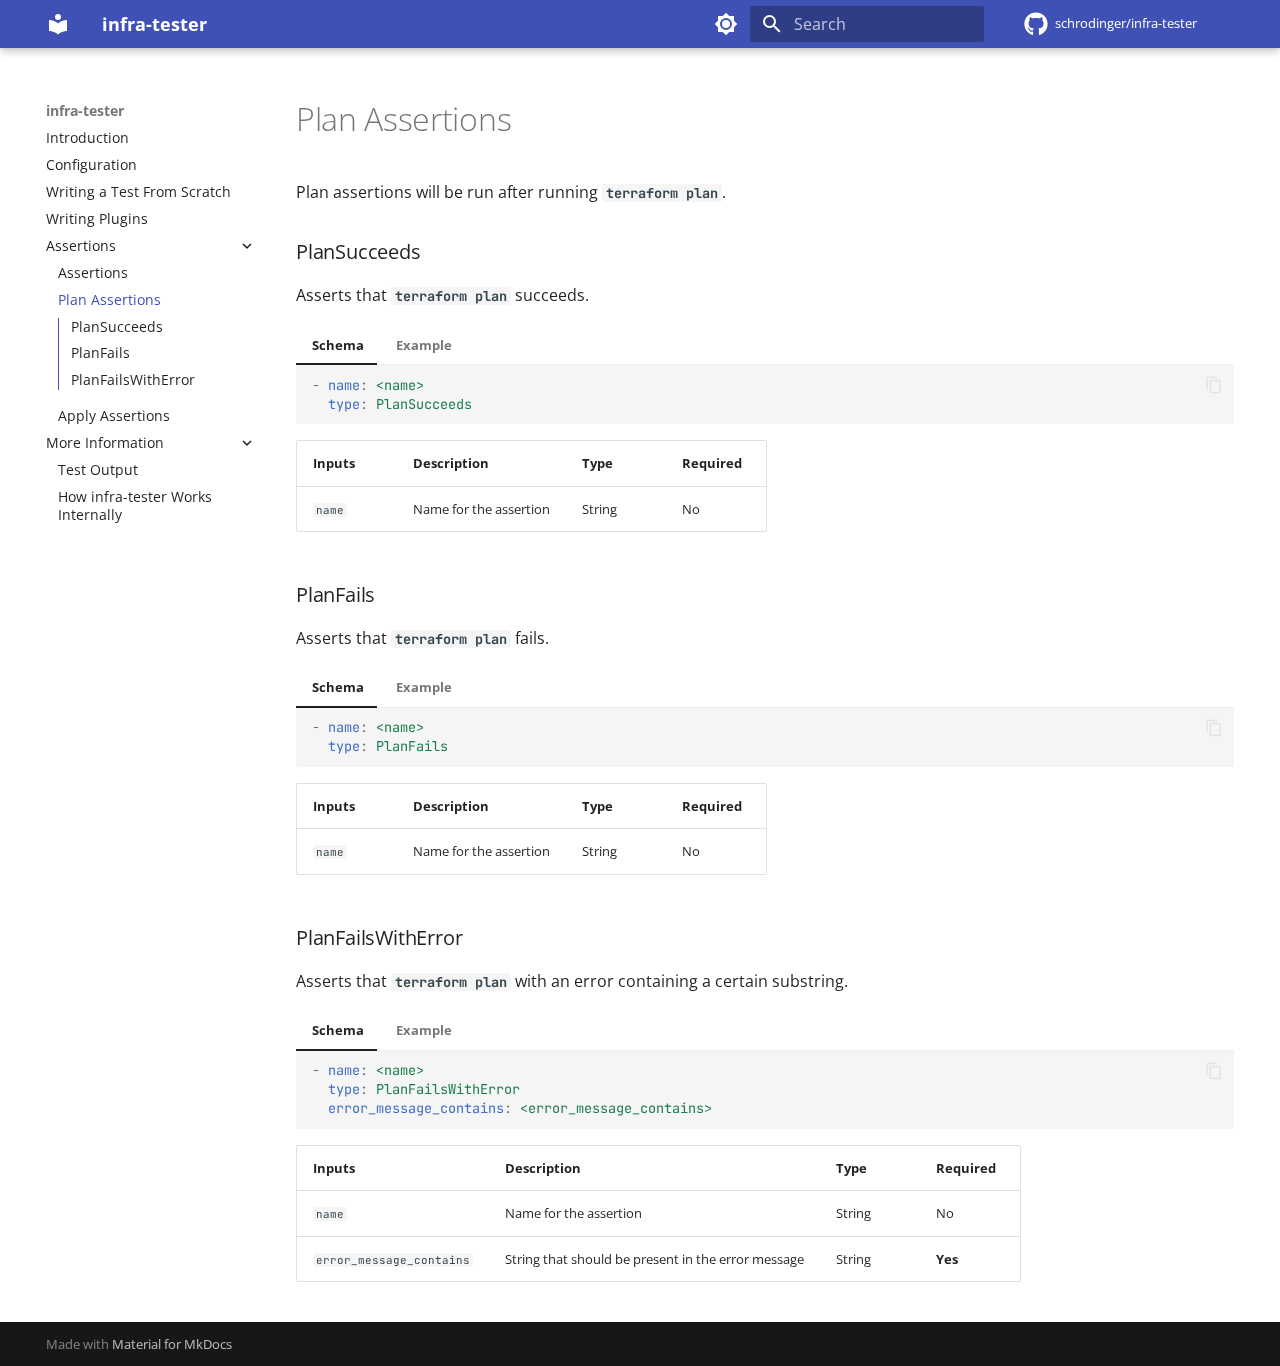
<file: plan_assertions/index.html>
<!doctype html>
<html lang="en" class="no-js">
  <head>
    
      <meta charset="utf-8">
      <meta name="viewport" content="width=device-width,initial-scale=1">
      
      
      
      
        <link rel="prev" href="../assertions/">
      
      
        <link rel="next" href="../apply_assertions/">
      
      
      <link rel="icon" href="../assets/images/favicon.png">
      <meta name="generator" content="mkdocs-1.6.1, mkdocs-material-9.6.11">
    
    
      
        <title>Plan Assertions - infra-tester</title>
      
    
    
      <link rel="stylesheet" href="../assets/stylesheets/main.4af4bdda.min.css">
      
        
        <link rel="stylesheet" href="../assets/stylesheets/palette.06af60db.min.css">
      
      


    
    
      
    
    
      
        
        
        <link rel="preconnect" href="https://fonts.gstatic.com" crossorigin>
        <link rel="stylesheet" href="https://fonts.googleapis.com/css?family=Open+Sans:300,300i,400,400i,700,700i%7CJetBrains+Mono:400,400i,700,700i&display=fallback">
        <style>:root{--md-text-font:"Open Sans";--md-code-font:"JetBrains Mono"}</style>
      
    
    
      <link rel="stylesheet" href="../css/enhancements.css">
    
    <script>__md_scope=new URL("..",location),__md_hash=e=>[...e].reduce(((e,_)=>(e<<5)-e+_.charCodeAt(0)),0),__md_get=(e,_=localStorage,t=__md_scope)=>JSON.parse(_.getItem(t.pathname+"."+e)),__md_set=(e,_,t=localStorage,a=__md_scope)=>{try{t.setItem(a.pathname+"."+e,JSON.stringify(_))}catch(e){}}</script>
    
      

    
    
    
  </head>
  
  
    
    
      
    
    
    
    
    <body dir="ltr" data-md-color-scheme="default" data-md-color-primary="indigo" data-md-color-accent="indigo">
  
    
    <input class="md-toggle" data-md-toggle="drawer" type="checkbox" id="__drawer" autocomplete="off">
    <input class="md-toggle" data-md-toggle="search" type="checkbox" id="__search" autocomplete="off">
    <label class="md-overlay" for="__drawer"></label>
    <div data-md-component="skip">
      
        
        <a href="#plan-assertions" class="md-skip">
          Skip to content
        </a>
      
    </div>
    <div data-md-component="announce">
      
    </div>
    
    
      

  

<header class="md-header md-header--shadow" data-md-component="header">
  <nav class="md-header__inner md-grid" aria-label="Header">
    <a href=".." title="infra-tester" class="md-header__button md-logo" aria-label="infra-tester" data-md-component="logo">
      
  
  <svg xmlns="http://www.w3.org/2000/svg" viewBox="0 0 24 24"><path d="M12 8a3 3 0 0 0 3-3 3 3 0 0 0-3-3 3 3 0 0 0-3 3 3 3 0 0 0 3 3m0 3.54C9.64 9.35 6.5 8 3 8v11c3.5 0 6.64 1.35 9 3.54 2.36-2.19 5.5-3.54 9-3.54V8c-3.5 0-6.64 1.35-9 3.54"/></svg>

    </a>
    <label class="md-header__button md-icon" for="__drawer">
      
      <svg xmlns="http://www.w3.org/2000/svg" viewBox="0 0 24 24"><path d="M3 6h18v2H3zm0 5h18v2H3zm0 5h18v2H3z"/></svg>
    </label>
    <div class="md-header__title" data-md-component="header-title">
      <div class="md-header__ellipsis">
        <div class="md-header__topic">
          <span class="md-ellipsis">
            infra-tester
          </span>
        </div>
        <div class="md-header__topic" data-md-component="header-topic">
          <span class="md-ellipsis">
            
              Plan Assertions
            
          </span>
        </div>
      </div>
    </div>
    
      
        <form class="md-header__option" data-md-component="palette">
  
    
    
    
    <input class="md-option" data-md-color-media="(prefers-color-scheme: light)" data-md-color-scheme="default" data-md-color-primary="indigo" data-md-color-accent="indigo"  aria-label="Switch to dark mode"  type="radio" name="__palette" id="__palette_0">
    
      <label class="md-header__button md-icon" title="Switch to dark mode" for="__palette_1" hidden>
        <svg xmlns="http://www.w3.org/2000/svg" viewBox="0 0 24 24"><path d="M12 8a4 4 0 0 0-4 4 4 4 0 0 0 4 4 4 4 0 0 0 4-4 4 4 0 0 0-4-4m0 10a6 6 0 0 1-6-6 6 6 0 0 1 6-6 6 6 0 0 1 6 6 6 6 0 0 1-6 6m8-9.31V4h-4.69L12 .69 8.69 4H4v4.69L.69 12 4 15.31V20h4.69L12 23.31 15.31 20H20v-4.69L23.31 12z"/></svg>
      </label>
    
  
    
    
    
    <input class="md-option" data-md-color-media="(prefers-color-scheme: dark)" data-md-color-scheme="slate" data-md-color-primary="indigo" data-md-color-accent="indigo"  aria-label="Switch to system preference"  type="radio" name="__palette" id="__palette_1">
    
      <label class="md-header__button md-icon" title="Switch to system preference" for="__palette_0" hidden>
        <svg xmlns="http://www.w3.org/2000/svg" viewBox="0 0 24 24"><path d="M12 18c-.89 0-1.74-.2-2.5-.55C11.56 16.5 13 14.42 13 12s-1.44-4.5-3.5-5.45C10.26 6.2 11.11 6 12 6a6 6 0 0 1 6 6 6 6 0 0 1-6 6m8-9.31V4h-4.69L12 .69 8.69 4H4v4.69L.69 12 4 15.31V20h4.69L12 23.31 15.31 20H20v-4.69L23.31 12z"/></svg>
      </label>
    
  
</form>
      
    
    
      <script>var palette=__md_get("__palette");if(palette&&palette.color){if("(prefers-color-scheme)"===palette.color.media){var media=matchMedia("(prefers-color-scheme: light)"),input=document.querySelector(media.matches?"[data-md-color-media='(prefers-color-scheme: light)']":"[data-md-color-media='(prefers-color-scheme: dark)']");palette.color.media=input.getAttribute("data-md-color-media"),palette.color.scheme=input.getAttribute("data-md-color-scheme"),palette.color.primary=input.getAttribute("data-md-color-primary"),palette.color.accent=input.getAttribute("data-md-color-accent")}for(var[key,value]of Object.entries(palette.color))document.body.setAttribute("data-md-color-"+key,value)}</script>
    
    
    
      
      
        <label class="md-header__button md-icon" for="__search">
          
          <svg xmlns="http://www.w3.org/2000/svg" viewBox="0 0 24 24"><path d="M9.5 3A6.5 6.5 0 0 1 16 9.5c0 1.61-.59 3.09-1.56 4.23l.27.27h.79l5 5-1.5 1.5-5-5v-.79l-.27-.27A6.52 6.52 0 0 1 9.5 16 6.5 6.5 0 0 1 3 9.5 6.5 6.5 0 0 1 9.5 3m0 2C7 5 5 7 5 9.5S7 14 9.5 14 14 12 14 9.5 12 5 9.5 5"/></svg>
        </label>
        <div class="md-search" data-md-component="search" role="dialog">
  <label class="md-search__overlay" for="__search"></label>
  <div class="md-search__inner" role="search">
    <form class="md-search__form" name="search">
      <input type="text" class="md-search__input" name="query" aria-label="Search" placeholder="Search" autocapitalize="off" autocorrect="off" autocomplete="off" spellcheck="false" data-md-component="search-query" required>
      <label class="md-search__icon md-icon" for="__search">
        
        <svg xmlns="http://www.w3.org/2000/svg" viewBox="0 0 24 24"><path d="M9.5 3A6.5 6.5 0 0 1 16 9.5c0 1.61-.59 3.09-1.56 4.23l.27.27h.79l5 5-1.5 1.5-5-5v-.79l-.27-.27A6.52 6.52 0 0 1 9.5 16 6.5 6.5 0 0 1 3 9.5 6.5 6.5 0 0 1 9.5 3m0 2C7 5 5 7 5 9.5S7 14 9.5 14 14 12 14 9.5 12 5 9.5 5"/></svg>
        
        <svg xmlns="http://www.w3.org/2000/svg" viewBox="0 0 24 24"><path d="M20 11v2H8l5.5 5.5-1.42 1.42L4.16 12l7.92-7.92L13.5 5.5 8 11z"/></svg>
      </label>
      <nav class="md-search__options" aria-label="Search">
        
        <button type="reset" class="md-search__icon md-icon" title="Clear" aria-label="Clear" tabindex="-1">
          
          <svg xmlns="http://www.w3.org/2000/svg" viewBox="0 0 24 24"><path d="M19 6.41 17.59 5 12 10.59 6.41 5 5 6.41 10.59 12 5 17.59 6.41 19 12 13.41 17.59 19 19 17.59 13.41 12z"/></svg>
        </button>
      </nav>
      
    </form>
    <div class="md-search__output">
      <div class="md-search__scrollwrap" tabindex="0" data-md-scrollfix>
        <div class="md-search-result" data-md-component="search-result">
          <div class="md-search-result__meta">
            Initializing search
          </div>
          <ol class="md-search-result__list" role="presentation"></ol>
        </div>
      </div>
    </div>
  </div>
</div>
      
    
    
      <div class="md-header__source">
        <a href="https://github.com/schrodinger/infra-tester" title="Go to repository" class="md-source" data-md-component="source">
  <div class="md-source__icon md-icon">
    
    <svg xmlns="http://www.w3.org/2000/svg" viewBox="0 0 496 512"><!--! Font Awesome Free 6.7.2 by @fontawesome - https://fontawesome.com License - https://fontawesome.com/license/free (Icons: CC BY 4.0, Fonts: SIL OFL 1.1, Code: MIT License) Copyright 2024 Fonticons, Inc.--><path d="M165.9 397.4c0 2-2.3 3.6-5.2 3.6-3.3.3-5.6-1.3-5.6-3.6 0-2 2.3-3.6 5.2-3.6 3-.3 5.6 1.3 5.6 3.6m-31.1-4.5c-.7 2 1.3 4.3 4.3 4.9 2.6 1 5.6 0 6.2-2s-1.3-4.3-4.3-5.2c-2.6-.7-5.5.3-6.2 2.3m44.2-1.7c-2.9.7-4.9 2.6-4.6 4.9.3 2 2.9 3.3 5.9 2.6 2.9-.7 4.9-2.6 4.6-4.6-.3-1.9-3-3.2-5.9-2.9M244.8 8C106.1 8 0 113.3 0 252c0 110.9 69.8 205.8 169.5 239.2 12.8 2.3 17.3-5.6 17.3-12.1 0-6.2-.3-40.4-.3-61.4 0 0-70 15-84.7-29.8 0 0-11.4-29.1-27.8-36.6 0 0-22.9-15.7 1.6-15.4 0 0 24.9 2 38.6 25.8 21.9 38.6 58.6 27.5 72.9 20.9 2.3-16 8.8-27.1 16-33.7-55.9-6.2-112.3-14.3-112.3-110.5 0-27.5 7.6-41.3 23.6-58.9-2.6-6.5-11.1-33.3 2.6-67.9 20.9-6.5 69 27 69 27 20-5.6 41.5-8.5 62.8-8.5s42.8 2.9 62.8 8.5c0 0 48.1-33.6 69-27 13.7 34.7 5.2 61.4 2.6 67.9 16 17.7 25.8 31.5 25.8 58.9 0 96.5-58.9 104.2-114.8 110.5 9.2 7.9 17 22.9 17 46.4 0 33.7-.3 75.4-.3 83.6 0 6.5 4.6 14.4 17.3 12.1C428.2 457.8 496 362.9 496 252 496 113.3 383.5 8 244.8 8M97.2 352.9c-1.3 1-1 3.3.7 5.2 1.6 1.6 3.9 2.3 5.2 1 1.3-1 1-3.3-.7-5.2-1.6-1.6-3.9-2.3-5.2-1m-10.8-8.1c-.7 1.3.3 2.9 2.3 3.9 1.6 1 3.6.7 4.3-.7.7-1.3-.3-2.9-2.3-3.9-2-.6-3.6-.3-4.3.7m32.4 35.6c-1.6 1.3-1 4.3 1.3 6.2 2.3 2.3 5.2 2.6 6.5 1 1.3-1.3.7-4.3-1.3-6.2-2.2-2.3-5.2-2.6-6.5-1m-11.4-14.7c-1.6 1-1.6 3.6 0 5.9s4.3 3.3 5.6 2.3c1.6-1.3 1.6-3.9 0-6.2-1.4-2.3-4-3.3-5.6-2"/></svg>
  </div>
  <div class="md-source__repository">
    schrodinger/infra-tester
  </div>
</a>
      </div>
    
  </nav>
  
</header>
    
    <div class="md-container" data-md-component="container">
      
      
        
          
        
      
      <main class="md-main" data-md-component="main">
        <div class="md-main__inner md-grid">
          
            
              
              <div class="md-sidebar md-sidebar--primary" data-md-component="sidebar" data-md-type="navigation" >
                <div class="md-sidebar__scrollwrap">
                  <div class="md-sidebar__inner">
                    



  

<nav class="md-nav md-nav--primary md-nav--integrated" aria-label="Navigation" data-md-level="0">
  <label class="md-nav__title" for="__drawer">
    <a href=".." title="infra-tester" class="md-nav__button md-logo" aria-label="infra-tester" data-md-component="logo">
      
  
  <svg xmlns="http://www.w3.org/2000/svg" viewBox="0 0 24 24"><path d="M12 8a3 3 0 0 0 3-3 3 3 0 0 0-3-3 3 3 0 0 0-3 3 3 3 0 0 0 3 3m0 3.54C9.64 9.35 6.5 8 3 8v11c3.5 0 6.64 1.35 9 3.54 2.36-2.19 5.5-3.54 9-3.54V8c-3.5 0-6.64 1.35-9 3.54"/></svg>

    </a>
    infra-tester
  </label>
  
    <div class="md-nav__source">
      <a href="https://github.com/schrodinger/infra-tester" title="Go to repository" class="md-source" data-md-component="source">
  <div class="md-source__icon md-icon">
    
    <svg xmlns="http://www.w3.org/2000/svg" viewBox="0 0 496 512"><!--! Font Awesome Free 6.7.2 by @fontawesome - https://fontawesome.com License - https://fontawesome.com/license/free (Icons: CC BY 4.0, Fonts: SIL OFL 1.1, Code: MIT License) Copyright 2024 Fonticons, Inc.--><path d="M165.9 397.4c0 2-2.3 3.6-5.2 3.6-3.3.3-5.6-1.3-5.6-3.6 0-2 2.3-3.6 5.2-3.6 3-.3 5.6 1.3 5.6 3.6m-31.1-4.5c-.7 2 1.3 4.3 4.3 4.9 2.6 1 5.6 0 6.2-2s-1.3-4.3-4.3-5.2c-2.6-.7-5.5.3-6.2 2.3m44.2-1.7c-2.9.7-4.9 2.6-4.6 4.9.3 2 2.9 3.3 5.9 2.6 2.9-.7 4.9-2.6 4.6-4.6-.3-1.9-3-3.2-5.9-2.9M244.8 8C106.1 8 0 113.3 0 252c0 110.9 69.8 205.8 169.5 239.2 12.8 2.3 17.3-5.6 17.3-12.1 0-6.2-.3-40.4-.3-61.4 0 0-70 15-84.7-29.8 0 0-11.4-29.1-27.8-36.6 0 0-22.9-15.7 1.6-15.4 0 0 24.9 2 38.6 25.8 21.9 38.6 58.6 27.5 72.9 20.9 2.3-16 8.8-27.1 16-33.7-55.9-6.2-112.3-14.3-112.3-110.5 0-27.5 7.6-41.3 23.6-58.9-2.6-6.5-11.1-33.3 2.6-67.9 20.9-6.5 69 27 69 27 20-5.6 41.5-8.5 62.8-8.5s42.8 2.9 62.8 8.5c0 0 48.1-33.6 69-27 13.7 34.7 5.2 61.4 2.6 67.9 16 17.7 25.8 31.5 25.8 58.9 0 96.5-58.9 104.2-114.8 110.5 9.2 7.9 17 22.9 17 46.4 0 33.7-.3 75.4-.3 83.6 0 6.5 4.6 14.4 17.3 12.1C428.2 457.8 496 362.9 496 252 496 113.3 383.5 8 244.8 8M97.2 352.9c-1.3 1-1 3.3.7 5.2 1.6 1.6 3.9 2.3 5.2 1 1.3-1 1-3.3-.7-5.2-1.6-1.6-3.9-2.3-5.2-1m-10.8-8.1c-.7 1.3.3 2.9 2.3 3.9 1.6 1 3.6.7 4.3-.7.7-1.3-.3-2.9-2.3-3.9-2-.6-3.6-.3-4.3.7m32.4 35.6c-1.6 1.3-1 4.3 1.3 6.2 2.3 2.3 5.2 2.6 6.5 1 1.3-1.3.7-4.3-1.3-6.2-2.2-2.3-5.2-2.6-6.5-1m-11.4-14.7c-1.6 1-1.6 3.6 0 5.9s4.3 3.3 5.6 2.3c1.6-1.3 1.6-3.9 0-6.2-1.4-2.3-4-3.3-5.6-2"/></svg>
  </div>
  <div class="md-source__repository">
    schrodinger/infra-tester
  </div>
</a>
    </div>
  
  <ul class="md-nav__list" data-md-scrollfix>
    
      
      
  
  
  
  
    <li class="md-nav__item">
      <a href=".." class="md-nav__link">
        
  
  
  <span class="md-ellipsis">
    Introduction
    
  </span>
  

      </a>
    </li>
  

    
      
      
  
  
  
  
    <li class="md-nav__item">
      <a href="../configuration/" class="md-nav__link">
        
  
  
  <span class="md-ellipsis">
    Configuration
    
  </span>
  

      </a>
    </li>
  

    
      
      
  
  
  
  
    <li class="md-nav__item">
      <a href="../writing_tests/" class="md-nav__link">
        
  
  
  <span class="md-ellipsis">
    Writing a Test From Scratch
    
  </span>
  

      </a>
    </li>
  

    
      
      
  
  
  
  
    <li class="md-nav__item">
      <a href="../extending_infra_tester/" class="md-nav__link">
        
  
  
  <span class="md-ellipsis">
    Writing Plugins
    
  </span>
  

      </a>
    </li>
  

    
      
      
  
  
    
  
  
  
    
    
    
    
    
    <li class="md-nav__item md-nav__item--active md-nav__item--nested">
      
        
        
        <input class="md-nav__toggle md-toggle " type="checkbox" id="__nav_5" checked>
        
          
          <label class="md-nav__link" for="__nav_5" id="__nav_5_label" tabindex="0">
            
  
  
  <span class="md-ellipsis">
    Assertions
    
  </span>
  

            <span class="md-nav__icon md-icon"></span>
          </label>
        
        <nav class="md-nav" data-md-level="1" aria-labelledby="__nav_5_label" aria-expanded="true">
          <label class="md-nav__title" for="__nav_5">
            <span class="md-nav__icon md-icon"></span>
            Assertions
          </label>
          <ul class="md-nav__list" data-md-scrollfix>
            
              
                
  
  
  
  
    <li class="md-nav__item">
      <a href="../assertions/" class="md-nav__link">
        
  
  
  <span class="md-ellipsis">
    Assertions
    
  </span>
  

      </a>
    </li>
  

              
            
              
                
  
  
    
  
  
  
    <li class="md-nav__item md-nav__item--active">
      
      <input class="md-nav__toggle md-toggle" type="checkbox" id="__toc">
      
      
        
      
      
        <label class="md-nav__link md-nav__link--active" for="__toc">
          
  
  
  <span class="md-ellipsis">
    Plan Assertions
    
  </span>
  

          <span class="md-nav__icon md-icon"></span>
        </label>
      
      <a href="./" class="md-nav__link md-nav__link--active">
        
  
  
  <span class="md-ellipsis">
    Plan Assertions
    
  </span>
  

      </a>
      
        

<nav class="md-nav md-nav--secondary" aria-label="Table of contents">
  
  
  
    
  
  
    <label class="md-nav__title" for="__toc">
      <span class="md-nav__icon md-icon"></span>
      Table of contents
    </label>
    <ul class="md-nav__list" data-md-component="toc" data-md-scrollfix>
      
        <li class="md-nav__item">
  <a href="#plansucceeds" class="md-nav__link">
    <span class="md-ellipsis">
      PlanSucceeds
    </span>
  </a>
  
</li>
      
        <li class="md-nav__item">
  <a href="#planfails" class="md-nav__link">
    <span class="md-ellipsis">
      PlanFails
    </span>
  </a>
  
</li>
      
        <li class="md-nav__item">
  <a href="#planfailswitherror" class="md-nav__link">
    <span class="md-ellipsis">
      PlanFailsWithError
    </span>
  </a>
  
</li>
      
    </ul>
  
</nav>
      
    </li>
  

              
            
              
                
  
  
  
  
    <li class="md-nav__item">
      <a href="../apply_assertions/" class="md-nav__link">
        
  
  
  <span class="md-ellipsis">
    Apply Assertions
    
  </span>
  

      </a>
    </li>
  

              
            
          </ul>
        </nav>
      
    </li>
  

    
      
      
  
  
  
  
    
    
    
    
    
    <li class="md-nav__item md-nav__item--nested">
      
        
        
          
        
        <input class="md-nav__toggle md-toggle md-toggle--indeterminate" type="checkbox" id="__nav_6" >
        
          
          <label class="md-nav__link" for="__nav_6" id="__nav_6_label" tabindex="0">
            
  
  
  <span class="md-ellipsis">
    More Information
    
  </span>
  

            <span class="md-nav__icon md-icon"></span>
          </label>
        
        <nav class="md-nav" data-md-level="1" aria-labelledby="__nav_6_label" aria-expanded="false">
          <label class="md-nav__title" for="__nav_6">
            <span class="md-nav__icon md-icon"></span>
            More Information
          </label>
          <ul class="md-nav__list" data-md-scrollfix>
            
              
                
  
  
  
  
    <li class="md-nav__item">
      <a href="../test_output/" class="md-nav__link">
        
  
  
  <span class="md-ellipsis">
    Test Output
    
  </span>
  

      </a>
    </li>
  

              
            
              
                
  
  
  
  
    <li class="md-nav__item">
      <a href="../infra_tester_internals/" class="md-nav__link">
        
  
  
  <span class="md-ellipsis">
    How infra-tester Works Internally
    
  </span>
  

      </a>
    </li>
  

              
            
          </ul>
        </nav>
      
    </li>
  

    
  </ul>
</nav>
                  </div>
                </div>
              </div>
            
            
          
          
            <div class="md-content" data-md-component="content">
              <article class="md-content__inner md-typeset">
                
                  


  
  


<h1 id="plan-assertions">Plan Assertions<a class="headerlink" href="#plan-assertions" title="Permanent link">&para;</a></h1>
<p>Plan assertions will be run after running <strong><code>terraform plan</code></strong>.</p>
<h3 id="plansucceeds">PlanSucceeds<a class="headerlink" href="#plansucceeds" title="Permanent link">&para;</a></h3>
<p>Asserts that <strong><code>terraform plan</code></strong> succeeds.</p>
<div class="tabbed-set tabbed-alternate" data-tabs="1:2"><input checked="checked" id="__tabbed_1_1" name="__tabbed_1" type="radio" /><input id="__tabbed_1_2" name="__tabbed_1" type="radio" /><div class="tabbed-labels"><label for="__tabbed_1_1">Schema</label><label for="__tabbed_1_2">Example</label></div>
<div class="tabbed-content">
<div class="tabbed-block">
<div class="highlight"><pre><span></span><code><span class="p p-Indicator">-</span><span class="w"> </span><span class="nt">name</span><span class="p">:</span><span class="w"> </span><span class="l l-Scalar l-Scalar-Plain">&lt;name&gt;</span>
<span class="w">  </span><span class="nt">type</span><span class="p">:</span><span class="w"> </span><span class="l l-Scalar l-Scalar-Plain">PlanSucceeds</span>
</code></pre></div>
</div>
<div class="tabbed-block">
<div class="highlight"><pre><span></span><code><span class="p p-Indicator">-</span><span class="w"> </span><span class="nt">name</span><span class="p">:</span><span class="w"> </span><span class="l l-Scalar l-Scalar-Plain">PlanShouldSucceed</span>
<span class="w">  </span><span class="nt">type</span><span class="p">:</span><span class="w"> </span><span class="l l-Scalar l-Scalar-Plain">PlanSucceeds</span>
</code></pre></div>
</div>
</div>
</div>
<table>
<thead>
<tr>
<th>Inputs</th>
<th>Description</th>
<th>Type</th>
<th>Required</th>
</tr>
</thead>
<tbody>
<tr>
<td><code>name</code></td>
<td>Name for the assertion</td>
<td>String</td>
<td>No</td>
</tr>
</tbody>
</table>
<h3 id="planfails">PlanFails<a class="headerlink" href="#planfails" title="Permanent link">&para;</a></h3>
<p>Asserts that <strong><code>terraform plan</code></strong> fails.</p>
<div class="tabbed-set tabbed-alternate" data-tabs="2:2"><input checked="checked" id="__tabbed_2_1" name="__tabbed_2" type="radio" /><input id="__tabbed_2_2" name="__tabbed_2" type="radio" /><div class="tabbed-labels"><label for="__tabbed_2_1">Schema</label><label for="__tabbed_2_2">Example</label></div>
<div class="tabbed-content">
<div class="tabbed-block">
<div class="highlight"><pre><span></span><code><span class="p p-Indicator">-</span><span class="w"> </span><span class="nt">name</span><span class="p">:</span><span class="w"> </span><span class="l l-Scalar l-Scalar-Plain">&lt;name&gt;</span>
<span class="w">  </span><span class="nt">type</span><span class="p">:</span><span class="w"> </span><span class="l l-Scalar l-Scalar-Plain">PlanFails</span>
</code></pre></div>
</div>
<div class="tabbed-block">
<div class="highlight"><pre><span></span><code><span class="p p-Indicator">-</span><span class="w"> </span><span class="nt">name</span><span class="p">:</span><span class="w"> </span><span class="l l-Scalar l-Scalar-Plain">PlanMustFail</span>
<span class="w">  </span><span class="nt">type</span><span class="p">:</span><span class="w"> </span><span class="l l-Scalar l-Scalar-Plain">PlanFails</span>
</code></pre></div>
</div>
</div>
</div>
<table>
<thead>
<tr>
<th>Inputs</th>
<th>Description</th>
<th>Type</th>
<th>Required</th>
</tr>
</thead>
<tbody>
<tr>
<td><code>name</code></td>
<td>Name for the assertion</td>
<td>String</td>
<td>No</td>
</tr>
</tbody>
</table>
<h3 id="planfailswitherror">PlanFailsWithError<a class="headerlink" href="#planfailswitherror" title="Permanent link">&para;</a></h3>
<p>Asserts that <strong><code>terraform plan</code></strong> with an error containing a certain substring.</p>
<div class="tabbed-set tabbed-alternate" data-tabs="3:2"><input checked="checked" id="__tabbed_3_1" name="__tabbed_3" type="radio" /><input id="__tabbed_3_2" name="__tabbed_3" type="radio" /><div class="tabbed-labels"><label for="__tabbed_3_1">Schema</label><label for="__tabbed_3_2">Example</label></div>
<div class="tabbed-content">
<div class="tabbed-block">
<div class="highlight"><pre><span></span><code><span class="p p-Indicator">-</span><span class="w"> </span><span class="nt">name</span><span class="p">:</span><span class="w"> </span><span class="l l-Scalar l-Scalar-Plain">&lt;name&gt;</span>
<span class="w">  </span><span class="nt">type</span><span class="p">:</span><span class="w"> </span><span class="l l-Scalar l-Scalar-Plain">PlanFailsWithError</span>
<span class="w">  </span><span class="nt">error_message_contains</span><span class="p">:</span><span class="w"> </span><span class="l l-Scalar l-Scalar-Plain">&lt;error_message_contains&gt;</span>
</code></pre></div>
</div>
<div class="tabbed-block">
<div class="highlight"><pre><span></span><code><span class="p p-Indicator">-</span><span class="w"> </span><span class="nt">name</span><span class="p">:</span><span class="w"> </span><span class="l l-Scalar l-Scalar-Plain">MustFailWithSampleError</span>
<span class="w">  </span><span class="nt">type</span><span class="p">:</span><span class="w"> </span><span class="l l-Scalar l-Scalar-Plain">PlanFailsWithError</span>
<span class="w">  </span><span class="nt">error_message_contains</span><span class="p">:</span><span class="w"> </span><span class="l l-Scalar l-Scalar-Plain">Failed with sample error</span>
</code></pre></div>
</div>
</div>
</div>
<table>
<thead>
<tr>
<th>Inputs</th>
<th>Description</th>
<th>Type</th>
<th>Required</th>
</tr>
</thead>
<tbody>
<tr>
<td><code>name</code></td>
<td>Name for the assertion</td>
<td>String</td>
<td>No</td>
</tr>
<tr>
<td><code>error_message_contains</code></td>
<td>String that should be present in the error message</td>
<td>String</td>
<td><strong>Yes</strong></td>
</tr>
</tbody>
</table>












                
              </article>
            </div>
          
          
<script>var target=document.getElementById(location.hash.slice(1));target&&target.name&&(target.checked=target.name.startsWith("__tabbed_"))</script>
        </div>
        
      </main>
      
        <footer class="md-footer">
  
  <div class="md-footer-meta md-typeset">
    <div class="md-footer-meta__inner md-grid">
      <div class="md-copyright">
  
  
    Made with
    <a href="https://squidfunk.github.io/mkdocs-material/" target="_blank" rel="noopener">
      Material for MkDocs
    </a>
  
</div>
      
    </div>
  </div>
</footer>
      
    </div>
    <div class="md-dialog" data-md-component="dialog">
      <div class="md-dialog__inner md-typeset"></div>
    </div>
    
    
    
      
      <script id="__config" type="application/json">{"base": "..", "features": ["toc.integrate", "navigation.instant", "navigation.tracking", "navigation.expand", "content.code.annotate", "content.code.copy"], "search": "../assets/javascripts/workers/search.f8cc74c7.min.js", "tags": null, "translations": {"clipboard.copied": "Copied to clipboard", "clipboard.copy": "Copy to clipboard", "search.result.more.one": "1 more on this page", "search.result.more.other": "# more on this page", "search.result.none": "No matching documents", "search.result.one": "1 matching document", "search.result.other": "# matching documents", "search.result.placeholder": "Type to start searching", "search.result.term.missing": "Missing", "select.version": "Select version"}, "version": null}</script>
    
    
      <script src="../assets/javascripts/bundle.c8b220af.min.js"></script>
      
    
  </body>
</html>
</file>
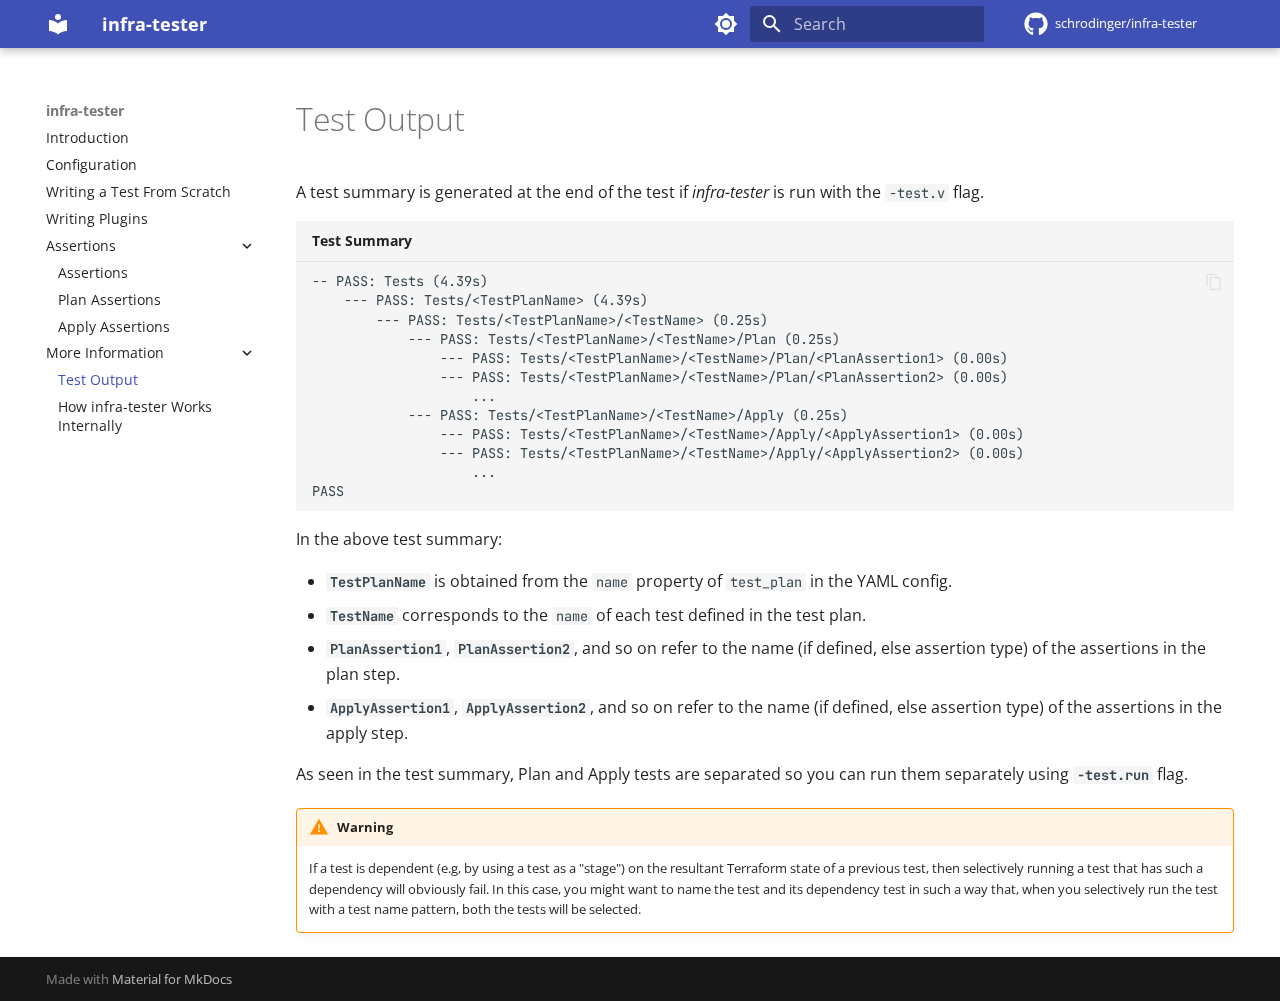
<file: test_output/index.html>
<!doctype html>
<html lang="en" class="no-js">
  <head>
    
      <meta charset="utf-8">
      <meta name="viewport" content="width=device-width,initial-scale=1">
      
      
      
      
        <link rel="prev" href="../apply_assertions/">
      
      
        <link rel="next" href="../infra_tester_internals/">
      
      
      <link rel="icon" href="../assets/images/favicon.png">
      <meta name="generator" content="mkdocs-1.6.1, mkdocs-material-9.6.11">
    
    
      
        <title>Test Output - infra-tester</title>
      
    
    
      <link rel="stylesheet" href="../assets/stylesheets/main.4af4bdda.min.css">
      
        
        <link rel="stylesheet" href="../assets/stylesheets/palette.06af60db.min.css">
      
      


    
    
      
    
    
      
        
        
        <link rel="preconnect" href="https://fonts.gstatic.com" crossorigin>
        <link rel="stylesheet" href="https://fonts.googleapis.com/css?family=Open+Sans:300,300i,400,400i,700,700i%7CJetBrains+Mono:400,400i,700,700i&display=fallback">
        <style>:root{--md-text-font:"Open Sans";--md-code-font:"JetBrains Mono"}</style>
      
    
    
      <link rel="stylesheet" href="../css/enhancements.css">
    
    <script>__md_scope=new URL("..",location),__md_hash=e=>[...e].reduce(((e,_)=>(e<<5)-e+_.charCodeAt(0)),0),__md_get=(e,_=localStorage,t=__md_scope)=>JSON.parse(_.getItem(t.pathname+"."+e)),__md_set=(e,_,t=localStorage,a=__md_scope)=>{try{t.setItem(a.pathname+"."+e,JSON.stringify(_))}catch(e){}}</script>
    
      

    
    
    
  </head>
  
  
    
    
      
    
    
    
    
    <body dir="ltr" data-md-color-scheme="default" data-md-color-primary="indigo" data-md-color-accent="indigo">
  
    
    <input class="md-toggle" data-md-toggle="drawer" type="checkbox" id="__drawer" autocomplete="off">
    <input class="md-toggle" data-md-toggle="search" type="checkbox" id="__search" autocomplete="off">
    <label class="md-overlay" for="__drawer"></label>
    <div data-md-component="skip">
      
        
        <a href="#test-output" class="md-skip">
          Skip to content
        </a>
      
    </div>
    <div data-md-component="announce">
      
    </div>
    
    
      

  

<header class="md-header md-header--shadow" data-md-component="header">
  <nav class="md-header__inner md-grid" aria-label="Header">
    <a href=".." title="infra-tester" class="md-header__button md-logo" aria-label="infra-tester" data-md-component="logo">
      
  
  <svg xmlns="http://www.w3.org/2000/svg" viewBox="0 0 24 24"><path d="M12 8a3 3 0 0 0 3-3 3 3 0 0 0-3-3 3 3 0 0 0-3 3 3 3 0 0 0 3 3m0 3.54C9.64 9.35 6.5 8 3 8v11c3.5 0 6.64 1.35 9 3.54 2.36-2.19 5.5-3.54 9-3.54V8c-3.5 0-6.64 1.35-9 3.54"/></svg>

    </a>
    <label class="md-header__button md-icon" for="__drawer">
      
      <svg xmlns="http://www.w3.org/2000/svg" viewBox="0 0 24 24"><path d="M3 6h18v2H3zm0 5h18v2H3zm0 5h18v2H3z"/></svg>
    </label>
    <div class="md-header__title" data-md-component="header-title">
      <div class="md-header__ellipsis">
        <div class="md-header__topic">
          <span class="md-ellipsis">
            infra-tester
          </span>
        </div>
        <div class="md-header__topic" data-md-component="header-topic">
          <span class="md-ellipsis">
            
              Test Output
            
          </span>
        </div>
      </div>
    </div>
    
      
        <form class="md-header__option" data-md-component="palette">
  
    
    
    
    <input class="md-option" data-md-color-media="(prefers-color-scheme: light)" data-md-color-scheme="default" data-md-color-primary="indigo" data-md-color-accent="indigo"  aria-label="Switch to dark mode"  type="radio" name="__palette" id="__palette_0">
    
      <label class="md-header__button md-icon" title="Switch to dark mode" for="__palette_1" hidden>
        <svg xmlns="http://www.w3.org/2000/svg" viewBox="0 0 24 24"><path d="M12 8a4 4 0 0 0-4 4 4 4 0 0 0 4 4 4 4 0 0 0 4-4 4 4 0 0 0-4-4m0 10a6 6 0 0 1-6-6 6 6 0 0 1 6-6 6 6 0 0 1 6 6 6 6 0 0 1-6 6m8-9.31V4h-4.69L12 .69 8.69 4H4v4.69L.69 12 4 15.31V20h4.69L12 23.31 15.31 20H20v-4.69L23.31 12z"/></svg>
      </label>
    
  
    
    
    
    <input class="md-option" data-md-color-media="(prefers-color-scheme: dark)" data-md-color-scheme="slate" data-md-color-primary="indigo" data-md-color-accent="indigo"  aria-label="Switch to system preference"  type="radio" name="__palette" id="__palette_1">
    
      <label class="md-header__button md-icon" title="Switch to system preference" for="__palette_0" hidden>
        <svg xmlns="http://www.w3.org/2000/svg" viewBox="0 0 24 24"><path d="M12 18c-.89 0-1.74-.2-2.5-.55C11.56 16.5 13 14.42 13 12s-1.44-4.5-3.5-5.45C10.26 6.2 11.11 6 12 6a6 6 0 0 1 6 6 6 6 0 0 1-6 6m8-9.31V4h-4.69L12 .69 8.69 4H4v4.69L.69 12 4 15.31V20h4.69L12 23.31 15.31 20H20v-4.69L23.31 12z"/></svg>
      </label>
    
  
</form>
      
    
    
      <script>var palette=__md_get("__palette");if(palette&&palette.color){if("(prefers-color-scheme)"===palette.color.media){var media=matchMedia("(prefers-color-scheme: light)"),input=document.querySelector(media.matches?"[data-md-color-media='(prefers-color-scheme: light)']":"[data-md-color-media='(prefers-color-scheme: dark)']");palette.color.media=input.getAttribute("data-md-color-media"),palette.color.scheme=input.getAttribute("data-md-color-scheme"),palette.color.primary=input.getAttribute("data-md-color-primary"),palette.color.accent=input.getAttribute("data-md-color-accent")}for(var[key,value]of Object.entries(palette.color))document.body.setAttribute("data-md-color-"+key,value)}</script>
    
    
    
      
      
        <label class="md-header__button md-icon" for="__search">
          
          <svg xmlns="http://www.w3.org/2000/svg" viewBox="0 0 24 24"><path d="M9.5 3A6.5 6.5 0 0 1 16 9.5c0 1.61-.59 3.09-1.56 4.23l.27.27h.79l5 5-1.5 1.5-5-5v-.79l-.27-.27A6.52 6.52 0 0 1 9.5 16 6.5 6.5 0 0 1 3 9.5 6.5 6.5 0 0 1 9.5 3m0 2C7 5 5 7 5 9.5S7 14 9.5 14 14 12 14 9.5 12 5 9.5 5"/></svg>
        </label>
        <div class="md-search" data-md-component="search" role="dialog">
  <label class="md-search__overlay" for="__search"></label>
  <div class="md-search__inner" role="search">
    <form class="md-search__form" name="search">
      <input type="text" class="md-search__input" name="query" aria-label="Search" placeholder="Search" autocapitalize="off" autocorrect="off" autocomplete="off" spellcheck="false" data-md-component="search-query" required>
      <label class="md-search__icon md-icon" for="__search">
        
        <svg xmlns="http://www.w3.org/2000/svg" viewBox="0 0 24 24"><path d="M9.5 3A6.5 6.5 0 0 1 16 9.5c0 1.61-.59 3.09-1.56 4.23l.27.27h.79l5 5-1.5 1.5-5-5v-.79l-.27-.27A6.52 6.52 0 0 1 9.5 16 6.5 6.5 0 0 1 3 9.5 6.5 6.5 0 0 1 9.5 3m0 2C7 5 5 7 5 9.5S7 14 9.5 14 14 12 14 9.5 12 5 9.5 5"/></svg>
        
        <svg xmlns="http://www.w3.org/2000/svg" viewBox="0 0 24 24"><path d="M20 11v2H8l5.5 5.5-1.42 1.42L4.16 12l7.92-7.92L13.5 5.5 8 11z"/></svg>
      </label>
      <nav class="md-search__options" aria-label="Search">
        
        <button type="reset" class="md-search__icon md-icon" title="Clear" aria-label="Clear" tabindex="-1">
          
          <svg xmlns="http://www.w3.org/2000/svg" viewBox="0 0 24 24"><path d="M19 6.41 17.59 5 12 10.59 6.41 5 5 6.41 10.59 12 5 17.59 6.41 19 12 13.41 17.59 19 19 17.59 13.41 12z"/></svg>
        </button>
      </nav>
      
    </form>
    <div class="md-search__output">
      <div class="md-search__scrollwrap" tabindex="0" data-md-scrollfix>
        <div class="md-search-result" data-md-component="search-result">
          <div class="md-search-result__meta">
            Initializing search
          </div>
          <ol class="md-search-result__list" role="presentation"></ol>
        </div>
      </div>
    </div>
  </div>
</div>
      
    
    
      <div class="md-header__source">
        <a href="https://github.com/schrodinger/infra-tester" title="Go to repository" class="md-source" data-md-component="source">
  <div class="md-source__icon md-icon">
    
    <svg xmlns="http://www.w3.org/2000/svg" viewBox="0 0 496 512"><!--! Font Awesome Free 6.7.2 by @fontawesome - https://fontawesome.com License - https://fontawesome.com/license/free (Icons: CC BY 4.0, Fonts: SIL OFL 1.1, Code: MIT License) Copyright 2024 Fonticons, Inc.--><path d="M165.9 397.4c0 2-2.3 3.6-5.2 3.6-3.3.3-5.6-1.3-5.6-3.6 0-2 2.3-3.6 5.2-3.6 3-.3 5.6 1.3 5.6 3.6m-31.1-4.5c-.7 2 1.3 4.3 4.3 4.9 2.6 1 5.6 0 6.2-2s-1.3-4.3-4.3-5.2c-2.6-.7-5.5.3-6.2 2.3m44.2-1.7c-2.9.7-4.9 2.6-4.6 4.9.3 2 2.9 3.3 5.9 2.6 2.9-.7 4.9-2.6 4.6-4.6-.3-1.9-3-3.2-5.9-2.9M244.8 8C106.1 8 0 113.3 0 252c0 110.9 69.8 205.8 169.5 239.2 12.8 2.3 17.3-5.6 17.3-12.1 0-6.2-.3-40.4-.3-61.4 0 0-70 15-84.7-29.8 0 0-11.4-29.1-27.8-36.6 0 0-22.9-15.7 1.6-15.4 0 0 24.9 2 38.6 25.8 21.9 38.6 58.6 27.5 72.9 20.9 2.3-16 8.8-27.1 16-33.7-55.9-6.2-112.3-14.3-112.3-110.5 0-27.5 7.6-41.3 23.6-58.9-2.6-6.5-11.1-33.3 2.6-67.9 20.9-6.5 69 27 69 27 20-5.6 41.5-8.5 62.8-8.5s42.8 2.9 62.8 8.5c0 0 48.1-33.6 69-27 13.7 34.7 5.2 61.4 2.6 67.9 16 17.7 25.8 31.5 25.8 58.9 0 96.5-58.9 104.2-114.8 110.5 9.2 7.9 17 22.9 17 46.4 0 33.7-.3 75.4-.3 83.6 0 6.5 4.6 14.4 17.3 12.1C428.2 457.8 496 362.9 496 252 496 113.3 383.5 8 244.8 8M97.2 352.9c-1.3 1-1 3.3.7 5.2 1.6 1.6 3.9 2.3 5.2 1 1.3-1 1-3.3-.7-5.2-1.6-1.6-3.9-2.3-5.2-1m-10.8-8.1c-.7 1.3.3 2.9 2.3 3.9 1.6 1 3.6.7 4.3-.7.7-1.3-.3-2.9-2.3-3.9-2-.6-3.6-.3-4.3.7m32.4 35.6c-1.6 1.3-1 4.3 1.3 6.2 2.3 2.3 5.2 2.6 6.5 1 1.3-1.3.7-4.3-1.3-6.2-2.2-2.3-5.2-2.6-6.5-1m-11.4-14.7c-1.6 1-1.6 3.6 0 5.9s4.3 3.3 5.6 2.3c1.6-1.3 1.6-3.9 0-6.2-1.4-2.3-4-3.3-5.6-2"/></svg>
  </div>
  <div class="md-source__repository">
    schrodinger/infra-tester
  </div>
</a>
      </div>
    
  </nav>
  
</header>
    
    <div class="md-container" data-md-component="container">
      
      
        
          
        
      
      <main class="md-main" data-md-component="main">
        <div class="md-main__inner md-grid">
          
            
              
              <div class="md-sidebar md-sidebar--primary" data-md-component="sidebar" data-md-type="navigation" >
                <div class="md-sidebar__scrollwrap">
                  <div class="md-sidebar__inner">
                    



  

<nav class="md-nav md-nav--primary md-nav--integrated" aria-label="Navigation" data-md-level="0">
  <label class="md-nav__title" for="__drawer">
    <a href=".." title="infra-tester" class="md-nav__button md-logo" aria-label="infra-tester" data-md-component="logo">
      
  
  <svg xmlns="http://www.w3.org/2000/svg" viewBox="0 0 24 24"><path d="M12 8a3 3 0 0 0 3-3 3 3 0 0 0-3-3 3 3 0 0 0-3 3 3 3 0 0 0 3 3m0 3.54C9.64 9.35 6.5 8 3 8v11c3.5 0 6.64 1.35 9 3.54 2.36-2.19 5.5-3.54 9-3.54V8c-3.5 0-6.64 1.35-9 3.54"/></svg>

    </a>
    infra-tester
  </label>
  
    <div class="md-nav__source">
      <a href="https://github.com/schrodinger/infra-tester" title="Go to repository" class="md-source" data-md-component="source">
  <div class="md-source__icon md-icon">
    
    <svg xmlns="http://www.w3.org/2000/svg" viewBox="0 0 496 512"><!--! Font Awesome Free 6.7.2 by @fontawesome - https://fontawesome.com License - https://fontawesome.com/license/free (Icons: CC BY 4.0, Fonts: SIL OFL 1.1, Code: MIT License) Copyright 2024 Fonticons, Inc.--><path d="M165.9 397.4c0 2-2.3 3.6-5.2 3.6-3.3.3-5.6-1.3-5.6-3.6 0-2 2.3-3.6 5.2-3.6 3-.3 5.6 1.3 5.6 3.6m-31.1-4.5c-.7 2 1.3 4.3 4.3 4.9 2.6 1 5.6 0 6.2-2s-1.3-4.3-4.3-5.2c-2.6-.7-5.5.3-6.2 2.3m44.2-1.7c-2.9.7-4.9 2.6-4.6 4.9.3 2 2.9 3.3 5.9 2.6 2.9-.7 4.9-2.6 4.6-4.6-.3-1.9-3-3.2-5.9-2.9M244.8 8C106.1 8 0 113.3 0 252c0 110.9 69.8 205.8 169.5 239.2 12.8 2.3 17.3-5.6 17.3-12.1 0-6.2-.3-40.4-.3-61.4 0 0-70 15-84.7-29.8 0 0-11.4-29.1-27.8-36.6 0 0-22.9-15.7 1.6-15.4 0 0 24.9 2 38.6 25.8 21.9 38.6 58.6 27.5 72.9 20.9 2.3-16 8.8-27.1 16-33.7-55.9-6.2-112.3-14.3-112.3-110.5 0-27.5 7.6-41.3 23.6-58.9-2.6-6.5-11.1-33.3 2.6-67.9 20.9-6.5 69 27 69 27 20-5.6 41.5-8.5 62.8-8.5s42.8 2.9 62.8 8.5c0 0 48.1-33.6 69-27 13.7 34.7 5.2 61.4 2.6 67.9 16 17.7 25.8 31.5 25.8 58.9 0 96.5-58.9 104.2-114.8 110.5 9.2 7.9 17 22.9 17 46.4 0 33.7-.3 75.4-.3 83.6 0 6.5 4.6 14.4 17.3 12.1C428.2 457.8 496 362.9 496 252 496 113.3 383.5 8 244.8 8M97.2 352.9c-1.3 1-1 3.3.7 5.2 1.6 1.6 3.9 2.3 5.2 1 1.3-1 1-3.3-.7-5.2-1.6-1.6-3.9-2.3-5.2-1m-10.8-8.1c-.7 1.3.3 2.9 2.3 3.9 1.6 1 3.6.7 4.3-.7.7-1.3-.3-2.9-2.3-3.9-2-.6-3.6-.3-4.3.7m32.4 35.6c-1.6 1.3-1 4.3 1.3 6.2 2.3 2.3 5.2 2.6 6.5 1 1.3-1.3.7-4.3-1.3-6.2-2.2-2.3-5.2-2.6-6.5-1m-11.4-14.7c-1.6 1-1.6 3.6 0 5.9s4.3 3.3 5.6 2.3c1.6-1.3 1.6-3.9 0-6.2-1.4-2.3-4-3.3-5.6-2"/></svg>
  </div>
  <div class="md-source__repository">
    schrodinger/infra-tester
  </div>
</a>
    </div>
  
  <ul class="md-nav__list" data-md-scrollfix>
    
      
      
  
  
  
  
    <li class="md-nav__item">
      <a href=".." class="md-nav__link">
        
  
  
  <span class="md-ellipsis">
    Introduction
    
  </span>
  

      </a>
    </li>
  

    
      
      
  
  
  
  
    <li class="md-nav__item">
      <a href="../configuration/" class="md-nav__link">
        
  
  
  <span class="md-ellipsis">
    Configuration
    
  </span>
  

      </a>
    </li>
  

    
      
      
  
  
  
  
    <li class="md-nav__item">
      <a href="../writing_tests/" class="md-nav__link">
        
  
  
  <span class="md-ellipsis">
    Writing a Test From Scratch
    
  </span>
  

      </a>
    </li>
  

    
      
      
  
  
  
  
    <li class="md-nav__item">
      <a href="../extending_infra_tester/" class="md-nav__link">
        
  
  
  <span class="md-ellipsis">
    Writing Plugins
    
  </span>
  

      </a>
    </li>
  

    
      
      
  
  
  
  
    
    
    
    
    
    <li class="md-nav__item md-nav__item--nested">
      
        
        
          
        
        <input class="md-nav__toggle md-toggle md-toggle--indeterminate" type="checkbox" id="__nav_5" >
        
          
          <label class="md-nav__link" for="__nav_5" id="__nav_5_label" tabindex="0">
            
  
  
  <span class="md-ellipsis">
    Assertions
    
  </span>
  

            <span class="md-nav__icon md-icon"></span>
          </label>
        
        <nav class="md-nav" data-md-level="1" aria-labelledby="__nav_5_label" aria-expanded="false">
          <label class="md-nav__title" for="__nav_5">
            <span class="md-nav__icon md-icon"></span>
            Assertions
          </label>
          <ul class="md-nav__list" data-md-scrollfix>
            
              
                
  
  
  
  
    <li class="md-nav__item">
      <a href="../assertions/" class="md-nav__link">
        
  
  
  <span class="md-ellipsis">
    Assertions
    
  </span>
  

      </a>
    </li>
  

              
            
              
                
  
  
  
  
    <li class="md-nav__item">
      <a href="../plan_assertions/" class="md-nav__link">
        
  
  
  <span class="md-ellipsis">
    Plan Assertions
    
  </span>
  

      </a>
    </li>
  

              
            
              
                
  
  
  
  
    <li class="md-nav__item">
      <a href="../apply_assertions/" class="md-nav__link">
        
  
  
  <span class="md-ellipsis">
    Apply Assertions
    
  </span>
  

      </a>
    </li>
  

              
            
          </ul>
        </nav>
      
    </li>
  

    
      
      
  
  
    
  
  
  
    
    
    
    
    
    <li class="md-nav__item md-nav__item--active md-nav__item--nested">
      
        
        
        <input class="md-nav__toggle md-toggle " type="checkbox" id="__nav_6" checked>
        
          
          <label class="md-nav__link" for="__nav_6" id="__nav_6_label" tabindex="0">
            
  
  
  <span class="md-ellipsis">
    More Information
    
  </span>
  

            <span class="md-nav__icon md-icon"></span>
          </label>
        
        <nav class="md-nav" data-md-level="1" aria-labelledby="__nav_6_label" aria-expanded="true">
          <label class="md-nav__title" for="__nav_6">
            <span class="md-nav__icon md-icon"></span>
            More Information
          </label>
          <ul class="md-nav__list" data-md-scrollfix>
            
              
                
  
  
    
  
  
  
    <li class="md-nav__item md-nav__item--active">
      
      <input class="md-nav__toggle md-toggle" type="checkbox" id="__toc">
      
      
        
      
      
      <a href="./" class="md-nav__link md-nav__link--active">
        
  
  
  <span class="md-ellipsis">
    Test Output
    
  </span>
  

      </a>
      
    </li>
  

              
            
              
                
  
  
  
  
    <li class="md-nav__item">
      <a href="../infra_tester_internals/" class="md-nav__link">
        
  
  
  <span class="md-ellipsis">
    How infra-tester Works Internally
    
  </span>
  

      </a>
    </li>
  

              
            
          </ul>
        </nav>
      
    </li>
  

    
  </ul>
</nav>
                  </div>
                </div>
              </div>
            
            
          
          
            <div class="md-content" data-md-component="content">
              <article class="md-content__inner md-typeset">
                
                  


  
  


<h1 id="test-output">Test Output<a class="headerlink" href="#test-output" title="Permanent link">&para;</a></h1>
<p>A test summary is generated at the end of the test if <em>infra-tester</em> is run with the <code>-test.v</code> flag.</p>
<div class="highlight"><span class="filename">Test Summary</span><pre><span></span><code>-- PASS: Tests (4.39s)
    --- PASS: Tests/&lt;TestPlanName&gt; (4.39s)
        --- PASS: Tests/&lt;TestPlanName&gt;/&lt;TestName&gt; (0.25s)
            --- PASS: Tests/&lt;TestPlanName&gt;/&lt;TestName&gt;/Plan (0.25s)
                --- PASS: Tests/&lt;TestPlanName&gt;/&lt;TestName&gt;/Plan/&lt;PlanAssertion1&gt; (0.00s)
                --- PASS: Tests/&lt;TestPlanName&gt;/&lt;TestName&gt;/Plan/&lt;PlanAssertion2&gt; (0.00s)
                    ...
            --- PASS: Tests/&lt;TestPlanName&gt;/&lt;TestName&gt;/Apply (0.25s)
                --- PASS: Tests/&lt;TestPlanName&gt;/&lt;TestName&gt;/Apply/&lt;ApplyAssertion1&gt; (0.00s)
                --- PASS: Tests/&lt;TestPlanName&gt;/&lt;TestName&gt;/Apply/&lt;ApplyAssertion2&gt; (0.00s)
                    ...
PASS
</code></pre></div>
<p>In the above test summary:</p>
<ul>
<li><strong><code>TestPlanName</code></strong> is obtained from the <code>name</code> property of <code>test_plan</code> in the YAML config.</li>
<li><strong><code>TestName</code></strong> corresponds to the <code>name</code> of each test defined in the test plan.</li>
<li><strong><code>PlanAssertion1</code></strong>, <strong><code>PlanAssertion2</code></strong>, and so on refer to the name (if defined, else assertion type) of the assertions in the plan step.</li>
<li><strong><code>ApplyAssertion1</code></strong>, <strong><code>ApplyAssertion2</code></strong>, and so on refer to the name (if defined, else assertion type) of the assertions in the apply step.</li>
</ul>
<p>As seen in the test summary, Plan and Apply tests are separated so you can run them separately using <strong><code>-test.run</code></strong> flag.</p>
<div class="admonition warning">
<p class="admonition-title">Warning</p>
<p>If a test is dependent (e.g, by using a test as a "stage") on the resultant Terraform state of a previous test, then selectively running a test that has such a dependency will obviously fail. In this case, you might want to name the test and its dependency test in such a way that, when you selectively run the test with a test name pattern, both the tests will be selected.</p>
</div>












                
              </article>
            </div>
          
          
<script>var target=document.getElementById(location.hash.slice(1));target&&target.name&&(target.checked=target.name.startsWith("__tabbed_"))</script>
        </div>
        
      </main>
      
        <footer class="md-footer">
  
  <div class="md-footer-meta md-typeset">
    <div class="md-footer-meta__inner md-grid">
      <div class="md-copyright">
  
  
    Made with
    <a href="https://squidfunk.github.io/mkdocs-material/" target="_blank" rel="noopener">
      Material for MkDocs
    </a>
  
</div>
      
    </div>
  </div>
</footer>
      
    </div>
    <div class="md-dialog" data-md-component="dialog">
      <div class="md-dialog__inner md-typeset"></div>
    </div>
    
    
    
      
      <script id="__config" type="application/json">{"base": "..", "features": ["toc.integrate", "navigation.instant", "navigation.tracking", "navigation.expand", "content.code.annotate", "content.code.copy"], "search": "../assets/javascripts/workers/search.f8cc74c7.min.js", "tags": null, "translations": {"clipboard.copied": "Copied to clipboard", "clipboard.copy": "Copy to clipboard", "search.result.more.one": "1 more on this page", "search.result.more.other": "# more on this page", "search.result.none": "No matching documents", "search.result.one": "1 matching document", "search.result.other": "# matching documents", "search.result.placeholder": "Type to start searching", "search.result.term.missing": "Missing", "select.version": "Select version"}, "version": null}</script>
    
    
      <script src="../assets/javascripts/bundle.c8b220af.min.js"></script>
      
    
  </body>
</html>
</file>
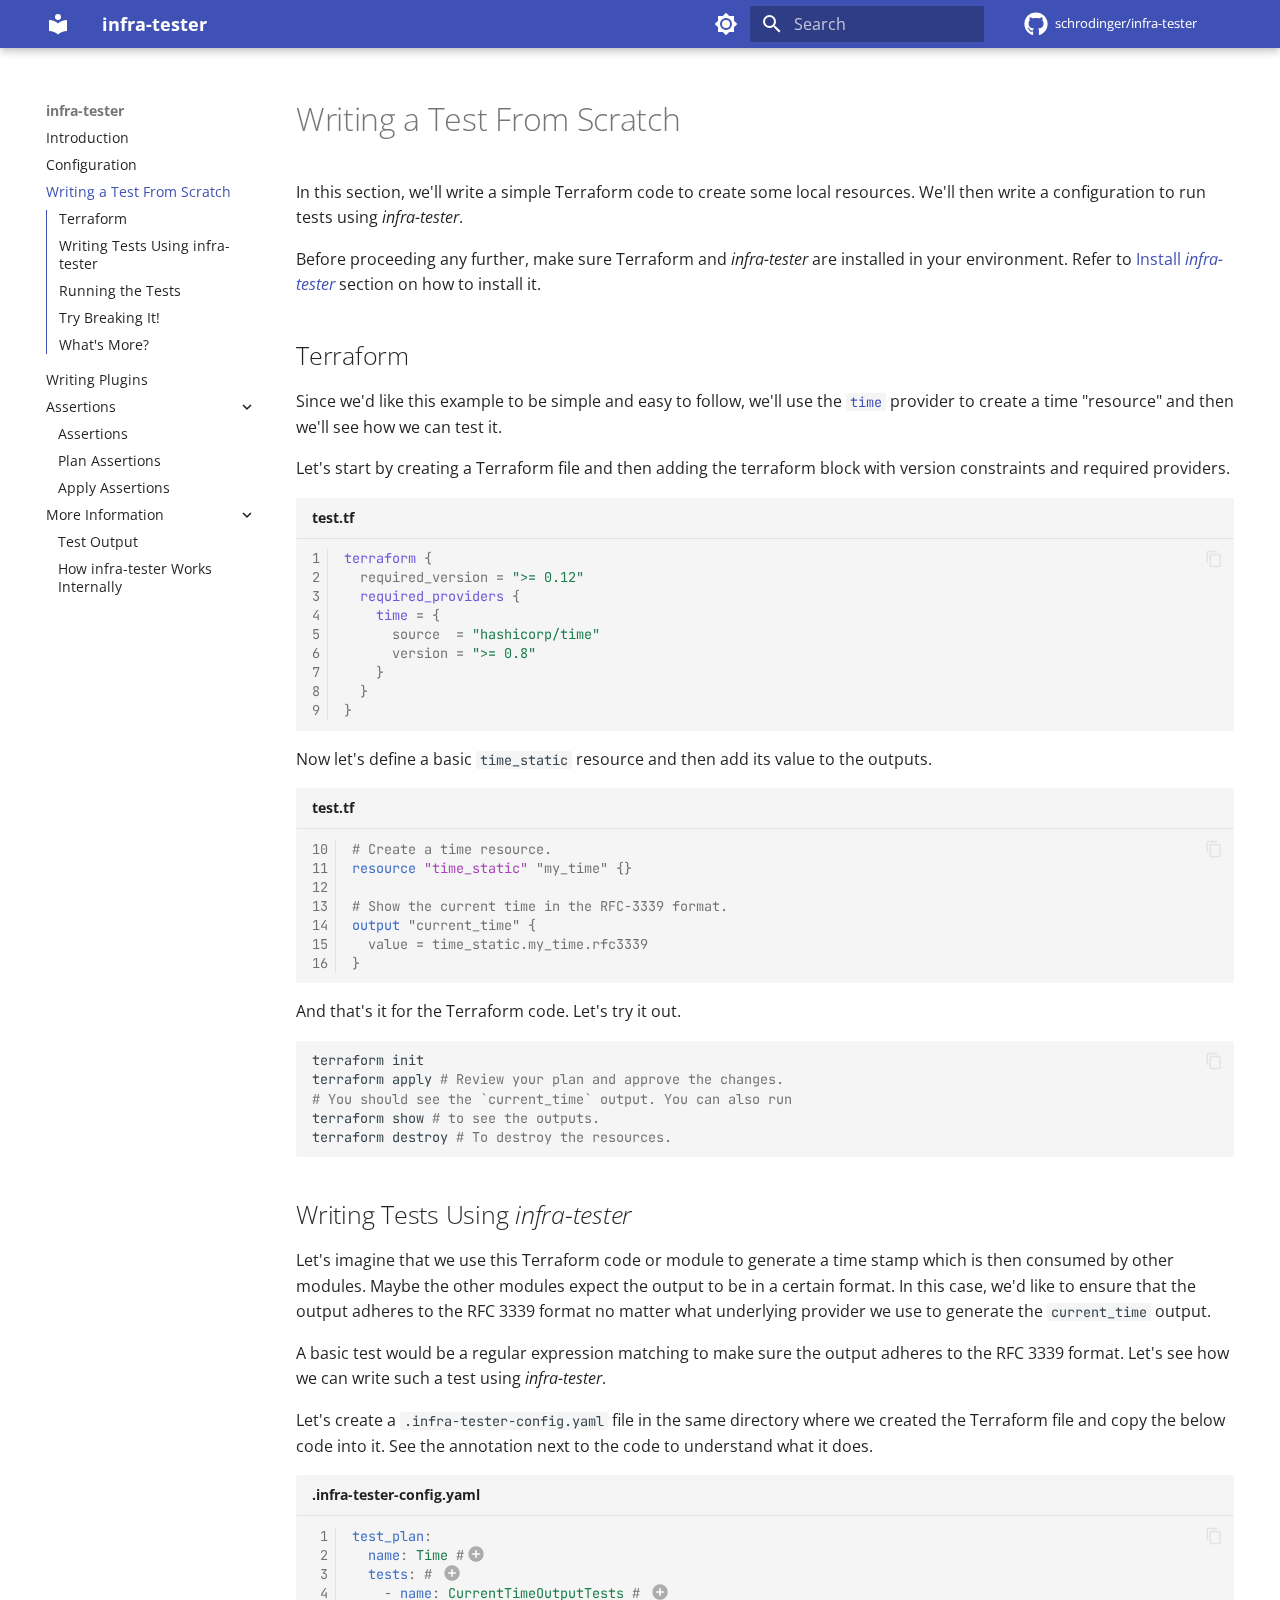
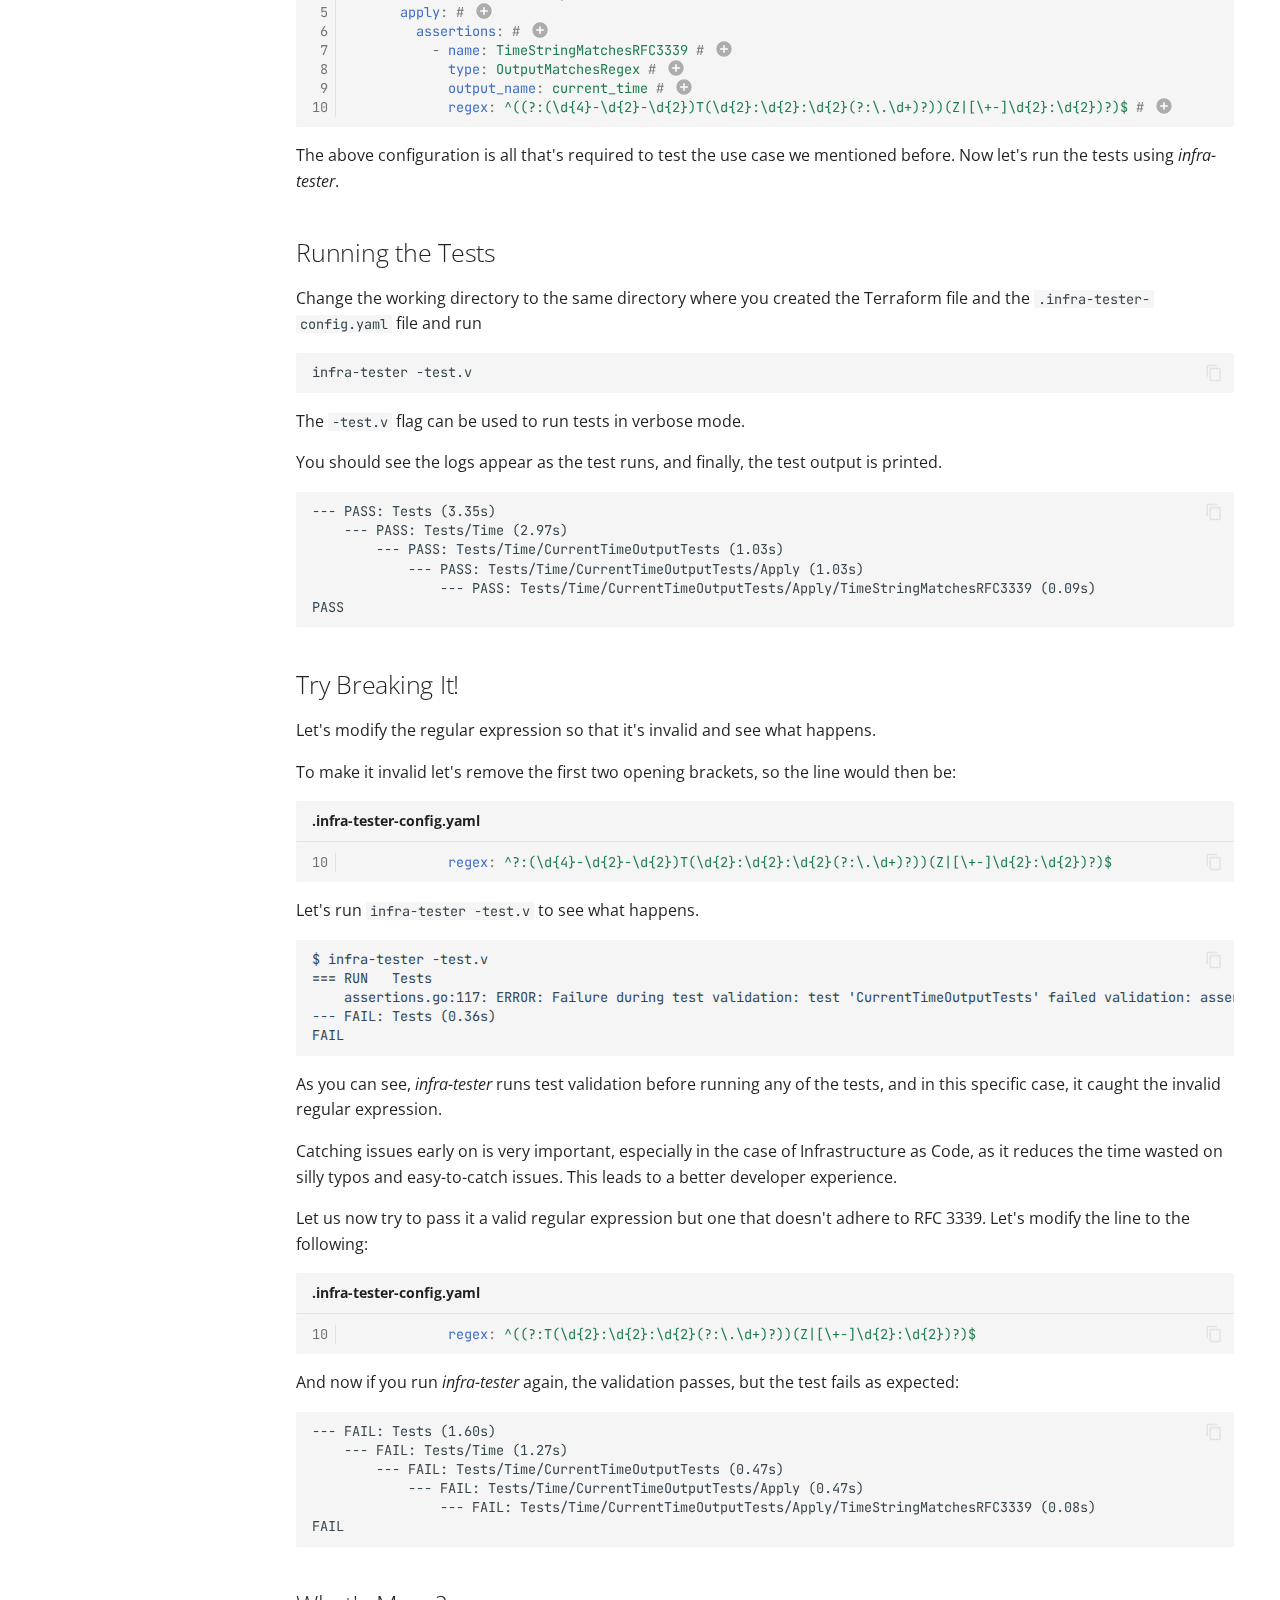
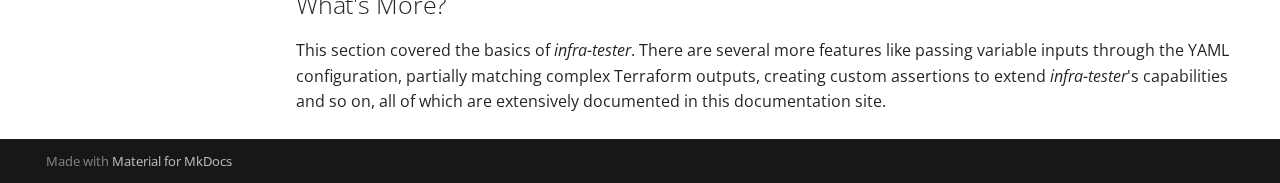
<file: writing_tests/index.html>
<!doctype html>
<html lang="en" class="no-js">
  <head>
    
      <meta charset="utf-8">
      <meta name="viewport" content="width=device-width,initial-scale=1">
      
      
      
      
        <link rel="prev" href="../configuration/">
      
      
        <link rel="next" href="../extending_infra_tester/">
      
      
      <link rel="icon" href="../assets/images/favicon.png">
      <meta name="generator" content="mkdocs-1.6.1, mkdocs-material-9.6.11">
    
    
      
        <title>Writing a Test From Scratch - infra-tester</title>
      
    
    
      <link rel="stylesheet" href="../assets/stylesheets/main.4af4bdda.min.css">
      
        
        <link rel="stylesheet" href="../assets/stylesheets/palette.06af60db.min.css">
      
      


    
    
      
    
    
      
        
        
        <link rel="preconnect" href="https://fonts.gstatic.com" crossorigin>
        <link rel="stylesheet" href="https://fonts.googleapis.com/css?family=Open+Sans:300,300i,400,400i,700,700i%7CJetBrains+Mono:400,400i,700,700i&display=fallback">
        <style>:root{--md-text-font:"Open Sans";--md-code-font:"JetBrains Mono"}</style>
      
    
    
      <link rel="stylesheet" href="../css/enhancements.css">
    
    <script>__md_scope=new URL("..",location),__md_hash=e=>[...e].reduce(((e,_)=>(e<<5)-e+_.charCodeAt(0)),0),__md_get=(e,_=localStorage,t=__md_scope)=>JSON.parse(_.getItem(t.pathname+"."+e)),__md_set=(e,_,t=localStorage,a=__md_scope)=>{try{t.setItem(a.pathname+"."+e,JSON.stringify(_))}catch(e){}}</script>
    
      

    
    
    
  </head>
  
  
    
    
      
    
    
    
    
    <body dir="ltr" data-md-color-scheme="default" data-md-color-primary="indigo" data-md-color-accent="indigo">
  
    
    <input class="md-toggle" data-md-toggle="drawer" type="checkbox" id="__drawer" autocomplete="off">
    <input class="md-toggle" data-md-toggle="search" type="checkbox" id="__search" autocomplete="off">
    <label class="md-overlay" for="__drawer"></label>
    <div data-md-component="skip">
      
        
        <a href="#writing-a-test-from-scratch" class="md-skip">
          Skip to content
        </a>
      
    </div>
    <div data-md-component="announce">
      
    </div>
    
    
      

  

<header class="md-header md-header--shadow" data-md-component="header">
  <nav class="md-header__inner md-grid" aria-label="Header">
    <a href=".." title="infra-tester" class="md-header__button md-logo" aria-label="infra-tester" data-md-component="logo">
      
  
  <svg xmlns="http://www.w3.org/2000/svg" viewBox="0 0 24 24"><path d="M12 8a3 3 0 0 0 3-3 3 3 0 0 0-3-3 3 3 0 0 0-3 3 3 3 0 0 0 3 3m0 3.54C9.64 9.35 6.5 8 3 8v11c3.5 0 6.64 1.35 9 3.54 2.36-2.19 5.5-3.54 9-3.54V8c-3.5 0-6.64 1.35-9 3.54"/></svg>

    </a>
    <label class="md-header__button md-icon" for="__drawer">
      
      <svg xmlns="http://www.w3.org/2000/svg" viewBox="0 0 24 24"><path d="M3 6h18v2H3zm0 5h18v2H3zm0 5h18v2H3z"/></svg>
    </label>
    <div class="md-header__title" data-md-component="header-title">
      <div class="md-header__ellipsis">
        <div class="md-header__topic">
          <span class="md-ellipsis">
            infra-tester
          </span>
        </div>
        <div class="md-header__topic" data-md-component="header-topic">
          <span class="md-ellipsis">
            
              Writing a Test From Scratch
            
          </span>
        </div>
      </div>
    </div>
    
      
        <form class="md-header__option" data-md-component="palette">
  
    
    
    
    <input class="md-option" data-md-color-media="(prefers-color-scheme: light)" data-md-color-scheme="default" data-md-color-primary="indigo" data-md-color-accent="indigo"  aria-label="Switch to dark mode"  type="radio" name="__palette" id="__palette_0">
    
      <label class="md-header__button md-icon" title="Switch to dark mode" for="__palette_1" hidden>
        <svg xmlns="http://www.w3.org/2000/svg" viewBox="0 0 24 24"><path d="M12 8a4 4 0 0 0-4 4 4 4 0 0 0 4 4 4 4 0 0 0 4-4 4 4 0 0 0-4-4m0 10a6 6 0 0 1-6-6 6 6 0 0 1 6-6 6 6 0 0 1 6 6 6 6 0 0 1-6 6m8-9.31V4h-4.69L12 .69 8.69 4H4v4.69L.69 12 4 15.31V20h4.69L12 23.31 15.31 20H20v-4.69L23.31 12z"/></svg>
      </label>
    
  
    
    
    
    <input class="md-option" data-md-color-media="(prefers-color-scheme: dark)" data-md-color-scheme="slate" data-md-color-primary="indigo" data-md-color-accent="indigo"  aria-label="Switch to system preference"  type="radio" name="__palette" id="__palette_1">
    
      <label class="md-header__button md-icon" title="Switch to system preference" for="__palette_0" hidden>
        <svg xmlns="http://www.w3.org/2000/svg" viewBox="0 0 24 24"><path d="M12 18c-.89 0-1.74-.2-2.5-.55C11.56 16.5 13 14.42 13 12s-1.44-4.5-3.5-5.45C10.26 6.2 11.11 6 12 6a6 6 0 0 1 6 6 6 6 0 0 1-6 6m8-9.31V4h-4.69L12 .69 8.69 4H4v4.69L.69 12 4 15.31V20h4.69L12 23.31 15.31 20H20v-4.69L23.31 12z"/></svg>
      </label>
    
  
</form>
      
    
    
      <script>var palette=__md_get("__palette");if(palette&&palette.color){if("(prefers-color-scheme)"===palette.color.media){var media=matchMedia("(prefers-color-scheme: light)"),input=document.querySelector(media.matches?"[data-md-color-media='(prefers-color-scheme: light)']":"[data-md-color-media='(prefers-color-scheme: dark)']");palette.color.media=input.getAttribute("data-md-color-media"),palette.color.scheme=input.getAttribute("data-md-color-scheme"),palette.color.primary=input.getAttribute("data-md-color-primary"),palette.color.accent=input.getAttribute("data-md-color-accent")}for(var[key,value]of Object.entries(palette.color))document.body.setAttribute("data-md-color-"+key,value)}</script>
    
    
    
      
      
        <label class="md-header__button md-icon" for="__search">
          
          <svg xmlns="http://www.w3.org/2000/svg" viewBox="0 0 24 24"><path d="M9.5 3A6.5 6.5 0 0 1 16 9.5c0 1.61-.59 3.09-1.56 4.23l.27.27h.79l5 5-1.5 1.5-5-5v-.79l-.27-.27A6.52 6.52 0 0 1 9.5 16 6.5 6.5 0 0 1 3 9.5 6.5 6.5 0 0 1 9.5 3m0 2C7 5 5 7 5 9.5S7 14 9.5 14 14 12 14 9.5 12 5 9.5 5"/></svg>
        </label>
        <div class="md-search" data-md-component="search" role="dialog">
  <label class="md-search__overlay" for="__search"></label>
  <div class="md-search__inner" role="search">
    <form class="md-search__form" name="search">
      <input type="text" class="md-search__input" name="query" aria-label="Search" placeholder="Search" autocapitalize="off" autocorrect="off" autocomplete="off" spellcheck="false" data-md-component="search-query" required>
      <label class="md-search__icon md-icon" for="__search">
        
        <svg xmlns="http://www.w3.org/2000/svg" viewBox="0 0 24 24"><path d="M9.5 3A6.5 6.5 0 0 1 16 9.5c0 1.61-.59 3.09-1.56 4.23l.27.27h.79l5 5-1.5 1.5-5-5v-.79l-.27-.27A6.52 6.52 0 0 1 9.5 16 6.5 6.5 0 0 1 3 9.5 6.5 6.5 0 0 1 9.5 3m0 2C7 5 5 7 5 9.5S7 14 9.5 14 14 12 14 9.5 12 5 9.5 5"/></svg>
        
        <svg xmlns="http://www.w3.org/2000/svg" viewBox="0 0 24 24"><path d="M20 11v2H8l5.5 5.5-1.42 1.42L4.16 12l7.92-7.92L13.5 5.5 8 11z"/></svg>
      </label>
      <nav class="md-search__options" aria-label="Search">
        
        <button type="reset" class="md-search__icon md-icon" title="Clear" aria-label="Clear" tabindex="-1">
          
          <svg xmlns="http://www.w3.org/2000/svg" viewBox="0 0 24 24"><path d="M19 6.41 17.59 5 12 10.59 6.41 5 5 6.41 10.59 12 5 17.59 6.41 19 12 13.41 17.59 19 19 17.59 13.41 12z"/></svg>
        </button>
      </nav>
      
    </form>
    <div class="md-search__output">
      <div class="md-search__scrollwrap" tabindex="0" data-md-scrollfix>
        <div class="md-search-result" data-md-component="search-result">
          <div class="md-search-result__meta">
            Initializing search
          </div>
          <ol class="md-search-result__list" role="presentation"></ol>
        </div>
      </div>
    </div>
  </div>
</div>
      
    
    
      <div class="md-header__source">
        <a href="https://github.com/schrodinger/infra-tester" title="Go to repository" class="md-source" data-md-component="source">
  <div class="md-source__icon md-icon">
    
    <svg xmlns="http://www.w3.org/2000/svg" viewBox="0 0 496 512"><!--! Font Awesome Free 6.7.2 by @fontawesome - https://fontawesome.com License - https://fontawesome.com/license/free (Icons: CC BY 4.0, Fonts: SIL OFL 1.1, Code: MIT License) Copyright 2024 Fonticons, Inc.--><path d="M165.9 397.4c0 2-2.3 3.6-5.2 3.6-3.3.3-5.6-1.3-5.6-3.6 0-2 2.3-3.6 5.2-3.6 3-.3 5.6 1.3 5.6 3.6m-31.1-4.5c-.7 2 1.3 4.3 4.3 4.9 2.6 1 5.6 0 6.2-2s-1.3-4.3-4.3-5.2c-2.6-.7-5.5.3-6.2 2.3m44.2-1.7c-2.9.7-4.9 2.6-4.6 4.9.3 2 2.9 3.3 5.9 2.6 2.9-.7 4.9-2.6 4.6-4.6-.3-1.9-3-3.2-5.9-2.9M244.8 8C106.1 8 0 113.3 0 252c0 110.9 69.8 205.8 169.5 239.2 12.8 2.3 17.3-5.6 17.3-12.1 0-6.2-.3-40.4-.3-61.4 0 0-70 15-84.7-29.8 0 0-11.4-29.1-27.8-36.6 0 0-22.9-15.7 1.6-15.4 0 0 24.9 2 38.6 25.8 21.9 38.6 58.6 27.5 72.9 20.9 2.3-16 8.8-27.1 16-33.7-55.9-6.2-112.3-14.3-112.3-110.5 0-27.5 7.6-41.3 23.6-58.9-2.6-6.5-11.1-33.3 2.6-67.9 20.9-6.5 69 27 69 27 20-5.6 41.5-8.5 62.8-8.5s42.8 2.9 62.8 8.5c0 0 48.1-33.6 69-27 13.7 34.7 5.2 61.4 2.6 67.9 16 17.7 25.8 31.5 25.8 58.9 0 96.5-58.9 104.2-114.8 110.5 9.2 7.9 17 22.9 17 46.4 0 33.7-.3 75.4-.3 83.6 0 6.5 4.6 14.4 17.3 12.1C428.2 457.8 496 362.9 496 252 496 113.3 383.5 8 244.8 8M97.2 352.9c-1.3 1-1 3.3.7 5.2 1.6 1.6 3.9 2.3 5.2 1 1.3-1 1-3.3-.7-5.2-1.6-1.6-3.9-2.3-5.2-1m-10.8-8.1c-.7 1.3.3 2.9 2.3 3.9 1.6 1 3.6.7 4.3-.7.7-1.3-.3-2.9-2.3-3.9-2-.6-3.6-.3-4.3.7m32.4 35.6c-1.6 1.3-1 4.3 1.3 6.2 2.3 2.3 5.2 2.6 6.5 1 1.3-1.3.7-4.3-1.3-6.2-2.2-2.3-5.2-2.6-6.5-1m-11.4-14.7c-1.6 1-1.6 3.6 0 5.9s4.3 3.3 5.6 2.3c1.6-1.3 1.6-3.9 0-6.2-1.4-2.3-4-3.3-5.6-2"/></svg>
  </div>
  <div class="md-source__repository">
    schrodinger/infra-tester
  </div>
</a>
      </div>
    
  </nav>
  
</header>
    
    <div class="md-container" data-md-component="container">
      
      
        
          
        
      
      <main class="md-main" data-md-component="main">
        <div class="md-main__inner md-grid">
          
            
              
              <div class="md-sidebar md-sidebar--primary" data-md-component="sidebar" data-md-type="navigation" >
                <div class="md-sidebar__scrollwrap">
                  <div class="md-sidebar__inner">
                    



  

<nav class="md-nav md-nav--primary md-nav--integrated" aria-label="Navigation" data-md-level="0">
  <label class="md-nav__title" for="__drawer">
    <a href=".." title="infra-tester" class="md-nav__button md-logo" aria-label="infra-tester" data-md-component="logo">
      
  
  <svg xmlns="http://www.w3.org/2000/svg" viewBox="0 0 24 24"><path d="M12 8a3 3 0 0 0 3-3 3 3 0 0 0-3-3 3 3 0 0 0-3 3 3 3 0 0 0 3 3m0 3.54C9.64 9.35 6.5 8 3 8v11c3.5 0 6.64 1.35 9 3.54 2.36-2.19 5.5-3.54 9-3.54V8c-3.5 0-6.64 1.35-9 3.54"/></svg>

    </a>
    infra-tester
  </label>
  
    <div class="md-nav__source">
      <a href="https://github.com/schrodinger/infra-tester" title="Go to repository" class="md-source" data-md-component="source">
  <div class="md-source__icon md-icon">
    
    <svg xmlns="http://www.w3.org/2000/svg" viewBox="0 0 496 512"><!--! Font Awesome Free 6.7.2 by @fontawesome - https://fontawesome.com License - https://fontawesome.com/license/free (Icons: CC BY 4.0, Fonts: SIL OFL 1.1, Code: MIT License) Copyright 2024 Fonticons, Inc.--><path d="M165.9 397.4c0 2-2.3 3.6-5.2 3.6-3.3.3-5.6-1.3-5.6-3.6 0-2 2.3-3.6 5.2-3.6 3-.3 5.6 1.3 5.6 3.6m-31.1-4.5c-.7 2 1.3 4.3 4.3 4.9 2.6 1 5.6 0 6.2-2s-1.3-4.3-4.3-5.2c-2.6-.7-5.5.3-6.2 2.3m44.2-1.7c-2.9.7-4.9 2.6-4.6 4.9.3 2 2.9 3.3 5.9 2.6 2.9-.7 4.9-2.6 4.6-4.6-.3-1.9-3-3.2-5.9-2.9M244.8 8C106.1 8 0 113.3 0 252c0 110.9 69.8 205.8 169.5 239.2 12.8 2.3 17.3-5.6 17.3-12.1 0-6.2-.3-40.4-.3-61.4 0 0-70 15-84.7-29.8 0 0-11.4-29.1-27.8-36.6 0 0-22.9-15.7 1.6-15.4 0 0 24.9 2 38.6 25.8 21.9 38.6 58.6 27.5 72.9 20.9 2.3-16 8.8-27.1 16-33.7-55.9-6.2-112.3-14.3-112.3-110.5 0-27.5 7.6-41.3 23.6-58.9-2.6-6.5-11.1-33.3 2.6-67.9 20.9-6.5 69 27 69 27 20-5.6 41.5-8.5 62.8-8.5s42.8 2.9 62.8 8.5c0 0 48.1-33.6 69-27 13.7 34.7 5.2 61.4 2.6 67.9 16 17.7 25.8 31.5 25.8 58.9 0 96.5-58.9 104.2-114.8 110.5 9.2 7.9 17 22.9 17 46.4 0 33.7-.3 75.4-.3 83.6 0 6.5 4.6 14.4 17.3 12.1C428.2 457.8 496 362.9 496 252 496 113.3 383.5 8 244.8 8M97.2 352.9c-1.3 1-1 3.3.7 5.2 1.6 1.6 3.9 2.3 5.2 1 1.3-1 1-3.3-.7-5.2-1.6-1.6-3.9-2.3-5.2-1m-10.8-8.1c-.7 1.3.3 2.9 2.3 3.9 1.6 1 3.6.7 4.3-.7.7-1.3-.3-2.9-2.3-3.9-2-.6-3.6-.3-4.3.7m32.4 35.6c-1.6 1.3-1 4.3 1.3 6.2 2.3 2.3 5.2 2.6 6.5 1 1.3-1.3.7-4.3-1.3-6.2-2.2-2.3-5.2-2.6-6.5-1m-11.4-14.7c-1.6 1-1.6 3.6 0 5.9s4.3 3.3 5.6 2.3c1.6-1.3 1.6-3.9 0-6.2-1.4-2.3-4-3.3-5.6-2"/></svg>
  </div>
  <div class="md-source__repository">
    schrodinger/infra-tester
  </div>
</a>
    </div>
  
  <ul class="md-nav__list" data-md-scrollfix>
    
      
      
  
  
  
  
    <li class="md-nav__item">
      <a href=".." class="md-nav__link">
        
  
  
  <span class="md-ellipsis">
    Introduction
    
  </span>
  

      </a>
    </li>
  

    
      
      
  
  
  
  
    <li class="md-nav__item">
      <a href="../configuration/" class="md-nav__link">
        
  
  
  <span class="md-ellipsis">
    Configuration
    
  </span>
  

      </a>
    </li>
  

    
      
      
  
  
    
  
  
  
    <li class="md-nav__item md-nav__item--active">
      
      <input class="md-nav__toggle md-toggle" type="checkbox" id="__toc">
      
      
        
      
      
        <label class="md-nav__link md-nav__link--active" for="__toc">
          
  
  
  <span class="md-ellipsis">
    Writing a Test From Scratch
    
  </span>
  

          <span class="md-nav__icon md-icon"></span>
        </label>
      
      <a href="./" class="md-nav__link md-nav__link--active">
        
  
  
  <span class="md-ellipsis">
    Writing a Test From Scratch
    
  </span>
  

      </a>
      
        

<nav class="md-nav md-nav--secondary" aria-label="Table of contents">
  
  
  
    
  
  
    <label class="md-nav__title" for="__toc">
      <span class="md-nav__icon md-icon"></span>
      Table of contents
    </label>
    <ul class="md-nav__list" data-md-component="toc" data-md-scrollfix>
      
        <li class="md-nav__item">
  <a href="#terraform" class="md-nav__link">
    <span class="md-ellipsis">
      Terraform
    </span>
  </a>
  
</li>
      
        <li class="md-nav__item">
  <a href="#writing-tests-using-infra-tester" class="md-nav__link">
    <span class="md-ellipsis">
      Writing Tests Using infra-tester
    </span>
  </a>
  
</li>
      
        <li class="md-nav__item">
  <a href="#running-the-tests" class="md-nav__link">
    <span class="md-ellipsis">
      Running the Tests
    </span>
  </a>
  
</li>
      
        <li class="md-nav__item">
  <a href="#try-breaking-it" class="md-nav__link">
    <span class="md-ellipsis">
      Try Breaking It!
    </span>
  </a>
  
</li>
      
        <li class="md-nav__item">
  <a href="#whats-more" class="md-nav__link">
    <span class="md-ellipsis">
      What's More?
    </span>
  </a>
  
</li>
      
    </ul>
  
</nav>
      
    </li>
  

    
      
      
  
  
  
  
    <li class="md-nav__item">
      <a href="../extending_infra_tester/" class="md-nav__link">
        
  
  
  <span class="md-ellipsis">
    Writing Plugins
    
  </span>
  

      </a>
    </li>
  

    
      
      
  
  
  
  
    
    
    
    
    
    <li class="md-nav__item md-nav__item--nested">
      
        
        
          
        
        <input class="md-nav__toggle md-toggle md-toggle--indeterminate" type="checkbox" id="__nav_5" >
        
          
          <label class="md-nav__link" for="__nav_5" id="__nav_5_label" tabindex="0">
            
  
  
  <span class="md-ellipsis">
    Assertions
    
  </span>
  

            <span class="md-nav__icon md-icon"></span>
          </label>
        
        <nav class="md-nav" data-md-level="1" aria-labelledby="__nav_5_label" aria-expanded="false">
          <label class="md-nav__title" for="__nav_5">
            <span class="md-nav__icon md-icon"></span>
            Assertions
          </label>
          <ul class="md-nav__list" data-md-scrollfix>
            
              
                
  
  
  
  
    <li class="md-nav__item">
      <a href="../assertions/" class="md-nav__link">
        
  
  
  <span class="md-ellipsis">
    Assertions
    
  </span>
  

      </a>
    </li>
  

              
            
              
                
  
  
  
  
    <li class="md-nav__item">
      <a href="../plan_assertions/" class="md-nav__link">
        
  
  
  <span class="md-ellipsis">
    Plan Assertions
    
  </span>
  

      </a>
    </li>
  

              
            
              
                
  
  
  
  
    <li class="md-nav__item">
      <a href="../apply_assertions/" class="md-nav__link">
        
  
  
  <span class="md-ellipsis">
    Apply Assertions
    
  </span>
  

      </a>
    </li>
  

              
            
          </ul>
        </nav>
      
    </li>
  

    
      
      
  
  
  
  
    
    
    
    
    
    <li class="md-nav__item md-nav__item--nested">
      
        
        
          
        
        <input class="md-nav__toggle md-toggle md-toggle--indeterminate" type="checkbox" id="__nav_6" >
        
          
          <label class="md-nav__link" for="__nav_6" id="__nav_6_label" tabindex="0">
            
  
  
  <span class="md-ellipsis">
    More Information
    
  </span>
  

            <span class="md-nav__icon md-icon"></span>
          </label>
        
        <nav class="md-nav" data-md-level="1" aria-labelledby="__nav_6_label" aria-expanded="false">
          <label class="md-nav__title" for="__nav_6">
            <span class="md-nav__icon md-icon"></span>
            More Information
          </label>
          <ul class="md-nav__list" data-md-scrollfix>
            
              
                
  
  
  
  
    <li class="md-nav__item">
      <a href="../test_output/" class="md-nav__link">
        
  
  
  <span class="md-ellipsis">
    Test Output
    
  </span>
  

      </a>
    </li>
  

              
            
              
                
  
  
  
  
    <li class="md-nav__item">
      <a href="../infra_tester_internals/" class="md-nav__link">
        
  
  
  <span class="md-ellipsis">
    How infra-tester Works Internally
    
  </span>
  

      </a>
    </li>
  

              
            
          </ul>
        </nav>
      
    </li>
  

    
  </ul>
</nav>
                  </div>
                </div>
              </div>
            
            
          
          
            <div class="md-content" data-md-component="content">
              <article class="md-content__inner md-typeset">
                
                  


  
  


<h1 id="writing-a-test-from-scratch">Writing a Test From Scratch<a class="headerlink" href="#writing-a-test-from-scratch" title="Permanent link">&para;</a></h1>
<p>In this section, we'll write a simple Terraform code to create some
local resources. We'll then write a configuration to run tests using
<em>infra-tester</em>.</p>
<p>Before proceeding any further, make sure Terraform and <em>infra-tester</em>
are installed in your environment. Refer to <a href="../#install-infra-tester">Install <em>infra-tester</em></a> section on how to install it.</p>
<h2 id="terraform">Terraform<a class="headerlink" href="#terraform" title="Permanent link">&para;</a></h2>
<p>Since we'd like this example to be simple and easy to follow, we'll
use the <a href="https://registry.terraform.io/providers/hashicorp/time/latest"><code>time</code></a> provider to create a time "resource" and then we'll see how we can test it.</p>
<p>Let's start by creating a Terraform file and then adding the terraform
block with version constraints and required providers.</p>
<div class="highlight"><table class="highlighttable"><tr><th colspan="2" class="filename"><span class="filename">test.tf</span></th></tr><tr><td class="linenos"><div class="linenodiv"><pre><span></span><span class="normal">1</span>
<span class="normal">2</span>
<span class="normal">3</span>
<span class="normal">4</span>
<span class="normal">5</span>
<span class="normal">6</span>
<span class="normal">7</span>
<span class="normal">8</span>
<span class="normal">9</span></pre></div></td><td class="code"><div><pre><span></span><code><span class="nb">terraform</span><span class="w"> </span><span class="p">{</span>
<span class="w">  </span><span class="na">required_version</span><span class="w"> </span><span class="o">=</span><span class="w"> </span><span class="s2">&quot;&gt;= 0.12&quot;</span>
<span class="w">  </span><span class="nb">required_providers</span><span class="w"> </span><span class="p">{</span>
<span class="w">    </span><span class="nb">time</span><span class="w"> </span><span class="o">=</span><span class="w"> </span><span class="p">{</span>
<span class="w">      </span><span class="na">source</span><span class="w">  </span><span class="o">=</span><span class="w"> </span><span class="s2">&quot;hashicorp/time&quot;</span>
<span class="w">      </span><span class="na">version</span><span class="w"> </span><span class="o">=</span><span class="w"> </span><span class="s2">&quot;&gt;= 0.8&quot;</span>
<span class="w">    </span><span class="p">}</span>
<span class="w">  </span><span class="p">}</span>
<span class="p">}</span>
</code></pre></div></td></tr></table></div>
<p>Now let's define a basic <code>time_static</code> resource and then add its value to the
outputs.</p>
<div class="highlight"><table class="highlighttable"><tr><th colspan="2" class="filename"><span class="filename">test.tf</span></th></tr><tr><td class="linenos"><div class="linenodiv"><pre><span></span><span class="normal">10</span>
<span class="normal">11</span>
<span class="normal">12</span>
<span class="normal">13</span>
<span class="normal">14</span>
<span class="normal">15</span>
<span class="normal">16</span></pre></div></td><td class="code"><div><pre><span></span><code><span class="c1"># Create a time resource.</span>
<span class="kr">resource</span><span class="w"> </span><span class="nc">&quot;time_static&quot;</span><span class="w"> </span><span class="nv">&quot;my_time&quot;</span><span class="w"> </span><span class="p">{}</span>

<span class="c1"># Show the current time in the RFC-3339 format.</span>
<span class="kr">output</span><span class="w"> </span><span class="nv">&quot;current_time&quot;</span><span class="w"> </span><span class="p">{</span>
<span class="w">  </span><span class="na">value</span><span class="w"> </span><span class="o">=</span><span class="w"> </span><span class="nv">time_static.my_time.rfc3339</span>
<span class="p">}</span>
</code></pre></div></td></tr></table></div>
<p>And that's it for the Terraform code. Let's try it out.
<div class="highlight"><pre><span></span><code>terraform<span class="w"> </span>init
terraform<span class="w"> </span>apply<span class="w"> </span><span class="c1"># Review your plan and approve the changes.</span>
<span class="c1"># You should see the `current_time` output. You can also run</span>
terraform<span class="w"> </span>show<span class="w"> </span><span class="c1"># to see the outputs.</span>
terraform<span class="w"> </span>destroy<span class="w"> </span><span class="c1"># To destroy the resources.</span>
</code></pre></div></p>
<h2 id="writing-tests-using-infra-tester">Writing Tests Using <em>infra-tester</em><a class="headerlink" href="#writing-tests-using-infra-tester" title="Permanent link">&para;</a></h2>
<p>Let's imagine that we use this Terraform code or module to generate a time stamp which is then consumed by other modules. Maybe the other modules expect
the output to be in a certain format. In this case, we'd like to ensure that
the output adheres to the RFC 3339 format no matter what underlying provider
we use to generate the <code>current_time</code> output.</p>
<p>A basic test would be a regular expression matching to make sure the output
adheres to the RFC 3339 format. Let's see how we can write such a test using
<em>infra-tester</em>.</p>
<p>Let's create a <code>.infra-tester-config.yaml</code> file in the same directory where we created the
Terraform file and copy the below code into it. See the annotation next
to the code to understand what it does.</p>
<div class="highlight"><table class="highlighttable"><tr><th colspan="2" class="filename"><span class="filename">.infra-tester-config.yaml</span></th></tr><tr><td class="linenos"><div class="linenodiv"><pre><span></span><span class="normal"> 1</span>
<span class="normal"> 2</span>
<span class="normal"> 3</span>
<span class="normal"> 4</span>
<span class="normal"> 5</span>
<span class="normal"> 6</span>
<span class="normal"> 7</span>
<span class="normal"> 8</span>
<span class="normal"> 9</span>
<span class="normal">10</span></pre></div></td><td class="code"><div><pre><span></span><code><span class="nt">test_plan</span><span class="p">:</span>
<span class="w">  </span><span class="nt">name</span><span class="p">:</span><span class="w"> </span><span class="l l-Scalar l-Scalar-Plain">Time</span><span class="w"> </span><span class="c1">#(1)</span>
<span class="w">  </span><span class="nt">tests</span><span class="p">:</span><span class="w"> </span><span class="c1"># (2)</span>
<span class="w">    </span><span class="p p-Indicator">-</span><span class="w"> </span><span class="nt">name</span><span class="p">:</span><span class="w"> </span><span class="l l-Scalar l-Scalar-Plain">CurrentTimeOutputTests</span><span class="w"> </span><span class="c1"># (3)</span>
<span class="w">      </span><span class="nt">apply</span><span class="p">:</span><span class="w"> </span><span class="c1"># (4)</span>
<span class="w">        </span><span class="nt">assertions</span><span class="p">:</span><span class="w"> </span><span class="c1"># (5)</span>
<span class="w">          </span><span class="p p-Indicator">-</span><span class="w"> </span><span class="nt">name</span><span class="p">:</span><span class="w"> </span><span class="l l-Scalar l-Scalar-Plain">TimeStringMatchesRFC3339</span><span class="w"> </span><span class="c1"># (6)</span>
<span class="w">            </span><span class="nt">type</span><span class="p">:</span><span class="w"> </span><span class="l l-Scalar l-Scalar-Plain">OutputMatchesRegex</span><span class="w"> </span><span class="c1"># (7)</span>
<span class="w">            </span><span class="nt">output_name</span><span class="p">:</span><span class="w"> </span><span class="l l-Scalar l-Scalar-Plain">current_time</span><span class="w"> </span><span class="c1"># (8)</span>
<span class="w">            </span><span class="nt">regex</span><span class="p">:</span><span class="w"> </span><span class="l l-Scalar l-Scalar-Plain">^((?:(\d{4}-\d{2}-\d{2})T(\d{2}:\d{2}:\d{2}(?:\.\d+)?))(Z|[\+-]\d{2}:\d{2})?)$</span><span class="w"> </span><span class="c1"># (9)</span>
</code></pre></div></td></tr></table></div>
<ol>
<li>This is the test plan name. All the tests are grouped under this test plan name.
It's best to name it the same as the module or component name.</li>
<li>The <code>tests</code> block can contain a list of tests that are to be run.</li>
<li>Each test must have a unique name. This name will show up in the final test output.</li>
<li>The <code>apply</code> block can contain assertions that will be run after <code>terraform apply</code>
was run. Similarly, there's also a <code>plan</code> block which can also contain a list of
assertions that are to be run after a <code>terraform plan</code>.</li>
<li>The <code>assertions</code> block can contain a list of assertions to be run under the <code>plan</code> or <code>apply</code> step depending on whether it's defined under <code>plan</code> or <code>apply</code>
block.</li>
<li>An assertion can optionally have a name. If a name is not provided the <code>type</code> of
assertion will be used to generate a name for the assertion in the test output.</li>
<li><code>type</code> of assertion determines what assertion will be run. This must be a
valid assertion. <em>infra-tester</em> provides several inbuilt assertion types.
It also supports a plugin system to introduce custom assertions as well.</li>
<li><code>output_name</code> is an input field specific to the <code>OutputMatchesRegex</code> assertion.
The assertion captures the string value of the output named <code>output_name</code>
to match the regular expression.</li>
<li><code>OutputMatchesRegex</code> specific input field which will be used to match against the output value.</li>
</ol>
<p>The above configuration is all that's required to test the use case we mentioned before. Now let's run the tests using <em>infra-tester</em>.</p>
<h2 id="running-the-tests">Running the Tests<a class="headerlink" href="#running-the-tests" title="Permanent link">&para;</a></h2>
<p>Change the working directory to the same directory where you created the Terraform
file and the <code>.infra-tester-config.yaml</code> file and run</p>
<div class="highlight"><pre><span></span><code>infra-tester<span class="w"> </span>-test.v
</code></pre></div>
<p>The <code>-test.v</code> flag can be used to run tests in verbose mode.</p>
<p>You should see the logs appear as the test runs, and finally, the test output is
printed.</p>
<div class="highlight"><pre><span></span><code>--- PASS: Tests (3.35s)
    --- PASS: Tests/Time (2.97s)
        --- PASS: Tests/Time/CurrentTimeOutputTests (1.03s)
            --- PASS: Tests/Time/CurrentTimeOutputTests/Apply (1.03s)
                --- PASS: Tests/Time/CurrentTimeOutputTests/Apply/TimeStringMatchesRFC3339 (0.09s)
PASS
</code></pre></div>
<h2 id="try-breaking-it">Try Breaking It!<a class="headerlink" href="#try-breaking-it" title="Permanent link">&para;</a></h2>
<p>Let's modify the regular expression so that it's invalid and see what happens.</p>
<p>To make it invalid let's remove the first two opening brackets, so the
line would then be:</p>
<div class="highlight"><table class="highlighttable"><tr><th colspan="2" class="filename"><span class="filename">.infra-tester-config.yaml</span></th></tr><tr><td class="linenos"><div class="linenodiv"><pre><span></span><span class="normal">10</span></pre></div></td><td class="code"><div><pre><span></span><code><span class="w">            </span><span class="nt">regex</span><span class="p">:</span><span class="w"> </span><span class="l l-Scalar l-Scalar-Plain">^?:(\d{4}-\d{2}-\d{2})T(\d{2}:\d{2}:\d{2}(?:\.\d+)?))(Z|[\+-]\d{2}:\d{2})?)$</span>
</code></pre></div></td></tr></table></div>
<p>Let's run <code>infra-tester -test.v</code> to see what happens.</p>
<p><div class="highlight"><pre><span></span><code>$ infra-tester -test.v
=== RUN   Tests
    assertions.go:117: ERROR: Failure during test validation: test &#39;CurrentTimeOutputTests&#39; failed validation: assertion &#39;OutputMatchesRegex&#39; for apply step failed validation because - invalid regular expression
--- FAIL: Tests (0.36s)
FAIL
</code></pre></div>
As you can see, <em>infra-tester</em> runs test validation before running any of the
tests, and in this specific case, it caught the invalid regular expression.</p>
<p>Catching issues early on is very important, especially in the case of
Infrastructure as Code, as it reduces the time wasted on silly typos and
easy-to-catch issues. This leads to a better developer experience.</p>
<p>Let us now try to pass it a valid regular expression but one that doesn't
adhere to RFC 3339. Let's modify the line to the following:</p>
<div class="highlight"><table class="highlighttable"><tr><th colspan="2" class="filename"><span class="filename">.infra-tester-config.yaml</span></th></tr><tr><td class="linenos"><div class="linenodiv"><pre><span></span><span class="normal">10</span></pre></div></td><td class="code"><div><pre><span></span><code><span class="w">            </span><span class="nt">regex</span><span class="p">:</span><span class="w"> </span><span class="l l-Scalar l-Scalar-Plain">^((?:T(\d{2}:\d{2}:\d{2}(?:\.\d+)?))(Z|[\+-]\d{2}:\d{2})?)$</span>
</code></pre></div></td></tr></table></div>
<p>And now if you run <em>infra-tester</em> again, the validation passes, but the test
fails as expected:</p>
<div class="highlight"><pre><span></span><code>--- FAIL: Tests (1.60s)
    --- FAIL: Tests/Time (1.27s)
        --- FAIL: Tests/Time/CurrentTimeOutputTests (0.47s)
            --- FAIL: Tests/Time/CurrentTimeOutputTests/Apply (0.47s)
                --- FAIL: Tests/Time/CurrentTimeOutputTests/Apply/TimeStringMatchesRFC3339 (0.08s)
FAIL
</code></pre></div>
<h2 id="whats-more">What's More?<a class="headerlink" href="#whats-more" title="Permanent link">&para;</a></h2>
<p>This section covered the basics of <em>infra-tester</em>. There are several more
features like passing variable inputs through the YAML configuration,
partially matching complex Terraform outputs, creating custom assertions
to extend <em>infra-tester</em>'s capabilities and so on, all of which are
extensively documented in this documentation site.</p>












                
              </article>
            </div>
          
          
<script>var target=document.getElementById(location.hash.slice(1));target&&target.name&&(target.checked=target.name.startsWith("__tabbed_"))</script>
        </div>
        
      </main>
      
        <footer class="md-footer">
  
  <div class="md-footer-meta md-typeset">
    <div class="md-footer-meta__inner md-grid">
      <div class="md-copyright">
  
  
    Made with
    <a href="https://squidfunk.github.io/mkdocs-material/" target="_blank" rel="noopener">
      Material for MkDocs
    </a>
  
</div>
      
    </div>
  </div>
</footer>
      
    </div>
    <div class="md-dialog" data-md-component="dialog">
      <div class="md-dialog__inner md-typeset"></div>
    </div>
    
    
    
      
      <script id="__config" type="application/json">{"base": "..", "features": ["toc.integrate", "navigation.instant", "navigation.tracking", "navigation.expand", "content.code.annotate", "content.code.copy"], "search": "../assets/javascripts/workers/search.f8cc74c7.min.js", "tags": null, "translations": {"clipboard.copied": "Copied to clipboard", "clipboard.copy": "Copy to clipboard", "search.result.more.one": "1 more on this page", "search.result.more.other": "# more on this page", "search.result.none": "No matching documents", "search.result.one": "1 matching document", "search.result.other": "# matching documents", "search.result.placeholder": "Type to start searching", "search.result.term.missing": "Missing", "select.version": "Select version"}, "version": null}</script>
    
    
      <script src="../assets/javascripts/bundle.c8b220af.min.js"></script>
      
    
  </body>
</html>
</file>
<file: css/enhancements.css>
/* Improve link colors for dark mode */
[data-md-color-scheme="slate"] {
    --md-typeset-a-color: #2962FF !important;
}
</file>
<file: assets/stylesheets/main.4af4bdda.min.css>
@charset "UTF-8";html{-webkit-text-size-adjust:none;-moz-text-size-adjust:none;text-size-adjust:none;box-sizing:border-box}*,:after,:before{box-sizing:inherit}@media (prefers-reduced-motion){*,:after,:before{transition:none!important}}body{margin:0}a,button,input,label{-webkit-tap-highlight-color:transparent}a{color:inherit;text-decoration:none}hr{border:0;box-sizing:initial;display:block;height:.05rem;overflow:visible;padding:0}small{font-size:80%}sub,sup{line-height:1em}img{border-style:none}table{border-collapse:initial;border-spacing:0}td,th{font-weight:400;vertical-align:top}button{background:#0000;border:0;font-family:inherit;font-size:inherit;margin:0;padding:0}input{border:0;outline:none}:root{--md-primary-fg-color:#4051b5;--md-primary-fg-color--light:#5d6cc0;--md-primary-fg-color--dark:#303fa1;--md-primary-bg-color:#fff;--md-primary-bg-color--light:#ffffffb3;--md-accent-fg-color:#526cfe;--md-accent-fg-color--transparent:#526cfe1a;--md-accent-bg-color:#fff;--md-accent-bg-color--light:#ffffffb3}[data-md-color-scheme=default]{color-scheme:light}[data-md-color-scheme=default] img[src$="#gh-dark-mode-only"],[data-md-color-scheme=default] img[src$="#only-dark"]{display:none}:root,[data-md-color-scheme=default]{--md-hue:225deg;--md-default-fg-color:#000000de;--md-default-fg-color--light:#0000008a;--md-default-fg-color--lighter:#00000052;--md-default-fg-color--lightest:#00000012;--md-default-bg-color:#fff;--md-default-bg-color--light:#ffffffb3;--md-default-bg-color--lighter:#ffffff4d;--md-default-bg-color--lightest:#ffffff1f;--md-code-fg-color:#36464e;--md-code-bg-color:#f5f5f5;--md-code-hl-color:#4287ff;--md-code-hl-color--light:#4287ff1a;--md-code-hl-number-color:#d52a2a;--md-code-hl-special-color:#db1457;--md-code-hl-function-color:#a846b9;--md-code-hl-constant-color:#6e59d9;--md-code-hl-keyword-color:#3f6ec6;--md-code-hl-string-color:#1c7d4d;--md-code-hl-name-color:var(--md-code-fg-color);--md-code-hl-operator-color:var(--md-default-fg-color--light);--md-code-hl-punctuation-color:var(--md-default-fg-color--light);--md-code-hl-comment-color:var(--md-default-fg-color--light);--md-code-hl-generic-color:var(--md-default-fg-color--light);--md-code-hl-variable-color:var(--md-default-fg-color--light);--md-typeset-color:var(--md-default-fg-color);--md-typeset-a-color:var(--md-primary-fg-color);--md-typeset-del-color:#f5503d26;--md-typeset-ins-color:#0bd57026;--md-typeset-kbd-color:#fafafa;--md-typeset-kbd-accent-color:#fff;--md-typeset-kbd-border-color:#b8b8b8;--md-typeset-mark-color:#ffff0080;--md-typeset-table-color:#0000001f;--md-typeset-table-color--light:rgba(0,0,0,.035);--md-admonition-fg-color:var(--md-default-fg-color);--md-admonition-bg-color:var(--md-default-bg-color);--md-warning-fg-color:#000000de;--md-warning-bg-color:#ff9;--md-footer-fg-color:#fff;--md-footer-fg-color--light:#ffffffb3;--md-footer-fg-color--lighter:#ffffff73;--md-footer-bg-color:#000000de;--md-footer-bg-color--dark:#00000052;--md-shadow-z1:0 0.2rem 0.5rem #0000000d,0 0 0.05rem #0000001a;--md-shadow-z2:0 0.2rem 0.5rem #0000001a,0 0 0.05rem #00000040;--md-shadow-z3:0 0.2rem 0.5rem #0003,0 0 0.05rem #00000059}.md-icon svg{fill:currentcolor;display:block;height:1.2rem;width:1.2rem}body{-webkit-font-smoothing:antialiased;-moz-osx-font-smoothing:grayscale;--md-text-font-family:var(--md-text-font,_),-apple-system,BlinkMacSystemFont,Helvetica,Arial,sans-serif;--md-code-font-family:var(--md-code-font,_),SFMono-Regular,Consolas,Menlo,monospace}aside,body,input{font-feature-settings:"kern","liga";color:var(--md-typeset-color);font-family:var(--md-text-font-family)}code,kbd,pre{font-feature-settings:"kern";font-family:var(--md-code-font-family)}:root{--md-typeset-table-sort-icon:url('data:image/svg+xml;charset=utf-8,<svg xmlns="http://www.w3.org/2000/svg" viewBox="0 0 24 24"><path d="m18 21-4-4h3V7h-3l4-4 4 4h-3v10h3M2 19v-2h10v2M2 13v-2h7v2M2 7V5h4v2z"/></svg>');--md-typeset-table-sort-icon--asc:url('data:image/svg+xml;charset=utf-8,<svg xmlns="http://www.w3.org/2000/svg" viewBox="0 0 24 24"><path d="M19 17h3l-4 4-4-4h3V3h2M2 17h10v2H2M6 5v2H2V5m0 6h7v2H2z"/></svg>');--md-typeset-table-sort-icon--desc:url('data:image/svg+xml;charset=utf-8,<svg xmlns="http://www.w3.org/2000/svg" viewBox="0 0 24 24"><path d="M19 7h3l-4-4-4 4h3v14h2M2 17h10v2H2M6 5v2H2V5m0 6h7v2H2z"/></svg>')}.md-typeset{-webkit-print-color-adjust:exact;color-adjust:exact;font-size:.8rem;line-height:1.6;overflow-wrap:break-word}@media print{.md-typeset{font-size:.68rem}}.md-typeset blockquote,.md-typeset dl,.md-typeset figure,.md-typeset ol,.md-typeset pre,.md-typeset ul{margin-bottom:1em;margin-top:1em}.md-typeset h1{color:var(--md-default-fg-color--light);font-size:2em;line-height:1.3;margin:0 0 1.25em}.md-typeset h1,.md-typeset h2{font-weight:300;letter-spacing:-.01em}.md-typeset h2{font-size:1.5625em;line-height:1.4;margin:1.6em 0 .64em}.md-typeset h3{font-size:1.25em;font-weight:400;letter-spacing:-.01em;line-height:1.5;margin:1.6em 0 .8em}.md-typeset h2+h3{margin-top:.8em}.md-typeset h4{font-weight:700;letter-spacing:-.01em;margin:1em 0}.md-typeset h5,.md-typeset h6{color:var(--md-default-fg-color--light);font-size:.8em;font-weight:700;letter-spacing:-.01em;margin:1.25em 0}.md-typeset h5{text-transform:uppercase}.md-typeset h5 code{text-transform:none}.md-typeset hr{border-bottom:.05rem solid var(--md-default-fg-color--lightest);display:flow-root;margin:1.5em 0}.md-typeset a{color:var(--md-typeset-a-color);word-break:break-word}.md-typeset a,.md-typeset a:before{transition:color 125ms}.md-typeset a:focus,.md-typeset a:hover{color:var(--md-accent-fg-color)}.md-typeset a:focus code,.md-typeset a:hover code{background-color:var(--md-accent-fg-color--transparent)}.md-typeset a code{color:currentcolor;transition:background-color 125ms}.md-typeset a.focus-visible{outline-color:var(--md-accent-fg-color);outline-offset:.2rem}.md-typeset code,.md-typeset kbd,.md-typeset pre{color:var(--md-code-fg-color);direction:ltr;font-variant-ligatures:none}@media print{.md-typeset code,.md-typeset kbd,.md-typeset pre{white-space:pre-wrap}}.md-typeset code{background-color:var(--md-code-bg-color);border-radius:.1rem;-webkit-box-decoration-break:clone;box-decoration-break:clone;font-size:.85em;padding:0 .2941176471em;word-break:break-word}.md-typeset code:not(.focus-visible){-webkit-tap-highlight-color:transparent;outline:none}.md-typeset pre{display:flow-root;line-height:1.4;position:relative}.md-typeset pre>code{-webkit-box-decoration-break:slice;box-decoration-break:slice;box-shadow:none;display:block;margin:0;outline-color:var(--md-accent-fg-color);overflow:auto;padding:.7720588235em 1.1764705882em;scrollbar-color:var(--md-default-fg-color--lighter) #0000;scrollbar-width:thin;touch-action:auto;word-break:normal}.md-typeset pre>code:hover{scrollbar-color:var(--md-accent-fg-color) #0000}.md-typeset pre>code::-webkit-scrollbar{height:.2rem;width:.2rem}.md-typeset pre>code::-webkit-scrollbar-thumb{background-color:var(--md-default-fg-color--lighter)}.md-typeset pre>code::-webkit-scrollbar-thumb:hover{background-color:var(--md-accent-fg-color)}.md-typeset kbd{background-color:var(--md-typeset-kbd-color);border-radius:.1rem;box-shadow:0 .1rem 0 .05rem var(--md-typeset-kbd-border-color),0 .1rem 0 var(--md-typeset-kbd-border-color),0 -.1rem .2rem var(--md-typeset-kbd-accent-color) inset;color:var(--md-default-fg-color);display:inline-block;font-size:.75em;padding:0 .6666666667em;vertical-align:text-top;word-break:break-word}.md-typeset mark{background-color:var(--md-typeset-mark-color);-webkit-box-decoration-break:clone;box-decoration-break:clone;color:inherit;word-break:break-word}.md-typeset abbr{border-bottom:.05rem dotted var(--md-default-fg-color--light);cursor:help;text-decoration:none}.md-typeset small{opacity:.75}[dir=ltr] .md-typeset sub,[dir=ltr] .md-typeset sup{margin-left:.078125em}[dir=rtl] .md-typeset sub,[dir=rtl] .md-typeset sup{margin-right:.078125em}[dir=ltr] .md-typeset blockquote{padding-left:.6rem}[dir=rtl] .md-typeset blockquote{padding-right:.6rem}[dir=ltr] .md-typeset blockquote{border-left:.2rem solid var(--md-default-fg-color--lighter)}[dir=rtl] .md-typeset blockquote{border-right:.2rem solid var(--md-default-fg-color--lighter)}.md-typeset blockquote{color:var(--md-default-fg-color--light);margin-left:0;margin-right:0}.md-typeset ul{list-style-type:disc}.md-typeset ul[type]{list-style-type:revert-layer}[dir=ltr] .md-typeset ol,[dir=ltr] .md-typeset ul{margin-left:.625em}[dir=rtl] .md-typeset ol,[dir=rtl] .md-typeset ul{margin-right:.625em}.md-typeset ol,.md-typeset ul{padding:0}.md-typeset ol:not([hidden]),.md-typeset ul:not([hidden]){display:flow-root}.md-typeset ol ol,.md-typeset ul ol{list-style-type:lower-alpha}.md-typeset ol ol ol,.md-typeset ul ol ol{list-style-type:lower-roman}.md-typeset ol ol ol ol,.md-typeset ul ol ol ol{list-style-type:upper-alpha}.md-typeset ol ol ol ol ol,.md-typeset ul ol ol ol ol{list-style-type:upper-roman}.md-typeset ol[type],.md-typeset ul[type]{list-style-type:revert-layer}[dir=ltr] .md-typeset ol li,[dir=ltr] .md-typeset ul li{margin-left:1.25em}[dir=rtl] .md-typeset ol li,[dir=rtl] .md-typeset ul li{margin-right:1.25em}.md-typeset ol li,.md-typeset ul li{margin-bottom:.5em}.md-typeset ol li blockquote,.md-typeset ol li p,.md-typeset ul li blockquote,.md-typeset ul li p{margin:.5em 0}.md-typeset ol li:last-child,.md-typeset ul li:last-child{margin-bottom:0}[dir=ltr] .md-typeset ol li ol,[dir=ltr] .md-typeset ol li ul,[dir=ltr] .md-typeset ul li ol,[dir=ltr] .md-typeset ul li ul{margin-left:.625em}[dir=rtl] .md-typeset ol li ol,[dir=rtl] .md-typeset ol li ul,[dir=rtl] .md-typeset ul li ol,[dir=rtl] .md-typeset ul li ul{margin-right:.625em}.md-typeset ol li ol,.md-typeset ol li ul,.md-typeset ul li ol,.md-typeset ul li ul{margin-bottom:.5em;margin-top:.5em}[dir=ltr] .md-typeset dd{margin-left:1.875em}[dir=rtl] .md-typeset dd{margin-right:1.875em}.md-typeset dd{margin-bottom:1.5em;margin-top:1em}.md-typeset img,.md-typeset svg,.md-typeset video{height:auto;max-width:100%}.md-typeset img[align=left]{margin:1em 1em 1em 0}.md-typeset img[align=right]{margin:1em 0 1em 1em}.md-typeset img[align]:only-child{margin-top:0}.md-typeset figure{display:flow-root;margin:1em auto;max-width:100%;text-align:center;width:-moz-fit-content;width:fit-content}.md-typeset figure img{display:block;margin:0 auto}.md-typeset figcaption{font-style:italic;margin:1em auto;max-width:24rem}.md-typeset iframe{max-width:100%}.md-typeset table:not([class]){background-color:var(--md-default-bg-color);border:.05rem solid var(--md-typeset-table-color);border-radius:.1rem;display:inline-block;font-size:.64rem;max-width:100%;overflow:auto;touch-action:auto}@media print{.md-typeset table:not([class]){display:table}}.md-typeset table:not([class])+*{margin-top:1.5em}.md-typeset table:not([class]) td>:first-child,.md-typeset table:not([class]) th>:first-child{margin-top:0}.md-typeset table:not([class]) td>:last-child,.md-typeset table:not([class]) th>:last-child{margin-bottom:0}.md-typeset table:not([class]) td:not([align]),.md-typeset table:not([class]) th:not([align]){text-align:left}[dir=rtl] .md-typeset table:not([class]) td:not([align]),[dir=rtl] .md-typeset table:not([class]) th:not([align]){text-align:right}.md-typeset table:not([class]) th{font-weight:700;min-width:5rem;padding:.9375em 1.25em;vertical-align:top}.md-typeset table:not([class]) td{border-top:.05rem solid var(--md-typeset-table-color);padding:.9375em 1.25em;vertical-align:top}.md-typeset table:not([class]) tbody tr{transition:background-color 125ms}.md-typeset table:not([class]) tbody tr:hover{background-color:var(--md-typeset-table-color--light);box-shadow:0 .05rem 0 var(--md-default-bg-color) inset}.md-typeset table:not([class]) a{word-break:normal}.md-typeset table th[role=columnheader]{cursor:pointer}[dir=ltr] .md-typeset table th[role=columnheader]:after{margin-left:.5em}[dir=rtl] .md-typeset table th[role=columnheader]:after{margin-right:.5em}.md-typeset table th[role=columnheader]:after{content:"";display:inline-block;height:1.2em;-webkit-mask-image:var(--md-typeset-table-sort-icon);mask-image:var(--md-typeset-table-sort-icon);-webkit-mask-repeat:no-repeat;mask-repeat:no-repeat;-webkit-mask-size:contain;mask-size:contain;transition:background-color 125ms;vertical-align:text-bottom;width:1.2em}.md-typeset table th[role=columnheader]:hover:after{background-color:var(--md-default-fg-color--lighter)}.md-typeset table th[role=columnheader][aria-sort=ascending]:after{background-color:var(--md-default-fg-color--light);-webkit-mask-image:var(--md-typeset-table-sort-icon--asc);mask-image:var(--md-typeset-table-sort-icon--asc)}.md-typeset table th[role=columnheader][aria-sort=descending]:after{background-color:var(--md-default-fg-color--light);-webkit-mask-image:var(--md-typeset-table-sort-icon--desc);mask-image:var(--md-typeset-table-sort-icon--desc)}.md-typeset__scrollwrap{margin:1em -.8rem;overflow-x:auto;touch-action:auto}.md-typeset__table{display:inline-block;margin-bottom:.5em;padding:0 .8rem}@media print{.md-typeset__table{display:block}}html .md-typeset__table table{display:table;margin:0;overflow:hidden;width:100%}@media screen and (max-width:44.984375em){.md-content__inner>pre{margin:1em -.8rem}.md-content__inner>pre code{border-radius:0}}.md-typeset .md-author{border-radius:100%;display:block;flex-shrink:0;height:1.6rem;overflow:hidden;position:relative;transition:color 125ms,transform 125ms;width:1.6rem}.md-typeset .md-author img{display:block}.md-typeset .md-author--more{background:var(--md-default-fg-color--lightest);color:var(--md-default-fg-color--lighter);font-size:.6rem;font-weight:700;line-height:1.6rem;text-align:center}.md-typeset .md-author--long{height:2.4rem;width:2.4rem}.md-typeset a.md-author{transform:scale(1)}.md-typeset a.md-author img{border-radius:100%;filter:grayscale(100%) opacity(75%);transition:filter 125ms}.md-typeset a.md-author:focus,.md-typeset a.md-author:hover{transform:scale(1.1);z-index:1}.md-typeset a.md-author:focus img,.md-typeset a.md-author:hover img{filter:grayscale(0)}.md-banner{background-color:var(--md-footer-bg-color);color:var(--md-footer-fg-color);overflow:auto}@media print{.md-banner{display:none}}.md-banner--warning{background-color:var(--md-warning-bg-color);color:var(--md-warning-fg-color)}.md-banner__inner{font-size:.7rem;margin:.6rem auto;padding:0 .8rem}[dir=ltr] .md-banner__button{float:right}[dir=rtl] .md-banner__button{float:left}.md-banner__button{color:inherit;cursor:pointer;transition:opacity .25s}.no-js .md-banner__button{display:none}.md-banner__button:hover{opacity:.7}html{font-size:125%;height:100%;overflow-x:hidden}@media screen and (min-width:100em){html{font-size:137.5%}}@media screen and (min-width:125em){html{font-size:150%}}body{background-color:var(--md-default-bg-color);display:flex;flex-direction:column;font-size:.5rem;min-height:100%;position:relative;width:100%}@media print{body{display:block}}@media screen and (max-width:59.984375em){body[data-md-scrolllock]{position:fixed}}.md-grid{margin-left:auto;margin-right:auto;max-width:61rem}.md-container{display:flex;flex-direction:column;flex-grow:1}@media print{.md-container{display:block}}.md-main{flex-grow:1}.md-main__inner{display:flex;height:100%;margin-top:1.5rem}.md-ellipsis{overflow:hidden;text-overflow:ellipsis}.md-toggle{display:none}.md-option{height:0;opacity:0;position:absolute;width:0}.md-option:checked+label:not([hidden]){display:block}.md-option.focus-visible+label{outline-color:var(--md-accent-fg-color);outline-style:auto}.md-skip{background-color:var(--md-default-fg-color);border-radius:.1rem;color:var(--md-default-bg-color);font-size:.64rem;margin:.5rem;opacity:0;outline-color:var(--md-accent-fg-color);padding:.3rem .5rem;position:fixed;transform:translateY(.4rem);z-index:-1}.md-skip:focus{opacity:1;transform:translateY(0);transition:transform .25s cubic-bezier(.4,0,.2,1),opacity 175ms 75ms;z-index:10}@page{margin:25mm}:root{--md-clipboard-icon:url('data:image/svg+xml;charset=utf-8,<svg xmlns="http://www.w3.org/2000/svg" viewBox="0 0 24 24"><path d="M19 21H8V7h11m0-2H8a2 2 0 0 0-2 2v14a2 2 0 0 0 2 2h11a2 2 0 0 0 2-2V7a2 2 0 0 0-2-2m-3-4H4a2 2 0 0 0-2 2v14h2V3h12z"/></svg>')}.md-clipboard{border-radius:.1rem;color:var(--md-default-fg-color--lightest);cursor:pointer;height:1.5em;outline-color:var(--md-accent-fg-color);outline-offset:.1rem;position:absolute;right:.5em;top:.5em;transition:color .25s;width:1.5em;z-index:1}@media print{.md-clipboard{display:none}}.md-clipboard:not(.focus-visible){-webkit-tap-highlight-color:transparent;outline:none}:hover>.md-clipboard{color:var(--md-default-fg-color--light)}.md-clipboard:focus,.md-clipboard:hover{color:var(--md-accent-fg-color)}.md-clipboard:after{background-color:currentcolor;content:"";display:block;height:1.125em;margin:0 auto;-webkit-mask-image:var(--md-clipboard-icon);mask-image:var(--md-clipboard-icon);-webkit-mask-position:center;mask-position:center;-webkit-mask-repeat:no-repeat;mask-repeat:no-repeat;-webkit-mask-size:contain;mask-size:contain;width:1.125em}.md-clipboard--inline{cursor:pointer}.md-clipboard--inline code{transition:color .25s,background-color .25s}.md-clipboard--inline:focus code,.md-clipboard--inline:hover code{background-color:var(--md-accent-fg-color--transparent);color:var(--md-accent-fg-color)}.md-typeset .md-code__content{display:grid}@keyframes consent{0%{opacity:0;transform:translateY(100%)}to{opacity:1;transform:translateY(0)}}@keyframes overlay{0%{opacity:0}to{opacity:1}}.md-consent__overlay{animation:overlay .25s both;-webkit-backdrop-filter:blur(.1rem);backdrop-filter:blur(.1rem);background-color:#0000008a;height:100%;opacity:1;position:fixed;top:0;width:100%;z-index:5}.md-consent__inner{animation:consent .5s cubic-bezier(.1,.7,.1,1) both;background-color:var(--md-default-bg-color);border:0;border-radius:.1rem;bottom:0;box-shadow:0 0 .2rem #0000001a,0 .2rem .4rem #0003;max-height:100%;overflow:auto;padding:0;position:fixed;width:100%;z-index:5}.md-consent__form{padding:.8rem}.md-consent__settings{display:none;margin:1em 0}input:checked+.md-consent__settings{display:block}.md-consent__controls{margin-bottom:.8rem}.md-typeset .md-consent__controls .md-button{display:inline}@media screen and (max-width:44.984375em){.md-typeset .md-consent__controls .md-button{display:block;margin-top:.4rem;text-align:center;width:100%}}.md-consent label{cursor:pointer}.md-content{flex-grow:1;min-width:0}.md-content__inner{margin:0 .8rem 1.2rem;padding-top:.6rem}@media screen and (min-width:76.25em){[dir=ltr] .md-sidebar--primary:not([hidden])~.md-content>.md-content__inner{margin-left:1.2rem}[dir=ltr] .md-sidebar--secondary:not([hidden])~.md-content>.md-content__inner,[dir=rtl] .md-sidebar--primary:not([hidden])~.md-content>.md-content__inner{margin-right:1.2rem}[dir=rtl] .md-sidebar--secondary:not([hidden])~.md-content>.md-content__inner{margin-left:1.2rem}}.md-content__inner:before{content:"";display:block;height:.4rem}.md-content__inner>:last-child{margin-bottom:0}[dir=ltr] .md-content__button{float:right}[dir=rtl] .md-content__button{float:left}[dir=ltr] .md-content__button{margin-left:.4rem}[dir=rtl] .md-content__button{margin-right:.4rem}.md-content__button{margin:.4rem 0;padding:0}@media print{.md-content__button{display:none}}.md-typeset .md-content__button{color:var(--md-default-fg-color--lighter)}.md-content__button svg{display:inline;vertical-align:top}[dir=rtl] .md-content__button svg{transform:scaleX(-1)}[dir=ltr] .md-dialog{right:.8rem}[dir=rtl] .md-dialog{left:.8rem}.md-dialog{background-color:var(--md-default-fg-color);border-radius:.1rem;bottom:.8rem;box-shadow:var(--md-shadow-z3);min-width:11.1rem;opacity:0;padding:.4rem .6rem;pointer-events:none;position:fixed;transform:translateY(100%);transition:transform 0ms .4s,opacity .4s;z-index:4}@media print{.md-dialog{display:none}}.md-dialog--active{opacity:1;pointer-events:auto;transform:translateY(0);transition:transform .4s cubic-bezier(.075,.85,.175,1),opacity .4s}.md-dialog__inner{color:var(--md-default-bg-color);font-size:.7rem}.md-feedback{margin:2em 0 1em;text-align:center}.md-feedback fieldset{border:none;margin:0;padding:0}.md-feedback__title{font-weight:700;margin:1em auto}.md-feedback__inner{position:relative}.md-feedback__list{display:flex;flex-wrap:wrap;place-content:baseline center;position:relative}.md-feedback__list:hover .md-icon:not(:disabled){color:var(--md-default-fg-color--lighter)}:disabled .md-feedback__list{min-height:1.8rem}.md-feedback__icon{color:var(--md-default-fg-color--light);cursor:pointer;flex-shrink:0;margin:0 .1rem;transition:color 125ms}.md-feedback__icon:not(:disabled).md-icon:hover{color:var(--md-accent-fg-color)}.md-feedback__icon:disabled{color:var(--md-default-fg-color--lightest);pointer-events:none}.md-feedback__note{opacity:0;position:relative;transform:translateY(.4rem);transition:transform .4s cubic-bezier(.1,.7,.1,1),opacity .15s}.md-feedback__note>*{margin:0 auto;max-width:16rem}:disabled .md-feedback__note{opacity:1;transform:translateY(0)}@media print{.md-feedback{display:none}}.md-footer{background-color:var(--md-footer-bg-color);color:var(--md-footer-fg-color)}@media print{.md-footer{display:none}}.md-footer__inner{justify-content:space-between;overflow:auto;padding:.2rem}.md-footer__inner:not([hidden]){display:flex}.md-footer__link{align-items:end;display:flex;flex-grow:0.01;margin-bottom:.4rem;margin-top:1rem;max-width:100%;outline-color:var(--md-accent-fg-color);overflow:hidden;transition:opacity .25s}.md-footer__link:focus,.md-footer__link:hover{opacity:.7}[dir=rtl] .md-footer__link svg{transform:scaleX(-1)}@media screen and (max-width:44.984375em){.md-footer__link--prev{flex-shrink:0}.md-footer__link--prev .md-footer__title{display:none}}[dir=ltr] .md-footer__link--next{margin-left:auto}[dir=rtl] .md-footer__link--next{margin-right:auto}.md-footer__link--next{text-align:right}[dir=rtl] .md-footer__link--next{text-align:left}.md-footer__title{flex-grow:1;font-size:.9rem;margin-bottom:.7rem;max-width:calc(100% - 2.4rem);padding:0 1rem;white-space:nowrap}.md-footer__button{margin:.2rem;padding:.4rem}.md-footer__direction{font-size:.64rem;opacity:.7}.md-footer-meta{background-color:var(--md-footer-bg-color--dark)}.md-footer-meta__inner{display:flex;flex-wrap:wrap;justify-content:space-between;padding:.2rem}html .md-footer-meta.md-typeset a{color:var(--md-footer-fg-color--light)}html .md-footer-meta.md-typeset a:focus,html .md-footer-meta.md-typeset a:hover{color:var(--md-footer-fg-color)}.md-copyright{color:var(--md-footer-fg-color--lighter);font-size:.64rem;margin:auto .6rem;padding:.4rem 0;width:100%}@media screen and (min-width:45em){.md-copyright{width:auto}}.md-copyright__highlight{color:var(--md-footer-fg-color--light)}.md-social{display:inline-flex;gap:.2rem;margin:0 .4rem;padding:.2rem 0 .6rem}@media screen and (min-width:45em){.md-social{padding:.6rem 0}}.md-social__link{display:inline-block;height:1.6rem;text-align:center;width:1.6rem}.md-social__link:before{line-height:1.9}.md-social__link svg{fill:currentcolor;max-height:.8rem;vertical-align:-25%}.md-typeset .md-button{border:.1rem solid;border-radius:.1rem;color:var(--md-primary-fg-color);cursor:pointer;display:inline-block;font-weight:700;padding:.625em 2em;transition:color 125ms,background-color 125ms,border-color 125ms}.md-typeset .md-button--primary{background-color:var(--md-primary-fg-color);border-color:var(--md-primary-fg-color);color:var(--md-primary-bg-color)}.md-typeset .md-button:focus,.md-typeset .md-button:hover{background-color:var(--md-accent-fg-color);border-color:var(--md-accent-fg-color);color:var(--md-accent-bg-color)}[dir=ltr] .md-typeset .md-input{border-top-left-radius:.1rem}[dir=ltr] .md-typeset .md-input,[dir=rtl] .md-typeset .md-input{border-top-right-radius:.1rem}[dir=rtl] .md-typeset .md-input{border-top-left-radius:.1rem}.md-typeset .md-input{border-bottom:.1rem solid var(--md-default-fg-color--lighter);box-shadow:var(--md-shadow-z1);font-size:.8rem;height:1.8rem;padding:0 .6rem;transition:border .25s,box-shadow .25s}.md-typeset .md-input:focus,.md-typeset .md-input:hover{border-bottom-color:var(--md-accent-fg-color);box-shadow:var(--md-shadow-z2)}.md-typeset .md-input--stretch{width:100%}.md-header{background-color:var(--md-primary-fg-color);box-shadow:0 0 .2rem #0000,0 .2rem .4rem #0000;color:var(--md-primary-bg-color);display:block;left:0;position:sticky;right:0;top:0;z-index:4}@media print{.md-header{display:none}}.md-header[hidden]{transform:translateY(-100%);transition:transform .25s cubic-bezier(.8,0,.6,1),box-shadow .25s}.md-header--shadow{box-shadow:0 0 .2rem #0000001a,0 .2rem .4rem #0003;transition:transform .25s cubic-bezier(.1,.7,.1,1),box-shadow .25s}.md-header__inner{align-items:center;display:flex;padding:0 .2rem}.md-header__button{color:currentcolor;cursor:pointer;margin:.2rem;outline-color:var(--md-accent-fg-color);padding:.4rem;position:relative;transition:opacity .25s;vertical-align:middle;z-index:1}.md-header__button:hover{opacity:.7}.md-header__button:not([hidden]){display:inline-block}.md-header__button:not(.focus-visible){-webkit-tap-highlight-color:transparent;outline:none}.md-header__button.md-logo{margin:.2rem;padding:.4rem}@media screen and (max-width:76.234375em){.md-header__button.md-logo{display:none}}.md-header__button.md-logo img,.md-header__button.md-logo svg{fill:currentcolor;display:block;height:1.2rem;width:auto}@media screen and (min-width:60em){.md-header__button[for=__search]{display:none}}.no-js .md-header__button[for=__search]{display:none}[dir=rtl] .md-header__button[for=__search] svg{transform:scaleX(-1)}@media screen and (min-width:76.25em){.md-header__button[for=__drawer]{display:none}}.md-header__topic{display:flex;max-width:100%;position:absolute;transition:transform .4s cubic-bezier(.1,.7,.1,1),opacity .15s;white-space:nowrap}.md-header__topic+.md-header__topic{opacity:0;pointer-events:none;transform:translateX(1.25rem);transition:transform .4s cubic-bezier(1,.7,.1,.1),opacity .15s;z-index:-1}[dir=rtl] .md-header__topic+.md-header__topic{transform:translateX(-1.25rem)}.md-header__topic:first-child{font-weight:700}[dir=ltr] .md-header__title{margin-left:1rem;margin-right:.4rem}[dir=rtl] .md-header__title{margin-left:.4rem;margin-right:1rem}.md-header__title{flex-grow:1;font-size:.9rem;height:2.4rem;line-height:2.4rem}.md-header__title--active .md-header__topic{opacity:0;pointer-events:none;transform:translateX(-1.25rem);transition:transform .4s cubic-bezier(1,.7,.1,.1),opacity .15s;z-index:-1}[dir=rtl] .md-header__title--active .md-header__topic{transform:translateX(1.25rem)}.md-header__title--active .md-header__topic+.md-header__topic{opacity:1;pointer-events:auto;transform:translateX(0);transition:transform .4s cubic-bezier(.1,.7,.1,1),opacity .15s;z-index:0}.md-header__title>.md-header__ellipsis{height:100%;position:relative;width:100%}.md-header__option{display:flex;flex-shrink:0;max-width:100%;transition:max-width 0ms .25s,opacity .25s .25s;white-space:nowrap}[data-md-toggle=search]:checked~.md-header .md-header__option{max-width:0;opacity:0;transition:max-width 0ms,opacity 0ms}.md-header__option>input{bottom:0}.md-header__source{display:none}@media screen and (min-width:60em){[dir=ltr] .md-header__source{margin-left:1rem}[dir=rtl] .md-header__source{margin-right:1rem}.md-header__source{display:block;max-width:11.7rem;width:11.7rem}}@media screen and (min-width:76.25em){[dir=ltr] .md-header__source{margin-left:1.4rem}[dir=rtl] .md-header__source{margin-right:1.4rem}}.md-meta{color:var(--md-default-fg-color--light);font-size:.7rem;line-height:1.3}.md-meta__list{display:inline-flex;flex-wrap:wrap;list-style:none;margin:0;padding:0}.md-meta__item:not(:last-child):after{content:"·";margin-left:.2rem;margin-right:.2rem}.md-meta__link{color:var(--md-typeset-a-color)}.md-meta__link:focus,.md-meta__link:hover{color:var(--md-accent-fg-color)}.md-draft{background-color:#ff1744;border-radius:.125em;color:#fff;display:inline-block;font-weight:700;padding-left:.5714285714em;padding-right:.5714285714em}:root{--md-nav-icon--prev:url('data:image/svg+xml;charset=utf-8,<svg xmlns="http://www.w3.org/2000/svg" viewBox="0 0 24 24"><path d="M20 11v2H8l5.5 5.5-1.42 1.42L4.16 12l7.92-7.92L13.5 5.5 8 11z"/></svg>');--md-nav-icon--next:url('data:image/svg+xml;charset=utf-8,<svg xmlns="http://www.w3.org/2000/svg" viewBox="0 0 24 24"><path d="M8.59 16.58 13.17 12 8.59 7.41 10 6l6 6-6 6z"/></svg>');--md-toc-icon:url('data:image/svg+xml;charset=utf-8,<svg xmlns="http://www.w3.org/2000/svg" viewBox="0 0 24 24"><path d="M3 9h14V7H3zm0 4h14v-2H3zm0 4h14v-2H3zm16 0h2v-2h-2zm0-10v2h2V7zm0 6h2v-2h-2z"/></svg>')}.md-nav{font-size:.7rem;line-height:1.3}.md-nav__title{color:var(--md-default-fg-color--light);display:block;font-weight:700;overflow:hidden;padding:0 .6rem;text-overflow:ellipsis}.md-nav__title .md-nav__button{display:none}.md-nav__title .md-nav__button img{height:100%;width:auto}.md-nav__title .md-nav__button.md-logo img,.md-nav__title .md-nav__button.md-logo svg{fill:currentcolor;display:block;height:2.4rem;max-width:100%;object-fit:contain;width:auto}.md-nav__list{list-style:none;margin:0;padding:0}.md-nav__link{align-items:flex-start;display:flex;gap:.4rem;margin-top:.625em;scroll-snap-align:start;transition:color 125ms}.md-nav__link--passed{color:var(--md-default-fg-color--light)}.md-nav__item .md-nav__link--active,.md-nav__item .md-nav__link--active code{color:var(--md-typeset-a-color)}.md-nav__link .md-ellipsis{position:relative}[dir=ltr] .md-nav__link .md-icon:last-child{margin-left:auto}[dir=rtl] .md-nav__link .md-icon:last-child{margin-right:auto}.md-nav__link svg{fill:currentcolor;flex-shrink:0;height:1.3em;position:relative}.md-nav__link[for]:focus,.md-nav__link[for]:hover,.md-nav__link[href]:focus,.md-nav__link[href]:hover{color:var(--md-accent-fg-color);cursor:pointer}.md-nav__link.focus-visible{outline-color:var(--md-accent-fg-color);outline-offset:.2rem}.md-nav--primary .md-nav__link[for=__toc]{display:none}.md-nav--primary .md-nav__link[for=__toc] .md-icon:after{background-color:currentcolor;display:block;height:100%;-webkit-mask-image:var(--md-toc-icon);mask-image:var(--md-toc-icon);width:100%}.md-nav--primary .md-nav__link[for=__toc]~.md-nav{display:none}.md-nav__container>.md-nav__link{margin-top:0}.md-nav__container>.md-nav__link:first-child{flex-grow:1;min-width:0}.md-nav__icon{flex-shrink:0}.md-nav__source{display:none}@media screen and (max-width:76.234375em){.md-nav--primary,.md-nav--primary .md-nav{background-color:var(--md-default-bg-color);display:flex;flex-direction:column;height:100%;left:0;position:absolute;right:0;top:0;z-index:1}.md-nav--primary .md-nav__item,.md-nav--primary .md-nav__title{font-size:.8rem;line-height:1.5}.md-nav--primary .md-nav__title{background-color:var(--md-default-fg-color--lightest);color:var(--md-default-fg-color--light);cursor:pointer;height:5.6rem;line-height:2.4rem;padding:3rem .8rem .2rem;position:relative;white-space:nowrap}[dir=ltr] .md-nav--primary .md-nav__title .md-nav__icon{left:.4rem}[dir=rtl] .md-nav--primary .md-nav__title .md-nav__icon{right:.4rem}.md-nav--primary .md-nav__title .md-nav__icon{display:block;height:1.2rem;margin:.2rem;position:absolute;top:.4rem;width:1.2rem}.md-nav--primary .md-nav__title .md-nav__icon:after{background-color:currentcolor;content:"";display:block;height:100%;-webkit-mask-image:var(--md-nav-icon--prev);mask-image:var(--md-nav-icon--prev);-webkit-mask-position:center;mask-position:center;-webkit-mask-repeat:no-repeat;mask-repeat:no-repeat;-webkit-mask-size:contain;mask-size:contain;width:100%}.md-nav--primary .md-nav__title~.md-nav__list{background-color:var(--md-default-bg-color);box-shadow:0 .05rem 0 var(--md-default-fg-color--lightest) inset;overflow-y:auto;scroll-snap-type:y mandatory;touch-action:pan-y}.md-nav--primary .md-nav__title~.md-nav__list>:first-child{border-top:0}.md-nav--primary .md-nav__title[for=__drawer]{background-color:var(--md-primary-fg-color);color:var(--md-primary-bg-color);font-weight:700}.md-nav--primary .md-nav__title .md-logo{display:block;left:.2rem;margin:.2rem;padding:.4rem;position:absolute;right:.2rem;top:.2rem}.md-nav--primary .md-nav__list{flex:1}.md-nav--primary .md-nav__item{border-top:.05rem solid var(--md-default-fg-color--lightest)}.md-nav--primary .md-nav__item--active>.md-nav__link{color:var(--md-typeset-a-color)}.md-nav--primary .md-nav__item--active>.md-nav__link:focus,.md-nav--primary .md-nav__item--active>.md-nav__link:hover{color:var(--md-accent-fg-color)}.md-nav--primary .md-nav__link{margin-top:0;padding:.6rem .8rem}.md-nav--primary .md-nav__link svg{margin-top:.1em}.md-nav--primary .md-nav__link>.md-nav__link{padding:0}[dir=ltr] .md-nav--primary .md-nav__link .md-nav__icon{margin-right:-.2rem}[dir=rtl] .md-nav--primary .md-nav__link .md-nav__icon{margin-left:-.2rem}.md-nav--primary .md-nav__link .md-nav__icon{font-size:1.2rem;height:1.2rem;width:1.2rem}.md-nav--primary .md-nav__link .md-nav__icon:after{background-color:currentcolor;content:"";display:block;height:100%;-webkit-mask-image:var(--md-nav-icon--next);mask-image:var(--md-nav-icon--next);-webkit-mask-position:center;mask-position:center;-webkit-mask-repeat:no-repeat;mask-repeat:no-repeat;-webkit-mask-size:contain;mask-size:contain;width:100%}[dir=rtl] .md-nav--primary .md-nav__icon:after{transform:scale(-1)}.md-nav--primary .md-nav--secondary .md-nav{background-color:initial;position:static}[dir=ltr] .md-nav--primary .md-nav--secondary .md-nav .md-nav__link{padding-left:1.4rem}[dir=rtl] .md-nav--primary .md-nav--secondary .md-nav .md-nav__link{padding-right:1.4rem}[dir=ltr] .md-nav--primary .md-nav--secondary .md-nav .md-nav .md-nav__link{padding-left:2rem}[dir=rtl] .md-nav--primary .md-nav--secondary .md-nav .md-nav .md-nav__link{padding-right:2rem}[dir=ltr] .md-nav--primary .md-nav--secondary .md-nav .md-nav .md-nav .md-nav__link{padding-left:2.6rem}[dir=rtl] .md-nav--primary .md-nav--secondary .md-nav .md-nav .md-nav .md-nav__link{padding-right:2.6rem}[dir=ltr] .md-nav--primary .md-nav--secondary .md-nav .md-nav .md-nav .md-nav .md-nav__link{padding-left:3.2rem}[dir=rtl] .md-nav--primary .md-nav--secondary .md-nav .md-nav .md-nav .md-nav .md-nav__link{padding-right:3.2rem}.md-nav--secondary{background-color:initial}.md-nav__toggle~.md-nav{display:flex;opacity:0;transform:translateX(100%);transition:transform .25s cubic-bezier(.8,0,.6,1),opacity 125ms 50ms}[dir=rtl] .md-nav__toggle~.md-nav{transform:translateX(-100%)}.md-nav__toggle:checked~.md-nav{opacity:1;transform:translateX(0);transition:transform .25s cubic-bezier(.4,0,.2,1),opacity 125ms 125ms}.md-nav__toggle:checked~.md-nav>.md-nav__list{-webkit-backface-visibility:hidden;backface-visibility:hidden}}@media screen and (max-width:59.984375em){.md-nav--primary .md-nav__link[for=__toc]{display:flex}.md-nav--primary .md-nav__link[for=__toc] .md-icon:after{content:""}.md-nav--primary .md-nav__link[for=__toc]+.md-nav__link{display:none}.md-nav--primary .md-nav__link[for=__toc]~.md-nav{display:flex}.md-nav__source{background-color:var(--md-primary-fg-color--dark);color:var(--md-primary-bg-color);display:block;padding:0 .2rem}}@media screen and (min-width:60em) and (max-width:76.234375em){.md-nav--integrated .md-nav__link[for=__toc]{display:flex}.md-nav--integrated .md-nav__link[for=__toc] .md-icon:after{content:""}.md-nav--integrated .md-nav__link[for=__toc]+.md-nav__link{display:none}.md-nav--integrated .md-nav__link[for=__toc]~.md-nav{display:flex}}@media screen and (min-width:60em){.md-nav{margin-bottom:-.4rem}.md-nav--secondary .md-nav__title{background:var(--md-default-bg-color);box-shadow:0 0 .4rem .4rem var(--md-default-bg-color);position:sticky;top:0;z-index:1}.md-nav--secondary .md-nav__title[for=__toc]{scroll-snap-align:start}.md-nav--secondary .md-nav__title .md-nav__icon{display:none}[dir=ltr] .md-nav--secondary .md-nav__list{padding-left:.6rem}[dir=rtl] .md-nav--secondary .md-nav__list{padding-right:.6rem}.md-nav--secondary .md-nav__list{padding-bottom:.4rem}[dir=ltr] .md-nav--secondary .md-nav__item>.md-nav__link{margin-right:.4rem}[dir=rtl] .md-nav--secondary .md-nav__item>.md-nav__link{margin-left:.4rem}}@media screen and (min-width:76.25em){.md-nav{margin-bottom:-.4rem;transition:max-height .25s cubic-bezier(.86,0,.07,1)}.md-nav--primary .md-nav__title{background:var(--md-default-bg-color);box-shadow:0 0 .4rem .4rem var(--md-default-bg-color);position:sticky;top:0;z-index:1}.md-nav--primary .md-nav__title[for=__drawer]{scroll-snap-align:start}.md-nav--primary .md-nav__title .md-nav__icon{display:none}[dir=ltr] .md-nav--primary .md-nav__list{padding-left:.6rem}[dir=rtl] .md-nav--primary .md-nav__list{padding-right:.6rem}.md-nav--primary .md-nav__list{padding-bottom:.4rem}[dir=ltr] .md-nav--primary .md-nav__item>.md-nav__link{margin-right:.4rem}[dir=rtl] .md-nav--primary .md-nav__item>.md-nav__link{margin-left:.4rem}.md-nav__toggle~.md-nav{display:grid;grid-template-rows:minmax(.4rem,0fr);opacity:0;transition:grid-template-rows .25s cubic-bezier(.86,0,.07,1),opacity .25s,visibility 0ms .25s;visibility:collapse}.md-nav__toggle~.md-nav>.md-nav__list{overflow:hidden}.md-nav__toggle.md-toggle--indeterminate~.md-nav,.md-nav__toggle:checked~.md-nav{grid-template-rows:minmax(.4rem,1fr);opacity:1;transition:grid-template-rows .25s cubic-bezier(.86,0,.07,1),opacity .15s .1s,visibility 0ms;visibility:visible}.md-nav__toggle.md-toggle--indeterminate~.md-nav{transition:none}.md-nav__item--nested>.md-nav>.md-nav__title{display:none}.md-nav__item--section{display:block;margin:1.25em 0}.md-nav__item--section:last-child{margin-bottom:0}.md-nav__item--section>.md-nav__link{font-weight:700}.md-nav__item--section>.md-nav__link[for]{color:var(--md-default-fg-color--light)}.md-nav__item--section>.md-nav__link:not(.md-nav__container){pointer-events:none}.md-nav__item--section>.md-nav__link .md-icon,.md-nav__item--section>.md-nav__link>[for]{display:none}[dir=ltr] .md-nav__item--section>.md-nav{margin-left:-.6rem}[dir=rtl] .md-nav__item--section>.md-nav{margin-right:-.6rem}.md-nav__item--section>.md-nav{display:block;opacity:1;visibility:visible}.md-nav__item--section>.md-nav>.md-nav__list>.md-nav__item{padding:0}.md-nav__icon{border-radius:100%;height:.9rem;transition:background-color .25s;width:.9rem}.md-nav__icon:hover{background-color:var(--md-accent-fg-color--transparent)}.md-nav__icon:after{background-color:currentcolor;border-radius:100%;content:"";display:inline-block;height:100%;-webkit-mask-image:var(--md-nav-icon--next);mask-image:var(--md-nav-icon--next);-webkit-mask-position:center;mask-position:center;-webkit-mask-repeat:no-repeat;mask-repeat:no-repeat;-webkit-mask-size:contain;mask-size:contain;transition:transform .25s;vertical-align:-.1rem;width:100%}[dir=rtl] .md-nav__icon:after{transform:rotate(180deg)}.md-nav__item--nested .md-nav__toggle:checked~.md-nav__link .md-nav__icon:after,.md-nav__item--nested .md-toggle--indeterminate~.md-nav__link .md-nav__icon:after{transform:rotate(90deg)}.md-nav--lifted>.md-nav__list>.md-nav__item,.md-nav--lifted>.md-nav__title{display:none}.md-nav--lifted>.md-nav__list>.md-nav__item--active{display:block}.md-nav--lifted>.md-nav__list>.md-nav__item--active>.md-nav__link{background:var(--md-default-bg-color);box-shadow:0 0 .4rem .4rem var(--md-default-bg-color);margin-top:0;position:sticky;top:0;z-index:1}.md-nav--lifted>.md-nav__list>.md-nav__item--active>.md-nav__link:not(.md-nav__container){pointer-events:none}.md-nav--lifted>.md-nav__list>.md-nav__item--active.md-nav__item--section{margin:0}[dir=ltr] .md-nav--lifted>.md-nav__list>.md-nav__item>.md-nav:not(.md-nav--secondary){margin-left:-.6rem}[dir=rtl] .md-nav--lifted>.md-nav__list>.md-nav__item>.md-nav:not(.md-nav--secondary){margin-right:-.6rem}.md-nav--lifted>.md-nav__list>.md-nav__item>[for]{color:var(--md-default-fg-color--light)}.md-nav--lifted .md-nav[data-md-level="1"]{grid-template-rows:minmax(.4rem,1fr);opacity:1;visibility:visible}[dir=ltr] .md-nav--integrated>.md-nav__list>.md-nav__item--active .md-nav--secondary{border-left:.05rem solid var(--md-primary-fg-color)}[dir=rtl] .md-nav--integrated>.md-nav__list>.md-nav__item--active .md-nav--secondary{border-right:.05rem solid var(--md-primary-fg-color)}.md-nav--integrated>.md-nav__list>.md-nav__item--active .md-nav--secondary{display:block;margin-bottom:1.25em;opacity:1;visibility:visible}.md-nav--integrated>.md-nav__list>.md-nav__item--active .md-nav--secondary>.md-nav__list{overflow:visible;padding-bottom:0}.md-nav--integrated>.md-nav__list>.md-nav__item--active .md-nav--secondary>.md-nav__title{display:none}}.md-pagination{font-size:.8rem;font-weight:700;gap:.4rem}.md-pagination,.md-pagination>*{align-items:center;display:flex;justify-content:center}.md-pagination>*{border-radius:.2rem;height:1.8rem;min-width:1.8rem;text-align:center}.md-pagination__current{background-color:var(--md-default-fg-color--lightest);color:var(--md-default-fg-color--light)}.md-pagination__link{transition:color 125ms,background-color 125ms}.md-pagination__link:focus,.md-pagination__link:hover{background-color:var(--md-accent-fg-color--transparent);color:var(--md-accent-fg-color)}.md-pagination__link:focus svg,.md-pagination__link:hover svg{color:var(--md-accent-fg-color)}.md-pagination__link.focus-visible{outline-color:var(--md-accent-fg-color);outline-offset:.2rem}.md-pagination__link svg{fill:currentcolor;color:var(--md-default-fg-color--lighter);display:block;max-height:100%;width:1.2rem}.md-post__back{border-bottom:.05rem solid var(--md-default-fg-color--lightest);margin-bottom:1.2rem;padding-bottom:1.2rem}@media screen and (max-width:76.234375em){.md-post__back{display:none}}[dir=rtl] .md-post__back svg{transform:scaleX(-1)}.md-post__authors{display:flex;flex-direction:column;gap:.6rem;margin:0 .6rem 1.2rem}.md-post .md-post__meta a{transition:color 125ms}.md-post .md-post__meta a:focus,.md-post .md-post__meta a:hover{color:var(--md-accent-fg-color)}.md-post__title{color:var(--md-default-fg-color--light);font-weight:700}.md-post--excerpt{margin-bottom:3.2rem}.md-post--excerpt .md-post__header{align-items:center;display:flex;gap:.6rem;min-height:1.6rem}.md-post--excerpt .md-post__authors{align-items:center;display:inline-flex;flex-direction:row;gap:.2rem;margin:0;min-height:2.4rem}[dir=ltr] .md-post--excerpt .md-post__meta .md-meta__list{margin-right:.4rem}[dir=rtl] .md-post--excerpt .md-post__meta .md-meta__list{margin-left:.4rem}.md-post--excerpt .md-post__content>:first-child{--md-scroll-margin:6rem;margin-top:0}.md-post>.md-nav--secondary{margin:1em 0}.md-profile{align-items:center;display:flex;font-size:.7rem;gap:.6rem;line-height:1.4;width:100%}.md-profile__description{flex-grow:1}.md-content--post{display:flex}@media screen and (max-width:76.234375em){.md-content--post{flex-flow:column-reverse}}.md-content--post>.md-content__inner{flex-grow:1;min-width:0}@media screen and (min-width:76.25em){[dir=ltr] .md-content--post>.md-content__inner{margin-left:1.2rem}[dir=rtl] .md-content--post>.md-content__inner{margin-right:1.2rem}}@media screen and (max-width:76.234375em){.md-sidebar.md-sidebar--post{padding:0;position:static;width:100%}.md-sidebar.md-sidebar--post .md-sidebar__scrollwrap{overflow:visible}.md-sidebar.md-sidebar--post .md-sidebar__inner{padding:0}.md-sidebar.md-sidebar--post .md-post__meta{margin-left:.6rem;margin-right:.6rem}.md-sidebar.md-sidebar--post .md-nav__item{border:none;display:inline}.md-sidebar.md-sidebar--post .md-nav__list{display:inline-flex;flex-wrap:wrap;gap:.6rem;padding-bottom:.6rem;padding-top:.6rem}.md-sidebar.md-sidebar--post .md-nav__link{padding:0}.md-sidebar.md-sidebar--post .md-nav{height:auto;margin-bottom:0;position:static}}:root{--md-progress-value:0;--md-progress-delay:400ms}.md-progress{background:var(--md-primary-bg-color);height:.075rem;opacity:min(clamp(0,var(--md-progress-value),1),clamp(0,100 - var(--md-progress-value),1));position:fixed;top:0;transform:scaleX(calc(var(--md-progress-value)*1%));transform-origin:left;transition:transform .5s cubic-bezier(.19,1,.22,1),opacity .25s var(--md-progress-delay);width:100%;z-index:4}:root{--md-search-result-icon:url('data:image/svg+xml;charset=utf-8,<svg xmlns="http://www.w3.org/2000/svg" viewBox="0 0 24 24"><path d="M14 2H6a2 2 0 0 0-2 2v16a2 2 0 0 0 2 2h7c-.41-.25-.8-.56-1.14-.9-.33-.33-.61-.7-.86-1.1H6V4h7v5h5v1.18c.71.16 1.39.43 2 .82V8zm6.31 16.9c1.33-2.11.69-4.9-1.4-6.22-2.11-1.33-4.91-.68-6.22 1.4-1.34 2.11-.69 4.89 1.4 6.22 1.46.93 3.32.93 4.79.02L22 23.39 23.39 22zm-3.81.1a2.5 2.5 0 0 1-2.5-2.5 2.5 2.5 0 0 1 2.5-2.5 2.5 2.5 0 0 1 2.5 2.5 2.5 2.5 0 0 1-2.5 2.5"/></svg>')}.md-search{position:relative}@media screen and (min-width:60em){.md-search{padding:.2rem 0}}.no-js .md-search{display:none}.md-search__overlay{opacity:0;z-index:1}@media screen and (max-width:59.984375em){[dir=ltr] .md-search__overlay{left:-2.2rem}[dir=rtl] .md-search__overlay{right:-2.2rem}.md-search__overlay{background-color:var(--md-default-bg-color);border-radius:1rem;height:2rem;overflow:hidden;pointer-events:none;position:absolute;top:-1rem;transform-origin:center;transition:transform .3s .1s,opacity .2s .2s;width:2rem}[data-md-toggle=search]:checked~.md-header .md-search__overlay{opacity:1;transition:transform .4s,opacity .1s}}@media screen and (min-width:60em){[dir=ltr] .md-search__overlay{left:0}[dir=rtl] .md-search__overlay{right:0}.md-search__overlay{background-color:#0000008a;cursor:pointer;height:0;position:fixed;top:0;transition:width 0ms .25s,height 0ms .25s,opacity .25s;width:0}[data-md-toggle=search]:checked~.md-header .md-search__overlay{height:200vh;opacity:1;transition:width 0ms,height 0ms,opacity .25s;width:100%}}@media screen and (max-width:29.984375em){[data-md-toggle=search]:checked~.md-header .md-search__overlay{transform:scale(45)}}@media screen and (min-width:30em) and (max-width:44.984375em){[data-md-toggle=search]:checked~.md-header .md-search__overlay{transform:scale(60)}}@media screen and (min-width:45em) and (max-width:59.984375em){[data-md-toggle=search]:checked~.md-header .md-search__overlay{transform:scale(75)}}.md-search__inner{-webkit-backface-visibility:hidden;backface-visibility:hidden}@media screen and (max-width:59.984375em){[dir=ltr] .md-search__inner{left:0}[dir=rtl] .md-search__inner{right:0}.md-search__inner{height:0;opacity:0;overflow:hidden;position:fixed;top:0;transform:translateX(5%);transition:width 0ms .3s,height 0ms .3s,transform .15s cubic-bezier(.4,0,.2,1) .15s,opacity .15s .15s;width:0;z-index:2}[dir=rtl] .md-search__inner{transform:translateX(-5%)}[data-md-toggle=search]:checked~.md-header .md-search__inner{height:100%;opacity:1;transform:translateX(0);transition:width 0ms 0ms,height 0ms 0ms,transform .15s cubic-bezier(.1,.7,.1,1) .15s,opacity .15s .15s;width:100%}}@media screen and (min-width:60em){[dir=ltr] .md-search__inner{float:right}[dir=rtl] .md-search__inner{float:left}.md-search__inner{padding:.1rem 0;position:relative;transition:width .25s cubic-bezier(.1,.7,.1,1);width:11.7rem}}@media screen and (min-width:60em) and (max-width:76.234375em){[data-md-toggle=search]:checked~.md-header .md-search__inner{width:23.4rem}}@media screen and (min-width:76.25em){[data-md-toggle=search]:checked~.md-header .md-search__inner{width:34.4rem}}.md-search__form{background-color:var(--md-default-bg-color);box-shadow:0 0 .6rem #0000;height:2.4rem;position:relative;transition:color .25s,background-color .25s;z-index:2}@media screen and (min-width:60em){.md-search__form{background-color:#00000042;border-radius:.1rem;height:1.8rem}.md-search__form:hover{background-color:#ffffff1f}}[data-md-toggle=search]:checked~.md-header .md-search__form{background-color:var(--md-default-bg-color);border-radius:.1rem .1rem 0 0;box-shadow:0 0 .6rem #00000012;color:var(--md-default-fg-color)}[dir=ltr] .md-search__input{padding-left:3.6rem;padding-right:2.2rem}[dir=rtl] .md-search__input{padding-left:2.2rem;padding-right:3.6rem}.md-search__input{background:#0000;font-size:.9rem;height:100%;position:relative;text-overflow:ellipsis;width:100%;z-index:2}.md-search__input::placeholder{transition:color .25s}.md-search__input::placeholder,.md-search__input~.md-search__icon{color:var(--md-default-fg-color--light)}.md-search__input::-ms-clear{display:none}@media screen and (max-width:59.984375em){.md-search__input{font-size:.9rem;height:2.4rem;width:100%}}@media screen and (min-width:60em){[dir=ltr] .md-search__input{padding-left:2.2rem}[dir=rtl] .md-search__input{padding-right:2.2rem}.md-search__input{color:inherit;font-size:.8rem}.md-search__input::placeholder{color:var(--md-primary-bg-color--light)}.md-search__input+.md-search__icon{color:var(--md-primary-bg-color)}[data-md-toggle=search]:checked~.md-header .md-search__input{text-overflow:clip}[data-md-toggle=search]:checked~.md-header .md-search__input+.md-search__icon{color:var(--md-default-fg-color--light)}[data-md-toggle=search]:checked~.md-header .md-search__input::placeholder{color:#0000}}.md-search__icon{cursor:pointer;display:inline-block;height:1.2rem;transition:color .25s,opacity .25s;width:1.2rem}.md-search__icon:hover{opacity:.7}[dir=ltr] .md-search__icon[for=__search]{left:.5rem}[dir=rtl] .md-search__icon[for=__search]{right:.5rem}.md-search__icon[for=__search]{position:absolute;top:.3rem;z-index:2}[dir=rtl] .md-search__icon[for=__search] svg{transform:scaleX(-1)}@media screen and (max-width:59.984375em){[dir=ltr] .md-search__icon[for=__search]{left:.8rem}[dir=rtl] .md-search__icon[for=__search]{right:.8rem}.md-search__icon[for=__search]{top:.6rem}.md-search__icon[for=__search] svg:first-child{display:none}}@media screen and (min-width:60em){.md-search__icon[for=__search]{pointer-events:none}.md-search__icon[for=__search] svg:last-child{display:none}}[dir=ltr] .md-search__options{right:.5rem}[dir=rtl] .md-search__options{left:.5rem}.md-search__options{pointer-events:none;position:absolute;top:.3rem;z-index:2}@media screen and (max-width:59.984375em){[dir=ltr] .md-search__options{right:.8rem}[dir=rtl] .md-search__options{left:.8rem}.md-search__options{top:.6rem}}[dir=ltr] .md-search__options>.md-icon{margin-left:.2rem}[dir=rtl] .md-search__options>.md-icon{margin-right:.2rem}.md-search__options>.md-icon{color:var(--md-default-fg-color--light);opacity:0;transform:scale(.75);transition:transform .15s cubic-bezier(.1,.7,.1,1),opacity .15s}.md-search__options>.md-icon:not(.focus-visible){-webkit-tap-highlight-color:transparent;outline:none}[data-md-toggle=search]:checked~.md-header .md-search__input:valid~.md-search__options>.md-icon{opacity:1;pointer-events:auto;transform:scale(1)}[data-md-toggle=search]:checked~.md-header .md-search__input:valid~.md-search__options>.md-icon:hover{opacity:.7}[dir=ltr] .md-search__suggest{padding-left:3.6rem;padding-right:2.2rem}[dir=rtl] .md-search__suggest{padding-left:2.2rem;padding-right:3.6rem}.md-search__suggest{align-items:center;color:var(--md-default-fg-color--lighter);display:flex;font-size:.9rem;height:100%;opacity:0;position:absolute;top:0;transition:opacity 50ms;white-space:nowrap;width:100%}@media screen and (min-width:60em){[dir=ltr] .md-search__suggest{padding-left:2.2rem}[dir=rtl] .md-search__suggest{padding-right:2.2rem}.md-search__suggest{font-size:.8rem}}[data-md-toggle=search]:checked~.md-header .md-search__suggest{opacity:1;transition:opacity .3s .1s}[dir=ltr] .md-search__output{border-bottom-left-radius:.1rem}[dir=ltr] .md-search__output,[dir=rtl] .md-search__output{border-bottom-right-radius:.1rem}[dir=rtl] .md-search__output{border-bottom-left-radius:.1rem}.md-search__output{overflow:hidden;position:absolute;width:100%;z-index:1}@media screen and (max-width:59.984375em){.md-search__output{bottom:0;top:2.4rem}}@media screen and (min-width:60em){.md-search__output{opacity:0;top:1.9rem;transition:opacity .4s}[data-md-toggle=search]:checked~.md-header .md-search__output{box-shadow:var(--md-shadow-z3);opacity:1}}.md-search__scrollwrap{-webkit-backface-visibility:hidden;backface-visibility:hidden;background-color:var(--md-default-bg-color);height:100%;overflow-y:auto;touch-action:pan-y}@media (-webkit-max-device-pixel-ratio:1),(max-resolution:1dppx){.md-search__scrollwrap{transform:translateZ(0)}}@media screen and (min-width:60em) and (max-width:76.234375em){.md-search__scrollwrap{width:23.4rem}}@media screen and (min-width:76.25em){.md-search__scrollwrap{width:34.4rem}}@media screen and (min-width:60em){.md-search__scrollwrap{max-height:0;scrollbar-color:var(--md-default-fg-color--lighter) #0000;scrollbar-width:thin}[data-md-toggle=search]:checked~.md-header .md-search__scrollwrap{max-height:75vh}.md-search__scrollwrap:hover{scrollbar-color:var(--md-accent-fg-color) #0000}.md-search__scrollwrap::-webkit-scrollbar{height:.2rem;width:.2rem}.md-search__scrollwrap::-webkit-scrollbar-thumb{background-color:var(--md-default-fg-color--lighter)}.md-search__scrollwrap::-webkit-scrollbar-thumb:hover{background-color:var(--md-accent-fg-color)}}.md-search-result{color:var(--md-default-fg-color);word-break:break-word}.md-search-result__meta{background-color:var(--md-default-fg-color--lightest);color:var(--md-default-fg-color--light);font-size:.64rem;line-height:1.8rem;padding:0 .8rem;scroll-snap-align:start}@media screen and (min-width:60em){[dir=ltr] .md-search-result__meta{padding-left:2.2rem}[dir=rtl] .md-search-result__meta{padding-right:2.2rem}}.md-search-result__list{list-style:none;margin:0;padding:0;-webkit-user-select:none;user-select:none}.md-search-result__item{box-shadow:0 -.05rem var(--md-default-fg-color--lightest)}.md-search-result__item:first-child{box-shadow:none}.md-search-result__link{display:block;outline:none;scroll-snap-align:start;transition:background-color .25s}.md-search-result__link:focus,.md-search-result__link:hover{background-color:var(--md-accent-fg-color--transparent)}.md-search-result__link:last-child p:last-child{margin-bottom:.6rem}.md-search-result__more>summary{cursor:pointer;display:block;outline:none;position:sticky;scroll-snap-align:start;top:0;z-index:1}.md-search-result__more>summary::marker{display:none}.md-search-result__more>summary::-webkit-details-marker{display:none}.md-search-result__more>summary>div{color:var(--md-typeset-a-color);font-size:.64rem;padding:.75em .8rem;transition:color .25s,background-color .25s}@media screen and (min-width:60em){[dir=ltr] .md-search-result__more>summary>div{padding-left:2.2rem}[dir=rtl] .md-search-result__more>summary>div{padding-right:2.2rem}}.md-search-result__more>summary:focus>div,.md-search-result__more>summary:hover>div{background-color:var(--md-accent-fg-color--transparent);color:var(--md-accent-fg-color)}.md-search-result__more[open]>summary{background-color:var(--md-default-bg-color)}.md-search-result__article{overflow:hidden;padding:0 .8rem;position:relative}@media screen and (min-width:60em){[dir=ltr] .md-search-result__article{padding-left:2.2rem}[dir=rtl] .md-search-result__article{padding-right:2.2rem}}[dir=ltr] .md-search-result__icon{left:0}[dir=rtl] .md-search-result__icon{right:0}.md-search-result__icon{color:var(--md-default-fg-color--light);height:1.2rem;margin:.5rem;position:absolute;width:1.2rem}@media screen and (max-width:59.984375em){.md-search-result__icon{display:none}}.md-search-result__icon:after{background-color:currentcolor;content:"";display:inline-block;height:100%;-webkit-mask-image:var(--md-search-result-icon);mask-image:var(--md-search-result-icon);-webkit-mask-position:center;mask-position:center;-webkit-mask-repeat:no-repeat;mask-repeat:no-repeat;-webkit-mask-size:contain;mask-size:contain;width:100%}[dir=rtl] .md-search-result__icon:after{transform:scaleX(-1)}.md-search-result .md-typeset{color:var(--md-default-fg-color--light);font-size:.64rem;line-height:1.6}.md-search-result .md-typeset h1{color:var(--md-default-fg-color);font-size:.8rem;font-weight:400;line-height:1.4;margin:.55rem 0}.md-search-result .md-typeset h1 mark{text-decoration:none}.md-search-result .md-typeset h2{color:var(--md-default-fg-color);font-size:.64rem;font-weight:700;line-height:1.6;margin:.5em 0}.md-search-result .md-typeset h2 mark{text-decoration:none}.md-search-result__terms{color:var(--md-default-fg-color);display:block;font-size:.64rem;font-style:italic;margin:.5em 0}.md-search-result mark{background-color:initial;color:var(--md-accent-fg-color);text-decoration:underline}.md-select{position:relative;z-index:1}.md-select__inner{background-color:var(--md-default-bg-color);border-radius:.1rem;box-shadow:var(--md-shadow-z2);color:var(--md-default-fg-color);left:50%;margin-top:.2rem;max-height:0;opacity:0;position:absolute;top:calc(100% - .2rem);transform:translate3d(-50%,.3rem,0);transition:transform .25s 375ms,opacity .25s .25s,max-height 0ms .5s}.md-select:focus-within .md-select__inner,.md-select:hover .md-select__inner{max-height:10rem;opacity:1;transform:translate3d(-50%,0,0);transition:transform .25s cubic-bezier(.1,.7,.1,1),opacity .25s,max-height 0ms}.md-select__inner:after{border-bottom:.2rem solid #0000;border-bottom-color:var(--md-default-bg-color);border-left:.2rem solid #0000;border-right:.2rem solid #0000;border-top:0;content:"";height:0;left:50%;margin-left:-.2rem;margin-top:-.2rem;position:absolute;top:0;width:0}.md-select__list{border-radius:.1rem;font-size:.8rem;list-style-type:none;margin:0;max-height:inherit;overflow:auto;padding:0}.md-select__item{line-height:1.8rem}[dir=ltr] .md-select__link{padding-left:.6rem;padding-right:1.2rem}[dir=rtl] .md-select__link{padding-left:1.2rem;padding-right:.6rem}.md-select__link{cursor:pointer;display:block;outline:none;scroll-snap-align:start;transition:background-color .25s,color .25s;width:100%}.md-select__link:focus,.md-select__link:hover{color:var(--md-accent-fg-color)}.md-select__link:focus{background-color:var(--md-default-fg-color--lightest)}.md-sidebar{align-self:flex-start;flex-shrink:0;padding:1.2rem 0;position:sticky;top:2.4rem;width:12.1rem}@media print{.md-sidebar{display:none}}@media screen and (max-width:76.234375em){[dir=ltr] .md-sidebar--primary{left:-12.1rem}[dir=rtl] .md-sidebar--primary{right:-12.1rem}.md-sidebar--primary{background-color:var(--md-default-bg-color);display:block;height:100%;position:fixed;top:0;transform:translateX(0);transition:transform .25s cubic-bezier(.4,0,.2,1),box-shadow .25s;width:12.1rem;z-index:5}[data-md-toggle=drawer]:checked~.md-container .md-sidebar--primary{box-shadow:var(--md-shadow-z3);transform:translateX(12.1rem)}[dir=rtl] [data-md-toggle=drawer]:checked~.md-container .md-sidebar--primary{transform:translateX(-12.1rem)}.md-sidebar--primary .md-sidebar__scrollwrap{bottom:0;left:0;margin:0;overflow:hidden;position:absolute;right:0;scroll-snap-type:none;top:0}}@media screen and (min-width:76.25em){.md-sidebar{height:0}.no-js .md-sidebar{height:auto}.md-header--lifted~.md-container .md-sidebar{top:4.8rem}}.md-sidebar--secondary{display:none;order:2}@media screen and (min-width:60em){.md-sidebar--secondary{height:0}.no-js .md-sidebar--secondary{height:auto}.md-sidebar--secondary:not([hidden]){display:block}.md-sidebar--secondary .md-sidebar__scrollwrap{touch-action:pan-y}}.md-sidebar__scrollwrap{-webkit-backface-visibility:hidden;backface-visibility:hidden;margin:0 .2rem;overflow-y:auto;scrollbar-color:var(--md-default-fg-color--lighter) #0000}@media screen and (min-width:60em){.md-sidebar__scrollwrap{scrollbar-gutter:stable;scrollbar-width:thin}}.md-sidebar__scrollwrap::-webkit-scrollbar{height:.2rem;width:.2rem}.md-sidebar__scrollwrap:focus-within,.md-sidebar__scrollwrap:hover{scrollbar-color:var(--md-accent-fg-color) #0000}.md-sidebar__scrollwrap:focus-within::-webkit-scrollbar-thumb,.md-sidebar__scrollwrap:hover::-webkit-scrollbar-thumb{background-color:var(--md-default-fg-color--lighter)}.md-sidebar__scrollwrap:focus-within::-webkit-scrollbar-thumb:hover,.md-sidebar__scrollwrap:hover::-webkit-scrollbar-thumb:hover{background-color:var(--md-accent-fg-color)}@supports selector(::-webkit-scrollbar){.md-sidebar__scrollwrap{scrollbar-gutter:auto}[dir=ltr] .md-sidebar__inner{padding-right:calc(100% - 11.5rem)}[dir=rtl] .md-sidebar__inner{padding-left:calc(100% - 11.5rem)}}@media screen and (max-width:76.234375em){.md-overlay{background-color:#0000008a;height:0;opacity:0;position:fixed;top:0;transition:width 0ms .25s,height 0ms .25s,opacity .25s;width:0;z-index:5}[data-md-toggle=drawer]:checked~.md-overlay{height:100%;opacity:1;transition:width 0ms,height 0ms,opacity .25s;width:100%}}@keyframes facts{0%{height:0}to{height:.65rem}}@keyframes fact{0%{opacity:0;transform:translateY(100%)}50%{opacity:0}to{opacity:1;transform:translateY(0)}}:root{--md-source-forks-icon:url('data:image/svg+xml;charset=utf-8,<svg xmlns="http://www.w3.org/2000/svg" viewBox="0 0 16 16"><path d="M5 5.372v.878c0 .414.336.75.75.75h4.5a.75.75 0 0 0 .75-.75v-.878a2.25 2.25 0 1 1 1.5 0v.878a2.25 2.25 0 0 1-2.25 2.25h-1.5v2.128a2.251 2.251 0 1 1-1.5 0V8.5h-1.5A2.25 2.25 0 0 1 3.5 6.25v-.878a2.25 2.25 0 1 1 1.5 0M5 3.25a.75.75 0 1 0-1.5 0 .75.75 0 0 0 1.5 0m6.75.75a.75.75 0 1 0 0-1.5.75.75 0 0 0 0 1.5m-3 8.75a.75.75 0 1 0-1.5 0 .75.75 0 0 0 1.5 0"/></svg>');--md-source-repositories-icon:url('data:image/svg+xml;charset=utf-8,<svg xmlns="http://www.w3.org/2000/svg" viewBox="0 0 16 16"><path d="M2 2.5A2.5 2.5 0 0 1 4.5 0h8.75a.75.75 0 0 1 .75.75v12.5a.75.75 0 0 1-.75.75h-2.5a.75.75 0 0 1 0-1.5h1.75v-2h-8a1 1 0 0 0-.714 1.7.75.75 0 1 1-1.072 1.05A2.5 2.5 0 0 1 2 11.5Zm10.5-1h-8a1 1 0 0 0-1 1v6.708A2.5 2.5 0 0 1 4.5 9h8ZM5 12.25a.25.25 0 0 1 .25-.25h3.5a.25.25 0 0 1 .25.25v3.25a.25.25 0 0 1-.4.2l-1.45-1.087a.25.25 0 0 0-.3 0L5.4 15.7a.25.25 0 0 1-.4-.2Z"/></svg>');--md-source-stars-icon:url('data:image/svg+xml;charset=utf-8,<svg xmlns="http://www.w3.org/2000/svg" viewBox="0 0 16 16"><path d="M8 .25a.75.75 0 0 1 .673.418l1.882 3.815 4.21.612a.75.75 0 0 1 .416 1.279l-3.046 2.97.719 4.192a.751.751 0 0 1-1.088.791L8 12.347l-3.766 1.98a.75.75 0 0 1-1.088-.79l.72-4.194L.818 6.374a.75.75 0 0 1 .416-1.28l4.21-.611L7.327.668A.75.75 0 0 1 8 .25m0 2.445L6.615 5.5a.75.75 0 0 1-.564.41l-3.097.45 2.24 2.184a.75.75 0 0 1 .216.664l-.528 3.084 2.769-1.456a.75.75 0 0 1 .698 0l2.77 1.456-.53-3.084a.75.75 0 0 1 .216-.664l2.24-2.183-3.096-.45a.75.75 0 0 1-.564-.41z"/></svg>');--md-source-version-icon:url('data:image/svg+xml;charset=utf-8,<svg xmlns="http://www.w3.org/2000/svg" viewBox="0 0 16 16"><path d="M1 7.775V2.75C1 1.784 1.784 1 2.75 1h5.025c.464 0 .91.184 1.238.513l6.25 6.25a1.75 1.75 0 0 1 0 2.474l-5.026 5.026a1.75 1.75 0 0 1-2.474 0l-6.25-6.25A1.75 1.75 0 0 1 1 7.775m1.5 0c0 .066.026.13.073.177l6.25 6.25a.25.25 0 0 0 .354 0l5.025-5.025a.25.25 0 0 0 0-.354l-6.25-6.25a.25.25 0 0 0-.177-.073H2.75a.25.25 0 0 0-.25.25ZM6 5a1 1 0 1 1 0 2 1 1 0 0 1 0-2"/></svg>')}.md-source{-webkit-backface-visibility:hidden;backface-visibility:hidden;display:block;font-size:.65rem;line-height:1.2;outline-color:var(--md-accent-fg-color);transition:opacity .25s;white-space:nowrap}.md-source:hover{opacity:.7}.md-source__icon{display:inline-block;height:2.4rem;vertical-align:middle;width:2rem}[dir=ltr] .md-source__icon svg{margin-left:.6rem}[dir=rtl] .md-source__icon svg{margin-right:.6rem}.md-source__icon svg{margin-top:.6rem}[dir=ltr] .md-source__icon+.md-source__repository{padding-left:2rem}[dir=rtl] .md-source__icon+.md-source__repository{padding-right:2rem}[dir=ltr] .md-source__icon+.md-source__repository{margin-left:-2rem}[dir=rtl] .md-source__icon+.md-source__repository{margin-right:-2rem}[dir=ltr] .md-source__repository{margin-left:.6rem}[dir=rtl] .md-source__repository{margin-right:.6rem}.md-source__repository{display:inline-block;max-width:calc(100% - 1.2rem);overflow:hidden;text-overflow:ellipsis;vertical-align:middle}.md-source__facts{display:flex;font-size:.55rem;gap:.4rem;list-style-type:none;margin:.1rem 0 0;opacity:.75;overflow:hidden;padding:0;width:100%}.md-source__repository--active .md-source__facts{animation:facts .25s ease-in}.md-source__fact{overflow:hidden;text-overflow:ellipsis}.md-source__repository--active .md-source__fact{animation:fact .4s ease-out}[dir=ltr] .md-source__fact:before{margin-right:.1rem}[dir=rtl] .md-source__fact:before{margin-left:.1rem}.md-source__fact:before{background-color:currentcolor;content:"";display:inline-block;height:.6rem;-webkit-mask-position:center;mask-position:center;-webkit-mask-repeat:no-repeat;mask-repeat:no-repeat;-webkit-mask-size:contain;mask-size:contain;vertical-align:text-top;width:.6rem}.md-source__fact:nth-child(1n+2){flex-shrink:0}.md-source__fact--version:before{-webkit-mask-image:var(--md-source-version-icon);mask-image:var(--md-source-version-icon)}.md-source__fact--stars:before{-webkit-mask-image:var(--md-source-stars-icon);mask-image:var(--md-source-stars-icon)}.md-source__fact--forks:before{-webkit-mask-image:var(--md-source-forks-icon);mask-image:var(--md-source-forks-icon)}.md-source__fact--repositories:before{-webkit-mask-image:var(--md-source-repositories-icon);mask-image:var(--md-source-repositories-icon)}.md-source-file{margin:1em 0}[dir=ltr] .md-source-file__fact{margin-right:.6rem}[dir=rtl] .md-source-file__fact{margin-left:.6rem}.md-source-file__fact{align-items:center;color:var(--md-default-fg-color--light);display:inline-flex;font-size:.68rem;gap:.3rem}.md-source-file__fact .md-icon{flex-shrink:0;margin-bottom:.05rem}[dir=ltr] .md-source-file__fact .md-author{float:left}[dir=rtl] .md-source-file__fact .md-author{float:right}.md-source-file__fact .md-author{margin-right:.2rem}.md-source-file__fact svg{width:.9rem}:root{--md-status:url('data:image/svg+xml;charset=utf-8,<svg xmlns="http://www.w3.org/2000/svg" viewBox="0 0 24 24"><path d="M11 9h2V7h-2m1 13c-4.41 0-8-3.59-8-8s3.59-8 8-8 8 3.59 8 8-3.59 8-8 8m0-18A10 10 0 0 0 2 12a10 10 0 0 0 10 10 10 10 0 0 0 10-10A10 10 0 0 0 12 2m-1 15h2v-6h-2z"/></svg>');--md-status--new:url('data:image/svg+xml;charset=utf-8,<svg xmlns="http://www.w3.org/2000/svg" viewBox="0 0 24 24"><path d="m23 12-2.44-2.78.34-3.68-3.61-.82-1.89-3.18L12 3 8.6 1.54 6.71 4.72l-3.61.81.34 3.68L1 12l2.44 2.78-.34 3.69 3.61.82 1.89 3.18L12 21l3.4 1.46 1.89-3.18 3.61-.82-.34-3.68zm-10 5h-2v-2h2zm0-4h-2V7h2z"/></svg>');--md-status--deprecated:url('data:image/svg+xml;charset=utf-8,<svg xmlns="http://www.w3.org/2000/svg" viewBox="0 0 24 24"><path d="M9 3v1H4v2h1v13a2 2 0 0 0 2 2h10a2 2 0 0 0 2-2V6h1V4h-5V3zm0 5h2v9H9zm4 0h2v9h-2z"/></svg>');--md-status--encrypted:url('data:image/svg+xml;charset=utf-8,<svg xmlns="http://www.w3.org/2000/svg" viewBox="0 0 24 24"><path d="M12 1 3 5v6c0 5.55 3.84 10.74 9 12 5.16-1.26 9-6.45 9-12V5zm0 6c1.4 0 2.8 1.1 2.8 2.5V11c.6 0 1.2.6 1.2 1.3v3.5c0 .6-.6 1.2-1.3 1.2H9.2c-.6 0-1.2-.6-1.2-1.3v-3.5c0-.6.6-1.2 1.2-1.2V9.5C9.2 8.1 10.6 7 12 7m0 1.2c-.8 0-1.5.5-1.5 1.3V11h3V9.5c0-.8-.7-1.3-1.5-1.3"/></svg>')}.md-status:after{background-color:var(--md-default-fg-color--light);content:"";display:inline-block;height:1.125em;-webkit-mask-image:var(--md-status);mask-image:var(--md-status);-webkit-mask-position:center;mask-position:center;-webkit-mask-repeat:no-repeat;mask-repeat:no-repeat;-webkit-mask-size:contain;mask-size:contain;vertical-align:text-bottom;width:1.125em}.md-status:hover:after{background-color:currentcolor}.md-status--new:after{-webkit-mask-image:var(--md-status--new);mask-image:var(--md-status--new)}.md-status--deprecated:after{-webkit-mask-image:var(--md-status--deprecated);mask-image:var(--md-status--deprecated)}.md-status--encrypted:after{-webkit-mask-image:var(--md-status--encrypted);mask-image:var(--md-status--encrypted)}.md-tabs{background-color:var(--md-primary-fg-color);color:var(--md-primary-bg-color);display:block;line-height:1.3;overflow:auto;width:100%;z-index:3}@media print{.md-tabs{display:none}}@media screen and (max-width:76.234375em){.md-tabs{display:none}}.md-tabs[hidden]{pointer-events:none}[dir=ltr] .md-tabs__list{margin-left:.2rem}[dir=rtl] .md-tabs__list{margin-right:.2rem}.md-tabs__list{contain:content;display:flex;list-style:none;margin:0;overflow:auto;padding:0;scrollbar-width:none;white-space:nowrap}.md-tabs__list::-webkit-scrollbar{display:none}.md-tabs__item{height:2.4rem;padding-left:.6rem;padding-right:.6rem}.md-tabs__item--active .md-tabs__link{color:inherit;opacity:1}.md-tabs__link{-webkit-backface-visibility:hidden;backface-visibility:hidden;display:flex;font-size:.7rem;margin-top:.8rem;opacity:.7;outline-color:var(--md-accent-fg-color);outline-offset:.2rem;transition:transform .4s cubic-bezier(.1,.7,.1,1),opacity .25s}.md-tabs__link:focus,.md-tabs__link:hover{color:inherit;opacity:1}[dir=ltr] .md-tabs__link svg{margin-right:.4rem}[dir=rtl] .md-tabs__link svg{margin-left:.4rem}.md-tabs__link svg{fill:currentcolor;height:1.3em}.md-tabs__item:nth-child(2) .md-tabs__link{transition-delay:20ms}.md-tabs__item:nth-child(3) .md-tabs__link{transition-delay:40ms}.md-tabs__item:nth-child(4) .md-tabs__link{transition-delay:60ms}.md-tabs__item:nth-child(5) .md-tabs__link{transition-delay:80ms}.md-tabs__item:nth-child(6) .md-tabs__link{transition-delay:.1s}.md-tabs__item:nth-child(7) .md-tabs__link{transition-delay:.12s}.md-tabs__item:nth-child(8) .md-tabs__link{transition-delay:.14s}.md-tabs__item:nth-child(9) .md-tabs__link{transition-delay:.16s}.md-tabs__item:nth-child(10) .md-tabs__link{transition-delay:.18s}.md-tabs__item:nth-child(11) .md-tabs__link{transition-delay:.2s}.md-tabs__item:nth-child(12) .md-tabs__link{transition-delay:.22s}.md-tabs__item:nth-child(13) .md-tabs__link{transition-delay:.24s}.md-tabs__item:nth-child(14) .md-tabs__link{transition-delay:.26s}.md-tabs__item:nth-child(15) .md-tabs__link{transition-delay:.28s}.md-tabs__item:nth-child(16) .md-tabs__link{transition-delay:.3s}.md-tabs[hidden] .md-tabs__link{opacity:0;transform:translateY(50%);transition:transform 0ms .1s,opacity .1s}:root{--md-tag-icon:url('data:image/svg+xml;charset=utf-8,<svg xmlns="http://www.w3.org/2000/svg" viewBox="0 0 24 24"><path d="m5.41 21 .71-4h-4l.35-2h4l1.06-6h-4l.35-2h4l.71-4h2l-.71 4h6l.71-4h2l-.71 4h4l-.35 2h-4l-1.06 6h4l-.35 2h-4l-.71 4h-2l.71-4h-6l-.71 4zM9.53 9l-1.06 6h6l1.06-6z"/></svg>')}.md-typeset .md-tags:not([hidden]){display:inline-flex;flex-wrap:wrap;gap:.5em;margin-bottom:.75em;margin-top:-.125em}.md-typeset .md-tag{align-items:center;background:var(--md-default-fg-color--lightest);border-radius:2.4rem;display:inline-flex;font-size:.64rem;font-size:min(.8em,.64rem);font-weight:700;gap:.5em;letter-spacing:normal;line-height:1.6;padding:.3125em .78125em}.md-typeset .md-tag[href]{-webkit-tap-highlight-color:transparent;color:inherit;outline:none;transition:color 125ms,background-color 125ms}.md-typeset .md-tag[href]:focus,.md-typeset .md-tag[href]:hover{background-color:var(--md-accent-fg-color);color:var(--md-accent-bg-color)}[id]>.md-typeset .md-tag{vertical-align:text-top}.md-typeset .md-tag-icon:before{background-color:var(--md-default-fg-color--lighter);content:"";display:inline-block;height:1.2em;-webkit-mask-image:var(--md-tag-icon);mask-image:var(--md-tag-icon);-webkit-mask-position:center;mask-position:center;-webkit-mask-repeat:no-repeat;mask-repeat:no-repeat;-webkit-mask-size:contain;mask-size:contain;transition:background-color 125ms;vertical-align:text-bottom;width:1.2em}.md-typeset .md-tag-icon[href]:focus:before,.md-typeset .md-tag-icon[href]:hover:before{background-color:var(--md-accent-bg-color)}@keyframes pulse{0%{transform:scale(.95)}75%{transform:scale(1)}to{transform:scale(.95)}}:root{--md-annotation-bg-icon:url('data:image/svg+xml;charset=utf-8,<svg xmlns="http://www.w3.org/2000/svg" viewBox="0 0 24 24"><path d="M12 2A10 10 0 0 0 2 12a10 10 0 0 0 10 10 10 10 0 0 0 10-10A10 10 0 0 0 12 2"/></svg>');--md-annotation-icon:url('data:image/svg+xml;charset=utf-8,<svg xmlns="http://www.w3.org/2000/svg" viewBox="0 0 24 24"><path d="M17 13h-4v4h-2v-4H7v-2h4V7h2v4h4m-5-9A10 10 0 0 0 2 12a10 10 0 0 0 10 10 10 10 0 0 0 10-10A10 10 0 0 0 12 2"/></svg>')}.md-tooltip{-webkit-backface-visibility:hidden;backface-visibility:hidden;background-color:var(--md-default-bg-color);border-radius:.1rem;box-shadow:var(--md-shadow-z2);color:var(--md-default-fg-color);font-family:var(--md-text-font-family);left:clamp(var(--md-tooltip-0,0rem) + .8rem,var(--md-tooltip-x),100vw + var(--md-tooltip-0,0rem) + .8rem - var(--md-tooltip-width) - 2 * .8rem);max-width:calc(100vw - 1.6rem);opacity:0;position:absolute;top:var(--md-tooltip-y);transform:translateY(-.4rem);transition:transform 0ms .25s,opacity .25s,z-index .25s;width:var(--md-tooltip-width);z-index:0}.md-tooltip--active{opacity:1;transform:translateY(0);transition:transform .25s cubic-bezier(.1,.7,.1,1),opacity .25s,z-index 0ms;z-index:2}.md-tooltip--inline{font-weight:700;-webkit-user-select:none;user-select:none;width:auto}.md-tooltip--inline:not(.md-tooltip--active){transform:translateY(.2rem) scale(.9)}.md-tooltip--inline .md-tooltip__inner{font-size:.5rem;padding:.2rem .4rem}[hidden]+.md-tooltip--inline{display:none}.focus-visible>.md-tooltip,.md-tooltip:target{outline:var(--md-accent-fg-color) auto}.md-tooltip__inner{font-size:.64rem;padding:.8rem}.md-tooltip__inner.md-typeset>:first-child{margin-top:0}.md-tooltip__inner.md-typeset>:last-child{margin-bottom:0}.md-annotation{font-style:normal;font-weight:400;outline:none;text-align:initial;vertical-align:text-bottom;white-space:normal}[dir=rtl] .md-annotation{direction:rtl}code .md-annotation{font-family:var(--md-code-font-family);font-size:inherit}.md-annotation:not([hidden]){display:inline-block;line-height:1.25}.md-annotation__index{border-radius:.01px;cursor:pointer;display:inline-block;margin-left:.4ch;margin-right:.4ch;outline:none;overflow:hidden;position:relative;-webkit-user-select:none;user-select:none;vertical-align:text-top;z-index:0}.md-annotation .md-annotation__index{transition:z-index .25s}@media screen{.md-annotation__index{width:2.2ch}[data-md-visible]>.md-annotation__index{animation:pulse 2s infinite}.md-annotation__index:before{background:var(--md-default-bg-color);-webkit-mask-image:var(--md-annotation-bg-icon);mask-image:var(--md-annotation-bg-icon)}.md-annotation__index:after,.md-annotation__index:before{content:"";height:2.2ch;-webkit-mask-position:center;mask-position:center;-webkit-mask-repeat:no-repeat;mask-repeat:no-repeat;-webkit-mask-size:contain;mask-size:contain;position:absolute;top:-.1ch;width:2.2ch;z-index:-1}.md-annotation__index:after{background-color:var(--md-default-fg-color--lighter);-webkit-mask-image:var(--md-annotation-icon);mask-image:var(--md-annotation-icon);transform:scale(1.0001);transition:background-color .25s,transform .25s}.md-tooltip--active+.md-annotation__index:after{transform:rotate(45deg)}.md-tooltip--active+.md-annotation__index:after,:hover>.md-annotation__index:after{background-color:var(--md-accent-fg-color)}}.md-tooltip--active+.md-annotation__index{animation-play-state:paused;transition-duration:0ms;z-index:2}.md-annotation__index [data-md-annotation-id]{display:inline-block}@media print{.md-annotation__index [data-md-annotation-id]{background:var(--md-default-fg-color--lighter);border-radius:2ch;color:var(--md-default-bg-color);font-weight:700;padding:0 .6ch;white-space:nowrap}.md-annotation__index [data-md-annotation-id]:after{content:attr(data-md-annotation-id)}}.md-typeset .md-annotation-list{counter-reset:xxx;list-style:none}.md-typeset .md-annotation-list li{position:relative}[dir=ltr] .md-typeset .md-annotation-list li:before{left:-2.125em}[dir=rtl] .md-typeset .md-annotation-list li:before{right:-2.125em}.md-typeset .md-annotation-list li:before{background:var(--md-default-fg-color--lighter);border-radius:2ch;color:var(--md-default-bg-color);content:counter(xxx);counter-increment:xxx;font-size:.8875em;font-weight:700;height:2ch;line-height:1.25;min-width:2ch;padding:0 .6ch;position:absolute;text-align:center;top:.25em}:root{--md-tooltip-width:20rem;--md-tooltip-tail:0.3rem}.md-tooltip2{-webkit-backface-visibility:hidden;backface-visibility:hidden;color:var(--md-default-fg-color);font-family:var(--md-text-font-family);opacity:0;pointer-events:none;position:absolute;top:calc(var(--md-tooltip-host-y) + var(--md-tooltip-y));transform:translateY(-.4rem);transform-origin:calc(var(--md-tooltip-host-x) + var(--md-tooltip-x)) 0;transition:transform 0ms .25s,opacity .25s,z-index .25s;width:100%;z-index:0}.md-tooltip2:before{border-left:var(--md-tooltip-tail) solid #0000;border-right:var(--md-tooltip-tail) solid #0000;content:"";display:block;left:clamp(1.5 * .8rem,var(--md-tooltip-host-x) + var(--md-tooltip-x) - var(--md-tooltip-tail),100vw - 2 * var(--md-tooltip-tail) - 1.5 * .8rem);position:absolute;z-index:1}.md-tooltip2--top:before{border-top:var(--md-tooltip-tail) solid var(--md-default-bg-color);bottom:calc(var(--md-tooltip-tail)*-1 + .025rem);filter:drop-shadow(0 1px 0 hsla(0,0%,0%,.05))}.md-tooltip2--bottom:before{border-bottom:var(--md-tooltip-tail) solid var(--md-default-bg-color);filter:drop-shadow(0 -1px 0 hsla(0,0%,0%,.05));top:calc(var(--md-tooltip-tail)*-1 + .025rem)}.md-tooltip2--active{opacity:1;transform:translateY(0);transition:transform .4s cubic-bezier(0,1,.5,1),opacity .25s,z-index 0ms;z-index:2}.md-tooltip2__inner{scrollbar-gutter:stable;background-color:var(--md-default-bg-color);border-radius:.1rem;box-shadow:var(--md-shadow-z2);left:clamp(.8rem,var(--md-tooltip-host-x) - .8rem,100vw - var(--md-tooltip-width) - .8rem);max-height:40vh;max-width:calc(100vw - 1.6rem);position:relative;scrollbar-width:thin}.md-tooltip2__inner::-webkit-scrollbar{height:.2rem;width:.2rem}.md-tooltip2__inner::-webkit-scrollbar-thumb{background-color:var(--md-default-fg-color--lighter)}.md-tooltip2__inner::-webkit-scrollbar-thumb:hover{background-color:var(--md-accent-fg-color)}[role=tooltip]>.md-tooltip2__inner{font-size:.5rem;font-weight:700;left:clamp(.8rem,var(--md-tooltip-host-x) + var(--md-tooltip-x) - var(--md-tooltip-width)/2,100vw - var(--md-tooltip-width) - .8rem);max-width:min(100vw - 2 * .8rem,400px);padding:.2rem .4rem;-webkit-user-select:none;user-select:none;width:-moz-fit-content;width:fit-content}.md-tooltip2__inner.md-typeset>:first-child{margin-top:0}.md-tooltip2__inner.md-typeset>:last-child{margin-bottom:0}[dir=ltr] .md-top{margin-left:50%}[dir=rtl] .md-top{margin-right:50%}.md-top{background-color:var(--md-default-bg-color);border-radius:1.6rem;box-shadow:var(--md-shadow-z2);color:var(--md-default-fg-color--light);cursor:pointer;display:block;font-size:.7rem;outline:none;padding:.4rem .8rem;position:fixed;top:3.2rem;transform:translate(-50%);transition:color 125ms,background-color 125ms,transform 125ms cubic-bezier(.4,0,.2,1),opacity 125ms;z-index:2}@media print{.md-top{display:none}}[dir=rtl] .md-top{transform:translate(50%)}.md-top[hidden]{opacity:0;pointer-events:none;transform:translate(-50%,.2rem);transition-duration:0ms}[dir=rtl] .md-top[hidden]{transform:translate(50%,.2rem)}.md-top:focus,.md-top:hover{background-color:var(--md-accent-fg-color);color:var(--md-accent-bg-color)}.md-top svg{display:inline-block;vertical-align:-.5em}@keyframes hoverfix{0%{pointer-events:none}}:root{--md-version-icon:url('data:image/svg+xml;charset=utf-8,<svg xmlns="http://www.w3.org/2000/svg" viewBox="0 0 320 512"><!--! Font Awesome Free 6.7.2 by @fontawesome - https://fontawesome.com License - https://fontawesome.com/license/free (Icons: CC BY 4.0, Fonts: SIL OFL 1.1, Code: MIT License) Copyright 2024 Fonticons, Inc.--><path d="M137.4 374.6c12.5 12.5 32.8 12.5 45.3 0l128-128c9.2-9.2 11.9-22.9 6.9-34.9S301 191.9 288 191.9L32 192c-12.9 0-24.6 7.8-29.6 19.8s-2.2 25.7 6.9 34.9l128 128z"/></svg>')}.md-version{flex-shrink:0;font-size:.8rem;height:2.4rem}[dir=ltr] .md-version__current{margin-left:1.4rem;margin-right:.4rem}[dir=rtl] .md-version__current{margin-left:.4rem;margin-right:1.4rem}.md-version__current{color:inherit;cursor:pointer;outline:none;position:relative;top:.05rem}[dir=ltr] .md-version__current:after{margin-left:.4rem}[dir=rtl] .md-version__current:after{margin-right:.4rem}.md-version__current:after{background-color:currentcolor;content:"";display:inline-block;height:.6rem;-webkit-mask-image:var(--md-version-icon);mask-image:var(--md-version-icon);-webkit-mask-position:center;mask-position:center;-webkit-mask-repeat:no-repeat;mask-repeat:no-repeat;-webkit-mask-size:contain;mask-size:contain;width:.4rem}.md-version__alias{margin-left:.3rem;opacity:.7}.md-version__list{background-color:var(--md-default-bg-color);border-radius:.1rem;box-shadow:var(--md-shadow-z2);color:var(--md-default-fg-color);list-style-type:none;margin:.2rem .8rem;max-height:0;opacity:0;overflow:auto;padding:0;position:absolute;scroll-snap-type:y mandatory;top:.15rem;transition:max-height 0ms .5s,opacity .25s .25s;z-index:3}.md-version:focus-within .md-version__list,.md-version:hover .md-version__list{max-height:10rem;opacity:1;transition:max-height 0ms,opacity .25s}@media (hover:none),(pointer:coarse){.md-version:hover .md-version__list{animation:hoverfix .25s forwards}.md-version:focus-within .md-version__list{animation:none}}.md-version__item{line-height:1.8rem}[dir=ltr] .md-version__link{padding-left:.6rem;padding-right:1.2rem}[dir=rtl] .md-version__link{padding-left:1.2rem;padding-right:.6rem}.md-version__link{cursor:pointer;display:block;outline:none;scroll-snap-align:start;transition:color .25s,background-color .25s;white-space:nowrap;width:100%}.md-version__link:focus,.md-version__link:hover{color:var(--md-accent-fg-color)}.md-version__link:focus{background-color:var(--md-default-fg-color--lightest)}:root{--md-admonition-icon--note:url('data:image/svg+xml;charset=utf-8,<svg xmlns="http://www.w3.org/2000/svg" viewBox="0 0 24 24"><path d="M12 2C6.47 2 2 6.47 2 12s4.47 10 10 10 10-4.47 10-10S17.53 2 12 2m3.1 5.07c.14 0 .28.05.4.16l1.27 1.27c.23.22.23.57 0 .78l-1 1-2.05-2.05 1-1c.1-.11.24-.16.38-.16m-1.97 1.74 2.06 2.06-6.06 6.06H7.07v-2.06z"/></svg>');--md-admonition-icon--abstract:url('data:image/svg+xml;charset=utf-8,<svg xmlns="http://www.w3.org/2000/svg" viewBox="0 0 24 24"><path d="M17 9H7V7h10m0 6H7v-2h10m-3 6H7v-2h7M12 3a1 1 0 0 1 1 1 1 1 0 0 1-1 1 1 1 0 0 1-1-1 1 1 0 0 1 1-1m7 0h-4.18C14.4 1.84 13.3 1 12 1s-2.4.84-2.82 2H5a2 2 0 0 0-2 2v14a2 2 0 0 0 2 2h14a2 2 0 0 0 2-2V5a2 2 0 0 0-2-2"/></svg>');--md-admonition-icon--info:url('data:image/svg+xml;charset=utf-8,<svg xmlns="http://www.w3.org/2000/svg" viewBox="0 0 24 24"><path d="M13 9h-2V7h2m0 10h-2v-6h2m-1-9A10 10 0 0 0 2 12a10 10 0 0 0 10 10 10 10 0 0 0 10-10A10 10 0 0 0 12 2"/></svg>');--md-admonition-icon--tip:url('data:image/svg+xml;charset=utf-8,<svg xmlns="http://www.w3.org/2000/svg" viewBox="0 0 24 24"><path d="M17.66 11.2c-.23-.3-.51-.56-.77-.82-.67-.6-1.43-1.03-2.07-1.66C13.33 7.26 13 4.85 13.95 3c-.95.23-1.78.75-2.49 1.32-2.59 2.08-3.61 5.75-2.39 8.9.04.1.08.2.08.33 0 .22-.15.42-.35.5-.23.1-.47.04-.66-.12a.6.6 0 0 1-.14-.17c-1.13-1.43-1.31-3.48-.55-5.12C5.78 10 4.87 12.3 5 14.47c.06.5.12 1 .29 1.5.14.6.41 1.2.71 1.73 1.08 1.73 2.95 2.97 4.96 3.22 2.14.27 4.43-.12 6.07-1.6 1.83-1.66 2.47-4.32 1.53-6.6l-.13-.26c-.21-.46-.77-1.26-.77-1.26m-3.16 6.3c-.28.24-.74.5-1.1.6-1.12.4-2.24-.16-2.9-.82 1.19-.28 1.9-1.16 2.11-2.05.17-.8-.15-1.46-.28-2.23-.12-.74-.1-1.37.17-2.06.19.38.39.76.63 1.06.77 1 1.98 1.44 2.24 2.8.04.14.06.28.06.43.03.82-.33 1.72-.93 2.27"/></svg>');--md-admonition-icon--success:url('data:image/svg+xml;charset=utf-8,<svg xmlns="http://www.w3.org/2000/svg" viewBox="0 0 24 24"><path d="M21 7 9 19l-5.5-5.5 1.41-1.41L9 16.17 19.59 5.59z"/></svg>');--md-admonition-icon--question:url('data:image/svg+xml;charset=utf-8,<svg xmlns="http://www.w3.org/2000/svg" viewBox="0 0 24 24"><path d="m15.07 11.25-.9.92C13.45 12.89 13 13.5 13 15h-2v-.5c0-1.11.45-2.11 1.17-2.83l1.24-1.26c.37-.36.59-.86.59-1.41a2 2 0 0 0-2-2 2 2 0 0 0-2 2H8a4 4 0 0 1 4-4 4 4 0 0 1 4 4 3.2 3.2 0 0 1-.93 2.25M13 19h-2v-2h2M12 2A10 10 0 0 0 2 12a10 10 0 0 0 10 10 10 10 0 0 0 10-10c0-5.53-4.5-10-10-10"/></svg>');--md-admonition-icon--warning:url('data:image/svg+xml;charset=utf-8,<svg xmlns="http://www.w3.org/2000/svg" viewBox="0 0 24 24"><path d="M13 14h-2V9h2m0 9h-2v-2h2M1 21h22L12 2z"/></svg>');--md-admonition-icon--failure:url('data:image/svg+xml;charset=utf-8,<svg xmlns="http://www.w3.org/2000/svg" viewBox="0 0 24 24"><path d="M19 6.41 17.59 5 12 10.59 6.41 5 5 6.41 10.59 12 5 17.59 6.41 19 12 13.41 17.59 19 19 17.59 13.41 12z"/></svg>');--md-admonition-icon--danger:url('data:image/svg+xml;charset=utf-8,<svg xmlns="http://www.w3.org/2000/svg" viewBox="0 0 24 24"><path d="m11.5 20 4.86-9.73H13V4l-5 9.73h3.5zM12 2c2.75 0 5.1 1 7.05 2.95S22 9.25 22 12s-1 5.1-2.95 7.05S14.75 22 12 22s-5.1-1-7.05-2.95S2 14.75 2 12s1-5.1 2.95-7.05S9.25 2 12 2"/></svg>');--md-admonition-icon--bug:url('data:image/svg+xml;charset=utf-8,<svg xmlns="http://www.w3.org/2000/svg" viewBox="0 0 24 24"><path d="M11 13h2v1h-2zm10-8v6c0 5.5-3.8 10.7-9 12-5.2-1.3-9-6.5-9-12V5l9-4zm-4 5h-2.2c-.2-.6-.6-1.1-1.1-1.5l1.2-1.2-.7-.7L12.8 8H12c-.2 0-.5 0-.7.1L9.9 6.6l-.8.8 1.2 1.2c-.5.3-.9.8-1.1 1.4H7v1h2v1H7v1h2v1H7v1h2.2c.4 1.2 1.5 2 2.8 2s2.4-.8 2.8-2H17v-1h-2v-1h2v-1h-2v-1h2zm-6 2h2v-1h-2z"/></svg>');--md-admonition-icon--example:url('data:image/svg+xml;charset=utf-8,<svg xmlns="http://www.w3.org/2000/svg" viewBox="0 0 24 24"><path d="M7 2v2h1v14a4 4 0 0 0 4 4 4 4 0 0 0 4-4V4h1V2zm4 14c-.6 0-1-.4-1-1s.4-1 1-1 1 .4 1 1-.4 1-1 1m2-4c-.6 0-1-.4-1-1s.4-1 1-1 1 .4 1 1-.4 1-1 1m1-5h-4V4h4z"/></svg>');--md-admonition-icon--quote:url('data:image/svg+xml;charset=utf-8,<svg xmlns="http://www.w3.org/2000/svg" viewBox="0 0 24 24"><path d="M14 17h3l2-4V7h-6v6h3M6 17h3l2-4V7H5v6h3z"/></svg>')}.md-typeset .admonition,.md-typeset details{background-color:var(--md-admonition-bg-color);border:.075rem solid #448aff;border-radius:.2rem;box-shadow:var(--md-shadow-z1);color:var(--md-admonition-fg-color);display:flow-root;font-size:.64rem;margin:1.5625em 0;padding:0 .6rem;page-break-inside:avoid;transition:box-shadow 125ms}@media print{.md-typeset .admonition,.md-typeset details{box-shadow:none}}.md-typeset .admonition:focus-within,.md-typeset details:focus-within{box-shadow:0 0 0 .2rem #448aff1a}.md-typeset .admonition>*,.md-typeset details>*{box-sizing:border-box}.md-typeset .admonition .admonition,.md-typeset .admonition details,.md-typeset details .admonition,.md-typeset details details{margin-bottom:1em;margin-top:1em}.md-typeset .admonition .md-typeset__scrollwrap,.md-typeset details .md-typeset__scrollwrap{margin:1em -.6rem}.md-typeset .admonition .md-typeset__table,.md-typeset details .md-typeset__table{padding:0 .6rem}.md-typeset .admonition>.tabbed-set:only-child,.md-typeset details>.tabbed-set:only-child{margin-top:0}html .md-typeset .admonition>:last-child,html .md-typeset details>:last-child{margin-bottom:.6rem}[dir=ltr] .md-typeset .admonition-title,[dir=ltr] .md-typeset summary{padding-left:2rem;padding-right:.6rem}[dir=rtl] .md-typeset .admonition-title,[dir=rtl] .md-typeset summary{padding-left:.6rem;padding-right:2rem}[dir=ltr] .md-typeset .admonition-title,[dir=ltr] .md-typeset summary{border-left-width:.2rem}[dir=rtl] .md-typeset .admonition-title,[dir=rtl] .md-typeset summary{border-right-width:.2rem}[dir=ltr] .md-typeset .admonition-title,[dir=ltr] .md-typeset summary{border-top-left-radius:.1rem}[dir=ltr] .md-typeset .admonition-title,[dir=ltr] .md-typeset summary,[dir=rtl] .md-typeset .admonition-title,[dir=rtl] .md-typeset summary{border-top-right-radius:.1rem}[dir=rtl] .md-typeset .admonition-title,[dir=rtl] .md-typeset summary{border-top-left-radius:.1rem}.md-typeset .admonition-title,.md-typeset summary{background-color:#448aff1a;border:none;font-weight:700;margin:0 -.6rem;padding-bottom:.4rem;padding-top:.4rem;position:relative}html .md-typeset .admonition-title:last-child,html .md-typeset summary:last-child{margin-bottom:0}[dir=ltr] .md-typeset .admonition-title:before,[dir=ltr] .md-typeset summary:before{left:.6rem}[dir=rtl] .md-typeset .admonition-title:before,[dir=rtl] .md-typeset summary:before{right:.6rem}.md-typeset .admonition-title:before,.md-typeset summary:before{background-color:#448aff;content:"";height:1rem;-webkit-mask-image:var(--md-admonition-icon--note);mask-image:var(--md-admonition-icon--note);-webkit-mask-position:center;mask-position:center;-webkit-mask-repeat:no-repeat;mask-repeat:no-repeat;-webkit-mask-size:contain;mask-size:contain;position:absolute;top:.625em;width:1rem}.md-typeset .admonition-title code,.md-typeset summary code{box-shadow:0 0 0 .05rem var(--md-default-fg-color--lightest)}.md-typeset .admonition.note,.md-typeset details.note{border-color:#448aff}.md-typeset .admonition.note:focus-within,.md-typeset details.note:focus-within{box-shadow:0 0 0 .2rem #448aff1a}.md-typeset .note>.admonition-title,.md-typeset .note>summary{background-color:#448aff1a}.md-typeset .note>.admonition-title:before,.md-typeset .note>summary:before{background-color:#448aff;-webkit-mask-image:var(--md-admonition-icon--note);mask-image:var(--md-admonition-icon--note)}.md-typeset .note>.admonition-title:after,.md-typeset .note>summary:after{color:#448aff}.md-typeset .admonition.abstract,.md-typeset details.abstract{border-color:#00b0ff}.md-typeset .admonition.abstract:focus-within,.md-typeset details.abstract:focus-within{box-shadow:0 0 0 .2rem #00b0ff1a}.md-typeset .abstract>.admonition-title,.md-typeset .abstract>summary{background-color:#00b0ff1a}.md-typeset .abstract>.admonition-title:before,.md-typeset .abstract>summary:before{background-color:#00b0ff;-webkit-mask-image:var(--md-admonition-icon--abstract);mask-image:var(--md-admonition-icon--abstract)}.md-typeset .abstract>.admonition-title:after,.md-typeset .abstract>summary:after{color:#00b0ff}.md-typeset .admonition.info,.md-typeset details.info{border-color:#00b8d4}.md-typeset .admonition.info:focus-within,.md-typeset details.info:focus-within{box-shadow:0 0 0 .2rem #00b8d41a}.md-typeset .info>.admonition-title,.md-typeset .info>summary{background-color:#00b8d41a}.md-typeset .info>.admonition-title:before,.md-typeset .info>summary:before{background-color:#00b8d4;-webkit-mask-image:var(--md-admonition-icon--info);mask-image:var(--md-admonition-icon--info)}.md-typeset .info>.admonition-title:after,.md-typeset .info>summary:after{color:#00b8d4}.md-typeset .admonition.tip,.md-typeset details.tip{border-color:#00bfa5}.md-typeset .admonition.tip:focus-within,.md-typeset details.tip:focus-within{box-shadow:0 0 0 .2rem #00bfa51a}.md-typeset .tip>.admonition-title,.md-typeset .tip>summary{background-color:#00bfa51a}.md-typeset .tip>.admonition-title:before,.md-typeset .tip>summary:before{background-color:#00bfa5;-webkit-mask-image:var(--md-admonition-icon--tip);mask-image:var(--md-admonition-icon--tip)}.md-typeset .tip>.admonition-title:after,.md-typeset .tip>summary:after{color:#00bfa5}.md-typeset .admonition.success,.md-typeset details.success{border-color:#00c853}.md-typeset .admonition.success:focus-within,.md-typeset details.success:focus-within{box-shadow:0 0 0 .2rem #00c8531a}.md-typeset .success>.admonition-title,.md-typeset .success>summary{background-color:#00c8531a}.md-typeset .success>.admonition-title:before,.md-typeset .success>summary:before{background-color:#00c853;-webkit-mask-image:var(--md-admonition-icon--success);mask-image:var(--md-admonition-icon--success)}.md-typeset .success>.admonition-title:after,.md-typeset .success>summary:after{color:#00c853}.md-typeset .admonition.question,.md-typeset details.question{border-color:#64dd17}.md-typeset .admonition.question:focus-within,.md-typeset details.question:focus-within{box-shadow:0 0 0 .2rem #64dd171a}.md-typeset .question>.admonition-title,.md-typeset .question>summary{background-color:#64dd171a}.md-typeset .question>.admonition-title:before,.md-typeset .question>summary:before{background-color:#64dd17;-webkit-mask-image:var(--md-admonition-icon--question);mask-image:var(--md-admonition-icon--question)}.md-typeset .question>.admonition-title:after,.md-typeset .question>summary:after{color:#64dd17}.md-typeset .admonition.warning,.md-typeset details.warning{border-color:#ff9100}.md-typeset .admonition.warning:focus-within,.md-typeset details.warning:focus-within{box-shadow:0 0 0 .2rem #ff91001a}.md-typeset .warning>.admonition-title,.md-typeset .warning>summary{background-color:#ff91001a}.md-typeset .warning>.admonition-title:before,.md-typeset .warning>summary:before{background-color:#ff9100;-webkit-mask-image:var(--md-admonition-icon--warning);mask-image:var(--md-admonition-icon--warning)}.md-typeset .warning>.admonition-title:after,.md-typeset .warning>summary:after{color:#ff9100}.md-typeset .admonition.failure,.md-typeset details.failure{border-color:#ff5252}.md-typeset .admonition.failure:focus-within,.md-typeset details.failure:focus-within{box-shadow:0 0 0 .2rem #ff52521a}.md-typeset .failure>.admonition-title,.md-typeset .failure>summary{background-color:#ff52521a}.md-typeset .failure>.admonition-title:before,.md-typeset .failure>summary:before{background-color:#ff5252;-webkit-mask-image:var(--md-admonition-icon--failure);mask-image:var(--md-admonition-icon--failure)}.md-typeset .failure>.admonition-title:after,.md-typeset .failure>summary:after{color:#ff5252}.md-typeset .admonition.danger,.md-typeset details.danger{border-color:#ff1744}.md-typeset .admonition.danger:focus-within,.md-typeset details.danger:focus-within{box-shadow:0 0 0 .2rem #ff17441a}.md-typeset .danger>.admonition-title,.md-typeset .danger>summary{background-color:#ff17441a}.md-typeset .danger>.admonition-title:before,.md-typeset .danger>summary:before{background-color:#ff1744;-webkit-mask-image:var(--md-admonition-icon--danger);mask-image:var(--md-admonition-icon--danger)}.md-typeset .danger>.admonition-title:after,.md-typeset .danger>summary:after{color:#ff1744}.md-typeset .admonition.bug,.md-typeset details.bug{border-color:#f50057}.md-typeset .admonition.bug:focus-within,.md-typeset details.bug:focus-within{box-shadow:0 0 0 .2rem #f500571a}.md-typeset .bug>.admonition-title,.md-typeset .bug>summary{background-color:#f500571a}.md-typeset .bug>.admonition-title:before,.md-typeset .bug>summary:before{background-color:#f50057;-webkit-mask-image:var(--md-admonition-icon--bug);mask-image:var(--md-admonition-icon--bug)}.md-typeset .bug>.admonition-title:after,.md-typeset .bug>summary:after{color:#f50057}.md-typeset .admonition.example,.md-typeset details.example{border-color:#7c4dff}.md-typeset .admonition.example:focus-within,.md-typeset details.example:focus-within{box-shadow:0 0 0 .2rem #7c4dff1a}.md-typeset .example>.admonition-title,.md-typeset .example>summary{background-color:#7c4dff1a}.md-typeset .example>.admonition-title:before,.md-typeset .example>summary:before{background-color:#7c4dff;-webkit-mask-image:var(--md-admonition-icon--example);mask-image:var(--md-admonition-icon--example)}.md-typeset .example>.admonition-title:after,.md-typeset .example>summary:after{color:#7c4dff}.md-typeset .admonition.quote,.md-typeset details.quote{border-color:#9e9e9e}.md-typeset .admonition.quote:focus-within,.md-typeset details.quote:focus-within{box-shadow:0 0 0 .2rem #9e9e9e1a}.md-typeset .quote>.admonition-title,.md-typeset .quote>summary{background-color:#9e9e9e1a}.md-typeset .quote>.admonition-title:before,.md-typeset .quote>summary:before{background-color:#9e9e9e;-webkit-mask-image:var(--md-admonition-icon--quote);mask-image:var(--md-admonition-icon--quote)}.md-typeset .quote>.admonition-title:after,.md-typeset .quote>summary:after{color:#9e9e9e}:root{--md-footnotes-icon:url('data:image/svg+xml;charset=utf-8,<svg xmlns="http://www.w3.org/2000/svg" viewBox="0 0 24 24"><path d="M19 7v4H5.83l3.58-3.59L8 6l-6 6 6 6 1.41-1.42L5.83 13H21V7z"/></svg>')}.md-typeset .footnote{color:var(--md-default-fg-color--light);font-size:.64rem}[dir=ltr] .md-typeset .footnote>ol{margin-left:0}[dir=rtl] .md-typeset .footnote>ol{margin-right:0}.md-typeset .footnote>ol>li{transition:color 125ms}.md-typeset .footnote>ol>li:target{color:var(--md-default-fg-color)}.md-typeset .footnote>ol>li:focus-within .footnote-backref{opacity:1;transform:translateX(0);transition:none}.md-typeset .footnote>ol>li:hover .footnote-backref,.md-typeset .footnote>ol>li:target .footnote-backref{opacity:1;transform:translateX(0)}.md-typeset .footnote>ol>li>:first-child{margin-top:0}.md-typeset .footnote-ref{font-size:.75em;font-weight:700}html .md-typeset .footnote-ref{outline-offset:.1rem}.md-typeset [id^="fnref:"]:target>.footnote-ref{outline:auto}.md-typeset .footnote-backref{color:var(--md-typeset-a-color);display:inline-block;font-size:0;opacity:0;transform:translateX(.25rem);transition:color .25s,transform .25s .25s,opacity 125ms .25s;vertical-align:text-bottom}@media print{.md-typeset .footnote-backref{color:var(--md-typeset-a-color);opacity:1;transform:translateX(0)}}[dir=rtl] .md-typeset .footnote-backref{transform:translateX(-.25rem)}.md-typeset .footnote-backref:hover{color:var(--md-accent-fg-color)}.md-typeset .footnote-backref:before{background-color:currentcolor;content:"";display:inline-block;height:.8rem;-webkit-mask-image:var(--md-footnotes-icon);mask-image:var(--md-footnotes-icon);-webkit-mask-position:center;mask-position:center;-webkit-mask-repeat:no-repeat;mask-repeat:no-repeat;-webkit-mask-size:contain;mask-size:contain;width:.8rem}[dir=rtl] .md-typeset .footnote-backref:before svg{transform:scaleX(-1)}[dir=ltr] .md-typeset .headerlink{margin-left:.5rem}[dir=rtl] .md-typeset .headerlink{margin-right:.5rem}.md-typeset .headerlink{color:var(--md-default-fg-color--lighter);display:inline-block;opacity:0;transition:color .25s,opacity 125ms}@media print{.md-typeset .headerlink{display:none}}.md-typeset .headerlink:focus,.md-typeset :hover>.headerlink,.md-typeset :target>.headerlink{opacity:1;transition:color .25s,opacity 125ms}.md-typeset .headerlink:focus,.md-typeset .headerlink:hover,.md-typeset :target>.headerlink{color:var(--md-accent-fg-color)}.md-typeset :target{--md-scroll-margin:3.6rem;--md-scroll-offset:0rem;scroll-margin-top:calc(var(--md-scroll-margin) - var(--md-scroll-offset))}@media screen and (min-width:76.25em){.md-header--lifted~.md-container .md-typeset :target{--md-scroll-margin:6rem}}.md-typeset h1:target,.md-typeset h2:target,.md-typeset h3:target{--md-scroll-offset:0.2rem}.md-typeset h4:target{--md-scroll-offset:0.15rem}.md-typeset div.arithmatex{overflow:auto}@media screen and (max-width:44.984375em){.md-typeset div.arithmatex{margin:0 -.8rem}.md-typeset div.arithmatex>*{width:min-content}}.md-typeset div.arithmatex>*{margin-left:auto!important;margin-right:auto!important;padding:0 .8rem;touch-action:auto}.md-typeset div.arithmatex>* mjx-container{margin:0!important}.md-typeset div.arithmatex mjx-assistive-mml{height:0}.md-typeset del.critic{background-color:var(--md-typeset-del-color)}.md-typeset del.critic,.md-typeset ins.critic{-webkit-box-decoration-break:clone;box-decoration-break:clone}.md-typeset ins.critic{background-color:var(--md-typeset-ins-color)}.md-typeset .critic.comment{-webkit-box-decoration-break:clone;box-decoration-break:clone;color:var(--md-code-hl-comment-color)}.md-typeset .critic.comment:before{content:"/* "}.md-typeset .critic.comment:after{content:" */"}.md-typeset .critic.block{box-shadow:none;display:block;margin:1em 0;overflow:auto;padding-left:.8rem;padding-right:.8rem}.md-typeset .critic.block>:first-child{margin-top:.5em}.md-typeset .critic.block>:last-child{margin-bottom:.5em}:root{--md-details-icon:url('data:image/svg+xml;charset=utf-8,<svg xmlns="http://www.w3.org/2000/svg" viewBox="0 0 24 24"><path d="M8.59 16.58 13.17 12 8.59 7.41 10 6l6 6-6 6z"/></svg>')}.md-typeset details{display:flow-root;overflow:visible;padding-top:0}.md-typeset details[open]>summary:after{transform:rotate(90deg)}.md-typeset details:not([open]){box-shadow:none;padding-bottom:0}.md-typeset details:not([open])>summary{border-radius:.1rem}[dir=ltr] .md-typeset summary{padding-right:1.8rem}[dir=rtl] .md-typeset summary{padding-left:1.8rem}[dir=ltr] .md-typeset summary{border-top-left-radius:.1rem}[dir=ltr] .md-typeset summary,[dir=rtl] .md-typeset summary{border-top-right-radius:.1rem}[dir=rtl] .md-typeset summary{border-top-left-radius:.1rem}.md-typeset summary{cursor:pointer;display:block;min-height:1rem;overflow:hidden}.md-typeset summary.focus-visible{outline-color:var(--md-accent-fg-color);outline-offset:.2rem}.md-typeset summary:not(.focus-visible){-webkit-tap-highlight-color:transparent;outline:none}[dir=ltr] .md-typeset summary:after{right:.4rem}[dir=rtl] .md-typeset summary:after{left:.4rem}.md-typeset summary:after{background-color:currentcolor;content:"";height:1rem;-webkit-mask-image:var(--md-details-icon);mask-image:var(--md-details-icon);-webkit-mask-position:center;mask-position:center;-webkit-mask-repeat:no-repeat;mask-repeat:no-repeat;-webkit-mask-size:contain;mask-size:contain;position:absolute;top:.625em;transform:rotate(0deg);transition:transform .25s;width:1rem}[dir=rtl] .md-typeset summary:after{transform:rotate(180deg)}.md-typeset summary::marker{display:none}.md-typeset summary::-webkit-details-marker{display:none}.md-typeset .emojione,.md-typeset .gemoji,.md-typeset .twemoji{--md-icon-size:1.125em;display:inline-flex;height:var(--md-icon-size);vertical-align:text-top}.md-typeset .emojione svg,.md-typeset .gemoji svg,.md-typeset .twemoji svg{fill:currentcolor;max-height:100%;width:var(--md-icon-size)}.md-typeset .lg,.md-typeset .xl,.md-typeset .xxl,.md-typeset .xxxl{vertical-align:text-bottom}.md-typeset .middle{vertical-align:middle}.md-typeset .lg{--md-icon-size:1.5em}.md-typeset .xl{--md-icon-size:2.25em}.md-typeset .xxl{--md-icon-size:3em}.md-typeset .xxxl{--md-icon-size:4em}.highlight .o,.highlight .ow{color:var(--md-code-hl-operator-color)}.highlight .p{color:var(--md-code-hl-punctuation-color)}.highlight .cpf,.highlight .l,.highlight .s,.highlight .s1,.highlight .s2,.highlight .sb,.highlight .sc,.highlight .si,.highlight .ss{color:var(--md-code-hl-string-color)}.highlight .cp,.highlight .se,.highlight .sh,.highlight .sr,.highlight .sx{color:var(--md-code-hl-special-color)}.highlight .il,.highlight .m,.highlight .mb,.highlight .mf,.highlight .mh,.highlight .mi,.highlight .mo{color:var(--md-code-hl-number-color)}.highlight .k,.highlight .kd,.highlight .kn,.highlight .kp,.highlight .kr,.highlight .kt{color:var(--md-code-hl-keyword-color)}.highlight .kc,.highlight .n{color:var(--md-code-hl-name-color)}.highlight .bp,.highlight .nb,.highlight .no{color:var(--md-code-hl-constant-color)}.highlight .nc,.highlight .ne,.highlight .nf,.highlight .nn{color:var(--md-code-hl-function-color)}.highlight .nd,.highlight .ni,.highlight .nl,.highlight .nt{color:var(--md-code-hl-keyword-color)}.highlight .c,.highlight .c1,.highlight .ch,.highlight .cm,.highlight .cs,.highlight .sd{color:var(--md-code-hl-comment-color)}.highlight .na,.highlight .nv,.highlight .vc,.highlight .vg,.highlight .vi{color:var(--md-code-hl-variable-color)}.highlight .ge,.highlight .gh,.highlight .go,.highlight .gp,.highlight .gr,.highlight .gs,.highlight .gt,.highlight .gu{color:var(--md-code-hl-generic-color)}.highlight .gd,.highlight .gi{border-radius:.1rem;margin:0 -.125em;padding:0 .125em}.highlight .gd{background-color:var(--md-typeset-del-color)}.highlight .gi{background-color:var(--md-typeset-ins-color)}.highlight .hll{background-color:var(--md-code-hl-color--light);box-shadow:2px 0 0 0 var(--md-code-hl-color) inset;display:block;margin:0 -1.1764705882em;padding:0 1.1764705882em}.highlight span.filename{background-color:var(--md-code-bg-color);border-bottom:.05rem solid var(--md-default-fg-color--lightest);border-top-left-radius:.1rem;border-top-right-radius:.1rem;display:flow-root;font-size:.85em;font-weight:700;margin-top:1em;padding:.6617647059em 1.1764705882em;position:relative}.highlight span.filename+pre{margin-top:0}.highlight span.filename+pre>code{border-top-left-radius:0;border-top-right-radius:0}.highlight [data-linenos]:before{background-color:var(--md-code-bg-color);box-shadow:-.05rem 0 var(--md-default-fg-color--lightest) inset;color:var(--md-default-fg-color--light);content:attr(data-linenos);float:left;left:-1.1764705882em;margin-left:-1.1764705882em;margin-right:1.1764705882em;padding-left:1.1764705882em;position:sticky;-webkit-user-select:none;user-select:none;z-index:3}.highlight code a[id]{position:absolute;visibility:hidden}.highlight code[data-md-copying]{display:initial}.highlight code[data-md-copying] .hll{display:contents}.highlight code[data-md-copying] .md-annotation{display:none}.highlighttable{display:flow-root}.highlighttable tbody,.highlighttable td{display:block;padding:0}.highlighttable tr{display:flex}.highlighttable pre{margin:0}.highlighttable th.filename{flex-grow:1;padding:0;text-align:left}.highlighttable th.filename span.filename{margin-top:0}.highlighttable .linenos{background-color:var(--md-code-bg-color);border-bottom-left-radius:.1rem;border-top-left-radius:.1rem;font-size:.85em;padding:.7720588235em 0 .7720588235em 1.1764705882em;-webkit-user-select:none;user-select:none}.highlighttable .linenodiv{box-shadow:-.05rem 0 var(--md-default-fg-color--lightest) inset;padding-right:.5882352941em}.highlighttable .linenodiv pre{color:var(--md-default-fg-color--light);text-align:right}.highlighttable .code{flex:1;min-width:0}.linenodiv a{color:inherit}.md-typeset .highlighttable{direction:ltr;margin:1em 0}.md-typeset .highlighttable>tbody>tr>.code>div>pre>code{border-bottom-left-radius:0;border-top-left-radius:0}.md-typeset .highlight+.result{border:.05rem solid var(--md-code-bg-color);border-bottom-left-radius:.1rem;border-bottom-right-radius:.1rem;border-top-width:.1rem;margin-top:-1.125em;overflow:visible;padding:0 1em}.md-typeset .highlight+.result:after{clear:both;content:"";display:block}@media screen and (max-width:44.984375em){.md-content__inner>.highlight{margin:1em -.8rem}.md-content__inner>.highlight>.filename,.md-content__inner>.highlight>.highlighttable>tbody>tr>.code>div>pre>code,.md-content__inner>.highlight>.highlighttable>tbody>tr>.filename span.filename,.md-content__inner>.highlight>.highlighttable>tbody>tr>.linenos,.md-content__inner>.highlight>pre>code{border-radius:0}.md-content__inner>.highlight+.result{border-left-width:0;border-radius:0;border-right-width:0;margin-left:-.8rem;margin-right:-.8rem}}.md-typeset .keys kbd:after,.md-typeset .keys kbd:before{-moz-osx-font-smoothing:initial;-webkit-font-smoothing:initial;color:inherit;margin:0;position:relative}.md-typeset .keys span{color:var(--md-default-fg-color--light);padding:0 .2em}.md-typeset .keys .key-alt:before,.md-typeset .keys .key-left-alt:before,.md-typeset .keys .key-right-alt:before{content:"⎇";padding-right:.4em}.md-typeset .keys .key-command:before,.md-typeset .keys .key-left-command:before,.md-typeset .keys .key-right-command:before{content:"⌘";padding-right:.4em}.md-typeset .keys .key-control:before,.md-typeset .keys .key-left-control:before,.md-typeset .keys .key-right-control:before{content:"⌃";padding-right:.4em}.md-typeset .keys .key-left-meta:before,.md-typeset .keys .key-meta:before,.md-typeset .keys .key-right-meta:before{content:"◆";padding-right:.4em}.md-typeset .keys .key-left-option:before,.md-typeset .keys .key-option:before,.md-typeset .keys .key-right-option:before{content:"⌥";padding-right:.4em}.md-typeset .keys .key-left-shift:before,.md-typeset .keys .key-right-shift:before,.md-typeset .keys .key-shift:before{content:"⇧";padding-right:.4em}.md-typeset .keys .key-left-super:before,.md-typeset .keys .key-right-super:before,.md-typeset .keys .key-super:before{content:"❖";padding-right:.4em}.md-typeset .keys .key-left-windows:before,.md-typeset .keys .key-right-windows:before,.md-typeset .keys .key-windows:before{content:"⊞";padding-right:.4em}.md-typeset .keys .key-arrow-down:before{content:"↓";padding-right:.4em}.md-typeset .keys .key-arrow-left:before{content:"←";padding-right:.4em}.md-typeset .keys .key-arrow-right:before{content:"→";padding-right:.4em}.md-typeset .keys .key-arrow-up:before{content:"↑";padding-right:.4em}.md-typeset .keys .key-backspace:before{content:"⌫";padding-right:.4em}.md-typeset .keys .key-backtab:before{content:"⇤";padding-right:.4em}.md-typeset .keys .key-caps-lock:before{content:"⇪";padding-right:.4em}.md-typeset .keys .key-clear:before{content:"⌧";padding-right:.4em}.md-typeset .keys .key-context-menu:before{content:"☰";padding-right:.4em}.md-typeset .keys .key-delete:before{content:"⌦";padding-right:.4em}.md-typeset .keys .key-eject:before{content:"⏏";padding-right:.4em}.md-typeset .keys .key-end:before{content:"⤓";padding-right:.4em}.md-typeset .keys .key-escape:before{content:"⎋";padding-right:.4em}.md-typeset .keys .key-home:before{content:"⤒";padding-right:.4em}.md-typeset .keys .key-insert:before{content:"⎀";padding-right:.4em}.md-typeset .keys .key-page-down:before{content:"⇟";padding-right:.4em}.md-typeset .keys .key-page-up:before{content:"⇞";padding-right:.4em}.md-typeset .keys .key-print-screen:before{content:"⎙";padding-right:.4em}.md-typeset .keys .key-tab:after{content:"⇥";padding-left:.4em}.md-typeset .keys .key-num-enter:after{content:"⌤";padding-left:.4em}.md-typeset .keys .key-enter:after{content:"⏎";padding-left:.4em}:root{--md-tabbed-icon--prev:url('data:image/svg+xml;charset=utf-8,<svg xmlns="http://www.w3.org/2000/svg" viewBox="0 0 24 24"><path d="M15.41 16.58 10.83 12l4.58-4.59L14 6l-6 6 6 6z"/></svg>');--md-tabbed-icon--next:url('data:image/svg+xml;charset=utf-8,<svg xmlns="http://www.w3.org/2000/svg" viewBox="0 0 24 24"><path d="M8.59 16.58 13.17 12 8.59 7.41 10 6l6 6-6 6z"/></svg>')}.md-typeset .tabbed-set{border-radius:.1rem;display:flex;flex-flow:column wrap;margin:1em 0;position:relative}.md-typeset .tabbed-set>input{height:0;opacity:0;position:absolute;width:0}.md-typeset .tabbed-set>input:target{--md-scroll-offset:0.625em}.md-typeset .tabbed-set>input.focus-visible~.tabbed-labels:before{background-color:var(--md-accent-fg-color)}.md-typeset .tabbed-labels{-ms-overflow-style:none;box-shadow:0 -.05rem var(--md-default-fg-color--lightest) inset;display:flex;max-width:100%;overflow:auto;scrollbar-width:none}@media print{.md-typeset .tabbed-labels{display:contents}}@media screen{.js .md-typeset .tabbed-labels{position:relative}.js .md-typeset .tabbed-labels:before{background:var(--md-default-fg-color);bottom:0;content:"";display:block;height:2px;left:0;position:absolute;transform:translateX(var(--md-indicator-x));transition:width 225ms,background-color .25s,transform .25s;transition-timing-function:cubic-bezier(.4,0,.2,1);width:var(--md-indicator-width)}}.md-typeset .tabbed-labels::-webkit-scrollbar{display:none}.md-typeset .tabbed-labels>label{border-bottom:.1rem solid #0000;border-radius:.1rem .1rem 0 0;color:var(--md-default-fg-color--light);cursor:pointer;flex-shrink:0;font-size:.64rem;font-weight:700;padding:.78125em 1.25em .625em;scroll-margin-inline-start:1rem;transition:background-color .25s,color .25s;white-space:nowrap;width:auto}@media print{.md-typeset .tabbed-labels>label:first-child{order:1}.md-typeset .tabbed-labels>label:nth-child(2){order:2}.md-typeset .tabbed-labels>label:nth-child(3){order:3}.md-typeset .tabbed-labels>label:nth-child(4){order:4}.md-typeset .tabbed-labels>label:nth-child(5){order:5}.md-typeset .tabbed-labels>label:nth-child(6){order:6}.md-typeset .tabbed-labels>label:nth-child(7){order:7}.md-typeset .tabbed-labels>label:nth-child(8){order:8}.md-typeset .tabbed-labels>label:nth-child(9){order:9}.md-typeset .tabbed-labels>label:nth-child(10){order:10}.md-typeset .tabbed-labels>label:nth-child(11){order:11}.md-typeset .tabbed-labels>label:nth-child(12){order:12}.md-typeset .tabbed-labels>label:nth-child(13){order:13}.md-typeset .tabbed-labels>label:nth-child(14){order:14}.md-typeset .tabbed-labels>label:nth-child(15){order:15}.md-typeset .tabbed-labels>label:nth-child(16){order:16}.md-typeset .tabbed-labels>label:nth-child(17){order:17}.md-typeset .tabbed-labels>label:nth-child(18){order:18}.md-typeset .tabbed-labels>label:nth-child(19){order:19}.md-typeset .tabbed-labels>label:nth-child(20){order:20}}.md-typeset .tabbed-labels>label:hover{color:var(--md-default-fg-color)}.md-typeset .tabbed-labels>label>[href]:first-child{color:inherit}.md-typeset .tabbed-labels--linked>label{padding:0}.md-typeset .tabbed-labels--linked>label>a{display:block;padding:.78125em 1.25em .625em}.md-typeset .tabbed-content{width:100%}@media print{.md-typeset .tabbed-content{display:contents}}.md-typeset .tabbed-block{display:none}@media print{.md-typeset .tabbed-block{display:block}.md-typeset .tabbed-block:first-child{order:1}.md-typeset .tabbed-block:nth-child(2){order:2}.md-typeset .tabbed-block:nth-child(3){order:3}.md-typeset .tabbed-block:nth-child(4){order:4}.md-typeset .tabbed-block:nth-child(5){order:5}.md-typeset .tabbed-block:nth-child(6){order:6}.md-typeset .tabbed-block:nth-child(7){order:7}.md-typeset .tabbed-block:nth-child(8){order:8}.md-typeset .tabbed-block:nth-child(9){order:9}.md-typeset .tabbed-block:nth-child(10){order:10}.md-typeset .tabbed-block:nth-child(11){order:11}.md-typeset .tabbed-block:nth-child(12){order:12}.md-typeset .tabbed-block:nth-child(13){order:13}.md-typeset .tabbed-block:nth-child(14){order:14}.md-typeset .tabbed-block:nth-child(15){order:15}.md-typeset .tabbed-block:nth-child(16){order:16}.md-typeset .tabbed-block:nth-child(17){order:17}.md-typeset .tabbed-block:nth-child(18){order:18}.md-typeset .tabbed-block:nth-child(19){order:19}.md-typeset .tabbed-block:nth-child(20){order:20}}.md-typeset .tabbed-block>.highlight:first-child>pre,.md-typeset .tabbed-block>pre:first-child{margin:0}.md-typeset .tabbed-block>.highlight:first-child>pre>code,.md-typeset .tabbed-block>pre:first-child>code{border-top-left-radius:0;border-top-right-radius:0}.md-typeset .tabbed-block>.highlight:first-child>.filename{border-top-left-radius:0;border-top-right-radius:0;margin:0}.md-typeset .tabbed-block>.highlight:first-child>.highlighttable{margin:0}.md-typeset .tabbed-block>.highlight:first-child>.highlighttable>tbody>tr>.filename span.filename,.md-typeset .tabbed-block>.highlight:first-child>.highlighttable>tbody>tr>.linenos{border-top-left-radius:0;border-top-right-radius:0;margin:0}.md-typeset .tabbed-block>.highlight:first-child>.highlighttable>tbody>tr>.code>div>pre>code{border-top-left-radius:0;border-top-right-radius:0}.md-typeset .tabbed-block>.highlight:first-child+.result{margin-top:-.125em}.md-typeset .tabbed-block>.tabbed-set{margin:0}.md-typeset .tabbed-button{align-self:center;border-radius:100%;color:var(--md-default-fg-color--light);cursor:pointer;display:block;height:.9rem;margin-top:.1rem;pointer-events:auto;transition:background-color .25s;width:.9rem}.md-typeset .tabbed-button:hover{background-color:var(--md-accent-fg-color--transparent);color:var(--md-accent-fg-color)}.md-typeset .tabbed-button:after{background-color:currentcolor;content:"";display:block;height:100%;-webkit-mask-image:var(--md-tabbed-icon--prev);mask-image:var(--md-tabbed-icon--prev);-webkit-mask-position:center;mask-position:center;-webkit-mask-repeat:no-repeat;mask-repeat:no-repeat;-webkit-mask-size:contain;mask-size:contain;transition:background-color .25s,transform .25s;width:100%}.md-typeset .tabbed-control{background:linear-gradient(to right,var(--md-default-bg-color) 60%,#0000);display:flex;height:1.9rem;justify-content:start;pointer-events:none;position:absolute;transition:opacity 125ms;width:1.2rem}[dir=rtl] .md-typeset .tabbed-control{transform:rotate(180deg)}.md-typeset .tabbed-control[hidden]{opacity:0}.md-typeset .tabbed-control--next{background:linear-gradient(to left,var(--md-default-bg-color) 60%,#0000);justify-content:end;right:0}.md-typeset .tabbed-control--next .tabbed-button:after{-webkit-mask-image:var(--md-tabbed-icon--next);mask-image:var(--md-tabbed-icon--next)}@media screen and (max-width:44.984375em){[dir=ltr] .md-content__inner>.tabbed-set .tabbed-labels{padding-left:.8rem}[dir=rtl] .md-content__inner>.tabbed-set .tabbed-labels{padding-right:.8rem}.md-content__inner>.tabbed-set .tabbed-labels{margin:0 -.8rem;max-width:100vw;scroll-padding-inline-start:.8rem}[dir=ltr] .md-content__inner>.tabbed-set .tabbed-labels:after{padding-right:.8rem}[dir=rtl] .md-content__inner>.tabbed-set .tabbed-labels:after{padding-left:.8rem}.md-content__inner>.tabbed-set .tabbed-labels:after{content:""}[dir=ltr] .md-content__inner>.tabbed-set .tabbed-labels~.tabbed-control--prev{padding-left:.8rem}[dir=rtl] .md-content__inner>.tabbed-set .tabbed-labels~.tabbed-control--prev{padding-right:.8rem}[dir=ltr] .md-content__inner>.tabbed-set .tabbed-labels~.tabbed-control--prev{margin-left:-.8rem}[dir=rtl] .md-content__inner>.tabbed-set .tabbed-labels~.tabbed-control--prev{margin-right:-.8rem}.md-content__inner>.tabbed-set .tabbed-labels~.tabbed-control--prev{width:2rem}[dir=ltr] .md-content__inner>.tabbed-set .tabbed-labels~.tabbed-control--next{padding-right:.8rem}[dir=rtl] .md-content__inner>.tabbed-set .tabbed-labels~.tabbed-control--next{padding-left:.8rem}[dir=ltr] .md-content__inner>.tabbed-set .tabbed-labels~.tabbed-control--next{margin-right:-.8rem}[dir=rtl] .md-content__inner>.tabbed-set .tabbed-labels~.tabbed-control--next{margin-left:-.8rem}.md-content__inner>.tabbed-set .tabbed-labels~.tabbed-control--next{width:2rem}}@media screen{.md-typeset .tabbed-set>input:first-child:checked~.tabbed-labels>:first-child,.md-typeset .tabbed-set>input:nth-child(10):checked~.tabbed-labels>:nth-child(10),.md-typeset .tabbed-set>input:nth-child(11):checked~.tabbed-labels>:nth-child(11),.md-typeset .tabbed-set>input:nth-child(12):checked~.tabbed-labels>:nth-child(12),.md-typeset .tabbed-set>input:nth-child(13):checked~.tabbed-labels>:nth-child(13),.md-typeset .tabbed-set>input:nth-child(14):checked~.tabbed-labels>:nth-child(14),.md-typeset .tabbed-set>input:nth-child(15):checked~.tabbed-labels>:nth-child(15),.md-typeset .tabbed-set>input:nth-child(16):checked~.tabbed-labels>:nth-child(16),.md-typeset .tabbed-set>input:nth-child(17):checked~.tabbed-labels>:nth-child(17),.md-typeset .tabbed-set>input:nth-child(18):checked~.tabbed-labels>:nth-child(18),.md-typeset .tabbed-set>input:nth-child(19):checked~.tabbed-labels>:nth-child(19),.md-typeset .tabbed-set>input:nth-child(2):checked~.tabbed-labels>:nth-child(2),.md-typeset .tabbed-set>input:nth-child(20):checked~.tabbed-labels>:nth-child(20),.md-typeset .tabbed-set>input:nth-child(3):checked~.tabbed-labels>:nth-child(3),.md-typeset .tabbed-set>input:nth-child(4):checked~.tabbed-labels>:nth-child(4),.md-typeset .tabbed-set>input:nth-child(5):checked~.tabbed-labels>:nth-child(5),.md-typeset .tabbed-set>input:nth-child(6):checked~.tabbed-labels>:nth-child(6),.md-typeset .tabbed-set>input:nth-child(7):checked~.tabbed-labels>:nth-child(7),.md-typeset .tabbed-set>input:nth-child(8):checked~.tabbed-labels>:nth-child(8),.md-typeset .tabbed-set>input:nth-child(9):checked~.tabbed-labels>:nth-child(9){color:var(--md-default-fg-color)}.md-typeset .no-js .tabbed-set>input:first-child:checked~.tabbed-labels>:first-child,.md-typeset .no-js .tabbed-set>input:nth-child(10):checked~.tabbed-labels>:nth-child(10),.md-typeset .no-js .tabbed-set>input:nth-child(11):checked~.tabbed-labels>:nth-child(11),.md-typeset .no-js .tabbed-set>input:nth-child(12):checked~.tabbed-labels>:nth-child(12),.md-typeset .no-js .tabbed-set>input:nth-child(13):checked~.tabbed-labels>:nth-child(13),.md-typeset .no-js .tabbed-set>input:nth-child(14):checked~.tabbed-labels>:nth-child(14),.md-typeset .no-js .tabbed-set>input:nth-child(15):checked~.tabbed-labels>:nth-child(15),.md-typeset .no-js .tabbed-set>input:nth-child(16):checked~.tabbed-labels>:nth-child(16),.md-typeset .no-js .tabbed-set>input:nth-child(17):checked~.tabbed-labels>:nth-child(17),.md-typeset .no-js .tabbed-set>input:nth-child(18):checked~.tabbed-labels>:nth-child(18),.md-typeset .no-js .tabbed-set>input:nth-child(19):checked~.tabbed-labels>:nth-child(19),.md-typeset .no-js .tabbed-set>input:nth-child(2):checked~.tabbed-labels>:nth-child(2),.md-typeset .no-js .tabbed-set>input:nth-child(20):checked~.tabbed-labels>:nth-child(20),.md-typeset .no-js .tabbed-set>input:nth-child(3):checked~.tabbed-labels>:nth-child(3),.md-typeset .no-js .tabbed-set>input:nth-child(4):checked~.tabbed-labels>:nth-child(4),.md-typeset .no-js .tabbed-set>input:nth-child(5):checked~.tabbed-labels>:nth-child(5),.md-typeset .no-js .tabbed-set>input:nth-child(6):checked~.tabbed-labels>:nth-child(6),.md-typeset .no-js .tabbed-set>input:nth-child(7):checked~.tabbed-labels>:nth-child(7),.md-typeset .no-js .tabbed-set>input:nth-child(8):checked~.tabbed-labels>:nth-child(8),.md-typeset .no-js .tabbed-set>input:nth-child(9):checked~.tabbed-labels>:nth-child(9),.no-js .md-typeset .tabbed-set>input:first-child:checked~.tabbed-labels>:first-child,.no-js .md-typeset .tabbed-set>input:nth-child(10):checked~.tabbed-labels>:nth-child(10),.no-js .md-typeset .tabbed-set>input:nth-child(11):checked~.tabbed-labels>:nth-child(11),.no-js .md-typeset .tabbed-set>input:nth-child(12):checked~.tabbed-labels>:nth-child(12),.no-js .md-typeset .tabbed-set>input:nth-child(13):checked~.tabbed-labels>:nth-child(13),.no-js .md-typeset .tabbed-set>input:nth-child(14):checked~.tabbed-labels>:nth-child(14),.no-js .md-typeset .tabbed-set>input:nth-child(15):checked~.tabbed-labels>:nth-child(15),.no-js .md-typeset .tabbed-set>input:nth-child(16):checked~.tabbed-labels>:nth-child(16),.no-js .md-typeset .tabbed-set>input:nth-child(17):checked~.tabbed-labels>:nth-child(17),.no-js .md-typeset .tabbed-set>input:nth-child(18):checked~.tabbed-labels>:nth-child(18),.no-js .md-typeset .tabbed-set>input:nth-child(19):checked~.tabbed-labels>:nth-child(19),.no-js .md-typeset .tabbed-set>input:nth-child(2):checked~.tabbed-labels>:nth-child(2),.no-js .md-typeset .tabbed-set>input:nth-child(20):checked~.tabbed-labels>:nth-child(20),.no-js .md-typeset .tabbed-set>input:nth-child(3):checked~.tabbed-labels>:nth-child(3),.no-js .md-typeset .tabbed-set>input:nth-child(4):checked~.tabbed-labels>:nth-child(4),.no-js .md-typeset .tabbed-set>input:nth-child(5):checked~.tabbed-labels>:nth-child(5),.no-js .md-typeset .tabbed-set>input:nth-child(6):checked~.tabbed-labels>:nth-child(6),.no-js .md-typeset .tabbed-set>input:nth-child(7):checked~.tabbed-labels>:nth-child(7),.no-js .md-typeset .tabbed-set>input:nth-child(8):checked~.tabbed-labels>:nth-child(8),.no-js .md-typeset .tabbed-set>input:nth-child(9):checked~.tabbed-labels>:nth-child(9){border-color:var(--md-default-fg-color)}}.md-typeset .tabbed-set>input:first-child.focus-visible~.tabbed-labels>:first-child,.md-typeset .tabbed-set>input:nth-child(10).focus-visible~.tabbed-labels>:nth-child(10),.md-typeset .tabbed-set>input:nth-child(11).focus-visible~.tabbed-labels>:nth-child(11),.md-typeset .tabbed-set>input:nth-child(12).focus-visible~.tabbed-labels>:nth-child(12),.md-typeset .tabbed-set>input:nth-child(13).focus-visible~.tabbed-labels>:nth-child(13),.md-typeset .tabbed-set>input:nth-child(14).focus-visible~.tabbed-labels>:nth-child(14),.md-typeset .tabbed-set>input:nth-child(15).focus-visible~.tabbed-labels>:nth-child(15),.md-typeset .tabbed-set>input:nth-child(16).focus-visible~.tabbed-labels>:nth-child(16),.md-typeset .tabbed-set>input:nth-child(17).focus-visible~.tabbed-labels>:nth-child(17),.md-typeset .tabbed-set>input:nth-child(18).focus-visible~.tabbed-labels>:nth-child(18),.md-typeset .tabbed-set>input:nth-child(19).focus-visible~.tabbed-labels>:nth-child(19),.md-typeset .tabbed-set>input:nth-child(2).focus-visible~.tabbed-labels>:nth-child(2),.md-typeset .tabbed-set>input:nth-child(20).focus-visible~.tabbed-labels>:nth-child(20),.md-typeset .tabbed-set>input:nth-child(3).focus-visible~.tabbed-labels>:nth-child(3),.md-typeset .tabbed-set>input:nth-child(4).focus-visible~.tabbed-labels>:nth-child(4),.md-typeset .tabbed-set>input:nth-child(5).focus-visible~.tabbed-labels>:nth-child(5),.md-typeset .tabbed-set>input:nth-child(6).focus-visible~.tabbed-labels>:nth-child(6),.md-typeset .tabbed-set>input:nth-child(7).focus-visible~.tabbed-labels>:nth-child(7),.md-typeset .tabbed-set>input:nth-child(8).focus-visible~.tabbed-labels>:nth-child(8),.md-typeset .tabbed-set>input:nth-child(9).focus-visible~.tabbed-labels>:nth-child(9){color:var(--md-accent-fg-color)}.md-typeset .tabbed-set>input:first-child:checked~.tabbed-content>:first-child,.md-typeset .tabbed-set>input:nth-child(10):checked~.tabbed-content>:nth-child(10),.md-typeset .tabbed-set>input:nth-child(11):checked~.tabbed-content>:nth-child(11),.md-typeset .tabbed-set>input:nth-child(12):checked~.tabbed-content>:nth-child(12),.md-typeset .tabbed-set>input:nth-child(13):checked~.tabbed-content>:nth-child(13),.md-typeset .tabbed-set>input:nth-child(14):checked~.tabbed-content>:nth-child(14),.md-typeset .tabbed-set>input:nth-child(15):checked~.tabbed-content>:nth-child(15),.md-typeset .tabbed-set>input:nth-child(16):checked~.tabbed-content>:nth-child(16),.md-typeset .tabbed-set>input:nth-child(17):checked~.tabbed-content>:nth-child(17),.md-typeset .tabbed-set>input:nth-child(18):checked~.tabbed-content>:nth-child(18),.md-typeset .tabbed-set>input:nth-child(19):checked~.tabbed-content>:nth-child(19),.md-typeset .tabbed-set>input:nth-child(2):checked~.tabbed-content>:nth-child(2),.md-typeset .tabbed-set>input:nth-child(20):checked~.tabbed-content>:nth-child(20),.md-typeset .tabbed-set>input:nth-child(3):checked~.tabbed-content>:nth-child(3),.md-typeset .tabbed-set>input:nth-child(4):checked~.tabbed-content>:nth-child(4),.md-typeset .tabbed-set>input:nth-child(5):checked~.tabbed-content>:nth-child(5),.md-typeset .tabbed-set>input:nth-child(6):checked~.tabbed-content>:nth-child(6),.md-typeset .tabbed-set>input:nth-child(7):checked~.tabbed-content>:nth-child(7),.md-typeset .tabbed-set>input:nth-child(8):checked~.tabbed-content>:nth-child(8),.md-typeset .tabbed-set>input:nth-child(9):checked~.tabbed-content>:nth-child(9){display:block}:root{--md-tasklist-icon:url('data:image/svg+xml;charset=utf-8,<svg xmlns="http://www.w3.org/2000/svg" viewBox="0 0 24 24"><path d="M1 12C1 5.925 5.925 1 12 1s11 4.925 11 11-4.925 11-11 11S1 18.075 1 12m16.28-2.72a.75.75 0 0 0-.018-1.042.75.75 0 0 0-1.042-.018l-5.97 5.97-2.47-2.47a.75.75 0 0 0-1.042.018.75.75 0 0 0-.018 1.042l3 3a.75.75 0 0 0 1.06 0Z"/></svg>');--md-tasklist-icon--checked:url('data:image/svg+xml;charset=utf-8,<svg xmlns="http://www.w3.org/2000/svg" viewBox="0 0 24 24"><path d="M1 12C1 5.925 5.925 1 12 1s11 4.925 11 11-4.925 11-11 11S1 18.075 1 12m16.28-2.72a.75.75 0 0 0-.018-1.042.75.75 0 0 0-1.042-.018l-5.97 5.97-2.47-2.47a.75.75 0 0 0-1.042.018.75.75 0 0 0-.018 1.042l3 3a.75.75 0 0 0 1.06 0Z"/></svg>')}.md-typeset .task-list-item{list-style-type:none;position:relative}[dir=ltr] .md-typeset .task-list-item [type=checkbox]{left:-2em}[dir=rtl] .md-typeset .task-list-item [type=checkbox]{right:-2em}.md-typeset .task-list-item [type=checkbox]{position:absolute;top:.45em}.md-typeset .task-list-control [type=checkbox]{opacity:0;z-index:-1}[dir=ltr] .md-typeset .task-list-indicator:before{left:-1.5em}[dir=rtl] .md-typeset .task-list-indicator:before{right:-1.5em}.md-typeset .task-list-indicator:before{background-color:var(--md-default-fg-color--lightest);content:"";height:1.25em;-webkit-mask-image:var(--md-tasklist-icon);mask-image:var(--md-tasklist-icon);-webkit-mask-position:center;mask-position:center;-webkit-mask-repeat:no-repeat;mask-repeat:no-repeat;-webkit-mask-size:contain;mask-size:contain;position:absolute;top:.15em;width:1.25em}.md-typeset [type=checkbox]:checked+.task-list-indicator:before{background-color:#00e676;-webkit-mask-image:var(--md-tasklist-icon--checked);mask-image:var(--md-tasklist-icon--checked)}@media print{.giscus,[id=__comments]{display:none}}:root>*{--md-mermaid-font-family:var(--md-text-font-family),sans-serif;--md-mermaid-edge-color:var(--md-code-fg-color);--md-mermaid-node-bg-color:var(--md-accent-fg-color--transparent);--md-mermaid-node-fg-color:var(--md-accent-fg-color);--md-mermaid-label-bg-color:var(--md-default-bg-color);--md-mermaid-label-fg-color:var(--md-code-fg-color);--md-mermaid-sequence-actor-bg-color:var(--md-mermaid-label-bg-color);--md-mermaid-sequence-actor-fg-color:var(--md-mermaid-label-fg-color);--md-mermaid-sequence-actor-border-color:var(--md-mermaid-node-fg-color);--md-mermaid-sequence-actor-line-color:var(--md-default-fg-color--lighter);--md-mermaid-sequence-actorman-bg-color:var(--md-mermaid-label-bg-color);--md-mermaid-sequence-actorman-line-color:var(--md-mermaid-node-fg-color);--md-mermaid-sequence-box-bg-color:var(--md-mermaid-node-bg-color);--md-mermaid-sequence-box-fg-color:var(--md-mermaid-edge-color);--md-mermaid-sequence-label-bg-color:var(--md-mermaid-node-bg-color);--md-mermaid-sequence-label-fg-color:var(--md-mermaid-node-fg-color);--md-mermaid-sequence-loop-bg-color:var(--md-mermaid-node-bg-color);--md-mermaid-sequence-loop-fg-color:var(--md-mermaid-edge-color);--md-mermaid-sequence-loop-border-color:var(--md-mermaid-node-fg-color);--md-mermaid-sequence-message-fg-color:var(--md-mermaid-edge-color);--md-mermaid-sequence-message-line-color:var(--md-mermaid-edge-color);--md-mermaid-sequence-note-bg-color:var(--md-mermaid-label-bg-color);--md-mermaid-sequence-note-fg-color:var(--md-mermaid-edge-color);--md-mermaid-sequence-note-border-color:var(--md-mermaid-label-fg-color);--md-mermaid-sequence-number-bg-color:var(--md-mermaid-node-fg-color);--md-mermaid-sequence-number-fg-color:var(--md-accent-bg-color)}.mermaid{line-height:normal;margin:1em 0}.md-typeset .grid{grid-gap:.4rem;display:grid;grid-template-columns:repeat(auto-fit,minmax(min(100%,16rem),1fr));margin:1em 0}.md-typeset .grid.cards>ol,.md-typeset .grid.cards>ul{display:contents}.md-typeset .grid.cards>ol>li,.md-typeset .grid.cards>ul>li,.md-typeset .grid>.card{border:.05rem solid var(--md-default-fg-color--lightest);border-radius:.1rem;display:block;margin:0;padding:.8rem;transition:border .25s,box-shadow .25s}.md-typeset .grid.cards>ol>li:focus-within,.md-typeset .grid.cards>ol>li:hover,.md-typeset .grid.cards>ul>li:focus-within,.md-typeset .grid.cards>ul>li:hover,.md-typeset .grid>.card:focus-within,.md-typeset .grid>.card:hover{border-color:#0000;box-shadow:var(--md-shadow-z2)}.md-typeset .grid.cards>ol>li>hr,.md-typeset .grid.cards>ul>li>hr,.md-typeset .grid>.card>hr{margin-bottom:1em;margin-top:1em}.md-typeset .grid.cards>ol>li>:first-child,.md-typeset .grid.cards>ul>li>:first-child,.md-typeset .grid>.card>:first-child{margin-top:0}.md-typeset .grid.cards>ol>li>:last-child,.md-typeset .grid.cards>ul>li>:last-child,.md-typeset .grid>.card>:last-child{margin-bottom:0}.md-typeset .grid>*,.md-typeset .grid>.admonition,.md-typeset .grid>.highlight>*,.md-typeset .grid>.highlighttable,.md-typeset .grid>.md-typeset details,.md-typeset .grid>details,.md-typeset .grid>pre{margin-bottom:0;margin-top:0}.md-typeset .grid>.highlight>pre:only-child,.md-typeset .grid>.highlight>pre>code,.md-typeset .grid>.highlighttable,.md-typeset .grid>.highlighttable>tbody,.md-typeset .grid>.highlighttable>tbody>tr,.md-typeset .grid>.highlighttable>tbody>tr>.code,.md-typeset .grid>.highlighttable>tbody>tr>.code>.highlight,.md-typeset .grid>.highlighttable>tbody>tr>.code>.highlight>pre,.md-typeset .grid>.highlighttable>tbody>tr>.code>.highlight>pre>code{height:100%}.md-typeset .grid>.tabbed-set{margin-bottom:0;margin-top:0}@media screen and (min-width:45em){[dir=ltr] .md-typeset .inline{float:left}[dir=rtl] .md-typeset .inline{float:right}[dir=ltr] .md-typeset .inline{margin-right:.8rem}[dir=rtl] .md-typeset .inline{margin-left:.8rem}.md-typeset .inline{margin-bottom:.8rem;margin-top:0;width:11.7rem}[dir=ltr] .md-typeset .inline.end{float:right}[dir=rtl] .md-typeset .inline.end{float:left}[dir=ltr] .md-typeset .inline.end{margin-left:.8rem;margin-right:0}[dir=rtl] .md-typeset .inline.end{margin-left:0;margin-right:.8rem}}
</file>
<file: assets/stylesheets/palette.06af60db.min.css>
@media screen{[data-md-color-scheme=slate]{--md-default-fg-color:hsla(var(--md-hue),15%,90%,0.82);--md-default-fg-color--light:hsla(var(--md-hue),15%,90%,0.56);--md-default-fg-color--lighter:hsla(var(--md-hue),15%,90%,0.32);--md-default-fg-color--lightest:hsla(var(--md-hue),15%,90%,0.12);--md-default-bg-color:hsla(var(--md-hue),15%,14%,1);--md-default-bg-color--light:hsla(var(--md-hue),15%,14%,0.54);--md-default-bg-color--lighter:hsla(var(--md-hue),15%,14%,0.26);--md-default-bg-color--lightest:hsla(var(--md-hue),15%,14%,0.07);--md-code-fg-color:hsla(var(--md-hue),18%,86%,0.82);--md-code-bg-color:hsla(var(--md-hue),15%,18%,1);--md-code-hl-color:#2977ff;--md-code-hl-color--light:#2977ff1a;--md-code-hl-number-color:#e6695b;--md-code-hl-special-color:#f06090;--md-code-hl-function-color:#c973d9;--md-code-hl-constant-color:#9383e2;--md-code-hl-keyword-color:#6791e0;--md-code-hl-string-color:#2fb170;--md-code-hl-name-color:var(--md-code-fg-color);--md-code-hl-operator-color:var(--md-default-fg-color--light);--md-code-hl-punctuation-color:var(--md-default-fg-color--light);--md-code-hl-comment-color:var(--md-default-fg-color--light);--md-code-hl-generic-color:var(--md-default-fg-color--light);--md-code-hl-variable-color:var(--md-default-fg-color--light);--md-typeset-color:var(--md-default-fg-color);--md-typeset-a-color:var(--md-primary-fg-color);--md-typeset-kbd-color:hsla(var(--md-hue),15%,90%,0.12);--md-typeset-kbd-accent-color:hsla(var(--md-hue),15%,90%,0.2);--md-typeset-kbd-border-color:hsla(var(--md-hue),15%,14%,1);--md-typeset-mark-color:#4287ff4d;--md-typeset-table-color:hsla(var(--md-hue),15%,95%,0.12);--md-typeset-table-color--light:hsla(var(--md-hue),15%,95%,0.035);--md-admonition-fg-color:var(--md-default-fg-color);--md-admonition-bg-color:var(--md-default-bg-color);--md-footer-bg-color:hsla(var(--md-hue),15%,10%,0.87);--md-footer-bg-color--dark:hsla(var(--md-hue),15%,8%,1);--md-shadow-z1:0 0.2rem 0.5rem #0000000d,0 0 0.05rem #0000001a;--md-shadow-z2:0 0.2rem 0.5rem #00000040,0 0 0.05rem #00000040;--md-shadow-z3:0 0.2rem 0.5rem #0006,0 0 0.05rem #00000059;color-scheme:dark}[data-md-color-scheme=slate] img[src$="#gh-light-mode-only"],[data-md-color-scheme=slate] img[src$="#only-light"]{display:none}[data-md-color-scheme=slate][data-md-color-primary=pink]{--md-typeset-a-color:#ed5487}[data-md-color-scheme=slate][data-md-color-primary=purple]{--md-typeset-a-color:#c46fd3}[data-md-color-scheme=slate][data-md-color-primary=deep-purple]{--md-typeset-a-color:#a47bea}[data-md-color-scheme=slate][data-md-color-primary=indigo]{--md-typeset-a-color:#5488e8}[data-md-color-scheme=slate][data-md-color-primary=teal]{--md-typeset-a-color:#00ccb8}[data-md-color-scheme=slate][data-md-color-primary=green]{--md-typeset-a-color:#71c174}[data-md-color-scheme=slate][data-md-color-primary=deep-orange]{--md-typeset-a-color:#ff764d}[data-md-color-scheme=slate][data-md-color-primary=brown]{--md-typeset-a-color:#c1775c}[data-md-color-scheme=slate][data-md-color-primary=black],[data-md-color-scheme=slate][data-md-color-primary=blue-grey],[data-md-color-scheme=slate][data-md-color-primary=grey],[data-md-color-scheme=slate][data-md-color-primary=white]{--md-typeset-a-color:#5e8bde}[data-md-color-switching] *,[data-md-color-switching] :after,[data-md-color-switching] :before{transition-duration:0ms!important}}[data-md-color-accent=red]{--md-accent-fg-color:#ff1947;--md-accent-fg-color--transparent:#ff19471a;--md-accent-bg-color:#fff;--md-accent-bg-color--light:#ffffffb3}[data-md-color-accent=pink]{--md-accent-fg-color:#f50056;--md-accent-fg-color--transparent:#f500561a;--md-accent-bg-color:#fff;--md-accent-bg-color--light:#ffffffb3}[data-md-color-accent=purple]{--md-accent-fg-color:#df41fb;--md-accent-fg-color--transparent:#df41fb1a;--md-accent-bg-color:#fff;--md-accent-bg-color--light:#ffffffb3}[data-md-color-accent=deep-purple]{--md-accent-fg-color:#7c4dff;--md-accent-fg-color--transparent:#7c4dff1a;--md-accent-bg-color:#fff;--md-accent-bg-color--light:#ffffffb3}[data-md-color-accent=indigo]{--md-accent-fg-color:#526cfe;--md-accent-fg-color--transparent:#526cfe1a;--md-accent-bg-color:#fff;--md-accent-bg-color--light:#ffffffb3}[data-md-color-accent=blue]{--md-accent-fg-color:#4287ff;--md-accent-fg-color--transparent:#4287ff1a;--md-accent-bg-color:#fff;--md-accent-bg-color--light:#ffffffb3}[data-md-color-accent=light-blue]{--md-accent-fg-color:#0091eb;--md-accent-fg-color--transparent:#0091eb1a;--md-accent-bg-color:#fff;--md-accent-bg-color--light:#ffffffb3}[data-md-color-accent=cyan]{--md-accent-fg-color:#00bad6;--md-accent-fg-color--transparent:#00bad61a;--md-accent-bg-color:#fff;--md-accent-bg-color--light:#ffffffb3}[data-md-color-accent=teal]{--md-accent-fg-color:#00bda4;--md-accent-fg-color--transparent:#00bda41a;--md-accent-bg-color:#fff;--md-accent-bg-color--light:#ffffffb3}[data-md-color-accent=green]{--md-accent-fg-color:#00c753;--md-accent-fg-color--transparent:#00c7531a;--md-accent-bg-color:#fff;--md-accent-bg-color--light:#ffffffb3}[data-md-color-accent=light-green]{--md-accent-fg-color:#63de17;--md-accent-fg-color--transparent:#63de171a;--md-accent-bg-color:#fff;--md-accent-bg-color--light:#ffffffb3}[data-md-color-accent=lime]{--md-accent-fg-color:#b0eb00;--md-accent-fg-color--transparent:#b0eb001a;--md-accent-bg-color:#000000de;--md-accent-bg-color--light:#0000008a}[data-md-color-accent=yellow]{--md-accent-fg-color:#ffd500;--md-accent-fg-color--transparent:#ffd5001a;--md-accent-bg-color:#000000de;--md-accent-bg-color--light:#0000008a}[data-md-color-accent=amber]{--md-accent-fg-color:#fa0;--md-accent-fg-color--transparent:#ffaa001a;--md-accent-bg-color:#000000de;--md-accent-bg-color--light:#0000008a}[data-md-color-accent=orange]{--md-accent-fg-color:#ff9100;--md-accent-fg-color--transparent:#ff91001a;--md-accent-bg-color:#000000de;--md-accent-bg-color--light:#0000008a}[data-md-color-accent=deep-orange]{--md-accent-fg-color:#ff6e42;--md-accent-fg-color--transparent:#ff6e421a;--md-accent-bg-color:#fff;--md-accent-bg-color--light:#ffffffb3}[data-md-color-primary=red]{--md-primary-fg-color:#ef5552;--md-primary-fg-color--light:#e57171;--md-primary-fg-color--dark:#e53734;--md-primary-bg-color:#fff;--md-primary-bg-color--light:#ffffffb3}[data-md-color-primary=pink]{--md-primary-fg-color:#e92063;--md-primary-fg-color--light:#ec417a;--md-primary-fg-color--dark:#c3185d;--md-primary-bg-color:#fff;--md-primary-bg-color--light:#ffffffb3}[data-md-color-primary=purple]{--md-primary-fg-color:#ab47bd;--md-primary-fg-color--light:#bb69c9;--md-primary-fg-color--dark:#8c24a8;--md-primary-bg-color:#fff;--md-primary-bg-color--light:#ffffffb3}[data-md-color-primary=deep-purple]{--md-primary-fg-color:#7e56c2;--md-primary-fg-color--light:#9574cd;--md-primary-fg-color--dark:#673ab6;--md-primary-bg-color:#fff;--md-primary-bg-color--light:#ffffffb3}[data-md-color-primary=indigo]{--md-primary-fg-color:#4051b5;--md-primary-fg-color--light:#5d6cc0;--md-primary-fg-color--dark:#303fa1;--md-primary-bg-color:#fff;--md-primary-bg-color--light:#ffffffb3}[data-md-color-primary=blue]{--md-primary-fg-color:#2094f3;--md-primary-fg-color--light:#42a5f5;--md-primary-fg-color--dark:#1975d2;--md-primary-bg-color:#fff;--md-primary-bg-color--light:#ffffffb3}[data-md-color-primary=light-blue]{--md-primary-fg-color:#02a6f2;--md-primary-fg-color--light:#28b5f6;--md-primary-fg-color--dark:#0287cf;--md-primary-bg-color:#fff;--md-primary-bg-color--light:#ffffffb3}[data-md-color-primary=cyan]{--md-primary-fg-color:#00bdd6;--md-primary-fg-color--light:#25c5da;--md-primary-fg-color--dark:#0097a8;--md-primary-bg-color:#fff;--md-primary-bg-color--light:#ffffffb3}[data-md-color-primary=teal]{--md-primary-fg-color:#009485;--md-primary-fg-color--light:#26a699;--md-primary-fg-color--dark:#007a6c;--md-primary-bg-color:#fff;--md-primary-bg-color--light:#ffffffb3}[data-md-color-primary=green]{--md-primary-fg-color:#4cae4f;--md-primary-fg-color--light:#68bb6c;--md-primary-fg-color--dark:#398e3d;--md-primary-bg-color:#fff;--md-primary-bg-color--light:#ffffffb3}[data-md-color-primary=light-green]{--md-primary-fg-color:#8bc34b;--md-primary-fg-color--light:#9ccc66;--md-primary-fg-color--dark:#689f38;--md-primary-bg-color:#fff;--md-primary-bg-color--light:#ffffffb3}[data-md-color-primary=lime]{--md-primary-fg-color:#cbdc38;--md-primary-fg-color--light:#d3e156;--md-primary-fg-color--dark:#b0b52c;--md-primary-bg-color:#000000de;--md-primary-bg-color--light:#0000008a}[data-md-color-primary=yellow]{--md-primary-fg-color:#ffec3d;--md-primary-fg-color--light:#ffee57;--md-primary-fg-color--dark:#fbc02d;--md-primary-bg-color:#000000de;--md-primary-bg-color--light:#0000008a}[data-md-color-primary=amber]{--md-primary-fg-color:#ffc105;--md-primary-fg-color--light:#ffc929;--md-primary-fg-color--dark:#ffa200;--md-primary-bg-color:#000000de;--md-primary-bg-color--light:#0000008a}[data-md-color-primary=orange]{--md-primary-fg-color:#ffa724;--md-primary-fg-color--light:#ffa724;--md-primary-fg-color--dark:#fa8900;--md-primary-bg-color:#000000de;--md-primary-bg-color--light:#0000008a}[data-md-color-primary=deep-orange]{--md-primary-fg-color:#ff6e42;--md-primary-fg-color--light:#ff8a66;--md-primary-fg-color--dark:#f4511f;--md-primary-bg-color:#fff;--md-primary-bg-color--light:#ffffffb3}[data-md-color-primary=brown]{--md-primary-fg-color:#795649;--md-primary-fg-color--light:#8d6e62;--md-primary-fg-color--dark:#5d4037;--md-primary-bg-color:#fff;--md-primary-bg-color--light:#ffffffb3}[data-md-color-primary=grey]{--md-primary-fg-color:#757575;--md-primary-fg-color--light:#9e9e9e;--md-primary-fg-color--dark:#616161;--md-primary-bg-color:#fff;--md-primary-bg-color--light:#ffffffb3;--md-typeset-a-color:#4051b5}[data-md-color-primary=blue-grey]{--md-primary-fg-color:#546d78;--md-primary-fg-color--light:#607c8a;--md-primary-fg-color--dark:#455a63;--md-primary-bg-color:#fff;--md-primary-bg-color--light:#ffffffb3;--md-typeset-a-color:#4051b5}[data-md-color-primary=light-green]:not([data-md-color-scheme=slate]){--md-typeset-a-color:#72ad2e}[data-md-color-primary=lime]:not([data-md-color-scheme=slate]){--md-typeset-a-color:#8b990a}[data-md-color-primary=yellow]:not([data-md-color-scheme=slate]){--md-typeset-a-color:#b8a500}[data-md-color-primary=amber]:not([data-md-color-scheme=slate]){--md-typeset-a-color:#d19d00}[data-md-color-primary=orange]:not([data-md-color-scheme=slate]){--md-typeset-a-color:#e68a00}[data-md-color-primary=white]{--md-primary-fg-color:hsla(var(--md-hue),0%,100%,1);--md-primary-fg-color--light:hsla(var(--md-hue),0%,100%,0.7);--md-primary-fg-color--dark:hsla(var(--md-hue),0%,0%,0.07);--md-primary-bg-color:hsla(var(--md-hue),0%,0%,0.87);--md-primary-bg-color--light:hsla(var(--md-hue),0%,0%,0.54);--md-typeset-a-color:#4051b5}[data-md-color-primary=white] .md-button{color:var(--md-typeset-a-color)}[data-md-color-primary=white] .md-button--primary{background-color:var(--md-typeset-a-color);border-color:var(--md-typeset-a-color);color:hsla(var(--md-hue),0%,100%,1)}@media screen and (min-width:60em){[data-md-color-primary=white] .md-search__form{background-color:hsla(var(--md-hue),0%,0%,.07)}[data-md-color-primary=white] .md-search__form:hover{background-color:hsla(var(--md-hue),0%,0%,.32)}[data-md-color-primary=white] .md-search__input+.md-search__icon{color:hsla(var(--md-hue),0%,0%,.87)}}@media screen and (min-width:76.25em){[data-md-color-primary=white] .md-tabs{border-bottom:.05rem solid #00000012}}[data-md-color-primary=black]{--md-primary-fg-color:hsla(var(--md-hue),15%,9%,1);--md-primary-fg-color--light:hsla(var(--md-hue),15%,9%,0.54);--md-primary-fg-color--dark:hsla(var(--md-hue),15%,9%,1);--md-primary-bg-color:hsla(var(--md-hue),15%,100%,1);--md-primary-bg-color--light:hsla(var(--md-hue),15%,100%,0.7);--md-typeset-a-color:#4051b5}[data-md-color-primary=black] .md-button{color:var(--md-typeset-a-color)}[data-md-color-primary=black] .md-button--primary{background-color:var(--md-typeset-a-color);border-color:var(--md-typeset-a-color);color:hsla(var(--md-hue),0%,100%,1)}[data-md-color-primary=black] .md-header{background-color:hsla(var(--md-hue),15%,9%,1)}@media screen and (max-width:59.984375em){[data-md-color-primary=black] .md-nav__source{background-color:hsla(var(--md-hue),15%,11%,.87)}}@media screen and (max-width:76.234375em){html [data-md-color-primary=black] .md-nav--primary .md-nav__title[for=__drawer]{background-color:hsla(var(--md-hue),15%,9%,1)}}@media screen and (min-width:76.25em){[data-md-color-primary=black] .md-tabs{background-color:hsla(var(--md-hue),15%,9%,1)}}
</file>
